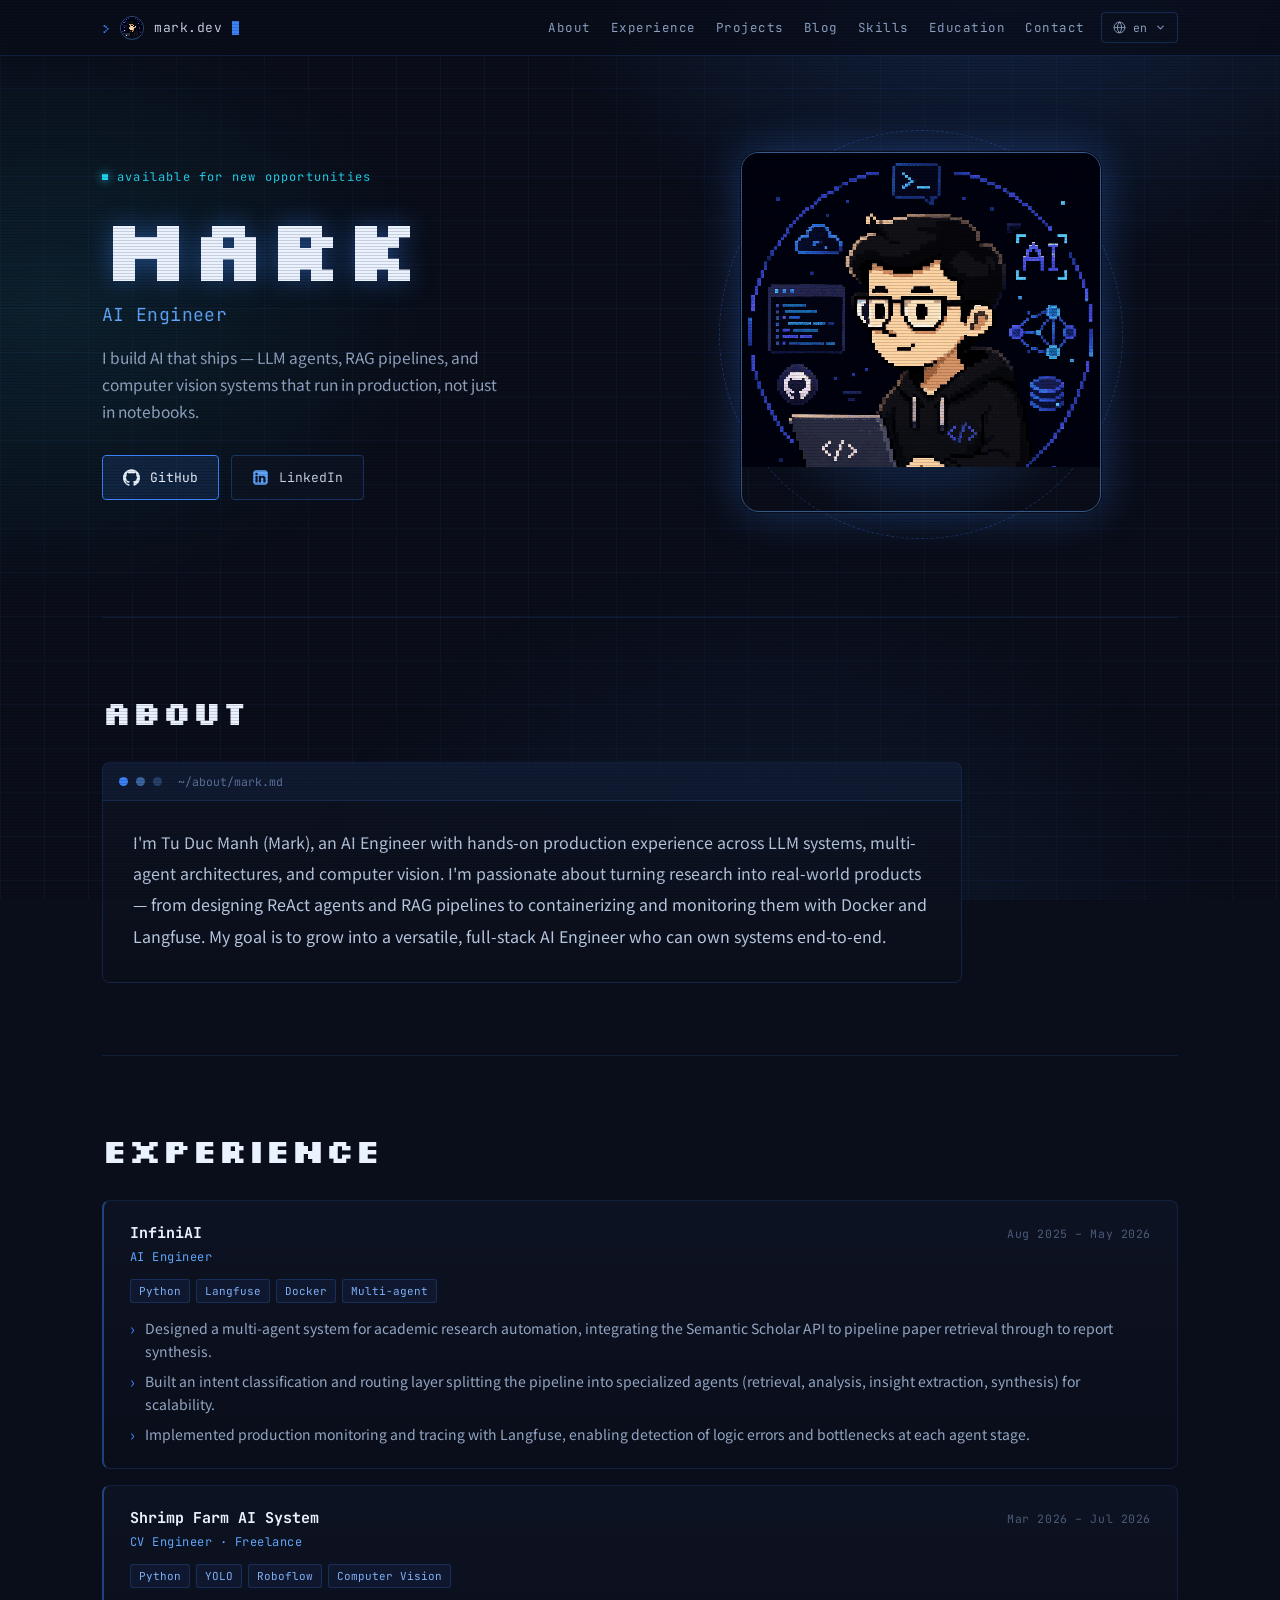
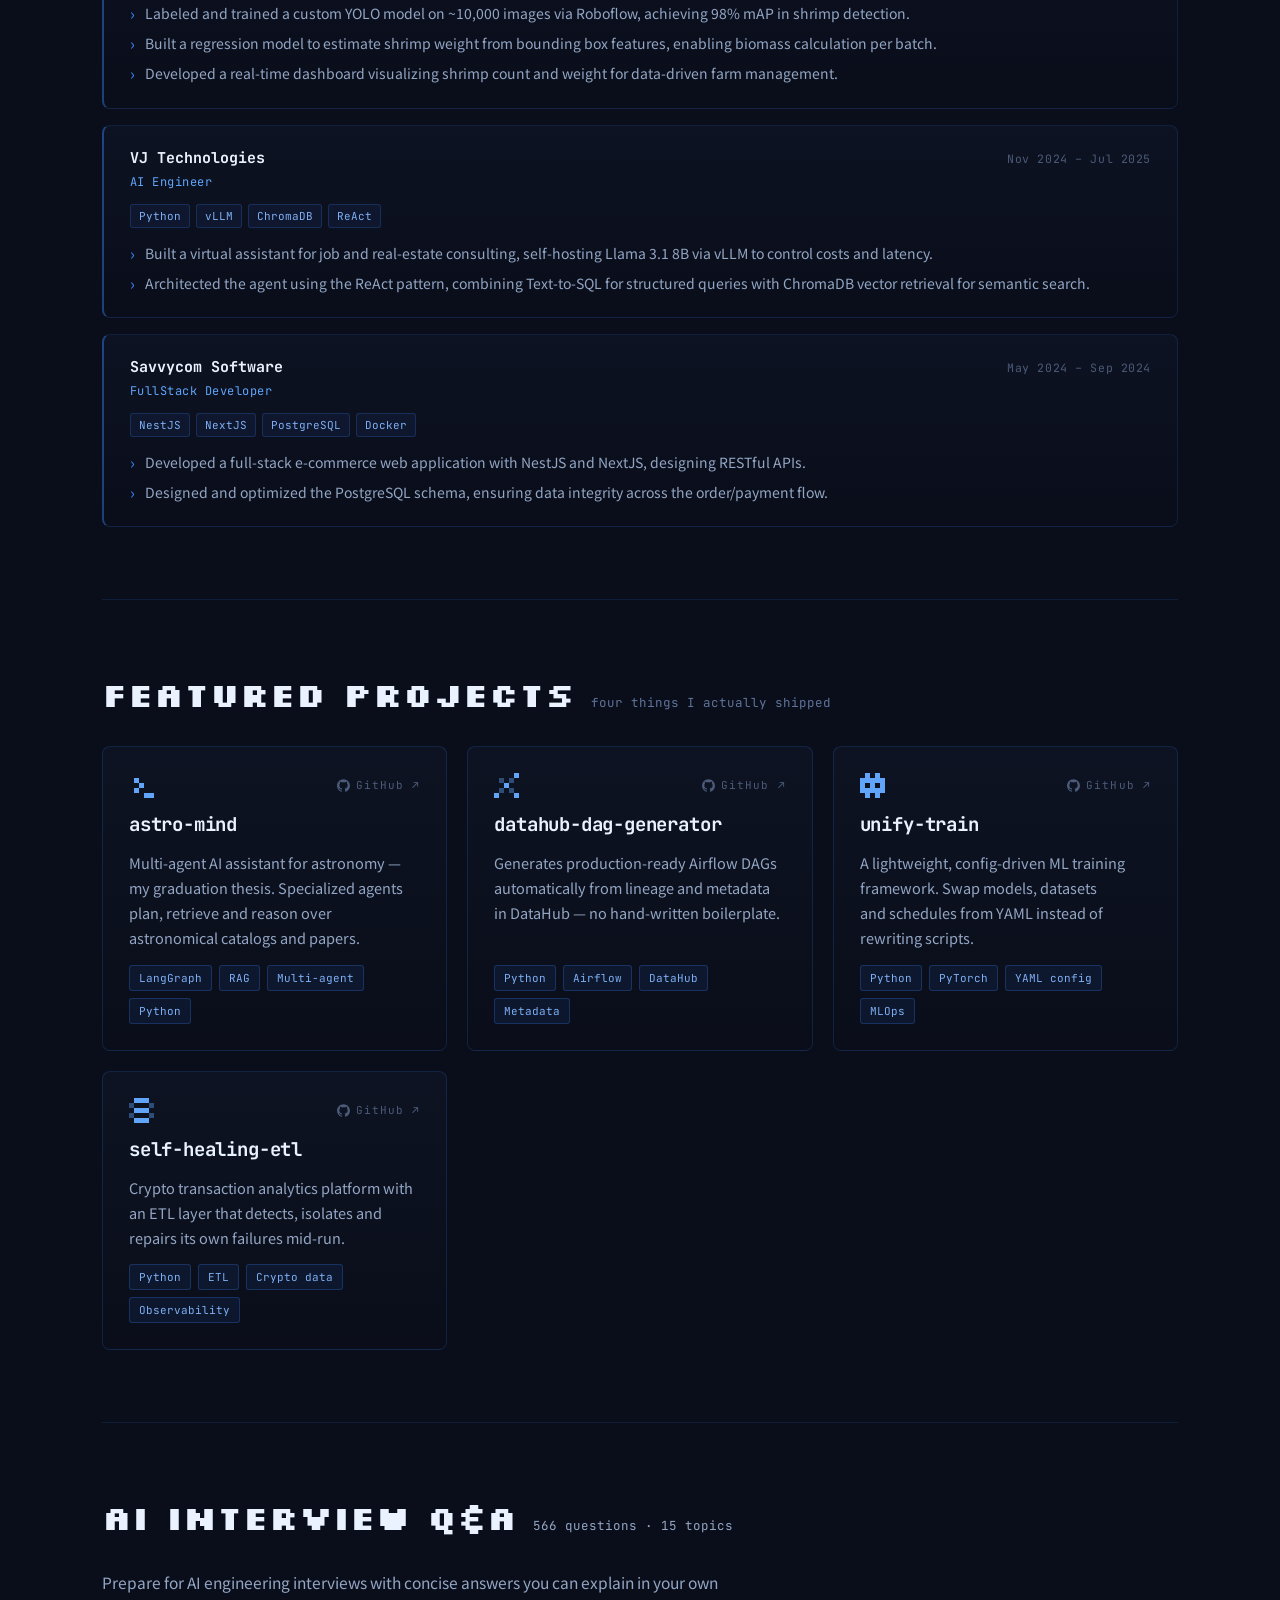
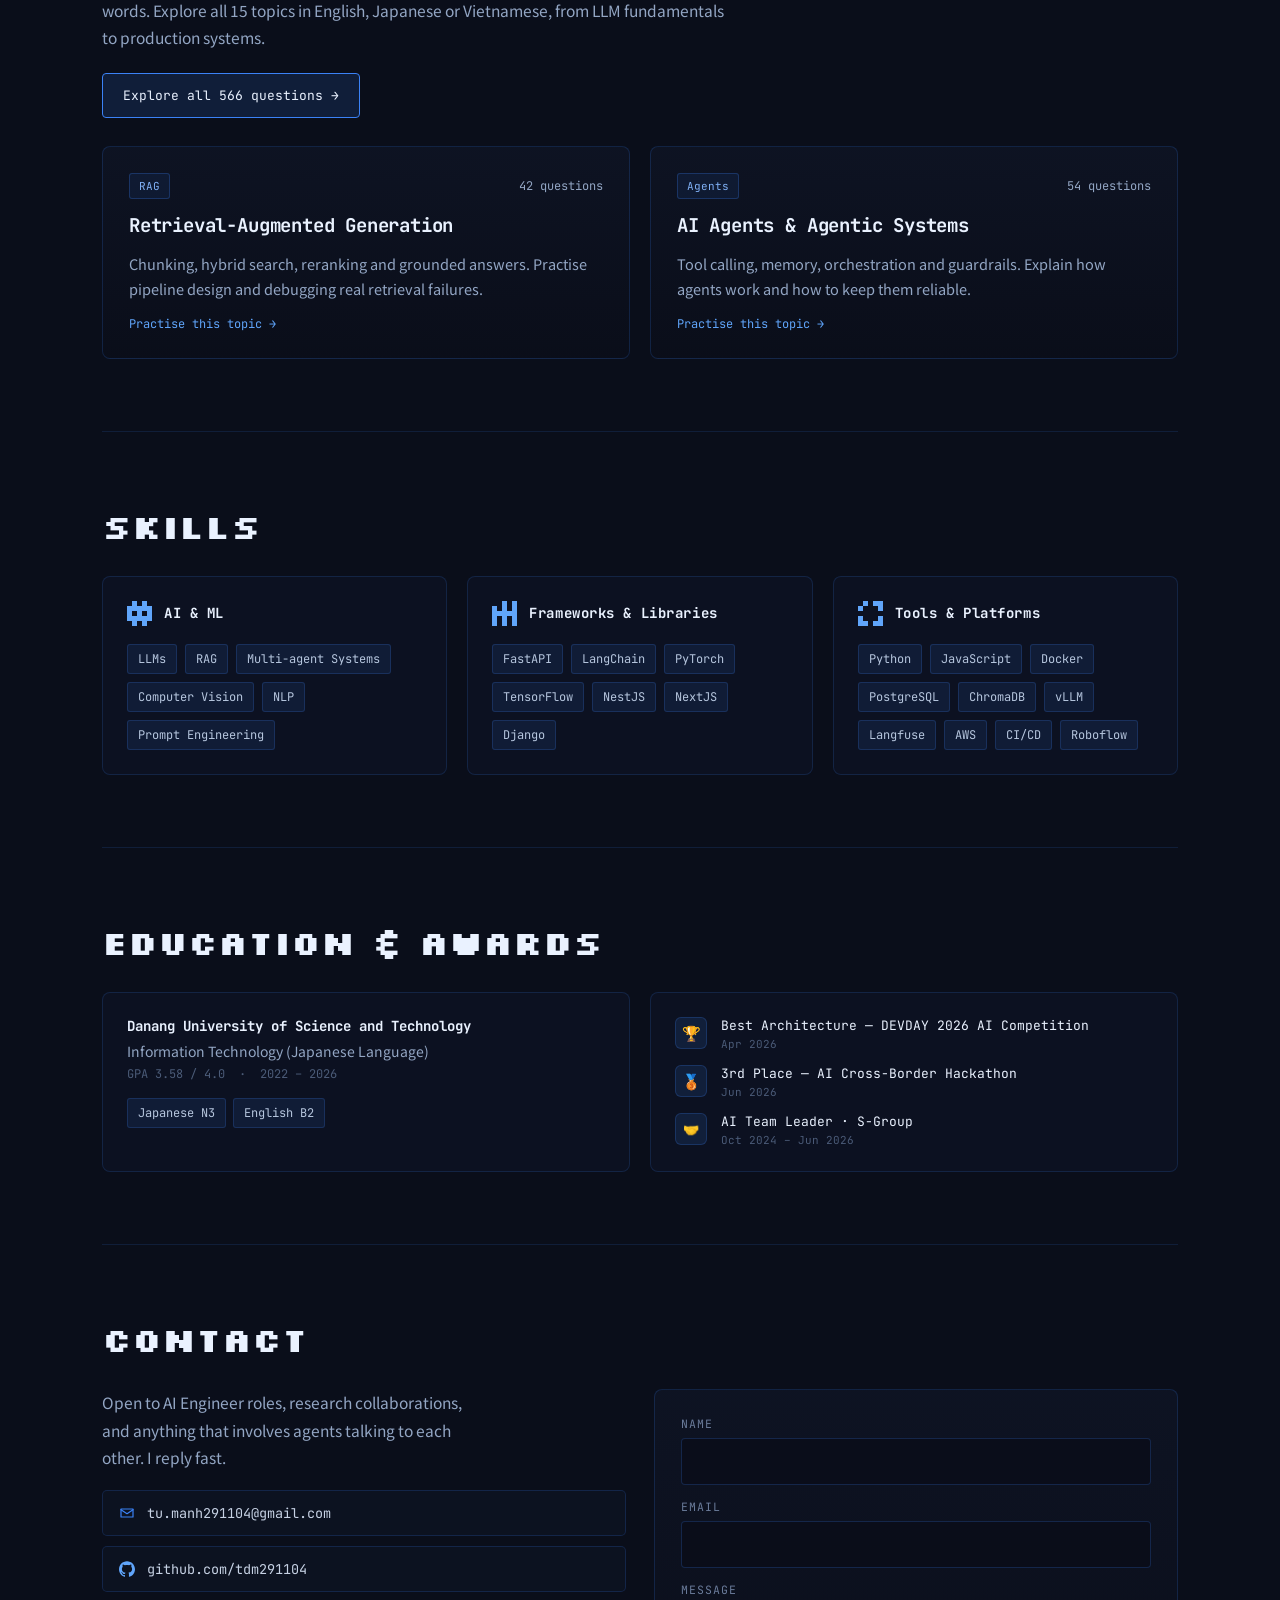
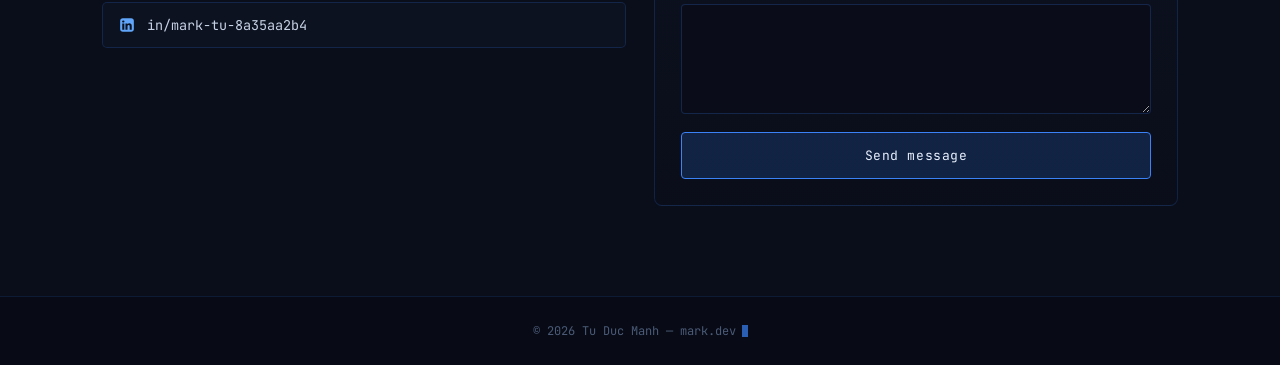
<file: index.html>
<!DOCTYPE html>
<html lang="en">
<head>
  <meta charset="utf-8">
  <meta name="viewport" content="width=device-width, initial-scale=1">
  <title>mark.dev</title>
  <link rel="icon" type="image/svg+xml" href="data:image/svg+xml,<svg xmlns='http://www.w3.org/2000/svg' viewBox='0 0 32 32'><rect width='32' height='32' rx='6' fill='%230a0e1a'/><text x='16' y='22' text-anchor='middle' font-family='monospace' font-size='20' font-weight='bold' fill='%2360a5fa'>M</text></svg>">
  <link rel="preconnect" href="https://fonts.googleapis.com">
  <link rel="preconnect" href="https://fonts.gstatic.com" crossorigin>
  <link href="https://fonts.googleapis.com/css2?family=Silkscreen:wght@400;700&family=JetBrains+Mono:wght@400;500;700&family=Noto+Sans+JP:wght@400;500;700&display=swap" rel="stylesheet">
  <style>
    *, *::before, *::after { box-sizing: border-box; margin: 0; padding: 0; }
    html, body { background: #0a0e1a; }
    html { overflow-x: clip; }
    body { -webkit-font-smoothing: antialiased; color: #c7d2e4; font-family: 'Noto Sans JP', 'Helvetica Neue', Helvetica, sans-serif; overflow-x: hidden; }
    a { color: #60a5fa; text-decoration: none; }
    a:hover { color: #93c5fd; }
    ::selection { background: rgba(59,130,246,.35); color: #eaf2ff; }
    ::placeholder { color: #4b5b78; }

    @keyframes blink  { 0%, 49% { opacity: 1 } 50%, 100% { opacity: 0 } }
    @keyframes floaty { 0%, 100% { transform: translateY(0) } 50% { transform: translateY(-8px) } }
    @keyframes ring   { 0% { transform: rotate(0deg) } 100% { transform: rotate(360deg) } }

    /* Backgrounds */
    .bg-grid {
      position: fixed; inset: 0; pointer-events: none; z-index: 0;
      background-image: linear-gradient(rgba(59,130,246,.055) 1px, transparent 1px),
                        linear-gradient(90deg, rgba(59,130,246,.055) 1px, transparent 1px);
      background-size: 44px 44px;
    }
    .bg-glow {
      position: fixed; inset: 0; pointer-events: none; z-index: 0;
      background: radial-gradient(680px 480px at 78% -6%,  rgba(59,130,246,.20), transparent 70%),
                  radial-gradient(560px 420px at 4%  34%,  rgba(34,211,238,.10), transparent 70%),
                  radial-gradient(700px 600px at 60% 108%, rgba(59,130,246,.10), transparent 70%);
    }
    .bg-scanlines {
      position: fixed; inset: 0; pointer-events: none; z-index: 40; opacity: .5;
      background: repeating-linear-gradient(to bottom, rgba(0,0,0,.30) 0 1px, transparent 1px 3px);
    }

    /* ── Nav ── */
    nav {
      position: sticky; top: 0; z-index: 30;
      backdrop-filter: blur(10px);
      background: rgba(10,14,26,.78);
      border-bottom: 1px solid rgba(59,130,246,.16);
    }
    .nav-inner {
      max-width: 1120px; margin: 0 auto; padding: 12px 22px;
      display: flex; align-items: center; gap: 16px; flex-wrap: nowrap;
    }
    .nav-logo { display: flex; align-items: center; gap: 10px; color: #eaf2ff; flex-shrink: 0; }
    .nav-logo .prompt { font-family: 'Silkscreen', monospace; font-size: 13px; color: #3b82f6; }
    .nav-logo .handle { font-family: 'JetBrains Mono', monospace; font-size: 13px; letter-spacing: .04em; color: #c7d2e4; }
    .nav-avatar { width: 24px; height: 24px; border-radius: 50%; object-fit: cover; border: 1px solid rgba(96,165,250,.45); image-rendering: pixelated; flex-shrink: 0; }
    .nav-cursor { width: 7px; height: 14px; background: #3b82f6; animation: blink 1.1s steps(1) infinite; display: inline-block; }
    .nav-spacer { flex: 1; }
    .nav-links { display: flex; align-items: center; gap: 20px; flex-wrap: nowrap; font-family: 'JetBrains Mono', monospace; font-size: 12.5px; letter-spacing: .04em; }
    .nav-links a { color: #8ea3c4; transition: color .2s; white-space: nowrap; }
    .nav-links a:hover { color: #60a5fa; }
    .nav-links a.active { color: #60a5fa; }

    /* Hamburger */
    .hamburger {
      display: none; flex-direction: column; justify-content: center; gap: 5px;
      cursor: pointer; background: none;
      border: 1px solid rgba(59,130,246,.28); border-radius: 4px;
      padding: 8px 9px; flex-shrink: 0;
      transition: border-color .2s;
    }
    .hamburger:hover { border-color: rgba(59,130,246,.55); }
    .hamburger span { display: block; width: 18px; height: 1.5px; background: #8ea3c4; transition: transform .22s ease, opacity .22s ease; }
    .hamburger.open span:nth-child(1) { transform: translateY(6.5px) rotate(45deg); }
    .hamburger.open span:nth-child(2) { opacity: 0; }
    .hamburger.open span:nth-child(3) { transform: translateY(-6.5px) rotate(-45deg); }

    /* Lang switcher */
    .lang-switcher { position: relative; flex-shrink: 0; }
    .lang-trigger {
      display: flex; align-items: center; gap: 7px;
      border: 1px solid rgba(59,130,246,.28); border-radius: 4px;
      padding: 7px 11px; cursor: pointer;
      background: transparent; color: #8ea3c4;
      font-family: 'JetBrains Mono', monospace; font-size: 11.5px; letter-spacing: .06em;
      transition: border-color .2s, color .2s; white-space: nowrap;
    }
    .lang-trigger:hover { border-color: rgba(59,130,246,.55); color: #eaf2ff; }
    .lang-trigger > svg:last-child { transition: transform .2s; }
    .lang-switcher.open .lang-trigger { border-color: #3b82f6; color: #eaf2ff; }
    .lang-switcher.open .lang-trigger > svg:last-child { transform: rotate(180deg); }
    .lang-dropdown {
      position: absolute; top: calc(100% + 6px); right: 0;
      width: 100%;
      border: 1px solid rgba(59,130,246,.28); border-radius: 4px;
      background: rgba(10,14,26,.96); backdrop-filter: blur(12px);
      overflow: hidden;
      opacity: 0; transform: translateY(-6px); pointer-events: none;
      transition: opacity .18s ease, transform .18s ease;
      z-index: 50;
    }
    .lang-switcher.open .lang-dropdown { opacity: 1; transform: translateY(0); pointer-events: auto; }
    .lang-opt {
      display: flex; align-items: center; gap: 7px;
      padding: 7px 11px; cursor: pointer;
      font-family: 'JetBrains Mono', monospace; font-size: 11.5px; letter-spacing: .06em;
      color: #7f93b4; transition: background .15s, color .15s;
    }
    .lang-opt:hover { background: rgba(59,130,246,.12); color: #eaf2ff; }
    .lang-opt.active { color: #eaf2ff; }
    .lang-opt .dot { width: 5px; height: 5px; border-radius: 50%; background: transparent; flex-shrink: 0; transition: background .15s; }
    .lang-opt.active .dot { background: #3b82f6; box-shadow: 0 0 6px #3b82f6; }

    /* Mobile nav */
    @media (max-width: 1050px) {
      .nav-links {
        display: none;
        position: absolute; top: 100%; left: 0; right: 0;
        flex-direction: column; gap: 0; align-items: stretch;
        background: rgba(8,11,20,.97); backdrop-filter: blur(12px);
        border-bottom: 1px solid rgba(59,130,246,.18);
        padding: 6px 0; z-index: 29;
      }
      .nav-links.open { display: flex; }
      .nav-links a { padding: 13px 22px; font-size: 14px; border-bottom: 1px solid rgba(59,130,246,.07); }
      .hamburger { display: flex; }
    }

    /* Main */
    main { position: relative; z-index: 1; max-width: 1120px; margin: 0 auto; padding: 0 22px 90px; }

    /* Scroll offset for sticky nav */
    .section { scroll-margin-top: 72px; }

    /* Hero */
    .hero { display: grid; grid-template-columns: repeat(auto-fit, minmax(300px, 1fr)); gap: 46px; align-items: center; padding: clamp(48px,8vw,96px) 0 clamp(56px,8vw,100px); }
    .status-badge { display: flex; align-items: center; gap: 9px; font-family: 'JetBrains Mono', monospace; font-size: 12px; color: #22d3ee; letter-spacing: .10em; margin-bottom: 20px; }
    .status-dot { width: 6px; height: 6px; background: #22d3ee; box-shadow: 0 0 10px #22d3ee; flex-shrink: 0; }
    h1.name { font-family: 'Silkscreen', monospace; font-weight: 700; font-size: clamp(46px,11vw,88px); line-height: .96; margin-bottom: 14px; color: #eaf2ff; text-shadow: 0 0 26px rgba(59,130,246,.45); }
    .role { font-family: 'JetBrains Mono', monospace; font-size: clamp(14px,2.1vw,18px); color: #60a5fa; margin-bottom: 18px; letter-spacing: .02em; }
    .tagline { max-width: 46ch; font-size: 15.5px; line-height: 1.75; color: #93a6c4; margin-bottom: 30px; text-wrap: pretty; }
    .hero-btns { display: flex; flex-wrap: wrap; gap: 12px; }

    .cta-primary {
      display: inline-flex; align-items: center; gap: 10px;
      padding: 13px 20px; border: 1px solid #3b82f6;
      background: rgba(59,130,246,.14); color: #eaf2ff;
      font-family: 'JetBrains Mono', monospace; font-size: 13px; border-radius: 4px;
      transition: box-shadow .25s, transform .25s, background .25s;
    }
    .cta-primary:hover { box-shadow: 0 0 24px rgba(59,130,246,.5); background: rgba(59,130,246,.26); transform: translateY(-2px); color: #eaf2ff; }
    .cta-secondary {
      display: inline-flex; align-items: center; gap: 10px;
      padding: 13px 20px; border: 1px solid rgba(59,130,246,.3);
      background: rgba(14,20,36,.7); color: #c7d2e4;
      font-family: 'JetBrains Mono', monospace; font-size: 13px; border-radius: 4px;
      transition: box-shadow .25s, transform .25s, border-color .25s;
    }
    .cta-secondary:hover { box-shadow: 0 0 20px rgba(59,130,246,.32); border-color: #3b82f6; transform: translateY(-2px); color: #c7d2e4; }

    /* Avatar */
    .avatar-wrap { display: flex; justify-content: center; }
    .avatar-float { position: relative; width: min(360px,82vw); aspect-ratio: 1; animation: floaty 7s ease-in-out infinite; }
    .avatar-ring  { position: absolute; inset: -22px; border: 1px dashed rgba(59,130,246,.30); border-radius: 50%; animation: ring 46s linear infinite; }
    .avatar-glow  { position: absolute; inset: -6px; border-radius: 22px; background: radial-gradient(circle at 50% 50%, rgba(59,130,246,.55), rgba(59,130,246,0) 72%); filter: blur(14px); }
    .avatar-img   { position: relative; width: 100%; height: 100%; object-fit: cover; border-radius: 18px; border: 1px solid rgba(96,165,250,.5); image-rendering: pixelated; box-shadow: 0 0 0 1px rgba(10,14,26,.9), 0 0 44px rgba(59,130,246,.35); }

    /* Sections */
    .section { padding: clamp(40px,6vw,72px) 0; border-top: 1px solid rgba(59,130,246,.14); }
    .section h2 { font-family: 'Silkscreen', monospace; font-size: clamp(24px,4vw,34px); color: #eaf2ff; margin-bottom: 28px; }

    /* About */
    .terminal-card { border: 1px solid rgba(59,130,246,.18); border-radius: 8px; background: linear-gradient(180deg, rgba(14,20,36,.86), rgba(10,14,26,.86)); overflow: hidden; max-width: 860px; }
    .terminal-bar  { display: flex; align-items: center; gap: 8px; padding: 11px 16px; border-bottom: 1px solid rgba(59,130,246,.16); background: rgba(59,130,246,.07); }
    .terminal-dot  { width: 9px; height: 9px; border-radius: 50%; }
    .terminal-dot-1 { background: #3b82f6; }
    .terminal-dot-2 { background: rgba(96,165,250,.55); }
    .terminal-dot-3 { background: rgba(96,165,250,.28); }
    .terminal-path { margin-left: 8px; font-family: 'JetBrains Mono', monospace; font-size: 11.5px; color: #5f739a; }
    .terminal-body { margin: 0; padding: 26px clamp(18px,3vw,30px) 30px; font-size: 16px; line-height: 1.95; color: #b6c6de; text-wrap: pretty; }

    /* Experience */
    .exp-list { display: flex; flex-direction: column; gap: 16px; }
    .exp-card {
      padding: 22px 26px; border: 1px solid rgba(59,130,246,.16); border-radius: 8px;
      background: linear-gradient(180deg, rgba(14,20,36,.88), rgba(10,14,26,.88));
      border-left: 2px solid rgba(59,130,246,.45);
      transition: border-left-color .25s, box-shadow .25s;
    }
    .exp-card:hover { border-left-color: #3b82f6; box-shadow: 0 0 28px rgba(59,130,246,.12); }
    .exp-header  { display: flex; flex-wrap: wrap; align-items: baseline; justify-content: space-between; gap: 10px; margin-bottom: 6px; }
    .exp-company { font-family: 'JetBrains Mono', monospace; font-weight: 700; font-size: 15px; color: #eaf2ff; }
    .exp-period  { font-family: 'JetBrains Mono', monospace; font-size: 11.5px; color: #4b5b78; letter-spacing: .05em; }
    .exp-role    { font-family: 'JetBrains Mono', monospace; font-size: 12px; color: #60a5fa; letter-spacing: .04em; margin-bottom: 14px; }
    .exp-tags    { display: flex; flex-wrap: wrap; gap: 6px; margin-bottom: 14px; }
    .exp-tag     { font-family: 'JetBrains Mono', monospace; font-size: 11px; padding: 4px 8px; border: 1px solid rgba(59,130,246,.22); border-radius: 3px; color: #7fb0f5; background: rgba(59,130,246,.07); }
    .exp-bullets { display: flex; flex-direction: column; gap: 7px; list-style: none; }
    .exp-bullets li { display: flex; gap: 10px; font-size: 14px; line-height: 1.65; color: #93a6c4; }
    .exp-bullets li::before { content: '›'; color: #3b82f6; font-size: 16px; flex-shrink: 0; line-height: 1.4; }

    /* Projects */
    .projects-header { display: flex; flex-wrap: wrap; align-items: baseline; gap: 16px; margin-bottom: 30px; }
    .projects-header h2 { margin-bottom: 0; }
    .projects-note { font-family: 'JetBrains Mono', monospace; font-size: 12.5px; color: #5f739a; }
    .projects-grid { display: grid; grid-template-columns: repeat(auto-fit, minmax(290px, 1fr)); gap: 20px; }
    .project-card {
      display: flex; flex-direction: column; gap: 14px;
      padding: 26px; border: 1px solid rgba(59,130,246,.18); border-radius: 8px;
      background: linear-gradient(180deg, rgba(14,20,36,.9), rgba(10,14,26,.9));
      color: #c7d2e4; transition: transform .28s, box-shadow .28s, border-color .28s;
    }
    .project-card:hover { transform: translateY(-5px); border-color: rgba(96,165,250,.65); box-shadow: 0 14px 40px rgba(3,7,18,.7), 0 0 26px rgba(59,130,246,.28); color: #c7d2e4; }
    .project-card-header { display: flex; align-items: center; justify-content: space-between; gap: 12px; }
    .project-gh-link { display: inline-flex; align-items: center; gap: 6px; font-family: 'JetBrains Mono', monospace; font-size: 11px; color: #4b5b78; letter-spacing: .1em; }
    .project-card h3 { font-family: 'JetBrains Mono', monospace; font-weight: 700; font-size: 19px; color: #eaf2ff; letter-spacing: -.01em; }
    .project-desc { font-size: 14.5px; line-height: 1.72; color: #93a6c4; flex: 1; text-wrap: pretty; }
    .tags { display: flex; flex-wrap: wrap; gap: 7px; }
    .tag { font-family: 'JetBrains Mono', monospace; font-size: 11px; padding: 5px 9px; border: 1px solid rgba(59,130,246,.26); border-radius: 3px; color: #7fb0f5; background: rgba(59,130,246,.08); }

    /* Pixel-art icon */
    .pico { position: relative; width: 25px; height: 25px; display: inline-block; flex-shrink: 0; }
    .pico span { position: absolute; width: 5px; height: 5px; }

    /* Interview question bank preview */
    .blog-note { color: #93a6c4; }
    .blog-intro { max-width: 70ch; margin-bottom: 22px; }
    .blog-entry { margin-bottom: 28px; }
    .blog-count { font-family: 'JetBrains Mono', monospace; font-size: 12px; color: #93a6c4; }
    .blog-topic-link { font-family: 'JetBrains Mono', monospace; font-size: 12px; color: #60a5fa; }
    #blog a:focus-visible { outline: 2px solid #93c5fd; outline-offset: 5px; }

    /* Skills */
    .skills-grid { display: grid; grid-template-columns: repeat(auto-fit, minmax(270px, 1fr)); gap: 20px; }
    .skill-card { padding: 24px; border: 1px solid rgba(59,130,246,.16); border-radius: 8px; background: rgba(14,20,36,.72); }
    .skill-card-header { display: flex; align-items: center; gap: 12px; margin-bottom: 18px; }
    .skill-card h3 { font-family: 'JetBrains Mono', monospace; font-size: 14px; color: #eaf2ff; letter-spacing: .04em; }
    .skill-tags { display: flex; flex-wrap: wrap; gap: 8px; }
    .skill-tag { font-family: 'JetBrains Mono', monospace; font-size: 12px; padding: 6px 10px; border-radius: 3px; color: #b6c6de; background: rgba(59,130,246,.10); border: 1px solid rgba(59,130,246,.20); }

    /* Education & Awards */
    .edu-grid { display: grid; grid-template-columns: repeat(auto-fit, minmax(280px, 1fr)); gap: 20px; }
    .edu-card { padding: 24px; border: 1px solid rgba(59,130,246,.16); border-radius: 8px; background: rgba(14,20,36,.72); }
    .edu-school { font-family: 'JetBrains Mono', monospace; font-weight: 700; font-size: 14px; color: #eaf2ff; margin-bottom: 6px; }
    .edu-degree { font-size: 14px; color: #93a6c4; margin-bottom: 5px; }
    .edu-meta   { font-family: 'JetBrains Mono', monospace; font-size: 12px; color: #4b5b78; }
    .edu-lang-tags { margin-top: 16px; display: flex; flex-wrap: wrap; gap: 7px; }
    .award-list { display: flex; flex-direction: column; gap: 14px; }
    .award-item { display: flex; gap: 14px; align-items: flex-start; }
    .award-icon { width: 32px; height: 32px; border-radius: 6px; background: rgba(59,130,246,.12); border: 1px solid rgba(59,130,246,.22); display: flex; align-items: center; justify-content: center; flex-shrink: 0; font-size: 15px; }
    .award-name { font-family: 'JetBrains Mono', monospace; font-size: 13px; color: #eaf2ff; margin-bottom: 3px; }
    .award-date { font-family: 'JetBrains Mono', monospace; font-size: 11px; color: #4b5b78; }

    /* Contact */
    .contact-grid { display: grid; grid-template-columns: repeat(auto-fit, minmax(300px, 1fr)); gap: 28px; align-items: start; }
    .contact-info  { display: flex; flex-direction: column; gap: 18px; }
    .contact-note  { max-width: 42ch; font-size: 15.5px; line-height: 1.8; color: #93a6c4; text-wrap: pretty; }
    .contact-links { display: flex; flex-direction: column; gap: 10px; font-family: 'JetBrains Mono', monospace; font-size: 13.5px; }
    .contact-link {
      display: flex; gap: 12px; align-items: center;
      padding: 13px 16px; border: 1px solid rgba(59,130,246,.18); border-radius: 5px;
      background: rgba(14,20,36,.7); color: #c7d2e4;
      transition: border-color .25s, box-shadow .25s, color .25s;
    }
    .contact-link:hover { border-color: #60a5fa; box-shadow: 0 0 18px rgba(59,130,246,.28); color: #eaf2ff; }
    .contact-link svg { flex-shrink: 0; }
    .contact-form {
      display: flex; flex-direction: column; gap: 14px;
      padding: 26px; border: 1px solid rgba(59,130,246,.18); border-radius: 8px;
      background: linear-gradient(180deg, rgba(14,20,36,.9), rgba(10,14,26,.9));
    }
    .form-label { display: flex; flex-direction: column; gap: 7px; font-family: 'JetBrains Mono', monospace; font-size: 11.5px; color: #6b7c9b; letter-spacing: .08em; }
    .form-input {
      font-family: 'Noto Sans JP', sans-serif; font-size: 14.5px;
      padding: 12px 14px; border-radius: 4px;
      border: 1px solid rgba(59,130,246,.22); background: rgba(10,14,26,.9);
      color: #eaf2ff; outline: none;
      transition: border-color .2s, box-shadow .2s;
    }
    .form-input:focus { border-color: #60a5fa; box-shadow: 0 0 0 3px rgba(59,130,246,.16); }
    .form-textarea { resize: vertical; }
    .submit-btn {
      margin-top: 4px; cursor: pointer;
      padding: 14px 18px; border-radius: 4px;
      border: 1px solid #3b82f6; background: rgba(59,130,246,.18);
      color: #eaf2ff; font-family: 'JetBrains Mono', monospace; font-size: 13px; letter-spacing: .04em;
      transition: box-shadow .25s, background .25s;
    }
    .submit-btn:hover { background: rgba(59,130,246,.32); box-shadow: 0 0 24px rgba(59,130,246,.45); }
    .form-sent { font-family: 'JetBrains Mono', monospace; font-size: 12.5px; color: #22d3ee; display: none; }
    .form-sent.visible { display: block; }
    .form-error { font-family: 'JetBrains Mono', monospace; font-size: 11.5px; color: rgba(239,68,68,.8); display: none; margin-top: -6px; }
    .form-error.visible { display: block; }

    /* Footer */
    footer { position: relative; z-index: 1; border-top: 1px solid rgba(59,130,246,.14); background: rgba(8,11,20,.7); }
    .footer-inner {
      max-width: 1120px; margin: 0 auto; padding: 26px 22px;
      display: flex; justify-content: center; align-items: center;
      font-family: 'JetBrains Mono', monospace; font-size: 12px; color: #4b5b78;
    }
    .footer-cursor { width: 6px; height: 12px; background: rgba(59,130,246,.7); animation: blink 1.2s steps(1) infinite; display: inline-block; vertical-align: middle; margin-left: 6px; }

    /* Reveal */
    [data-reveal] { transition: opacity .75s ease, transform .75s cubic-bezier(.2,.7,.3,1); }
    [data-reveal].hidden { opacity: 0; transform: translateY(22px); }

    @media (prefers-reduced-motion: reduce) {
      [data-reveal] { transition: none; }
      .avatar-float, .avatar-ring, .nav-cursor, .footer-cursor { animation: none; }
    }
  </style>
</head>
<body>
  <div class="bg-grid"></div>
  <div class="bg-glow"></div>
  <div class="bg-scanlines"></div>

  <nav>
    <div class="nav-inner">
      <a href="#top" class="nav-logo">
        <span class="prompt">&gt;</span>
        <img src="assets/avatar_pixel.png" alt="" class="nav-avatar" aria-hidden="true">
        <span class="handle">mark.dev</span>
        <span class="nav-cursor"></span>
      </a>
      <div class="nav-spacer"></div>
      <div class="nav-links" id="nav-links">
        <a href="#about"      data-t="navAbout"></a>
        <a href="#experience" data-t="navExp"></a>
        <a href="#projects"   data-t="navProjects"></a>
        <a href="#blog" data-t="navBlog"></a>
        <a href="#skills"     data-t="navSkills"></a>
        <a href="#education"  data-t="navEdu"></a>
        <a href="#contact"    data-t="navContact"></a>
      </div>
      <button type="button" class="hamburger" id="hamburger" aria-label="Menu" aria-expanded="false">
        <span></span><span></span><span></span>
      </button>
      <div class="lang-switcher" id="lang-switcher">
        <button type="button" class="lang-trigger" id="lang-trigger" aria-haspopup="listbox" aria-expanded="false">
          <svg viewBox="0 0 24 24" width="13" height="13" fill="none" stroke="currentColor" stroke-width="1.8" stroke-linecap="round" stroke-linejoin="round" aria-hidden="true"><circle cx="12" cy="12" r="10"/><path d="M2 12h20M12 2a15.3 15.3 0 0 1 4 10 15.3 15.3 0 0 1-4 10 15.3 15.3 0 0 1-4-10 15.3 15.3 0 0 1 4-10z"/></svg>
          <span id="lang-label">en</span>
          <svg viewBox="0 0 24 24" width="11" height="11" fill="none" stroke="currentColor" stroke-width="2.2" stroke-linecap="round" stroke-linejoin="round" aria-hidden="true"><path d="M6 9l6 6 6-6"/></svg>
        </button>
        <div class="lang-dropdown" role="listbox">
          <div class="lang-opt active" data-lang="en" role="option"><span class="dot"></span>en</div>
          <div class="lang-opt"        data-lang="vi" role="option"><span class="dot"></span>vi</div>
          <div class="lang-opt"        data-lang="jp" role="option"><span class="dot"></span>jp</div>
        </div>
      </div>
    </div>
  </nav>

  <main id="top">

    <section class="hero" data-reveal>
      <div>
        <div class="status-badge"><span class="status-dot"></span><span data-t="status"></span></div>
        <h1 class="name">Mark</h1>
        <p class="role"    data-t="role"></p>
        <p class="tagline" data-t="tagline"></p>
        <div class="hero-btns">
          <a href="https://github.com/tdm291104" target="_blank" rel="noopener" class="cta-primary">
            <svg viewBox="0 0 24 24" width="17" height="17" aria-hidden="true" style="display:block;fill:currentColor"><path d="M12 .297c-6.63 0-12 5.373-12 12 0 5.303 3.438 9.8 8.205 11.385.6.113.82-.258.82-.577 0-.285-.01-1.04-.015-2.04-3.338.724-4.042-1.61-4.042-1.61C4.422 18.07 3.633 17.7 3.633 17.7c-1.087-.744.084-.729.084-.729 1.205.084 1.838 1.236 1.838 1.236 1.07 1.835 2.809 1.305 3.495.998.108-.776.417-1.305.76-1.605-2.665-.3-5.466-1.332-5.466-5.93 0-1.31.465-2.38 1.235-3.22-.135-.303-.54-1.523.105-3.176 0 0 1.005-.322 3.3 1.23.96-.267 1.98-.399 3-.405 1.02.006 2.04.138 3 .405 2.28-1.552 3.285-1.23 3.285-1.23.645 1.653.24 2.873.12 3.176.765.84 1.23 1.91 1.23 3.22 0 4.61-2.805 5.625-5.475 5.92.42.36.81 1.096.81 2.22 0 1.606-.015 2.896-.015 3.286 0 .315.21.69.825.57C20.565 22.092 24 17.592 24 12.297c0-6.627-5.373-12-12-12"/></svg>
            GitHub
          </a>
          <a href="https://www.linkedin.com/in/mark-tu-8a35aa2b4" target="_blank" rel="noopener" class="cta-secondary">
            <svg viewBox="0 0 1792 1792" width="17" height="17" aria-hidden="true" style="display:block;fill:#60a5fa"><path d="M365 1414h231v-694h-231v694zm246-908q-1-52-36-86t-93-34-94.5 34-36.5 86q0 51 35.5 85.5t92.5 34.5h1q59 0 95-34.5t36-85.5zm585 908h231v-398q0-154-73-233t-193-79q-136 0-209 117h2v-101h-231q3 66 0 694h231v-388q0-38 7-56 15-35 45-59.5t74-24.5q116 0 116 157v371zm468-998v960q0 119-84.5 203.5t-203.5 84.5h-960q-119 0-203.5-84.5t-84.5-203.5v-960q0-119 84.5-203.5t203.5-84.5h960q119 0 203.5 84.5t84.5 203.5z"/></svg>
            LinkedIn
          </a>
        </div>
      </div>
      <div class="avatar-wrap">
        <div class="avatar-float">
          <div class="avatar-ring"></div>
          <div class="avatar-glow"></div>
          <img src="assets/avatar_pixel.png" alt="Mark, pixel art avatar" class="avatar-img">
        </div>
      </div>
    </section>

    <section id="about" class="section" data-reveal>
      <h2 data-t="aboutTitle"></h2>
      <div class="terminal-card">
        <div class="terminal-bar">
          <span class="terminal-dot terminal-dot-1"></span>
          <span class="terminal-dot terminal-dot-2"></span>
          <span class="terminal-dot terminal-dot-3"></span>
          <span class="terminal-path">~/about/mark.md</span>
        </div>
        <p class="terminal-body" data-t="aboutBody"></p>
      </div>
    </section>

    <section id="experience" class="section" data-reveal>
      <h2 data-t="expTitle"></h2>
      <div class="exp-list">

        <div class="exp-card">
          <div class="exp-header">
            <span class="exp-company">InfiniAI</span>
            <span class="exp-period">Aug 2025 – May 2026</span>
          </div>
          <div class="exp-role" data-t="exp1Role"></div>
          <div class="exp-tags">
            <span class="exp-tag">Python</span><span class="exp-tag">Langfuse</span>
            <span class="exp-tag">Docker</span><span class="exp-tag">Multi-agent</span>
          </div>
          <ul class="exp-bullets">
            <li data-t="exp1b1"></li>
            <li data-t="exp1b2"></li>
            <li data-t="exp1b3"></li>
          </ul>
        </div>

        <div class="exp-card">
          <div class="exp-header">
            <span class="exp-company">Shrimp Farm AI System</span>
            <span class="exp-period">Mar 2026 – Jul 2026</span>
          </div>
          <div class="exp-role" data-t="exp2Role"></div>
          <div class="exp-tags">
            <span class="exp-tag">Python</span><span class="exp-tag">YOLO</span>
            <span class="exp-tag">Roboflow</span><span class="exp-tag">Computer Vision</span>
          </div>
          <ul class="exp-bullets">
            <li data-t="exp2b1"></li>
            <li data-t="exp2b2"></li>
            <li data-t="exp2b3"></li>
          </ul>
        </div>

        <div class="exp-card">
          <div class="exp-header">
            <span class="exp-company">VJ Technologies</span>
            <span class="exp-period">Nov 2024 – Jul 2025</span>
          </div>
          <div class="exp-role" data-t="exp3Role"></div>
          <div class="exp-tags">
            <span class="exp-tag">Python</span><span class="exp-tag">vLLM</span>
            <span class="exp-tag">ChromaDB</span><span class="exp-tag">ReAct</span>
          </div>
          <ul class="exp-bullets">
            <li data-t="exp3b1"></li>
            <li data-t="exp3b2"></li>
          </ul>
        </div>

        <div class="exp-card">
          <div class="exp-header">
            <span class="exp-company">Savvycom Software</span>
            <span class="exp-period">May 2024 – Sep 2024</span>
          </div>
          <div class="exp-role" data-t="exp4Role"></div>
          <div class="exp-tags">
            <span class="exp-tag">NestJS</span><span class="exp-tag">NextJS</span>
            <span class="exp-tag">PostgreSQL</span><span class="exp-tag">Docker</span>
          </div>
          <ul class="exp-bullets">
            <li data-t="exp4b1"></li>
            <li data-t="exp4b2"></li>
          </ul>
        </div>

      </div>
    </section>

    <section id="projects" class="section" data-reveal>
      <div class="projects-header">
        <h2 data-t="projectsTitle"></h2>
        <span class="projects-note" data-t="projectsNote"></span>
      </div>
      <div class="projects-grid">

        <a href="https://github.com/tdm291104/astro-mind" target="_blank" rel="noopener" class="project-card">
          <div class="project-card-header">
            <span class="pico"><span id="ico-term"></span></span>
            <span class="project-gh-link">
              <svg viewBox="0 0 24 24" width="13" height="13" aria-hidden="true" style="display:block;fill:currentColor"><path d="M12 .297c-6.63 0-12 5.373-12 12 0 5.303 3.438 9.8 8.205 11.385.6.113.82-.258.82-.577 0-.285-.01-1.04-.015-2.04-3.338.724-4.042-1.61-4.042-1.61C4.422 18.07 3.633 17.7 3.633 17.7c-1.087-.744.084-.729.084-.729 1.205.084 1.838 1.236 1.838 1.236 1.07 1.835 2.809 1.305 3.495.998.108-.776.417-1.305.76-1.605-2.665-.3-5.466-1.332-5.466-5.93 0-1.31.465-2.38 1.235-3.22-.135-.303-.54-1.523.105-3.176 0 0 1.005-.322 3.3 1.23.96-.267 1.98-.399 3-.405 1.02.006 2.04.138 3 .405 2.28-1.552 3.285-1.23 3.285-1.23.645 1.653.24 2.873.12 3.176.765.84 1.23 1.91 1.23 3.22 0 4.61-2.805 5.625-5.475 5.92.42.36.81 1.096.81 2.22 0 1.606-.015 2.896-.015 3.286 0 .315.21.69.825.57C20.565 22.092 24 17.592 24 12.297c0-6.627-5.373-12-12-12"/></svg>
              GitHub ↗
            </span>
          </div>
          <h3>astro-mind</h3>
          <p class="project-desc" data-t="p1"></p>
          <div class="tags">
            <span class="tag">LangGraph</span><span class="tag">RAG</span>
            <span class="tag">Multi-agent</span><span class="tag">Python</span>
          </div>
        </a>

        <a href="https://github.com/tdm291104/datahub-dag-generator" target="_blank" rel="noopener" class="project-card">
          <div class="project-card-header">
            <span class="pico"><span id="ico-net"></span></span>
            <span class="project-gh-link">
              <svg viewBox="0 0 24 24" width="13" height="13" aria-hidden="true" style="display:block;fill:currentColor"><path d="M12 .297c-6.63 0-12 5.373-12 12 0 5.303 3.438 9.8 8.205 11.385.6.113.82-.258.82-.577 0-.285-.01-1.04-.015-2.04-3.338.724-4.042-1.61-4.042-1.61C4.422 18.07 3.633 17.7 3.633 17.7c-1.087-.744.084-.729.084-.729 1.205.084 1.838 1.236 1.838 1.236 1.07 1.835 2.809 1.305 3.495.998.108-.776.417-1.305.76-1.605-2.665-.3-5.466-1.332-5.466-5.93 0-1.31.465-2.38 1.235-3.22-.135-.303-.54-1.523.105-3.176 0 0 1.005-.322 3.3 1.23.96-.267 1.98-.399 3-.405 1.02.006 2.04.138 3 .405 2.28-1.552 3.285-1.23 3.285-1.23.645 1.653.24 2.873.12 3.176.765.84 1.23 1.91 1.23 3.22 0 4.61-2.805 5.625-5.475 5.92.42.36.81 1.096.81 2.22 0 1.606-.015 2.896-.015 3.286 0 .315.21.69.825.57C20.565 22.092 24 17.592 24 12.297c0-6.627-5.373-12-12-12"/></svg>
              GitHub ↗
            </span>
          </div>
          <h3>datahub-dag-generator</h3>
          <p class="project-desc" data-t="p2"></p>
          <div class="tags">
            <span class="tag">Python</span><span class="tag">Airflow</span>
            <span class="tag">DataHub</span><span class="tag">Metadata</span>
          </div>
        </a>

        <a href="https://github.com/tdm291104/unify-train" target="_blank" rel="noopener" class="project-card">
          <div class="project-card-header">
            <span class="pico"><span id="ico-chip"></span></span>
            <span class="project-gh-link">
              <svg viewBox="0 0 24 24" width="13" height="13" aria-hidden="true" style="display:block;fill:currentColor"><path d="M12 .297c-6.63 0-12 5.373-12 12 0 5.303 3.438 9.8 8.205 11.385.6.113.82-.258.82-.577 0-.285-.01-1.04-.015-2.04-3.338.724-4.042-1.61-4.042-1.61C4.422 18.07 3.633 17.7 3.633 17.7c-1.087-.744.084-.729.084-.729 1.205.084 1.838 1.236 1.838 1.236 1.07 1.835 2.809 1.305 3.495.998.108-.776.417-1.305.76-1.605-2.665-.3-5.466-1.332-5.466-5.93 0-1.31.465-2.38 1.235-3.22-.135-.303-.54-1.523.105-3.176 0 0 1.005-.322 3.3 1.23.96-.267 1.98-.399 3-.405 1.02.006 2.04.138 3 .405 2.28-1.552 3.285-1.23 3.285-1.23.645 1.653.24 2.873.12 3.176.765.84 1.23 1.91 1.23 3.22 0 4.61-2.805 5.625-5.475 5.92.42.36.81 1.096.81 2.22 0 1.606-.015 2.896-.015 3.286 0 .315.21.69.825.57C20.565 22.092 24 17.592 24 12.297c0-6.627-5.373-12-12-12"/></svg>
              GitHub ↗
            </span>
          </div>
          <h3>unify-train</h3>
          <p class="project-desc" data-t="p3"></p>
          <div class="tags">
            <span class="tag">Python</span><span class="tag">PyTorch</span>
            <span class="tag">YAML config</span><span class="tag">MLOps</span>
          </div>
        </a>

        <a href="https://github.com/tdm291104/self-healing-etl" target="_blank" rel="noopener" class="project-card">
          <div class="project-card-header">
            <span class="pico"><span id="ico-db"></span></span>
            <span class="project-gh-link">
              <svg viewBox="0 0 24 24" width="13" height="13" aria-hidden="true" style="display:block;fill:currentColor"><path d="M12 .297c-6.63 0-12 5.373-12 12 0 5.303 3.438 9.8 8.205 11.385.6.113.82-.258.82-.577 0-.285-.01-1.04-.015-2.04-3.338.724-4.042-1.61-4.042-1.61C4.422 18.07 3.633 17.7 3.633 17.7c-1.087-.744.084-.729.084-.729 1.205.084 1.838 1.236 1.838 1.236 1.07 1.835 2.809 1.305 3.495.998.108-.776.417-1.305.76-1.605-2.665-.3-5.466-1.332-5.466-5.93 0-1.31.465-2.38 1.235-3.22-.135-.303-.54-1.523.105-3.176 0 0 1.005-.322 3.3 1.23.96-.267 1.98-.399 3-.405 1.02.006 2.04.138 3 .405 2.28-1.552 3.285-1.23 3.285-1.23.645 1.653.24 2.873.12 3.176.765.84 1.23 1.91 1.23 3.22 0 4.61-2.805 5.625-5.475 5.92.42.36.81 1.096.81 2.22 0 1.606-.015 2.896-.015 3.286 0 .315.21.69.825.57C20.565 22.092 24 17.592 24 12.297c0-6.627-5.373-12-12-12"/></svg>
              GitHub ↗
            </span>
          </div>
          <h3>self-healing-etl</h3>
          <p class="project-desc" data-t="p4"></p>
          <div class="tags">
            <span class="tag">Python</span><span class="tag">ETL</span>
            <span class="tag">Crypto data</span><span class="tag">Observability</span>
          </div>
        </a>

      </div>
    </section>

    <section id="blog" class="section" aria-labelledby="blog-title" data-reveal>
      <div class="projects-header"><h2 id="blog-title" data-t="blogTitle"></h2><span class="projects-note blog-note" data-t="blogNote"></span></div>
      <p class="tagline blog-intro" data-t="blogIntro"></p>
      <a class="cta-primary blog-entry" href="blog/index.html" data-blog-link="" data-t="blogAll"></a>
      <div class="projects-grid">
        <a class="project-card" href="blog/index.html#retrieval-augmented-generation-rag" data-blog-link="#retrieval-augmented-generation-rag">
          <div class="project-card-header"><span class="tag">RAG</span><span class="blog-count" data-t="blogRagCount"></span></div>
          <h3 data-t="blogRag"></h3><p class="project-desc" data-t="blogRagDesc"></p><span class="blog-topic-link" data-t="blogPractice"></span>
        </a>
        <a class="project-card" href="blog/index.html#ai-agents-and-agentic-systems" data-blog-link="#ai-agents-and-agentic-systems">
          <div class="project-card-header"><span class="tag">Agents</span><span class="blog-count" data-t="blogAgentsCount"></span></div>
          <h3 data-t="blogAgents"></h3><p class="project-desc" data-t="blogAgentsDesc"></p><span class="blog-topic-link" data-t="blogPractice"></span>
        </a>
      </div>
    </section>

    <section id="skills" class="section" data-reveal>
      <h2 data-t="skillsTitle"></h2>
      <div class="skills-grid">

        <div class="skill-card">
          <div class="skill-card-header">
            <span class="pico"><span id="ico-chip2"></span></span>
            <h3 data-t="sk1"></h3>
          </div>
          <div class="skill-tags">
            <span class="skill-tag">LLMs</span>
            <span class="skill-tag">RAG</span>
            <span class="skill-tag">Multi-agent Systems</span>
            <span class="skill-tag">Computer Vision</span>
            <span class="skill-tag">NLP</span>
            <span class="skill-tag">Prompt Engineering</span>
          </div>
        </div>

        <div class="skill-card">
          <div class="skill-card-header">
            <span class="pico"><span id="ico-pipe"></span></span>
            <h3 data-t="sk2"></h3>
          </div>
          <div class="skill-tags">
            <span class="skill-tag">FastAPI</span>
            <span class="skill-tag">LangChain</span>
            <span class="skill-tag">PyTorch</span>
            <span class="skill-tag">TensorFlow</span>
            <span class="skill-tag">NestJS</span>
            <span class="skill-tag">NextJS</span>
            <span class="skill-tag">Django</span>
          </div>
        </div>

        <div class="skill-card">
          <div class="skill-card-header">
            <span class="pico"><span id="ico-brk"></span></span>
            <h3 data-t="sk3"></h3>
          </div>
          <div class="skill-tags">
            <span class="skill-tag">Python</span>
            <span class="skill-tag">JavaScript</span>
            <span class="skill-tag">Docker</span>
            <span class="skill-tag">PostgreSQL</span>
            <span class="skill-tag">ChromaDB</span>
            <span class="skill-tag">vLLM</span>
            <span class="skill-tag">Langfuse</span>
            <span class="skill-tag">AWS</span>
            <span class="skill-tag">CI/CD</span>
            <span class="skill-tag">Roboflow</span>
          </div>
        </div>

      </div>
    </section>

    <section id="education" class="section" data-reveal>
      <h2 data-t="eduTitle"></h2>
      <div class="edu-grid">

        <div class="edu-card">
          <div class="edu-school">Danang University of Science and Technology</div>
          <div class="edu-degree" data-t="eduDegree"></div>
          <div class="edu-meta">GPA 3.58 / 4.0 &nbsp;·&nbsp; 2022 – 2026</div>
          <div class="edu-lang-tags">
            <span class="skill-tag">Japanese N3</span>
            <span class="skill-tag">English B2</span>
          </div>
        </div>

        <div class="edu-card">
          <div class="award-list">
            <div class="award-item">
              <div class="award-icon">🏆</div>
              <div>
                <div class="award-name" data-t="award1"></div>
                <div class="award-date">Apr 2026</div>
              </div>
            </div>
            <div class="award-item">
              <div class="award-icon">🥉</div>
              <div>
                <div class="award-name" data-t="award2"></div>
                <div class="award-date">Jun 2026</div>
              </div>
            </div>
            <div class="award-item">
              <div class="award-icon" style="font-size:13px">🤝</div>
              <div>
                <div class="award-name" data-t="activity1"></div>
                <div class="award-date">Oct 2024 – Jun 2026</div>
              </div>
            </div>
          </div>
        </div>

      </div>
    </section>

    <section id="contact" class="section" style="padding-bottom:0" data-reveal>
      <h2 data-t="contactTitle"></h2>
      <div class="contact-grid">
        <div class="contact-info">
          <p class="contact-note" data-t="contactNote"></p>
          <div class="contact-links">
            <a href="mailto:tu.manh291104@gmail.com" class="contact-link">
              <svg viewBox="0 0 24 24" width="16" height="16" aria-hidden="true" style="fill:none;stroke:#3b82f6;stroke-width:1.8;stroke-linecap:round;stroke-linejoin:round"><path d="M3 6h18v12H3z"/><path d="M3 7l9 6 9-6"/></svg>
              tu.manh291104@gmail.com
            </a>
            <a href="https://github.com/tdm291104" target="_blank" rel="noopener" class="contact-link">
              <svg viewBox="0 0 24 24" width="16" height="16" aria-hidden="true" style="display:block;fill:#60a5fa"><path d="M12 .297c-6.63 0-12 5.373-12 12 0 5.303 3.438 9.8 8.205 11.385.6.113.82-.258.82-.577 0-.285-.01-1.04-.015-2.04-3.338.724-4.042-1.61-4.042-1.61C4.422 18.07 3.633 17.7 3.633 17.7c-1.087-.744.084-.729.084-.729 1.205.084 1.838 1.236 1.838 1.236 1.07 1.835 2.809 1.305 3.495.998.108-.776.417-1.305.76-1.605-2.665-.3-5.466-1.332-5.466-5.93 0-1.31.465-2.38 1.235-3.22-.135-.303-.54-1.523.105-3.176 0 0 1.005-.322 3.3 1.23.96-.267 1.98-.399 3-.405 1.02.006 2.04.138 3 .405 2.28-1.552 3.285-1.23 3.285-1.23.645 1.653.24 2.873.12 3.176.765.84 1.23 1.91 1.23 3.22 0 4.61-2.805 5.625-5.475 5.92.42.36.81 1.096.81 2.22 0 1.606-.015 2.896-.015 3.286 0 .315.21.69.825.57C20.565 22.092 24 17.592 24 12.297c0-6.627-5.373-12-12-12"/></svg>
              github.com/tdm291104
            </a>
            <a href="https://www.linkedin.com/in/mark-tu-8a35aa2b4" target="_blank" rel="noopener" class="contact-link">
              <svg viewBox="0 0 1792 1792" width="16" height="16" aria-hidden="true" style="display:block;fill:#60a5fa"><path d="M365 1414h231v-694h-231v694zm246-908q-1-52-36-86t-93-34-94.5 34-36.5 86q0 51 35.5 85.5t92.5 34.5h1q59 0 95-34.5t36-85.5zm585 908h231v-398q0-154-73-233t-193-79q-136 0-209 117h2v-101h-231q3 66 0 694h231v-388q0-38 7-56 15-35 45-59.5t74-24.5q116 0 116 157v371zm468-998v960q0 119-84.5 203.5t-203.5 84.5h-960q-119 0-203.5-84.5t-84.5-203.5v-960q0-119 84.5-203.5t203.5-84.5h960q119 0 203.5 84.5t84.5 203.5z"/></svg>
              in/mark-tu-8a35aa2b4
            </a>
          </div>
        </div>
        <form class="contact-form" id="contact-form" novalidate>
          <label class="form-label">
            <span data-t="fName"></span>
            <input type="text" name="name" class="form-input">
          </label>
          <label class="form-label">
            <span data-t="fEmail"></span>
            <input type="email" name="email" class="form-input">
          </label>
          <label class="form-label">
            <span data-t="fMsg"></span>
            <textarea name="message" rows="4" class="form-input form-textarea"></textarea>
          </label>
          <div class="form-error" id="form-error" data-t="fError"></div>
          <button type="submit" class="submit-btn" data-t="fSend"></button>
          <div class="form-sent" id="form-sent" data-t="fSent"></div>
        </form>
      </div>
    </section>

  </main>

  <footer>
    <div class="footer-inner">
      <span>© 2026 Tu Duc Manh &mdash; mark.dev<span class="footer-cursor"></span></span>
    </div>
  </footer>

  <script>
    // ── Pixel art icons ──
    const bmps = {
      term: ['#....', '.#...', '..#..', '.#...', '...##'],
      net:  ['#...#', '.+.+.', '..#..', '.+.+.', '#...#'],
      db:   ['.###.', '+...+', '.###.', '+...+', '.###.'],
      chip: ['.#.#.', '#####', '#.#.#', '#####', '.#.#.'],
      pipe: ['#.#.#', '#.#.#', '#####', '#.#.#', '#.#.#'],
      brk:  ['##.##', '#...#', '.....', '#...#', '##.##'],
    };
    function px(name, s, c1, c2) {
      const rows = bmps[name] || [], out = [];
      rows.forEach((row, y) => row.split('').forEach((ch, x) => {
        if (ch === '.') return;
        out.push(x*s+'px '+y*s+'px 0 0 '+(ch==='#'?c1:c2));
      }));
      return out.join(', ');
    }
    const C1 = '#60a5fa', C2 = 'rgba(96,165,250,.4)';
    document.getElementById('ico-term').style.boxShadow  = px('term', 5, C1, C2);
    document.getElementById('ico-net').style.boxShadow   = px('net',  5, C1, C2);
    document.getElementById('ico-chip').style.boxShadow  = px('chip', 5, C1, C2);
    document.getElementById('ico-chip2').style.boxShadow = px('chip', 5, C1, C2);
    document.getElementById('ico-db').style.boxShadow    = px('db',   5, C1, C2);
    document.getElementById('ico-pipe').style.boxShadow  = px('pipe', 5, C1, C2);
    document.getElementById('ico-brk').style.boxShadow   = px('brk',  5, C1, C2);

    // ── Translations ──
    const T = {
      en: {
        navBlog:"Blog",
        blogTitle:"AI Interview Q&A",
        blogNote:"566 questions · 15 topics",
        blogIntro:"Prepare for AI engineering interviews with concise answers you can explain in your own words. Explore all 15 topics in English, Japanese or Vietnamese, from LLM fundamentals to production systems.",
        blogRag:"Retrieval-Augmented Generation",
        blogRagDesc:"Chunking, hybrid search, reranking and grounded answers. Practise pipeline design and debugging real retrieval failures.",
        blogRagCount:"42 questions",
        blogAgents:"AI Agents & Agentic Systems",
        blogAgentsDesc:"Tool calling, memory, orchestration and guardrails. Explain how agents work and how to keep them reliable.",
        blogAgentsCount:"54 questions",
        blogPractice:"Practise this topic →",
        blogAll:"Explore all 566 questions →",
        navAbout:'About', navExp:'Experience', navProjects:'Projects', navSkills:'Skills', navContact:'Contact', navEdu:'Education',
        status: 'available for new opportunities',
        role: 'AI Engineer',
        tagline: 'I build AI that ships — LLM agents, RAG pipelines, and computer vision systems that run in production, not just in notebooks.',
        aboutTitle: 'About',
        aboutBody: "I'm Tu Duc Manh (Mark), an AI Engineer with hands-on production experience across LLM systems, multi-agent architectures, and computer vision. I'm passionate about turning research into real-world products — from designing ReAct agents and RAG pipelines to containerizing and monitoring them with Docker and Langfuse. My goal is to grow into a versatile, full-stack AI Engineer who can own systems end-to-end.",
        expTitle: 'Experience',
        exp1Role: 'AI Engineer',
        exp1b1: 'Designed a multi-agent system for academic research automation, integrating the Semantic Scholar API to pipeline paper retrieval through to report synthesis.',
        exp1b2: 'Built an intent classification and routing layer splitting the pipeline into specialized agents (retrieval, analysis, insight extraction, synthesis) for scalability.',
        exp1b3: 'Implemented production monitoring and tracing with Langfuse, enabling detection of logic errors and bottlenecks at each agent stage.',
        exp2Role: 'CV Engineer · Freelance',
        exp2b1: 'Labeled and trained a custom YOLO model on ~10,000 images via Roboflow, achieving 98% mAP in shrimp detection.',
        exp2b2: 'Built a regression model to estimate shrimp weight from bounding box features, enabling biomass calculation per batch.',
        exp2b3: 'Developed a real-time dashboard visualizing shrimp count and weight for data-driven farm management.',
        exp3Role: 'AI Engineer',
        exp3b1: 'Built a virtual assistant for job and real-estate consulting, self-hosting Llama 3.1 8B via vLLM to control costs and latency.',
        exp3b2: 'Architected the agent using the ReAct pattern, combining Text-to-SQL for structured queries with ChromaDB vector retrieval for semantic search.',
        exp4Role: 'FullStack Developer',
        exp4b1: 'Developed a full-stack e-commerce web application with NestJS and NextJS, designing RESTful APIs.',
        exp4b2: 'Designed and optimized the PostgreSQL schema, ensuring data integrity across the order/payment flow.',
        projectsTitle:'Featured Projects', projectsNote:'four things I actually shipped',
        p1:'Multi-agent AI assistant for astronomy — my graduation thesis. Specialized agents plan, retrieve and reason over astronomical catalogs and papers.',
        p2:'Generates production-ready Airflow DAGs automatically from lineage and metadata in DataHub — no hand-written boilerplate.',
        p3:'A lightweight, config-driven ML training framework. Swap models, datasets and schedules from YAML instead of rewriting scripts.',
        p4:'Crypto transaction analytics platform with an ETL layer that detects, isolates and repairs its own failures mid-run.',
        skillsTitle:'Skills', sk1:'AI & ML', sk2:'Frameworks & Libraries', sk3:'Tools & Platforms',
        eduTitle:'Education & Awards', eduDegree:'Information Technology (Japanese Language)',
        award1:'Best Architecture — DEVDAY 2026 AI Competition',
        award2:'3rd Place — AI Cross-Border Hackathon',
        activity1:'AI Team Leader · S-Group',
        contactTitle:'Contact',
        contactNote:'Open to AI Engineer roles, research collaborations, and anything that involves agents talking to each other. I reply fast.',
        fName:'NAME', fEmail:'EMAIL', fMsg:'MESSAGE', fSend:'Send message',
        fSent:"Message sent — I'll get back to you soon.",
        fError:'Please fill in all fields.',
      },
      vi: {
        navBlog:"Blog",
        blogTitle:"Hỏi đáp phỏng vấn AI",
        blogNote:"566 câu hỏi · 15 chủ đề",
        blogIntro:"Ôn phỏng vấn AI Engineer với đáp án ngắn, tập trung vào bản chất để bạn tự giải thích được. Học đủ 15 chủ đề bằng tiếng Việt, tiếng Anh hoặc tiếng Nhật, từ nền tảng LLM đến hệ thống production.",
        blogRag:"Retrieval-Augmented Generation",
        blogRagDesc:"Chunking, hybrid search, reranking và câu trả lời có căn cứ. Luyện thiết kế pipeline và phân tích lỗi truy hồi thực tế.",
        blogRagCount:"42 câu hỏi",
        blogAgents:"AI Agents & hệ thống Agentic",
        blogAgentsDesc:"Tool calling, bộ nhớ, điều phối và guardrail. Hiểu cách agent hoạt động và giữ hệ thống đáng tin cậy.",
        blogAgentsCount:"54 câu hỏi",
        blogPractice:"Luyện chủ đề này →",
        blogAll:"Khám phá toàn bộ 566 câu hỏi →",
        navAbout:'Giới thiệu', navExp:'Kinh nghiệm', navProjects:'Dự án', navSkills:'Kỹ năng', navContact:'Liên hệ', navEdu:'Học vấn',
        status: 'đang mở cơ hội mới',
        role: 'AI Engineer',
        tagline: 'Mình xây AI thật sự chạy được — LLM agent, RAG pipeline, và computer vision triển khai thẳng vào production.',
        aboutTitle: 'Giới thiệu',
        aboutBody: 'Mình là Từ Đức Mạnh (Mark), AI Engineer với kinh nghiệm thực tế trong các hệ thống LLM, kiến trúc multi-agent và computer vision. Mình thích biến nghiên cứu thành sản phẩm thật — từ thiết kế ReAct agent và RAG pipeline đến containerize và monitor chúng bằng Docker và Langfuse. Mục tiêu của mình là trở thành AI Engineer toàn diện, có thể sở hữu hệ thống từ đầu đến cuối.',
        expTitle: 'Kinh nghiệm',
        exp1Role: 'AI Engineer',
        exp1b1: 'Thiết kế hệ thống multi-agent tự động hóa nghiên cứu học thuật, tích hợp Semantic Scholar API để pipeline từ thu thập bài báo đến tổng hợp báo cáo.',
        exp1b2: 'Xây dựng tầng phân loại intent và định tuyến, chia pipeline thành các agent chuyên biệt (retrieval, analysis, insight extraction, synthesis) để dễ mở rộng.',
        exp1b3: 'Triển khai monitoring và tracing với Langfuse, cho phép phát hiện lỗi logic và bottleneck tại từng giai đoạn của agent.',
        exp2Role: 'CV Engineer · Freelance',
        exp2b1: 'Gán nhãn và huấn luyện mô hình YOLO tùy chỉnh trên ~10.000 ảnh qua Roboflow, đạt 98% mAP trong phát hiện tôm.',
        exp2b2: 'Xây dựng mô hình hồi quy ước tính trọng lượng tôm từ đặc trưng bounding box, tính khối lượng sinh học mỗi mẻ.',
        exp2b3: 'Phát triển dashboard real-time trực quan hóa số lượng và trọng lượng tôm để quản lý trang trại dựa trên dữ liệu.',
        exp3Role: 'AI Engineer',
        exp3b1: 'Xây dựng trợ lý ảo tư vấn việc làm và bất động sản, tự host Llama 3.1 8B bằng vLLM để kiểm soát chi phí và độ trễ.',
        exp3b2: 'Thiết kế kiến trúc agent theo ReAct pattern, kết hợp Text-to-SQL cho truy vấn cấu trúc với ChromaDB vector retrieval cho tìm kiếm ngữ nghĩa.',
        exp4Role: 'FullStack Developer',
        exp4b1: 'Phát triển ứng dụng web e-commerce full-stack với NestJS và NextJS, thiết kế RESTful API.',
        exp4b2: 'Thiết kế và tối ưu schema PostgreSQL, đảm bảo tính toàn vẹn dữ liệu xuyên suốt luồng đặt hàng/thanh toán.',
        projectsTitle:'Dự án tiêu biểu', projectsNote:'bốn thứ đã thật sự chạy',
        p1:'Trợ lý AI multi-agent cho thiên văn học — đồ án tốt nghiệp. Các agent chuyên biệt lập kế hoạch, truy hồi và suy luận trên catalog cùng bài báo thiên văn.',
        p2:'Tự động sinh Airflow DAG sẵn sàng production từ lineage và metadata trong DataHub — không cần viết boilerplate bằng tay.',
        p3:'Framework huấn luyện ML nhẹ, điều khiển hoàn toàn bằng config. Đổi model, dataset và scheduler qua YAML thay vì sửa lại script.',
        p4:'Nền tảng phân tích giao dịch crypto với tầng ETL tự phát hiện, cô lập và tự phục hồi lỗi ngay trong lúc chạy.',
        skillsTitle:'Kỹ năng', sk1:'AI & ML', sk2:'Frameworks & Thư viện', sk3:'Công cụ & Nền tảng',
        eduTitle:'Học vấn & Giải thưởng', eduDegree:'Công nghệ thông tin (Tiếng Nhật)',
        award1:'Kiến trúc xuất sắc — DEVDAY 2026 AI Competition',
        award2:'Giải 3 — AI Cross-Border Hackathon',
        activity1:'Trưởng nhóm AI · S-Group',
        contactTitle:'Liên hệ',
        contactNote:'Mình đang mở cho các vị trí AI Engineer, hợp tác nghiên cứu, và mọi thứ liên quan đến việc các agent nói chuyện với nhau. Mình trả lời nhanh.',
        fName:'TÊN', fEmail:'EMAIL', fMsg:'NỘI DUNG', fSend:'Gửi tin nhắn',
        fSent:'Đã nhận tin nhắn — mình sẽ phản hồi sớm.',
        fError:'Vui lòng điền đầy đủ thông tin.',
      },
      jp: {
        navBlog:"ブログ",
        blogTitle:"AI面接Q&A",
        blogNote:"566問 · 15分野",
        blogIntro:"要点を絞った回答で、AIエンジニア面接に備えましょう。LLMの基礎から本番システムまで全15分野を日本語・英語・ベトナム語で学び、自分の言葉で説明する練習ができます。",
        blogRag:"検索拡張生成（RAG）",
        blogRagDesc:"チャンク分割、ハイブリッド検索、リランキング、根拠に基づく回答。パイプライン設計と検索の不具合への対処を学びます。",
        blogRagCount:"42問",
        blogAgents:"AIエージェントとそのシステム",
        blogAgentsDesc:"ツール呼び出し、メモリ、オーケストレーション、ガードレール。エージェントの仕組みと信頼性を高める方法を学びます。",
        blogAgentsCount:"54問",
        blogPractice:"この分野を練習する →",
        blogAll:"全566問を見る →",
        navAbout:'概要', navExp:'経歴', navProjects:'プロジェクト', navSkills:'スキル', navContact:'連絡', navEdu:'学歴',
        status: '新しい機会を探しています',
        role: 'AI エンジニア',
        tagline: '実際に動く AI を作っています — LLM エージェント、RAG パイプライン、本番稼働するコンピュータビジョン。',
        aboutTitle: '概要',
        aboutBody: 'Tu Duc Manh（Mark）と申します。LLM システム、マルチエージェント構成、コンピュータビジョンの本番開発経験を持つ AI エンジニアです。研究を実際のプロダクトに転換することに情熱を持ち、ReAct エージェントや RAG パイプラインの設計から、Docker・Langfuse を用いたコンテナ化・監視まで一貫して担当します。エンドツーエンドでシステムを所有できる、フルスタック AI エンジニアを目指しています。',
        expTitle: '経歴',
        exp1Role: 'AI エンジニア',
        exp1b1: '学術研究の自動化に向けたマルチエージェントシステムを設計。Semantic Scholar API を統合し、論文収集からレポート合成までのパイプラインを構築。',
        exp1b2: 'インテント分類とルーティング層を構築し、パイプラインを専門エージェント（retrieval・analysis・insight extraction・synthesis）に分割してスケーラビリティを確保。',
        exp1b3: 'Langfuse で本番監視とトレーシングを実装し、各エージェントのロジックエラーとボトルネックを検出可能に。',
        exp2Role: 'CV エンジニア · フリーランス',
        exp2b1: 'Roboflow で約 10,000 枚の画像にアノテーション付与・YOLO モデルをカスタム学習し、エビ検出 mAP 98% を達成。',
        exp2b2: 'バウンディングボックスの特徴量からエビの重量を推定する回帰モデルを構築し、バッチごとの生体重量計算を実現。',
        exp2b3: 'エビの数量と重量をリアルタイム可視化するダッシュボードを開発し、データドリブンな養殖管理を支援。',
        exp3Role: 'AI エンジニア',
        exp3b1: '求人・不動産コンサルティング向けのバーチャルアシスタントを構築。vLLM で Llama 3.1 8B を自己ホストしコストとレイテンシを制御。',
        exp3b2: 'ReAct パターンでエージェントを設計し、構造化クエリには Text-to-SQL、セマンティック検索には ChromaDB ベクトル検索を組み合わせ。',
        exp4Role: 'フルスタック開発者',
        exp4b1: 'NestJS と NextJS でフルスタック EC アプリを開発し、RESTful API を設計。',
        exp4b2: 'PostgreSQL スキーマを設計・最適化し、注文/決済フロー全体のデータ整合性を担保。',
        projectsTitle:'主なプロジェクト', projectsNote:'実際に動かした 4 つ',
        p1:'天文学向けマルチエージェント AI アシスタント（卒業研究）。専門エージェントが計画・検索・推論を分担し、天文カタログや論文を扱います。',
        p2:'DataHub のリネージとメタデータから本番運用可能な Airflow DAG を自動生成。定型コードを手で書く必要はありません。',
        p3:'設定駆動の軽量 ML 学習フレームワーク。YAML でモデル・データセット・スケジューラを差し替えられます。',
        p4:'暗号資産トランザクション分析プラットフォーム。ETL 層が実行中の障害を検知・隔離し自動復旧します。',
        skillsTitle:'スキル', sk1:'AI & ML', sk2:'フレームワーク', sk3:'ツール & プラットフォーム',
        eduTitle:'学歴・受賞', eduDegree:'情報技術学科（日本語コース）',
        award1:'ベストアーキテクチャ賞 — DEVDAY 2026',
        award2:'3位 — AI Cross-Border ハッカソン',
        activity1:'AI チームリーダー · S-Group',
        contactTitle:'連絡',
        contactNote:'AI エンジニア職、研究協力、エージェント同士が対話するような取り組みを歓迎します。返信は早めです。',
        fName:'お名前', fEmail:'メール', fMsg:'メッセージ', fSend:'送信する',
        fSent:'メッセージを受け付けました。近日中に返信します。',
        fError:'すべての項目を入力してください。',
      }
    };

    let currentLang = 'en';

    function setLang(lang) {
      if (!T[lang]) return;
      currentLang = lang;
      document.documentElement.lang = lang === 'jp' ? 'ja' : lang;
      const t = T[lang];
      document.querySelectorAll('[data-t]').forEach(el => {
        const key = el.getAttribute('data-t');
        if (key in t) el.textContent = t[key];
      });
      const blogPage = 'blog/' + ({ en: 'en.html', vi: 'index.html', jp: 'ja.html' })[lang];
      document.querySelectorAll('#blog [data-blog-link]').forEach(link => {
        link.href = blogPage + link.dataset.blogLink;
      });
      updateDropdownUI(lang);
      try { localStorage.setItem('mark.portfolio.lang', lang); } catch (e) {}
    }

    // ── Lang switcher ──
    const labels = { en: 'en', vi: 'vi', jp: 'jp' };
    const langSwitcher = document.getElementById('lang-switcher');
    const langTrigger  = document.getElementById('lang-trigger');
    const langLabel    = document.getElementById('lang-label');

    function updateDropdownUI(lang) {
      langLabel.textContent = labels[lang] || 'en';
      document.querySelectorAll('.lang-opt').forEach(opt =>
        opt.classList.toggle('active', opt.getAttribute('data-lang') === lang));
    }
    langTrigger.addEventListener('click', e => {
      e.stopPropagation();
      const open = langSwitcher.classList.toggle('open');
      langTrigger.setAttribute('aria-expanded', open);
    });
    document.querySelectorAll('.lang-opt').forEach(opt => {
      opt.addEventListener('click', () => {
        setLang(opt.getAttribute('data-lang'));
        langSwitcher.classList.remove('open');
        langTrigger.setAttribute('aria-expanded', 'false');
      });
    });

    // ── Hamburger menu ──
    const hamburger = document.getElementById('hamburger');
    const navLinks  = document.getElementById('nav-links');

    hamburger.addEventListener('click', e => {
      e.stopPropagation();
      const open = hamburger.classList.toggle('open');
      navLinks.classList.toggle('open', open);
      hamburger.setAttribute('aria-expanded', open);
    });
    navLinks.querySelectorAll('a').forEach(link => {
      link.addEventListener('click', () => {
        hamburger.classList.remove('open');
        navLinks.classList.remove('open');
        hamburger.setAttribute('aria-expanded', 'false');
      });
    });

    // Close both dropdowns on outside click
    document.addEventListener('click', () => {
      langSwitcher.classList.remove('open');
      langTrigger.setAttribute('aria-expanded', 'false');
      hamburger.classList.remove('open');
      navLinks.classList.remove('open');
      hamburger.setAttribute('aria-expanded', 'false');
    });

    // ── Scroll spy ──
    const spySections = Array.from(document.querySelectorAll('main section[id]'));
    const spyLinks    = Array.from(document.querySelectorAll('.nav-links a[href^="#"]'));

    function updateActiveNav() {
      let current = '';
      spySections.forEach(sec => {
        if (sec.getBoundingClientRect().top <= 80) current = sec.id;
      });
      spyLinks.forEach(link =>
        link.classList.toggle('active', link.getAttribute('href') === '#' + current));
    }
    window.addEventListener('scroll', updateActiveNav, { passive: true });
    updateActiveNav();

    // ── Init lang ──
    let initLang = 'en';
    try { const s = localStorage.getItem('mark.portfolio.lang'); if (s && T[s]) initLang = s; } catch (e) {}
    setLang(initLang);

    // ── Contact form with validation ──
    const form      = document.getElementById('contact-form');
    const formSent  = document.getElementById('form-sent');
    const formError = document.getElementById('form-error');

    form.querySelectorAll('.form-input').forEach(input => {
      input.addEventListener('input', () => {
        input.style.borderColor = '';
        input.style.boxShadow   = '';
        formError.classList.remove('visible');
      });
    });

    form.addEventListener('submit', function(e) {
      e.preventDefault();
      const inputs  = Array.from(this.querySelectorAll('.form-input'));
      const invalid = inputs.filter(i => !i.value.trim());
      if (invalid.length) {
        invalid.forEach(i => {
          i.style.borderColor = 'rgba(239,68,68,.6)';
          i.style.boxShadow   = '0 0 0 3px rgba(239,68,68,.12)';
        });
        formError.classList.add('visible');
        return;
      }
      formSent.classList.add('visible');
      formError.classList.remove('visible');
      this.reset();
      inputs.forEach(i => { i.style.borderColor = ''; i.style.boxShadow = ''; });
    });

    // ── Scroll reveal ──
    const revealEls = Array.from(document.querySelectorAll('[data-reveal]'));
    const revealed  = new WeakSet();
    function show(el) {
      if (revealed.has(el)) return;
      revealed.add(el); el.classList.remove('hidden');
      if (io) io.unobserve(el);
    }
    let io;
    if (typeof IntersectionObserver !== 'undefined') {
      io = new IntersectionObserver(entries => {
        entries.forEach(en => { if (en.isIntersecting) show(en.target); });
      }, { rootMargin: '0px 0px -6% 0px', threshold: 0.04 });
      revealEls.forEach(el => {
        if (el.getBoundingClientRect().top < window.innerHeight * 0.94) { show(el); return; }
        el.classList.add('hidden'); io.observe(el);
      });
    } else { revealEls.forEach(show); }
    window.addEventListener('scroll', () => {
      revealEls.forEach(el => {
        if (!revealed.has(el) && el.getBoundingClientRect().top < window.innerHeight * 0.94) show(el);
      });
    }, { passive: true });
    setTimeout(() => revealEls.forEach(show), 6000);
  </script>
</body>
</html>
</file>
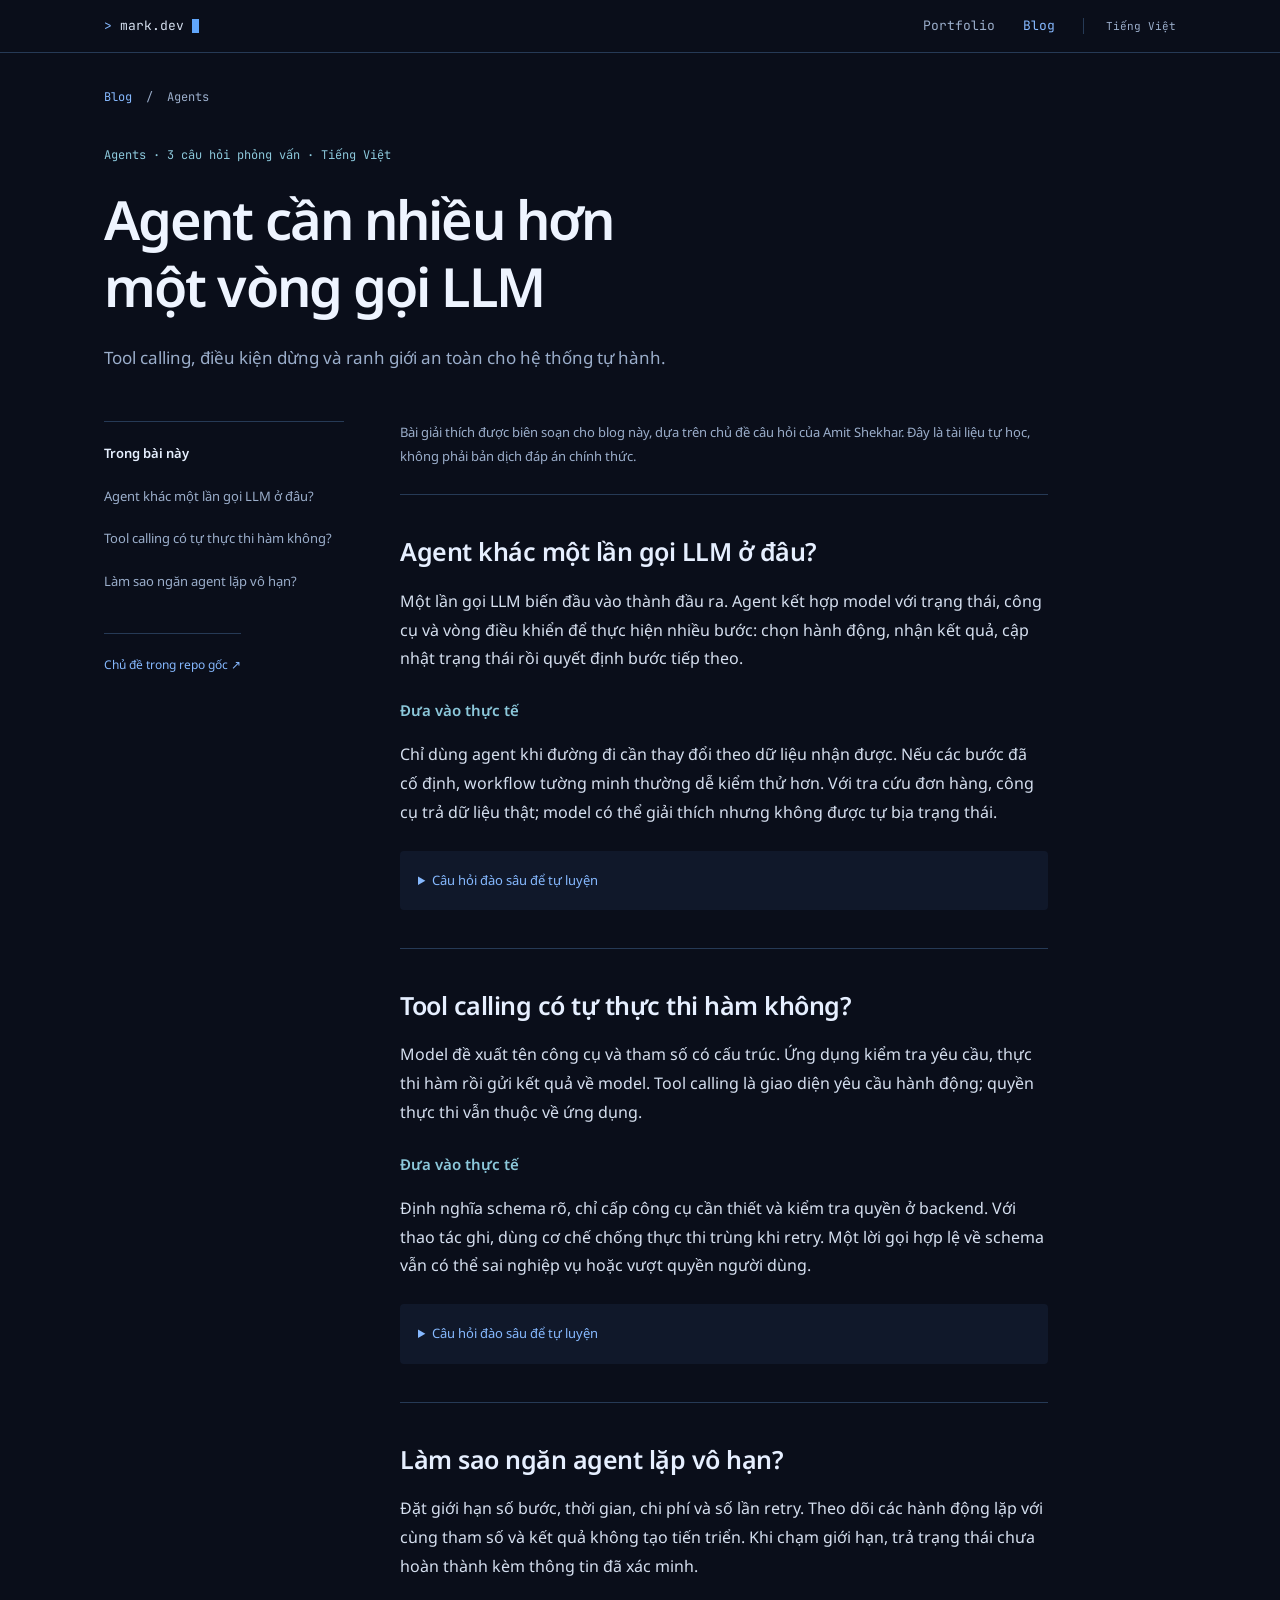
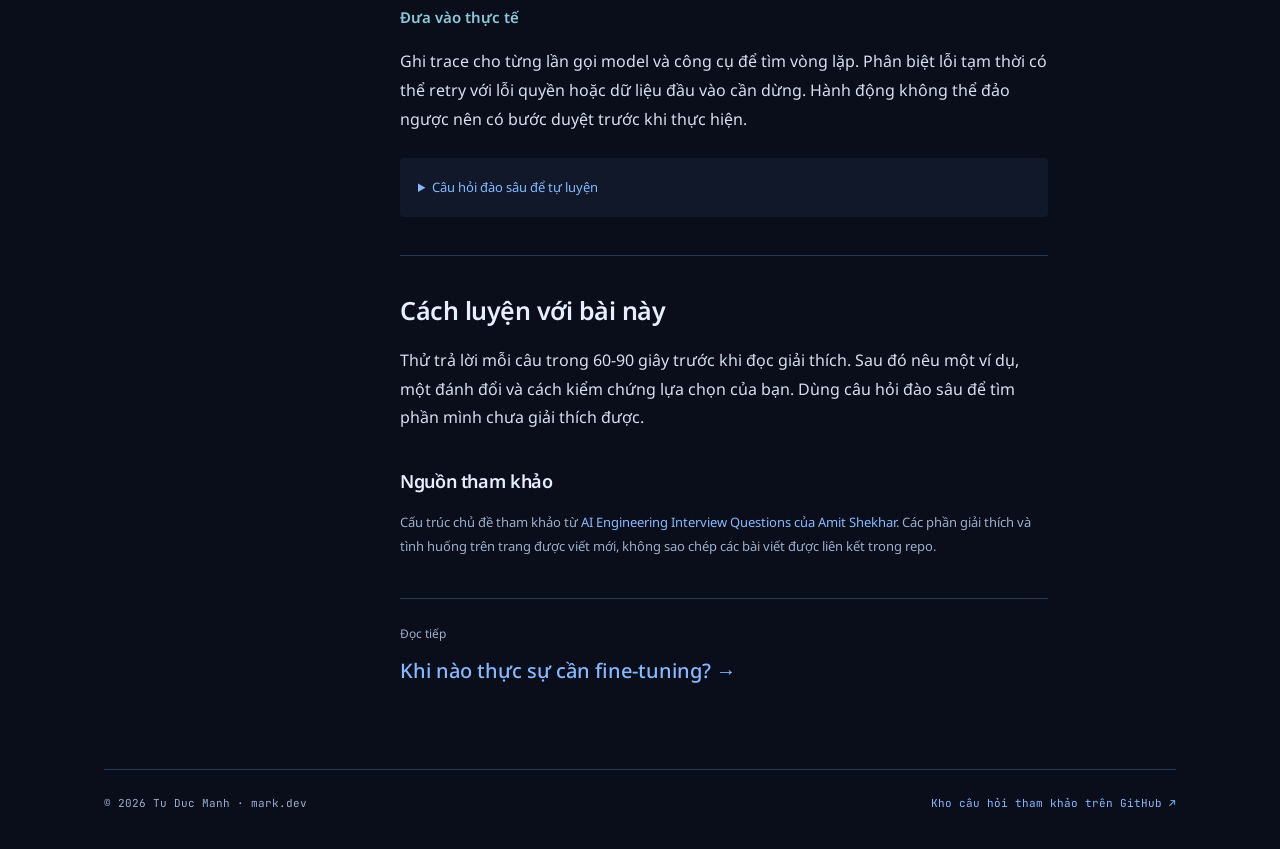
<file: blog/ai-agents.html>
<!DOCTYPE html>
<html lang="vi">
<head><meta charset="utf-8"><meta name="viewport" content="width=device-width, initial-scale=1">
<title>Agent cần nhiều hơn một vòng gọi LLM | mark.dev</title><meta name="description" content="Tool calling, điều kiện dừng và ranh giới an toàn cho hệ thống tự hành.">
<meta name="theme-color" content="#0a0e1a"><link rel="icon" href="data:image/svg+xml,%3Csvg xmlns='http://www.w3.org/2000/svg' viewBox='0 0 32 32'%3E%3Crect width='32' height='32' rx='6' fill='%230a0e1a'/%3E%3Ctext x='7' y='24' fill='%2360a5fa' font-family='monospace' font-size='24'%3EM%3C/text%3E%3C/svg%3E">
<link rel="preconnect" href="https://fonts.googleapis.com"><link rel="preconnect" href="https://fonts.gstatic.com" crossorigin>
<link href="https://fonts.googleapis.com/css2?family=Silkscreen:wght@400;700&family=JetBrains+Mono:wght@400;500;700&family=Noto+Sans:wght@400;500;600;700&display=swap" rel="stylesheet"><link rel="stylesheet" href="blog.css">
</head>
<body>
<a class="skip-link" href="#main">Đến nội dung chính</a>
<header>
<nav aria-label="Điều hướng chính"><a class="brand" href="../index.html"><span aria-hidden="true">&gt;</span> mark.dev<span class="cursor" aria-hidden="true"></span></a>
<div class="nav-links"><a href="../index.html">Portfolio</a><a href="index.html" aria-current="page">Blog</a><span class="language">Tiếng Việt</span>
</div>
</nav>
</header>
<main id="main">
<div class="breadcrumb"><a href="index.html">Blog</a><span aria-hidden="true">/</span><span>Agents</span>
</div>
<div class="article-heading">
<div class="article-meta">Agents · 3 câu hỏi phỏng vấn · Tiếng Việt
</div>
<h1>Agent cần nhiều hơn một vòng gọi LLM
</h1>
<p class="intro">Tool calling, điều kiện dừng và ranh giới an toàn cho hệ thống tự hành.
</p>
</div>
<div class="reading-layout">
<aside class="toc" aria-label="Mục lục">
<p>Trong bài này
</p>
<ol>
<li><a href="#question-1">Agent khác một lần gọi LLM ở đâu?</a>
</li>
<li><a href="#question-2">Tool calling có tự thực thi hàm không?</a>
</li>
<li><a href="#question-3">Làm sao ngăn agent lặp vô hạn?</a>
</li>
</ol><a class="source-link" href="https://github.com/amitshekhariitbhu/ai-engineering-interview-questions#ai-agents-and-agentic-systems">Chủ đề trong repo gốc ↗</a>
</aside>
<article class="prose">
<p class="editor-note">Bài giải thích được biên soạn cho blog này, dựa trên chủ đề câu hỏi của Amit Shekhar. Đây là tài liệu tự học, không phải bản dịch đáp án chính thức.
</p>
<section class="answer" id="question-1">
<h2>Agent khác một lần gọi LLM ở đâu?
</h2>
<p>Một lần gọi LLM biến đầu vào thành đầu ra. Agent kết hợp model với trạng thái, công cụ và vòng điều khiển để thực hiện nhiều bước: chọn hành động, nhận kết quả, cập nhật trạng thái rồi quyết định bước tiếp theo.
</p>
<h3>Đưa vào thực tế
</h3>
<p>Chỉ dùng agent khi đường đi cần thay đổi theo dữ liệu nhận được. Nếu các bước đã cố định, workflow tường minh thường dễ kiểm thử hơn. Với tra cứu đơn hàng, công cụ trả dữ liệu thật; model có thể giải thích nhưng không được tự bịa trạng thái.
</p>
<details>
<summary>Câu hỏi đào sâu để tự luyện
</summary>
<p>Khi nào bạn chọn workflow cố định thay cho agent?
</p>
</details>
</section>
<section class="answer" id="question-2">
<h2>Tool calling có tự thực thi hàm không?
</h2>
<p>Model đề xuất tên công cụ và tham số có cấu trúc. Ứng dụng kiểm tra yêu cầu, thực thi hàm rồi gửi kết quả về model. Tool calling là giao diện yêu cầu hành động; quyền thực thi vẫn thuộc về ứng dụng.
</p>
<h3>Đưa vào thực tế
</h3>
<p>Định nghĩa schema rõ, chỉ cấp công cụ cần thiết và kiểm tra quyền ở backend. Với thao tác ghi, dùng cơ chế chống thực thi trùng khi retry. Một lời gọi hợp lệ về schema vẫn có thể sai nghiệp vụ hoặc vượt quyền người dùng.
</p>
<details>
<summary>Câu hỏi đào sâu để tự luyện
</summary>
<p>Nếu mạng lỗi sau khi thanh toán thành công, retry có thể thu tiền hai lần không?
</p>
</details>
</section>
<section class="answer" id="question-3">
<h2>Làm sao ngăn agent lặp vô hạn?
</h2>
<p>Đặt giới hạn số bước, thời gian, chi phí và số lần retry. Theo dõi các hành động lặp với cùng tham số và kết quả không tạo tiến triển. Khi chạm giới hạn, trả trạng thái chưa hoàn thành kèm thông tin đã xác minh.
</p>
<h3>Đưa vào thực tế
</h3>
<p>Ghi trace cho từng lần gọi model và công cụ để tìm vòng lặp. Phân biệt lỗi tạm thời có thể retry với lỗi quyền hoặc dữ liệu đầu vào cần dừng. Hành động không thể đảo ngược nên có bước duyệt trước khi thực hiện.
</p>
<details>
<summary>Câu hỏi đào sâu để tự luyện
</summary>
<p>Nếu agent đổi câu chữ nhưng cứ gọi cùng một công cụ, bạn phát hiện ra sao?
</p>
</details>
</section>
<section class="takeaway">
<h2>Cách luyện với bài này
</h2>
<p>Thử trả lời mỗi câu trong 60-90 giây trước khi đọc giải thích. Sau đó nêu một ví dụ, một đánh đổi và cách kiểm chứng lựa chọn của bạn. Dùng câu hỏi đào sâu để tìm phần mình chưa giải thích được.
</p>
</section>
<div class="article-source">
<h2>Nguồn tham khảo
</h2>
<p>Cấu trúc chủ đề tham khảo từ <a href="https://github.com/amitshekhariitbhu/ai-engineering-interview-questions">AI Engineering Interview Questions của Amit Shekhar</a>. Các phần giải thích và tình huống trên trang được viết mới, không sao chép các bài viết được liên kết trong repo.
</p>
</div><a class="next-post" href="fine-tuning.html"><span>Đọc tiếp</span><strong>Khi nào thực sự cần fine-tuning? →</strong></a>
</article>
</div>
</main>
<footer><span>© 2026 Tu Duc Manh · mark.dev</span><a href="https://github.com/amitshekhariitbhu/ai-engineering-interview-questions">Kho câu hỏi tham khảo trên GitHub ↗</a>
</footer>
</body></html>
</file>
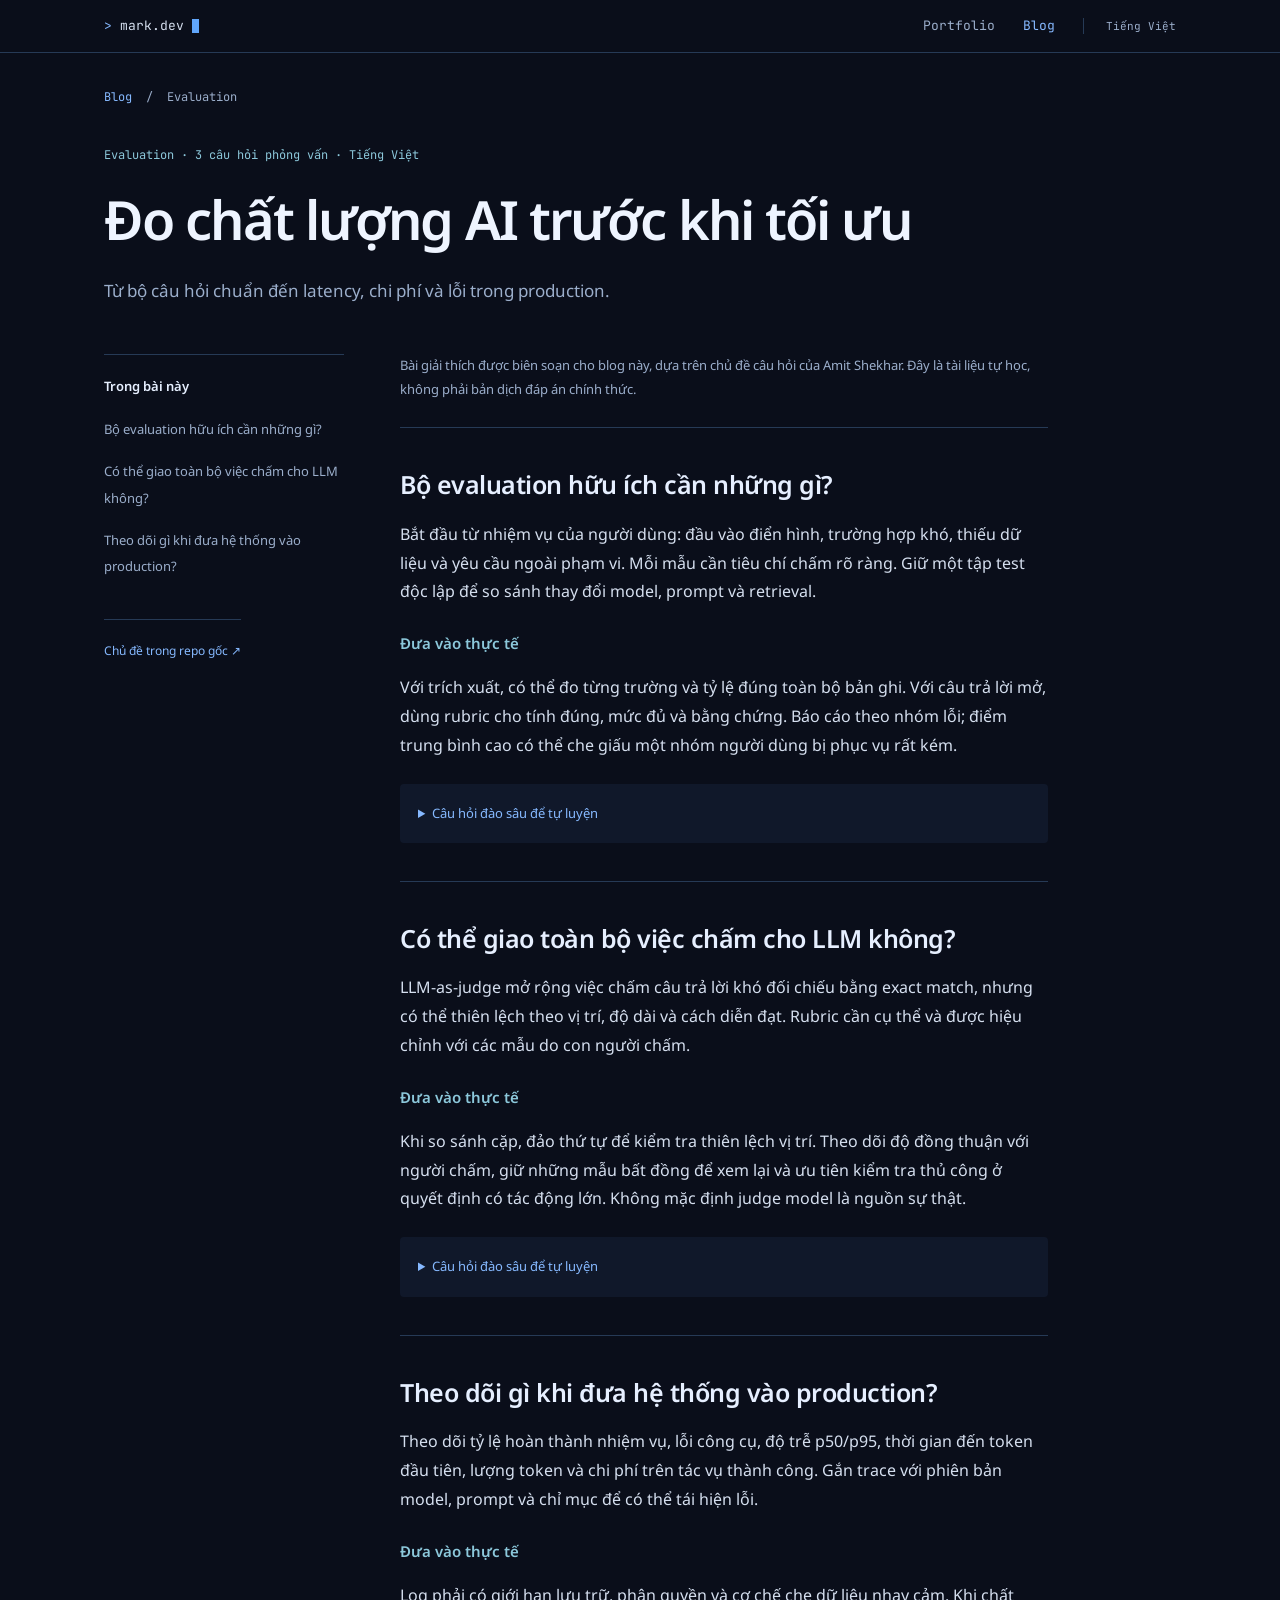
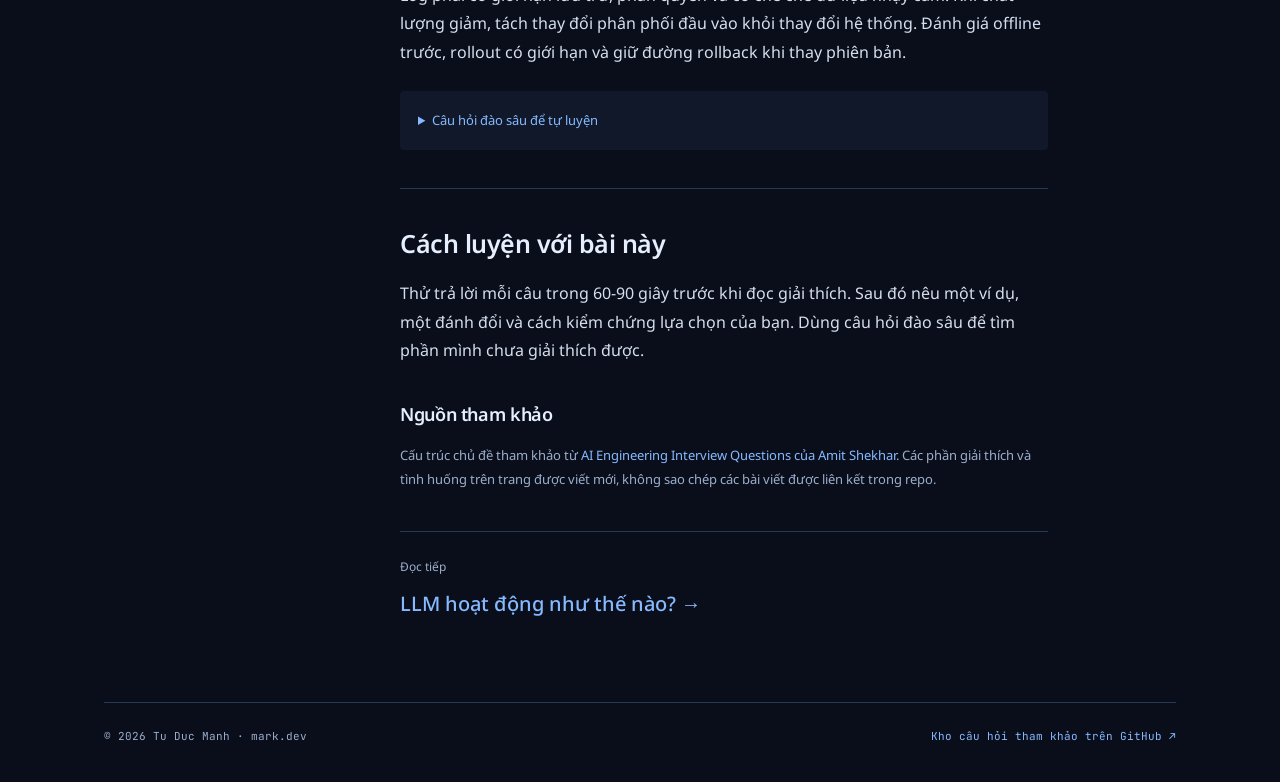
<file: blog/evaluation-production.html>
<!DOCTYPE html>
<html lang="vi">
<head><meta charset="utf-8"><meta name="viewport" content="width=device-width, initial-scale=1">
<title>Đo chất lượng AI trước khi tối ưu | mark.dev</title><meta name="description" content="Từ bộ câu hỏi chuẩn đến latency, chi phí và lỗi trong production.">
<meta name="theme-color" content="#0a0e1a"><link rel="icon" href="data:image/svg+xml,%3Csvg xmlns='http://www.w3.org/2000/svg' viewBox='0 0 32 32'%3E%3Crect width='32' height='32' rx='6' fill='%230a0e1a'/%3E%3Ctext x='7' y='24' fill='%2360a5fa' font-family='monospace' font-size='24'%3EM%3C/text%3E%3C/svg%3E">
<link rel="preconnect" href="https://fonts.googleapis.com"><link rel="preconnect" href="https://fonts.gstatic.com" crossorigin>
<link href="https://fonts.googleapis.com/css2?family=Silkscreen:wght@400;700&family=JetBrains+Mono:wght@400;500;700&family=Noto+Sans:wght@400;500;600;700&display=swap" rel="stylesheet"><link rel="stylesheet" href="blog.css">
</head>
<body>
<a class="skip-link" href="#main">Đến nội dung chính</a>
<header>
<nav aria-label="Điều hướng chính"><a class="brand" href="../index.html"><span aria-hidden="true">&gt;</span> mark.dev<span class="cursor" aria-hidden="true"></span></a>
<div class="nav-links"><a href="../index.html">Portfolio</a><a href="index.html" aria-current="page">Blog</a><span class="language">Tiếng Việt</span>
</div>
</nav>
</header>
<main id="main">
<div class="breadcrumb"><a href="index.html">Blog</a><span aria-hidden="true">/</span><span>Evaluation</span>
</div>
<div class="article-heading">
<div class="article-meta">Evaluation · 3 câu hỏi phỏng vấn · Tiếng Việt
</div>
<h1>Đo chất lượng AI trước khi tối ưu
</h1>
<p class="intro">Từ bộ câu hỏi chuẩn đến latency, chi phí và lỗi trong production.
</p>
</div>
<div class="reading-layout">
<aside class="toc" aria-label="Mục lục">
<p>Trong bài này
</p>
<ol>
<li><a href="#question-1">Bộ evaluation hữu ích cần những gì?</a>
</li>
<li><a href="#question-2">Có thể giao toàn bộ việc chấm cho LLM không?</a>
</li>
<li><a href="#question-3">Theo dõi gì khi đưa hệ thống vào production?</a>
</li>
</ol><a class="source-link" href="https://github.com/amitshekhariitbhu/ai-engineering-interview-questions#evaluation-and-testing">Chủ đề trong repo gốc ↗</a>
</aside>
<article class="prose">
<p class="editor-note">Bài giải thích được biên soạn cho blog này, dựa trên chủ đề câu hỏi của Amit Shekhar. Đây là tài liệu tự học, không phải bản dịch đáp án chính thức.
</p>
<section class="answer" id="question-1">
<h2>Bộ evaluation hữu ích cần những gì?
</h2>
<p>Bắt đầu từ nhiệm vụ của người dùng: đầu vào điển hình, trường hợp khó, thiếu dữ liệu và yêu cầu ngoài phạm vi. Mỗi mẫu cần tiêu chí chấm rõ ràng. Giữ một tập test độc lập để so sánh thay đổi model, prompt và retrieval.
</p>
<h3>Đưa vào thực tế
</h3>
<p>Với trích xuất, có thể đo từng trường và tỷ lệ đúng toàn bộ bản ghi. Với câu trả lời mở, dùng rubric cho tính đúng, mức đủ và bằng chứng. Báo cáo theo nhóm lỗi; điểm trung bình cao có thể che giấu một nhóm người dùng bị phục vụ rất kém.
</p>
<details>
<summary>Câu hỏi đào sâu để tự luyện
</summary>
<p>Một model tăng điểm trung bình nhưng sai nhiều hơn ở câu hỏi quan trọng có nên phát hành?
</p>
</details>
</section>
<section class="answer" id="question-2">
<h2>Có thể giao toàn bộ việc chấm cho LLM không?
</h2>
<p>LLM-as-judge mở rộng việc chấm câu trả lời khó đối chiếu bằng exact match, nhưng có thể thiên lệch theo vị trí, độ dài và cách diễn đạt. Rubric cần cụ thể và được hiệu chỉnh với các mẫu do con người chấm.
</p>
<h3>Đưa vào thực tế
</h3>
<p>Khi so sánh cặp, đảo thứ tự để kiểm tra thiên lệch vị trí. Theo dõi độ đồng thuận với người chấm, giữ những mẫu bất đồng để xem lại và ưu tiên kiểm tra thủ công ở quyết định có tác động lớn. Không mặc định judge model là nguồn sự thật.
</p>
<details>
<summary>Câu hỏi đào sâu để tự luyện
</summary>
<p>Bạn biết judge đang thích câu dài hơn thay vì câu đúng hơn bằng cách nào?
</p>
</details>
</section>
<section class="answer" id="question-3">
<h2>Theo dõi gì khi đưa hệ thống vào production?
</h2>
<p>Theo dõi tỷ lệ hoàn thành nhiệm vụ, lỗi công cụ, độ trễ p50/p95, thời gian đến token đầu tiên, lượng token và chi phí trên tác vụ thành công. Gắn trace với phiên bản model, prompt và chỉ mục để có thể tái hiện lỗi.
</p>
<h3>Đưa vào thực tế
</h3>
<p>Log phải có giới hạn lưu trữ, phân quyền và cơ chế che dữ liệu nhạy cảm. Khi chất lượng giảm, tách thay đổi phân phối đầu vào khỏi thay đổi hệ thống. Đánh giá offline trước, rollout có giới hạn và giữ đường rollback khi thay phiên bản.
</p>
<details>
<summary>Câu hỏi đào sâu để tự luyện
</summary>
<p>Nếu tổng chi phí giảm nhưng số tác vụ thất bại tăng, bạn sẽ dùng chỉ số nào để quyết định?
</p>
</details>
</section>
<section class="takeaway">
<h2>Cách luyện với bài này
</h2>
<p>Thử trả lời mỗi câu trong 60-90 giây trước khi đọc giải thích. Sau đó nêu một ví dụ, một đánh đổi và cách kiểm chứng lựa chọn của bạn. Dùng câu hỏi đào sâu để tìm phần mình chưa giải thích được.
</p>
</section>
<div class="article-source">
<h2>Nguồn tham khảo
</h2>
<p>Cấu trúc chủ đề tham khảo từ <a href="https://github.com/amitshekhariitbhu/ai-engineering-interview-questions">AI Engineering Interview Questions của Amit Shekhar</a>. Các phần giải thích và tình huống trên trang được viết mới, không sao chép các bài viết được liên kết trong repo.
</p>
</div><a class="next-post" href="llm-fundamentals.html"><span>Đọc tiếp</span><strong>LLM hoạt động như thế nào? →</strong></a>
</article>
</div>
</main>
<footer><span>© 2026 Tu Duc Manh · mark.dev</span><a href="https://github.com/amitshekhariitbhu/ai-engineering-interview-questions">Kho câu hỏi tham khảo trên GitHub ↗</a>
</footer>
</body></html>
</file>
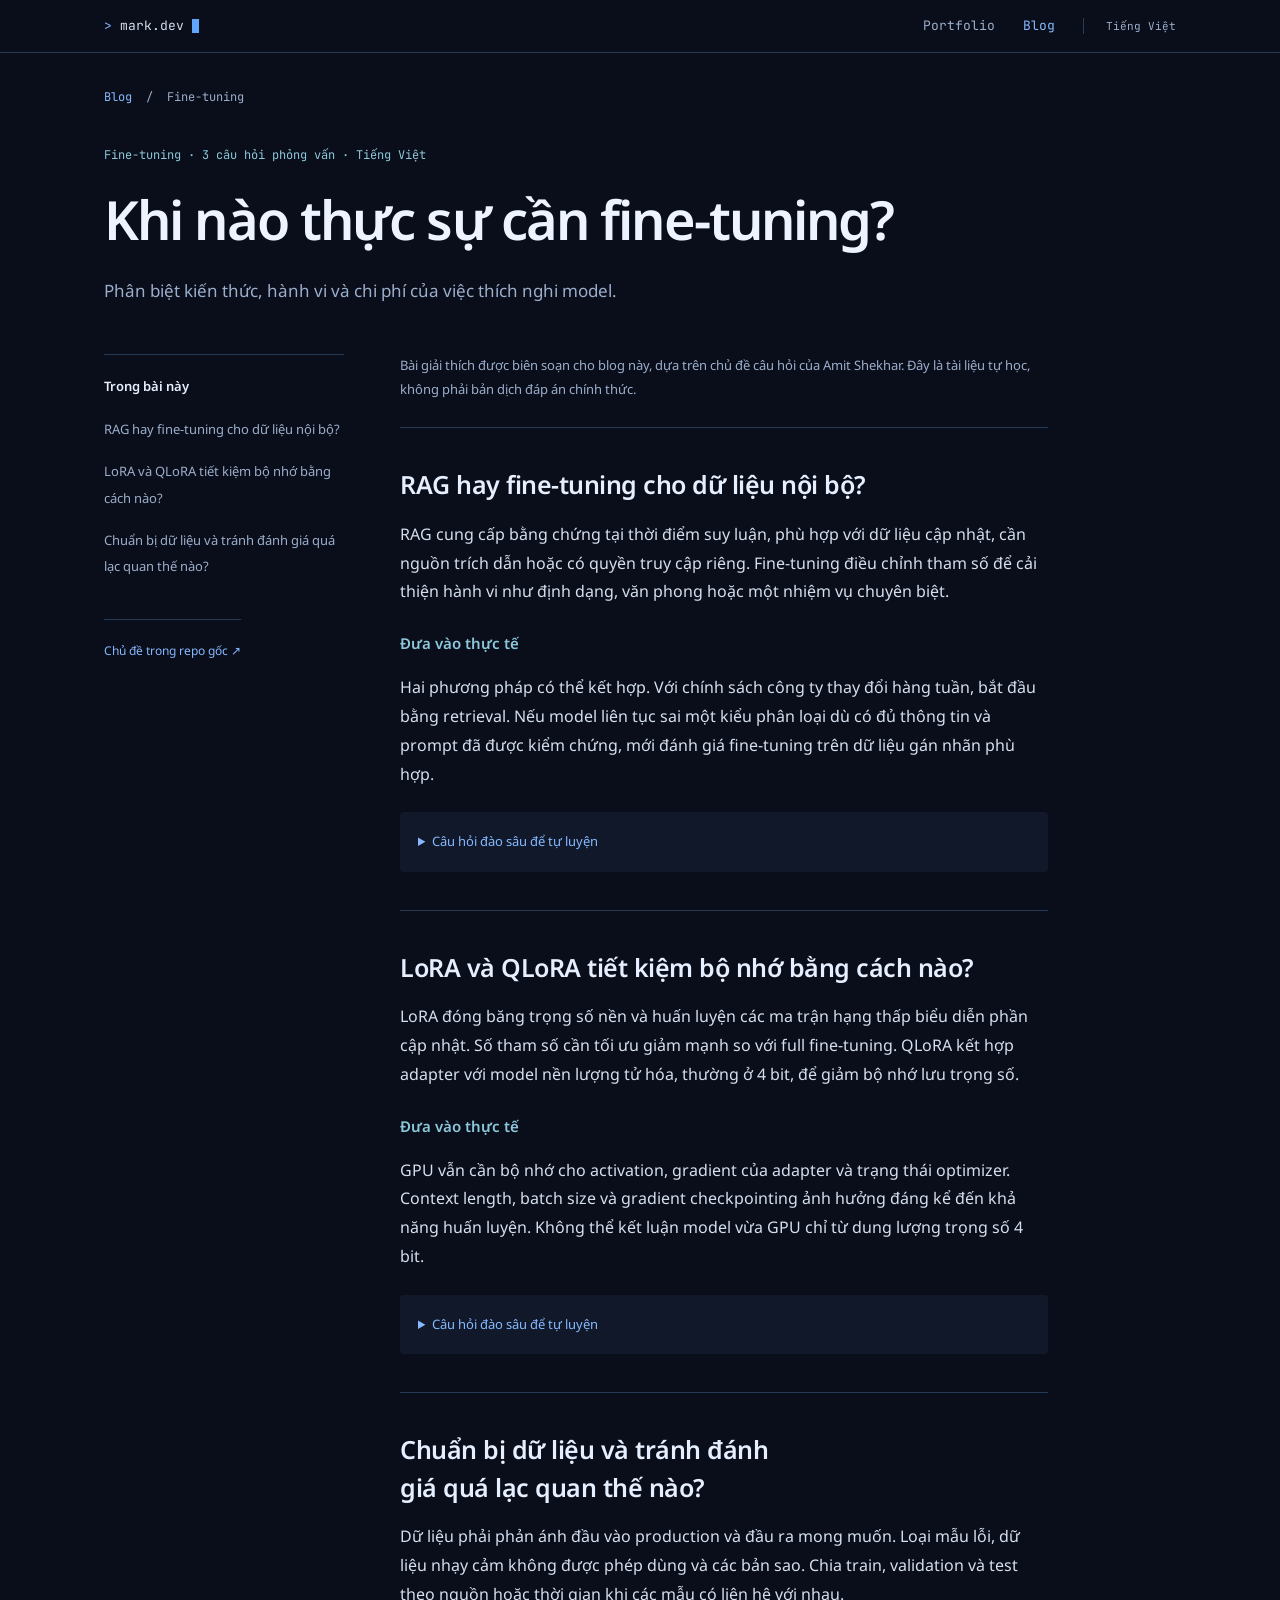
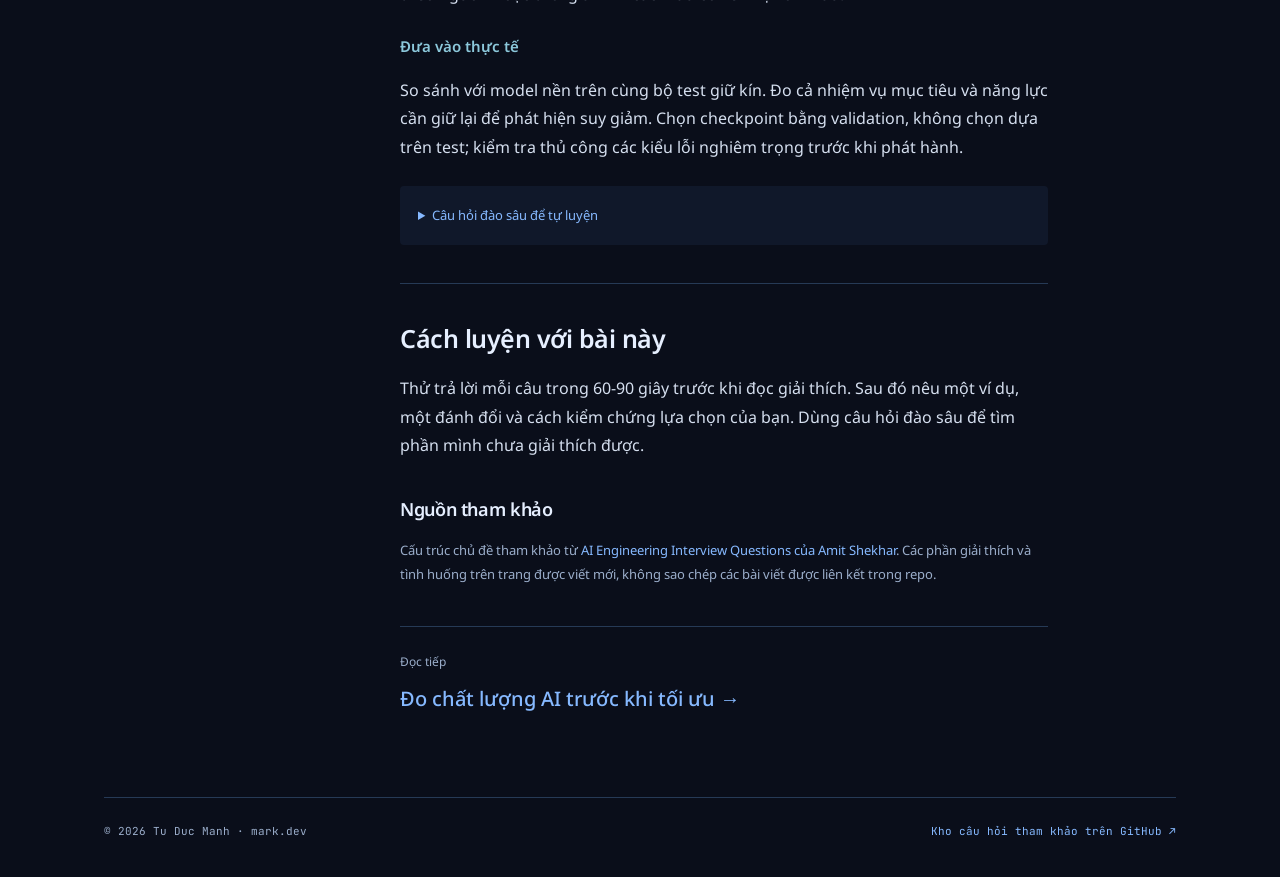
<file: blog/fine-tuning.html>
<!DOCTYPE html>
<html lang="vi">
<head><meta charset="utf-8"><meta name="viewport" content="width=device-width, initial-scale=1">
<title>Khi nào thực sự cần fine-tuning? | mark.dev</title><meta name="description" content="Phân biệt kiến thức, hành vi và chi phí của việc thích nghi model.">
<meta name="theme-color" content="#0a0e1a"><link rel="icon" href="data:image/svg+xml,%3Csvg xmlns='http://www.w3.org/2000/svg' viewBox='0 0 32 32'%3E%3Crect width='32' height='32' rx='6' fill='%230a0e1a'/%3E%3Ctext x='7' y='24' fill='%2360a5fa' font-family='monospace' font-size='24'%3EM%3C/text%3E%3C/svg%3E">
<link rel="preconnect" href="https://fonts.googleapis.com"><link rel="preconnect" href="https://fonts.gstatic.com" crossorigin>
<link href="https://fonts.googleapis.com/css2?family=Silkscreen:wght@400;700&family=JetBrains+Mono:wght@400;500;700&family=Noto+Sans:wght@400;500;600;700&display=swap" rel="stylesheet"><link rel="stylesheet" href="blog.css">
</head>
<body>
<a class="skip-link" href="#main">Đến nội dung chính</a>
<header>
<nav aria-label="Điều hướng chính"><a class="brand" href="../index.html"><span aria-hidden="true">&gt;</span> mark.dev<span class="cursor" aria-hidden="true"></span></a>
<div class="nav-links"><a href="../index.html">Portfolio</a><a href="index.html" aria-current="page">Blog</a><span class="language">Tiếng Việt</span>
</div>
</nav>
</header>
<main id="main">
<div class="breadcrumb"><a href="index.html">Blog</a><span aria-hidden="true">/</span><span>Fine-tuning</span>
</div>
<div class="article-heading">
<div class="article-meta">Fine-tuning · 3 câu hỏi phỏng vấn · Tiếng Việt
</div>
<h1>Khi nào thực sự cần fine-tuning?
</h1>
<p class="intro">Phân biệt kiến thức, hành vi và chi phí của việc thích nghi model.
</p>
</div>
<div class="reading-layout">
<aside class="toc" aria-label="Mục lục">
<p>Trong bài này
</p>
<ol>
<li><a href="#question-1">RAG hay fine-tuning cho dữ liệu nội bộ?</a>
</li>
<li><a href="#question-2">LoRA và QLoRA tiết kiệm bộ nhớ bằng cách nào?</a>
</li>
<li><a href="#question-3">Chuẩn bị dữ liệu và tránh đánh giá quá lạc quan thế nào?</a>
</li>
</ol><a class="source-link" href="https://github.com/amitshekhariitbhu/ai-engineering-interview-questions#fine-tuning-and-model-adaptation">Chủ đề trong repo gốc ↗</a>
</aside>
<article class="prose">
<p class="editor-note">Bài giải thích được biên soạn cho blog này, dựa trên chủ đề câu hỏi của Amit Shekhar. Đây là tài liệu tự học, không phải bản dịch đáp án chính thức.
</p>
<section class="answer" id="question-1">
<h2>RAG hay fine-tuning cho dữ liệu nội bộ?
</h2>
<p>RAG cung cấp bằng chứng tại thời điểm suy luận, phù hợp với dữ liệu cập nhật, cần nguồn trích dẫn hoặc có quyền truy cập riêng. Fine-tuning điều chỉnh tham số để cải thiện hành vi như định dạng, văn phong hoặc một nhiệm vụ chuyên biệt.
</p>
<h3>Đưa vào thực tế
</h3>
<p>Hai phương pháp có thể kết hợp. Với chính sách công ty thay đổi hàng tuần, bắt đầu bằng retrieval. Nếu model liên tục sai một kiểu phân loại dù có đủ thông tin và prompt đã được kiểm chứng, mới đánh giá fine-tuning trên dữ liệu gán nhãn phù hợp.
</p>
<details>
<summary>Câu hỏi đào sâu để tự luyện
</summary>
<p>Vì sao fine-tuning không thay thế được cơ chế phân quyền tài liệu?
</p>
</details>
</section>
<section class="answer" id="question-2">
<h2>LoRA và QLoRA tiết kiệm bộ nhớ bằng cách nào?
</h2>
<p>LoRA đóng băng trọng số nền và huấn luyện các ma trận hạng thấp biểu diễn phần cập nhật. Số tham số cần tối ưu giảm mạnh so với full fine-tuning. QLoRA kết hợp adapter với model nền lượng tử hóa, thường ở 4 bit, để giảm bộ nhớ lưu trọng số.
</p>
<h3>Đưa vào thực tế
</h3>
<p>GPU vẫn cần bộ nhớ cho activation, gradient của adapter và trạng thái optimizer. Context length, batch size và gradient checkpointing ảnh hưởng đáng kể đến khả năng huấn luyện. Không thể kết luận model vừa GPU chỉ từ dung lượng trọng số 4 bit.
</p>
<details>
<summary>Câu hỏi đào sâu để tự luyện
</summary>
<p>Tại sao model load vừa VRAM nhưng vẫn hết bộ nhớ khi bắt đầu training?
</p>
</details>
</section>
<section class="answer" id="question-3">
<h2>Chuẩn bị dữ liệu và tránh đánh giá quá lạc quan thế nào?
</h2>
<p>Dữ liệu phải phản ánh đầu vào production và đầu ra mong muốn. Loại mẫu lỗi, dữ liệu nhạy cảm không được phép dùng và các bản sao. Chia train, validation và test theo nguồn hoặc thời gian khi các mẫu có liên hệ với nhau.
</p>
<h3>Đưa vào thực tế
</h3>
<p>So sánh với model nền trên cùng bộ test giữ kín. Đo cả nhiệm vụ mục tiêu và năng lực cần giữ lại để phát hiện suy giảm. Chọn checkpoint bằng validation, không chọn dựa trên test; kiểm tra thủ công các kiểu lỗi nghiêm trọng trước khi phát hành.
</p>
<details>
<summary>Câu hỏi đào sâu để tự luyện
</summary>
<p>Nếu hai biến thể của cùng một câu hỏi nằm ở train và test, kết quả bị lệch thế nào?
</p>
</details>
</section>
<section class="takeaway">
<h2>Cách luyện với bài này
</h2>
<p>Thử trả lời mỗi câu trong 60-90 giây trước khi đọc giải thích. Sau đó nêu một ví dụ, một đánh đổi và cách kiểm chứng lựa chọn của bạn. Dùng câu hỏi đào sâu để tìm phần mình chưa giải thích được.
</p>
</section>
<div class="article-source">
<h2>Nguồn tham khảo
</h2>
<p>Cấu trúc chủ đề tham khảo từ <a href="https://github.com/amitshekhariitbhu/ai-engineering-interview-questions">AI Engineering Interview Questions của Amit Shekhar</a>. Các phần giải thích và tình huống trên trang được viết mới, không sao chép các bài viết được liên kết trong repo.
</p>
</div><a class="next-post" href="evaluation-production.html"><span>Đọc tiếp</span><strong>Đo chất lượng AI trước khi tối ưu →</strong></a>
</article>
</div>
</main>
<footer><span>© 2026 Tu Duc Manh · mark.dev</span><a href="https://github.com/amitshekhariitbhu/ai-engineering-interview-questions">Kho câu hỏi tham khảo trên GitHub ↗</a>
</footer>
</body></html>
</file>
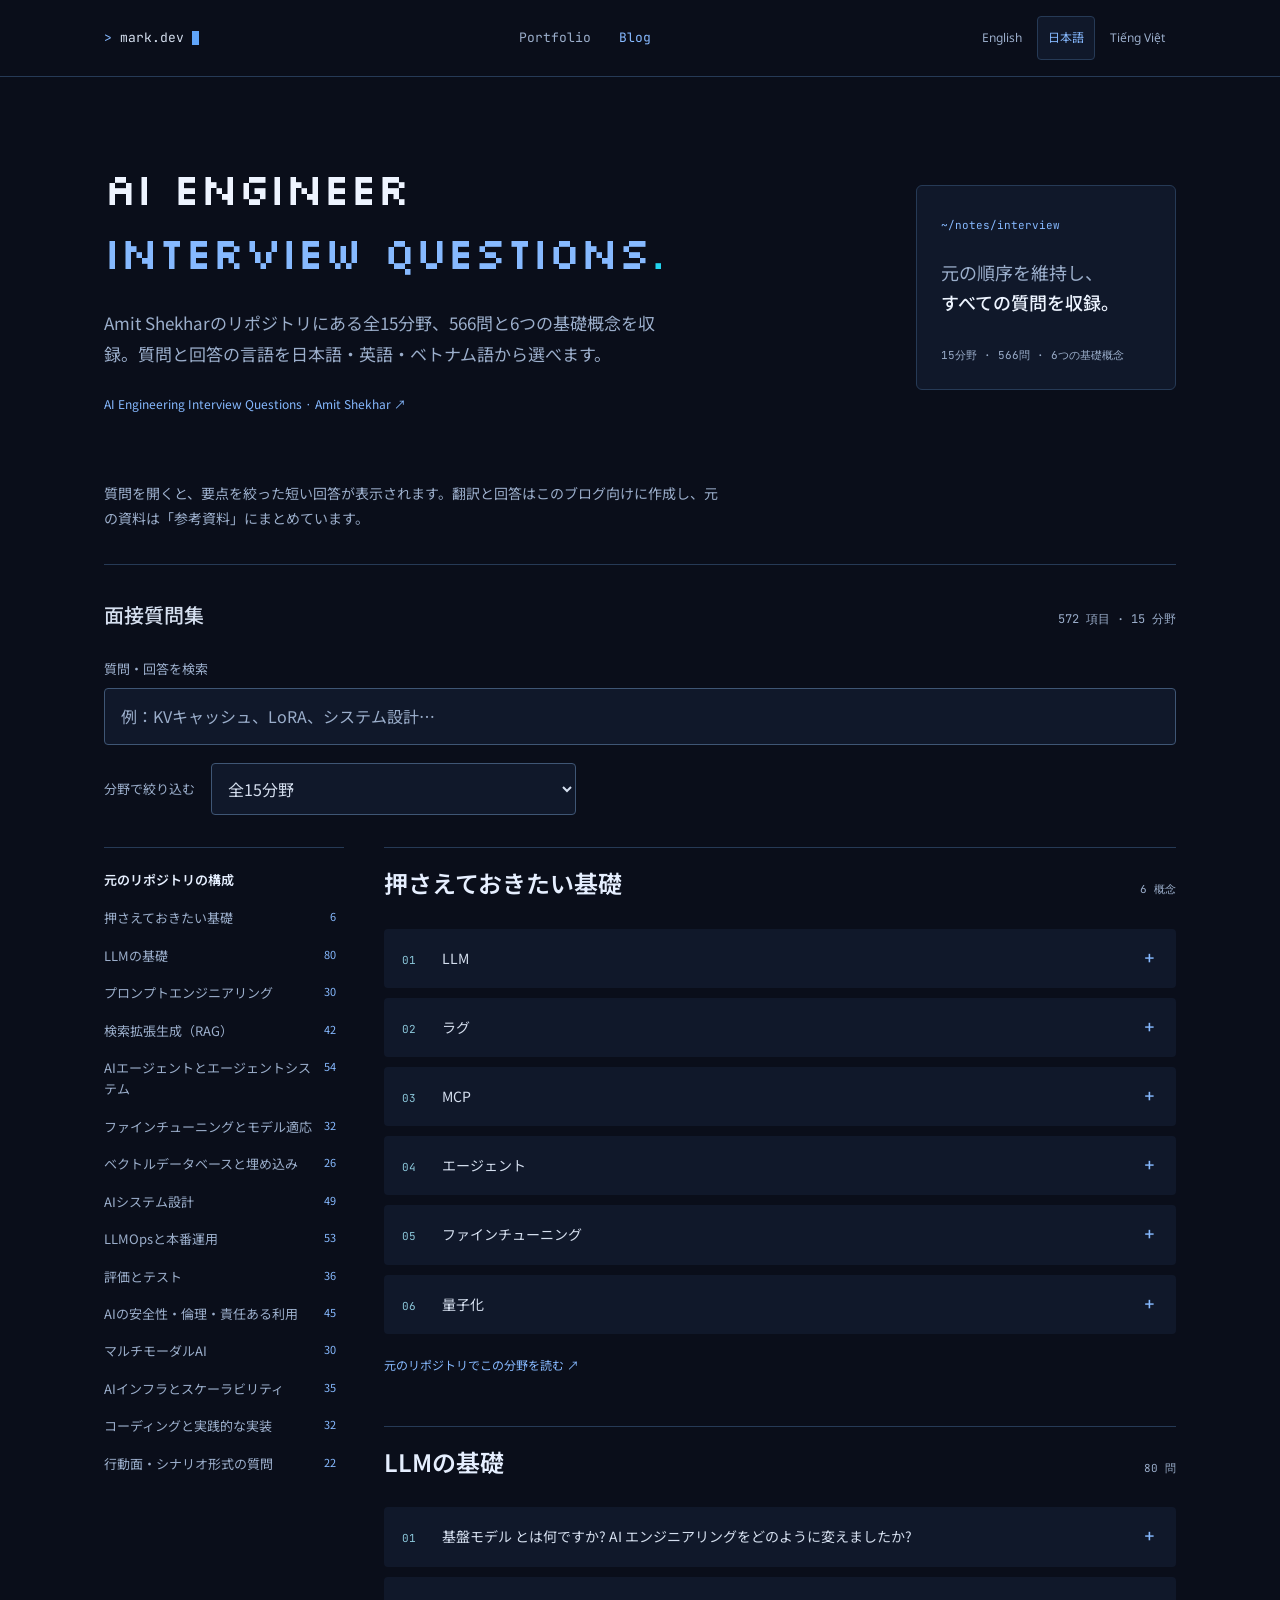
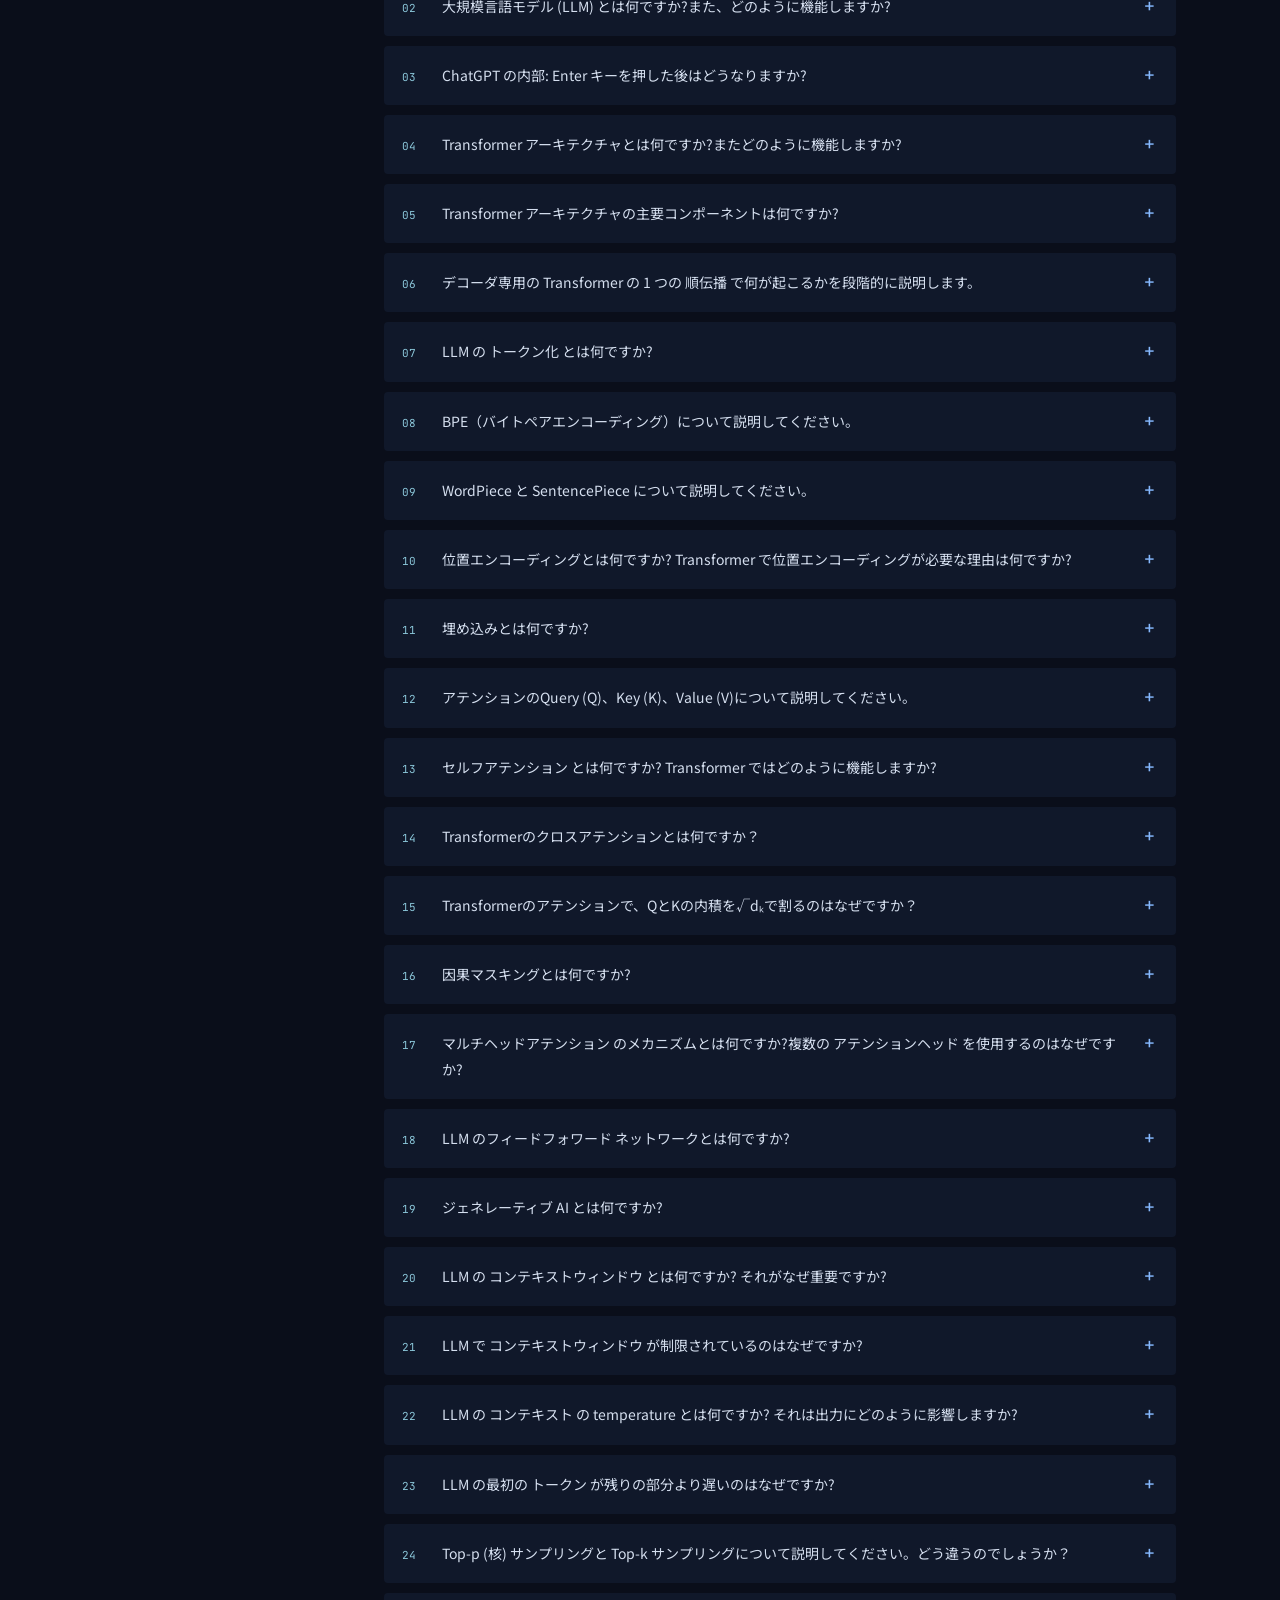
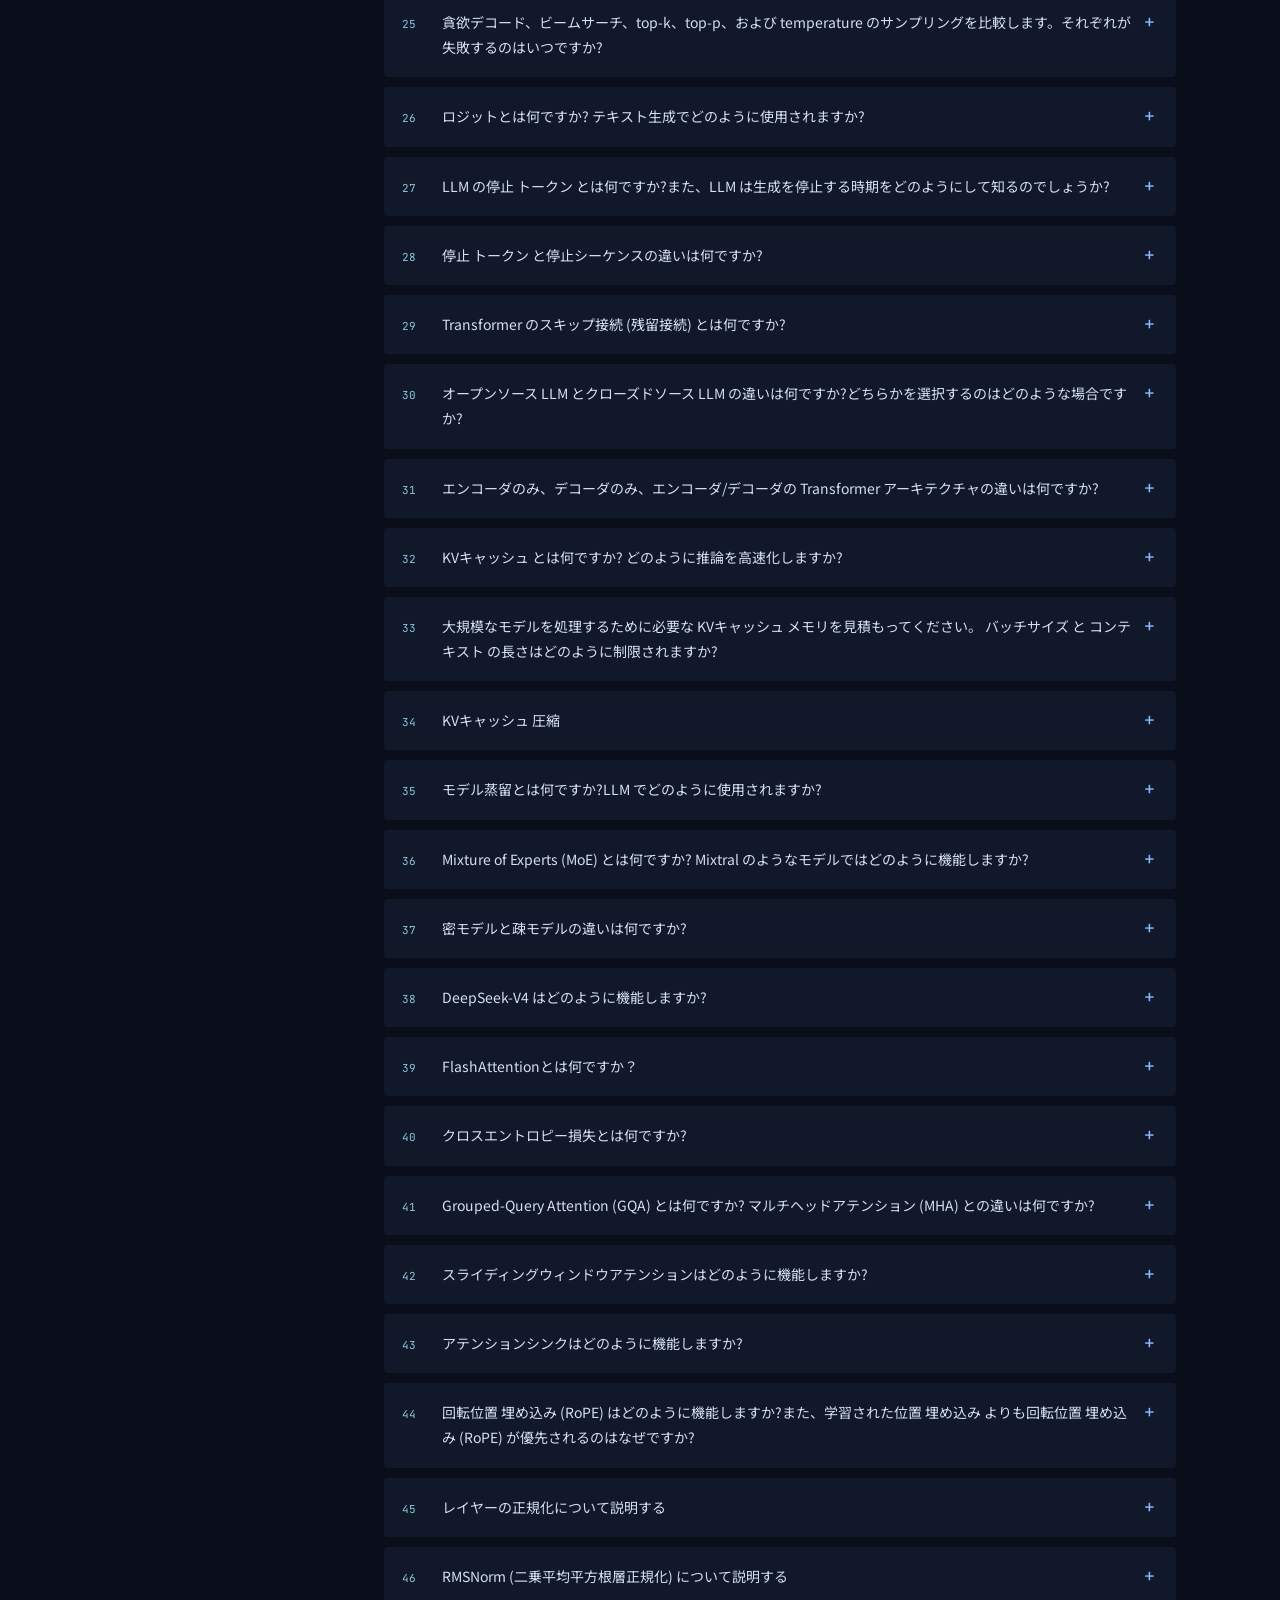
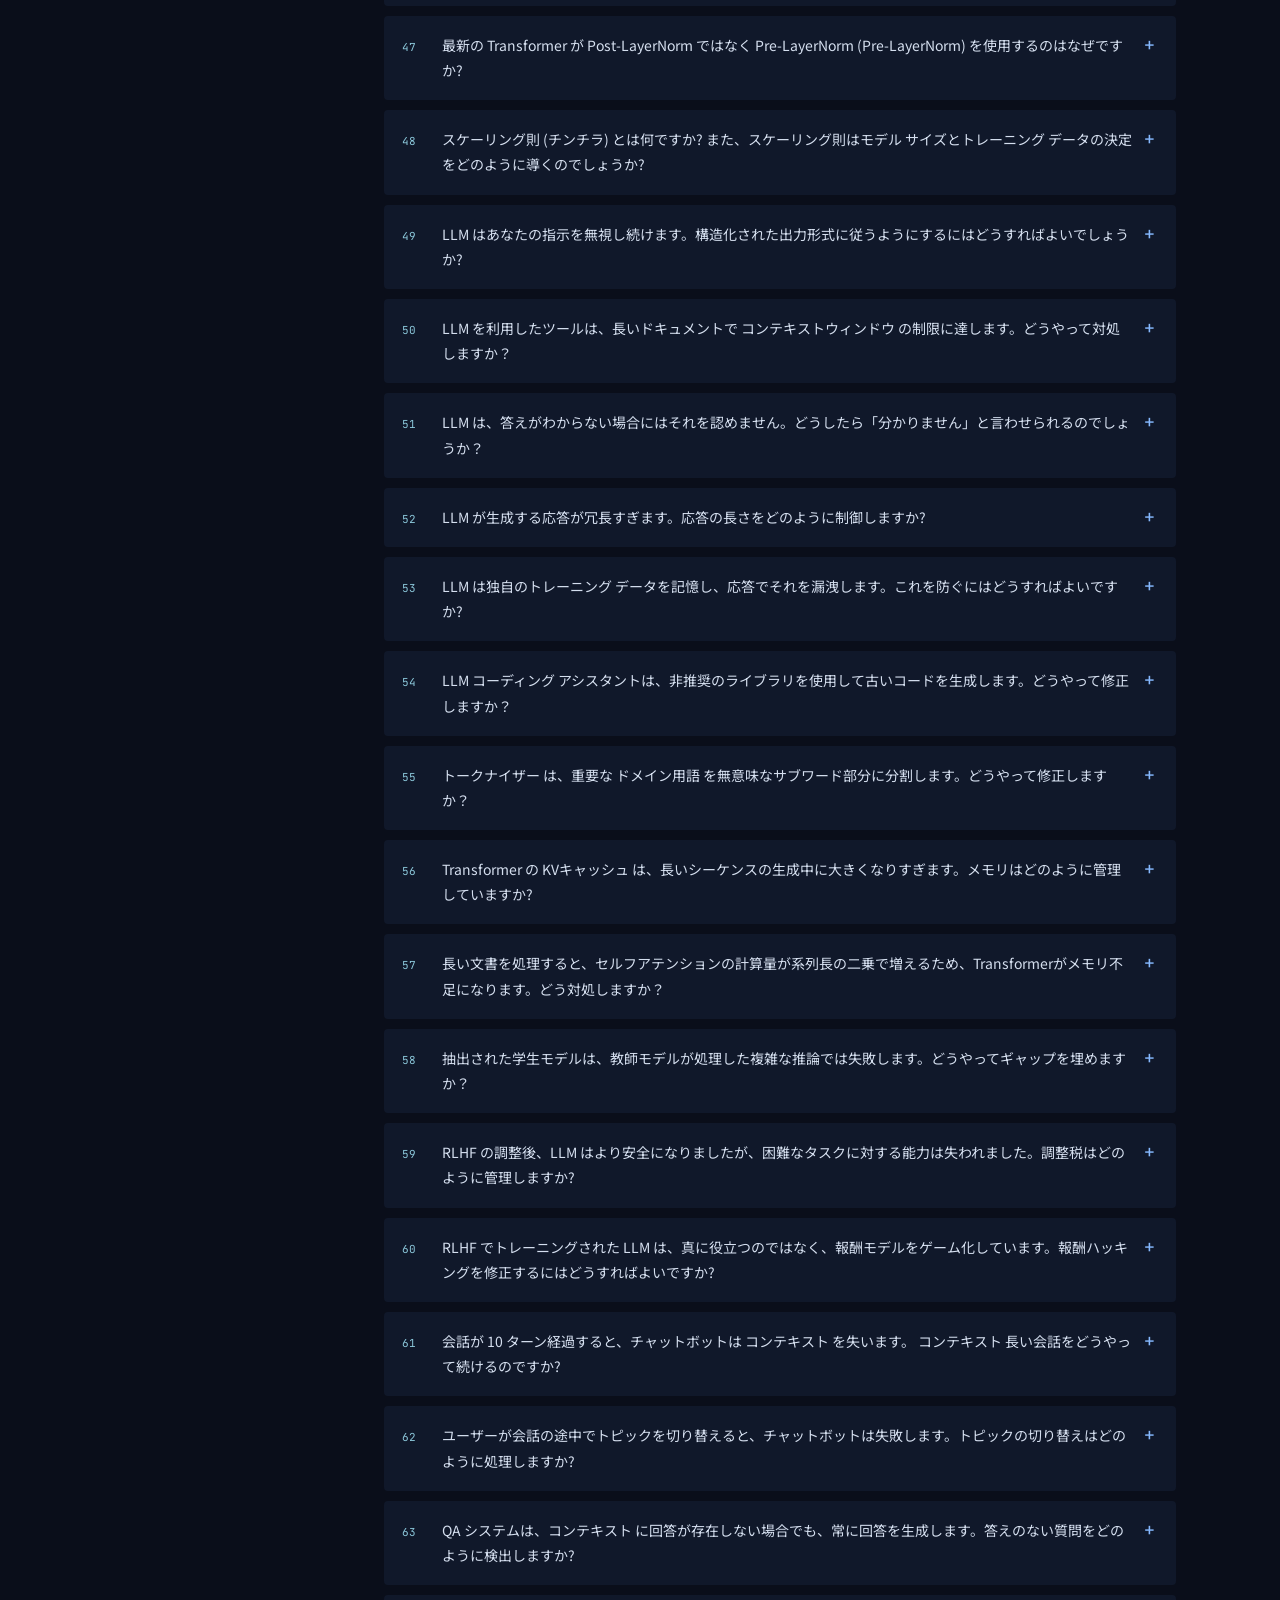
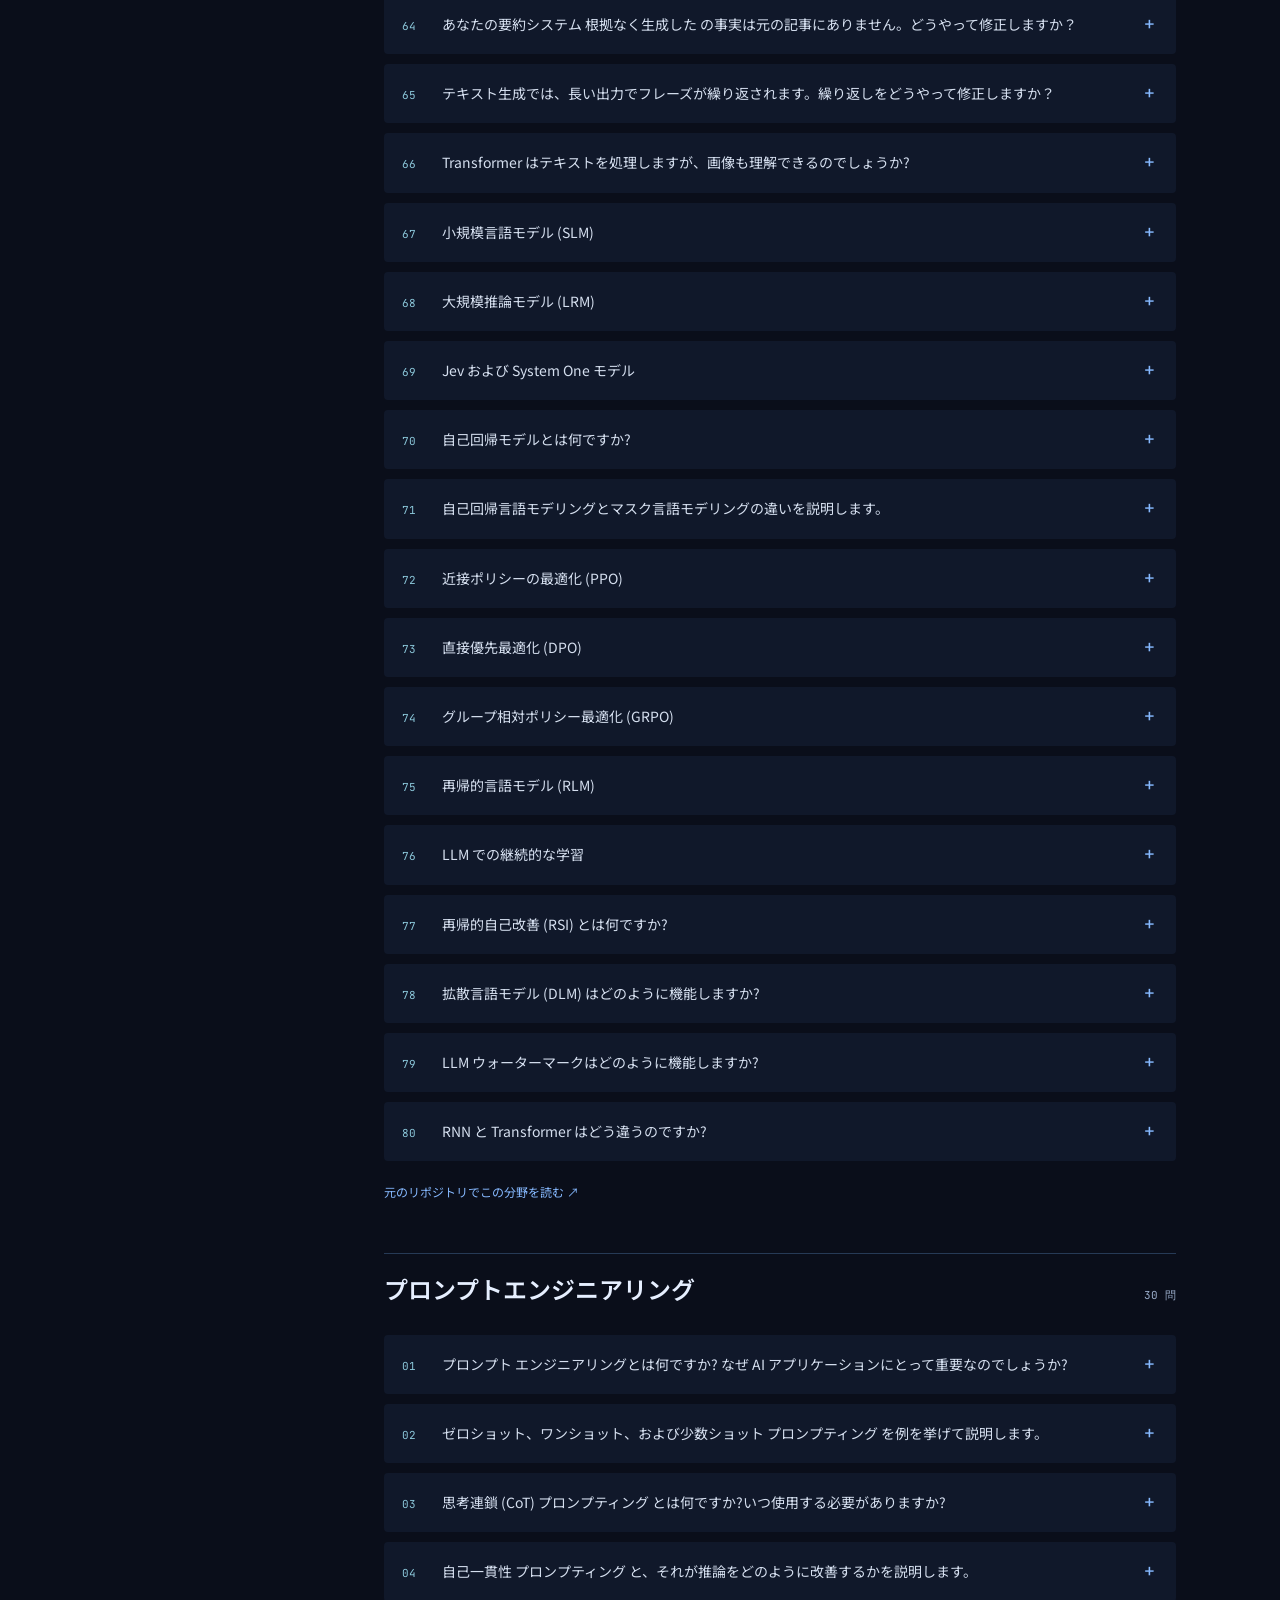
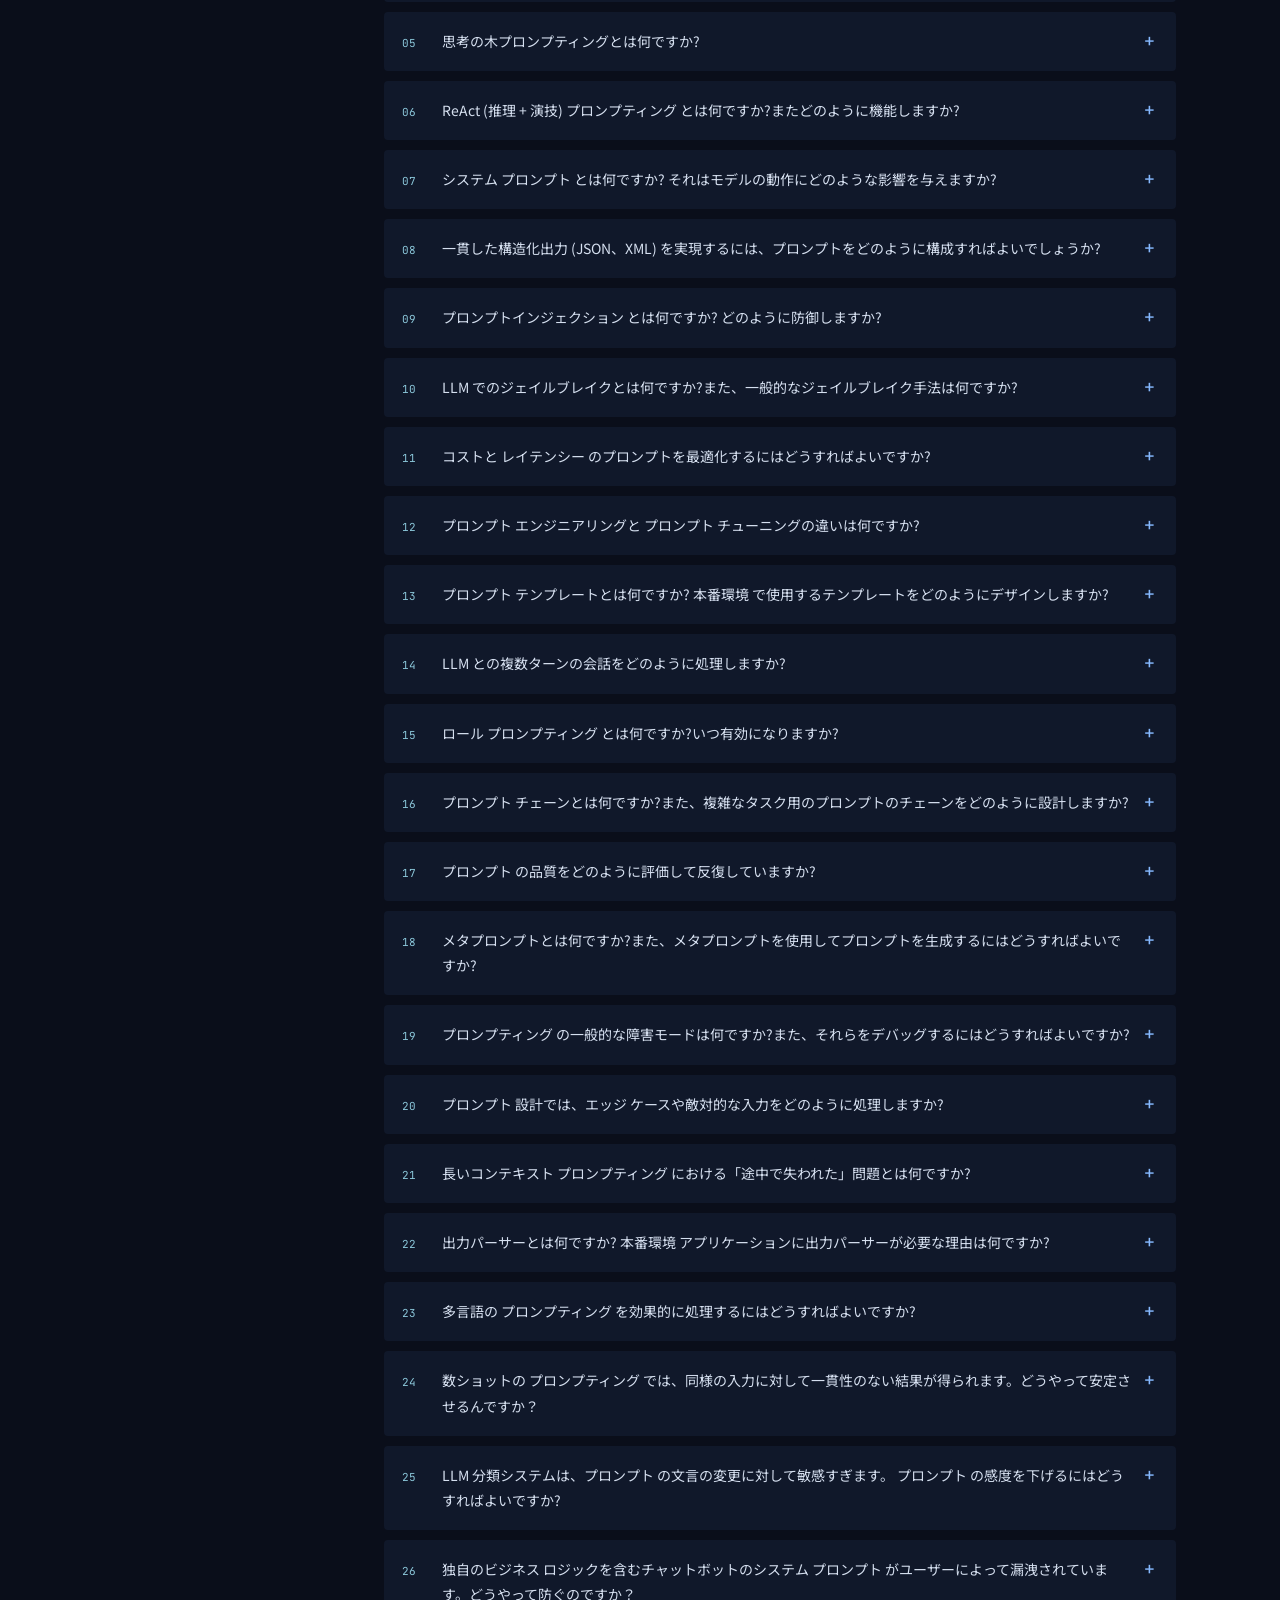
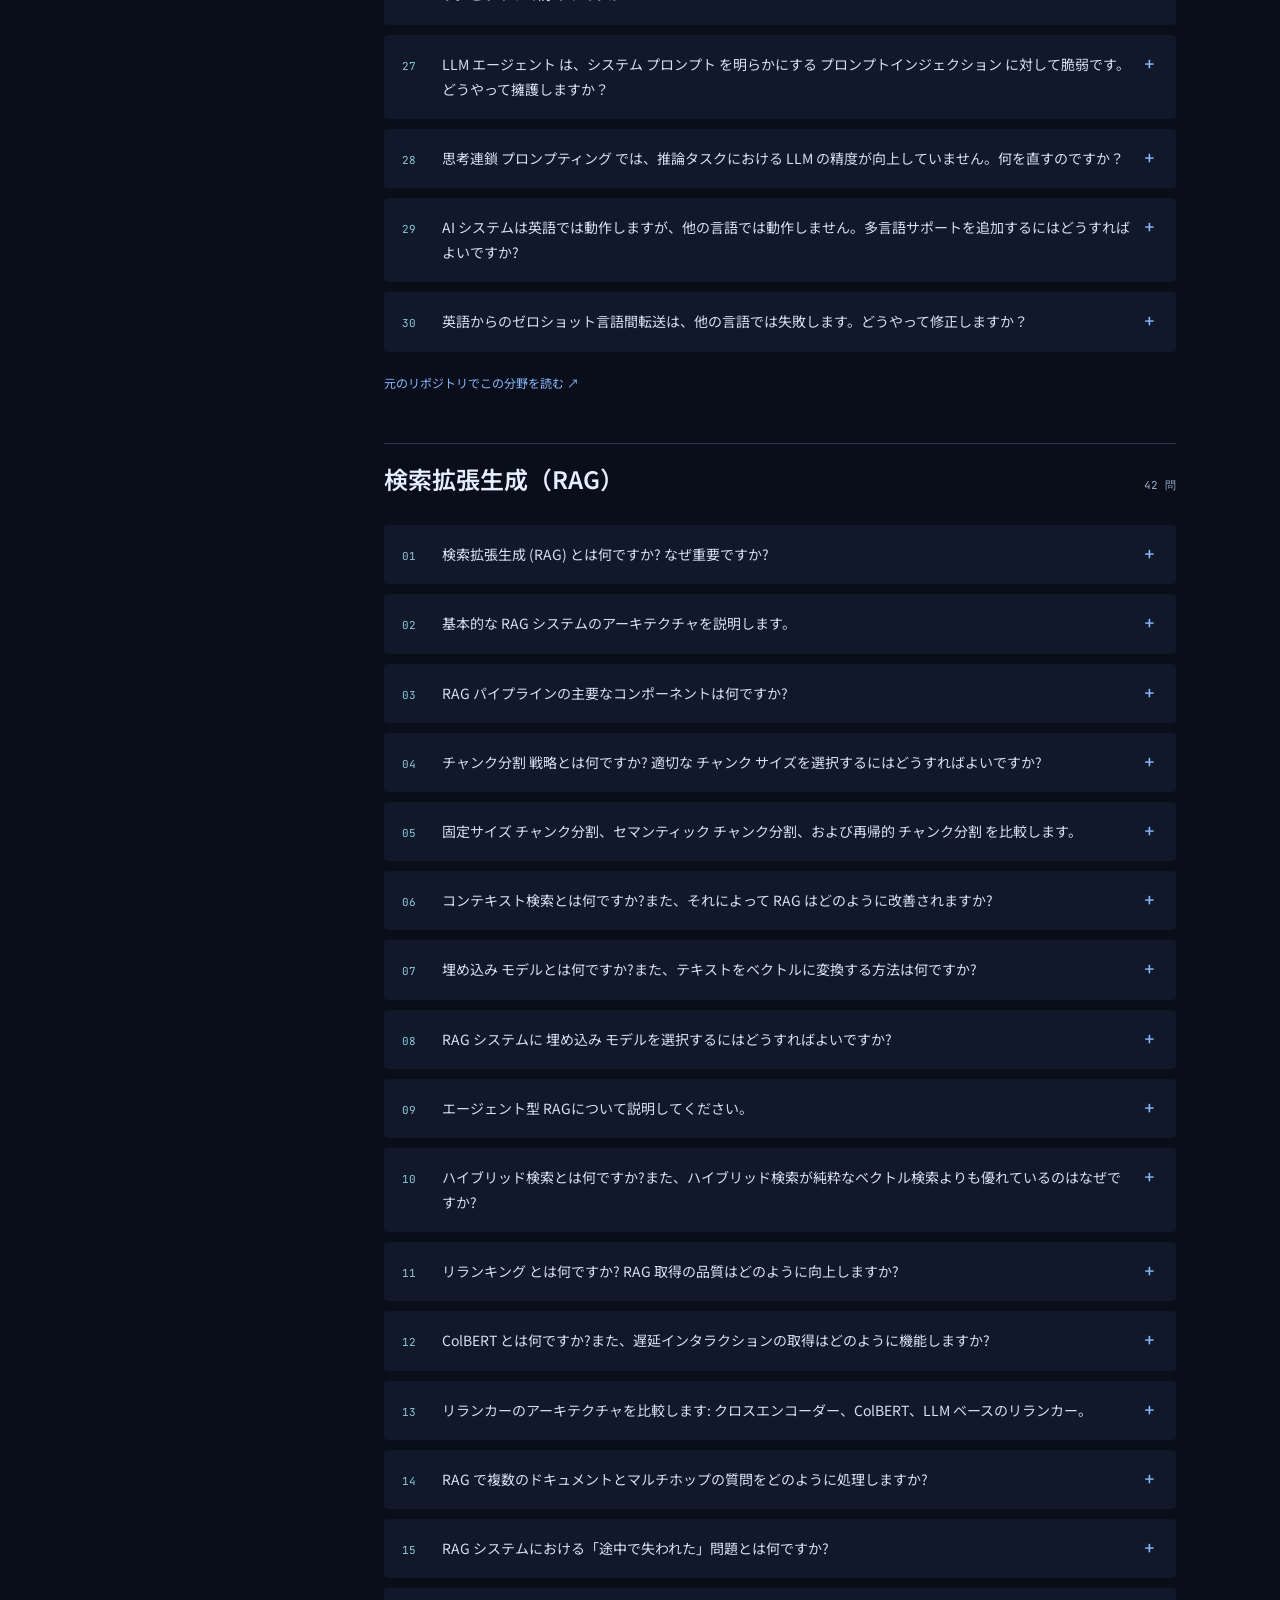
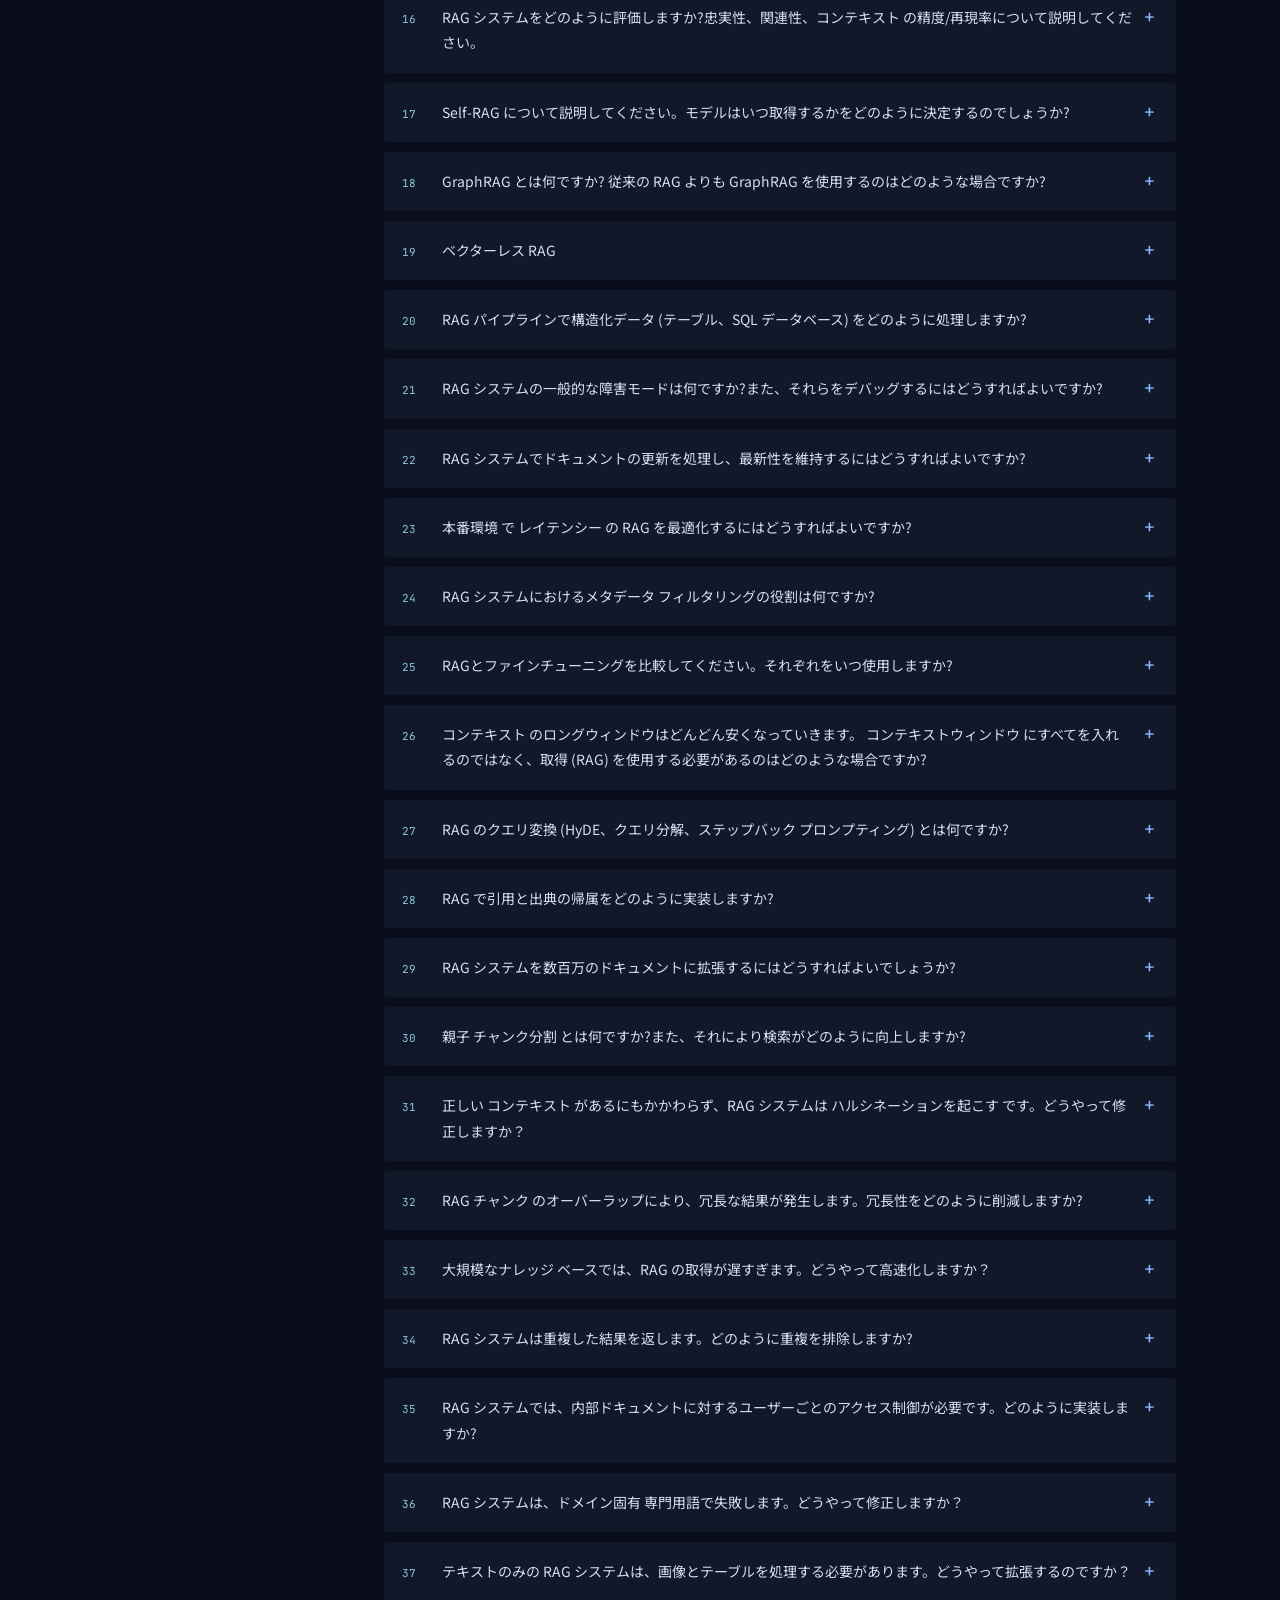
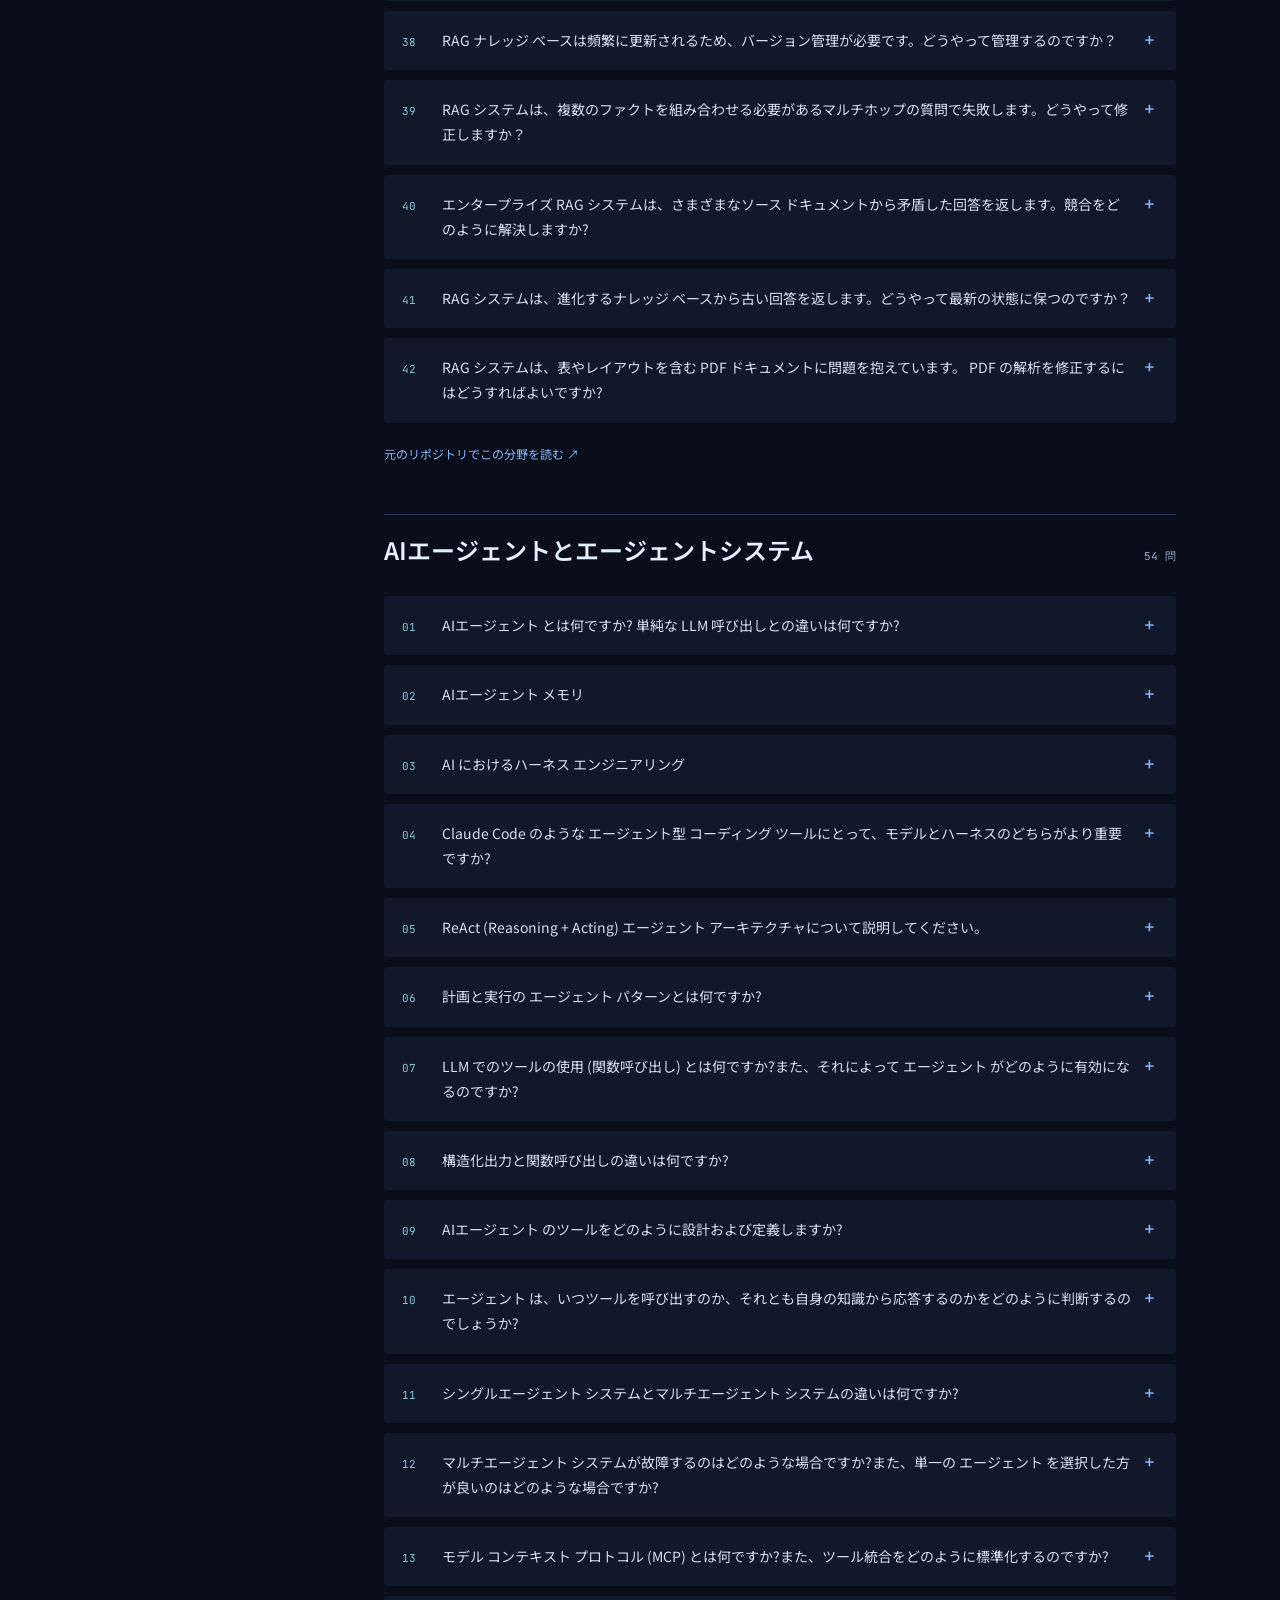
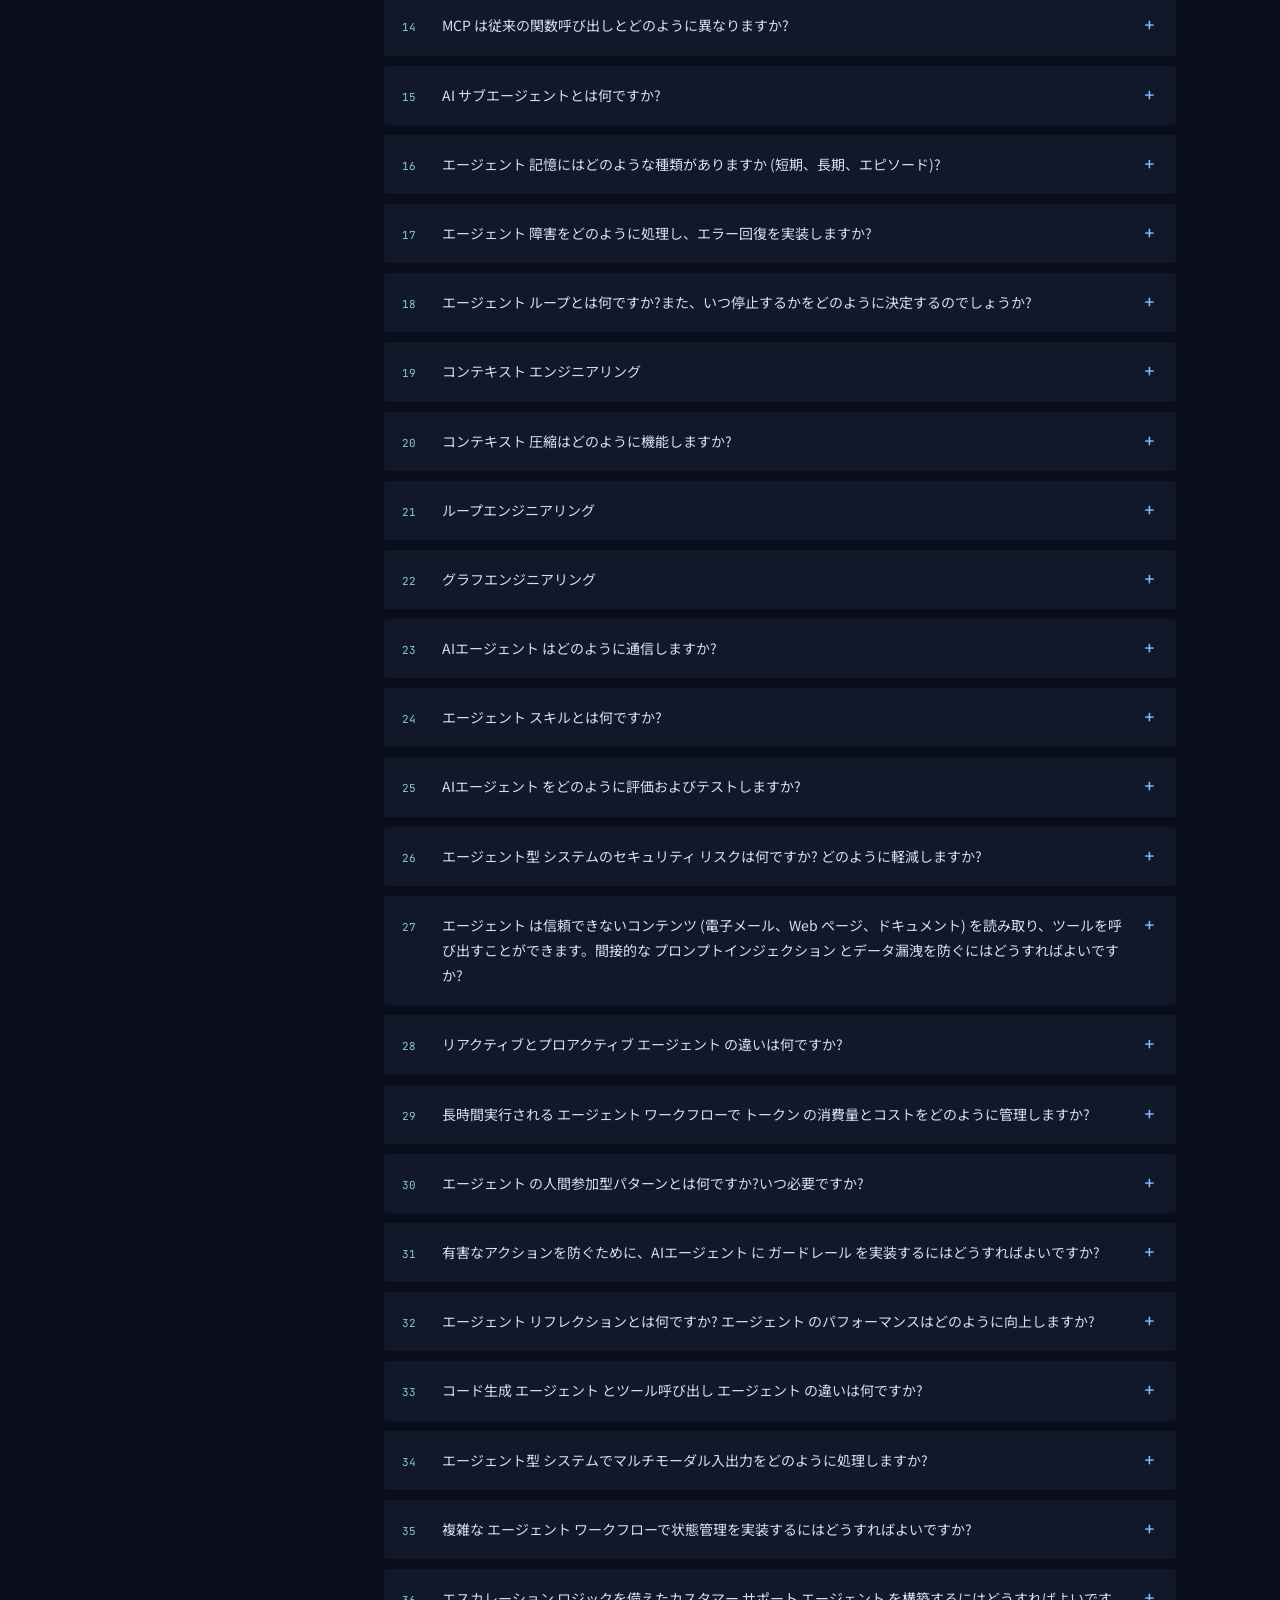
<file: blog/ja.html>
<!DOCTYPE html>
<!-- Generated by scripts/build-question-bank.py. Edit answers.json, locales.json or the generator. -->
<html lang="ja">
<head><meta charset="utf-8"><meta name="viewport" content="width=device-width, initial-scale=1">
<title>AIエンジニア面接対策 | mark.dev</title><meta name="description" content="AIエンジニア面接の566問と6つの基礎概念を収録。質問と簡潔な回答を日本語・英語・ベトナム語で読めます。">
<meta name="theme-color" content="#0a0e1a"><link rel="icon" href="data:image/svg+xml,%3Csvg xmlns='http://www.w3.org/2000/svg' viewBox='0 0 32 32'%3E%3Crect width='32' height='32' rx='6' fill='%230a0e1a'/%3E%3Ctext x='7' y='24' fill='%2360a5fa' font-family='monospace' font-size='24'%3EM%3C/text%3E%3C/svg%3E">
<link rel="preconnect" href="https://fonts.googleapis.com"><link rel="preconnect" href="https://fonts.gstatic.com" crossorigin>
<link href="https://fonts.googleapis.com/css2?family=Silkscreen:wght@400;700&family=JetBrains+Mono:wght@400;500;700&family=Noto+Sans:wght@400;500;600;700&family=Noto+Sans+JP:wght@400;500;600;700&display=swap" rel="stylesheet"><link rel="stylesheet" href="blog.css">
<link rel="alternate" hreflang="vi" href="index.html"><link rel="alternate" hreflang="en" href="en.html"><link rel="alternate" hreflang="ja" href="ja.html"></head>
<body><a class="skip-link" href="#main">本文へスキップ</a>
<header><nav aria-label="メインナビゲーション"><a class="brand" href="../index.html"><span aria-hidden="true">&gt;</span> mark.dev<span class="cursor" aria-hidden="true"></span></a><div class="nav-links"><a href="../index.html">Portfolio</a><a href="ja.html" aria-current="page">Blog</a></div><div class="language-switcher" role="group" aria-label="質問と回答の言語"><a href="en.html" data-language-link hreflang="en" lang="en">English</a><a href="ja.html" data-language-link hreflang="ja" lang="ja" aria-current="page">日本語</a><a href="index.html" data-language-link hreflang="vi" lang="vi">Tiếng Việt</a></div></nav></header>
<!-- BEGIN GENERATED QUESTION BANK: run python3 scripts/build-question-bank.py -->
<main id="main" data-entry-unit="項目" data-section-unit="分野" data-entry-singular="項目" data-section-singular="分野">
<div class="blog-heading"><div><h1>AI Engineer<br><span>Interview Questions<span class="heading-dot">.</span></span></h1>
<p class="intro">Amit Shekharのリポジトリにある全15分野、566問と6つの基礎概念を収録。質問と回答の言語を日本語・英語・ベトナム語から選べます。</p>
<a class="source-link" href="https://github.com/amitshekhariitbhu/ai-engineering-interview-questions">AI Engineering Interview Questions · Amit Shekhar ↗</a></div>
<div class="study-note"><span class="terminal-label">~/notes/interview</span><p>元の順序を維持し、<br><strong>すべての質問を収録。</strong></p><span class="note-caption">15分野 · 566問 · 6つの基礎概念</span></div></div>
<p class="bank-context">質問を開くと、要点を絞った短い回答が表示されます。翻訳と回答はこのブログ向けに作成し、元の資料は「参考資料」にまとめています。</p>
<section class="library" aria-labelledby="library-title"><div class="library-heading"><h2 id="library-title">面接質問集</h2><span id="result-count" role="status" aria-live="polite">572 項目 · 15 分野</span></div>
<form class="search-form" role="search"><label for="search">質問・回答を検索</label><input id="search" type="search" placeholder="例：KVキャッシュ、LoRA、システム設計…" autocomplete="off"></form>
<div class="topic-picker"><label for="topic-filter">分野で絞り込む</label><select id="topic-filter"><option value="all">全15分野</option><option value="must-know">押さえておきたい基礎 (6)</option><option value="llm-fundamentals">LLMの基礎 (80)</option><option value="prompt-engineering">プロンプトエンジニアリング (30)</option><option value="retrieval-augmented-generation-rag">検索拡張生成（RAG） (42)</option><option value="ai-agents-and-agentic-systems">AIエージェントとエージェントシステム (54)</option><option value="fine-tuning-and-model-adaptation">ファインチューニングとモデル適応 (32)</option><option value="vector-databases-and-embeddings">ベクトルデータベースと埋め込み (26)</option><option value="ai-system-design">AIシステム設計 (49)</option><option value="llmops-and-production-ai">LLMOpsと本番運用 (53)</option><option value="evaluation-and-testing">評価とテスト (36)</option><option value="ai-safety-ethics-and-responsible-ai">AIの安全性・倫理・責任ある利用 (45)</option><option value="multimodal-ai">マルチモーダルAI (30)</option><option value="ai-infrastructure-and-scalability">AIインフラとスケーラビリティ (35)</option><option value="coding-and-practical-implementation">コーディングと実践的な実装 (32)</option><option value="behavioral-and-scenario-based-questions">行動面・シナリオ形式の質問 (22)</option></select></div>
<div class="bank-layout"><aside class="toc bank-toc" aria-label="元のリポジトリの構成"><p>元のリポジトリの構成</p><ol><li><a href="#must-know">押さえておきたい基礎 <span>6</span></a></li>
<li><a href="#llm-fundamentals">LLMの基礎 <span>80</span></a></li>
<li><a href="#prompt-engineering">プロンプトエンジニアリング <span>30</span></a></li>
<li><a href="#retrieval-augmented-generation-rag">検索拡張生成（RAG） <span>42</span></a></li>
<li><a href="#ai-agents-and-agentic-systems">AIエージェントとエージェントシステム <span>54</span></a></li>
<li><a href="#fine-tuning-and-model-adaptation">ファインチューニングとモデル適応 <span>32</span></a></li>
<li><a href="#vector-databases-and-embeddings">ベクトルデータベースと埋め込み <span>26</span></a></li>
<li><a href="#ai-system-design">AIシステム設計 <span>49</span></a></li>
<li><a href="#llmops-and-production-ai">LLMOpsと本番運用 <span>53</span></a></li>
<li><a href="#evaluation-and-testing">評価とテスト <span>36</span></a></li>
<li><a href="#ai-safety-ethics-and-responsible-ai">AIの安全性・倫理・責任ある利用 <span>45</span></a></li>
<li><a href="#multimodal-ai">マルチモーダルAI <span>30</span></a></li>
<li><a href="#ai-infrastructure-and-scalability">AIインフラとスケーラビリティ <span>35</span></a></li>
<li><a href="#coding-and-practical-implementation">コーディングと実践的な実装 <span>32</span></a></li>
<li><a href="#behavioral-and-scenario-based-questions">行動面・シナリオ形式の質問 <span>22</span></a></li></ol></aside><div class="question-bank"><section class="question-section" id="must-know" aria-labelledby="heading-must-know">
<div class="question-section-heading"><h2 id="heading-must-know" lang="ja">押さえておきたい基礎</h2><span class="section-count">6 概念</span></div>
<details class="question-item" id="must-know-1" data-topic="must-know">
<summary><span class="question-number">01</span><span lang="ja">LLM</span></summary>
<div class="question-resources"><p class="quick-answer" lang="ja">LLM は、大量のテキストから学習して次のトークンを予測するモデルです。コンテンツを生成、分類、要約できますが、情報が常に正しいことは保証されません。</p><div class="answer-reading"><h3>参考資料</h3><p lang="en">Learn about the LLM, RAG, MCP, Agent, Fine-tuning &amp; Quantization: <a href="https://www.youtube.com/watch?v=lnfWvX66FUk">AI Engineering Explained: LLM, RAG, MCP, Agent, Fine-Tuning, Quantization</a></p></div><a class="question-permalink" href="#must-know-1">この質問へのリンク</a></div>
</details>
<details class="question-item" id="must-know-2" data-topic="must-know">
<summary><span class="question-number">02</span><span lang="ja">ラグ</span></summary>
<div class="question-resources"><p class="quick-answer" lang="ja">RAG は関連するドキュメントを取得し、LLM が応答できるようにそれらのドキュメントをコンテキストに組み込みます。適切に更新されたデータ、出典を引用する必要があります。品質は取得と生成の両方に依存します。</p><div class="answer-reading"><h3>参考資料</h3><p lang="en">Learn about the LLM, RAG, MCP, Agent, Fine-tuning &amp; Quantization: <a href="https://www.youtube.com/watch?v=lnfWvX66FUk">AI Engineering Explained: LLM, RAG, MCP, Agent, Fine-Tuning, Quantization</a></p></div><a class="question-permalink" href="#must-know-2">この質問へのリンク</a></div>
</details>
<details class="question-item" id="must-know-3" data-topic="must-know">
<summary><span class="question-number">03</span><span lang="ja">MCP</span></summary>
<div class="question-resources"><p class="quick-answer" lang="ja">MCP は、AI アプリケーションがホスト、クライアント、サーバー アーキテクチャを通じてツール、リソース、プロンプトに接続する方法を標準化します。認証、認可、およびアクションの承認は、引き続きアプリケーションによって制御されます。</p><div class="answer-reading"><h3>参考資料</h3><p lang="en">Learn about the LLM, RAG, MCP, Agent, Fine-tuning &amp; Quantization: <a href="https://www.youtube.com/watch?v=lnfWvX66FUk">AI Engineering Explained: LLM, RAG, MCP, Agent, Fine-Tuning, Quantization</a></p></div><a class="question-permalink" href="#must-know-3">この質問へのリンク</a></div>
</details>
<details class="question-item" id="must-know-4" data-topic="must-know">
<summary><span class="question-number">04</span><span lang="ja">エージェント</span></summary>
<div class="question-resources"><p class="quick-answer" lang="ja">エージェントは、モデル、ツール、状態、制御ループを組み合わせて、複数のステップを実行します。明確な目標、ステップ/コスト制限、停止条件が必要です。</p><div class="answer-reading"><h3>参考資料</h3><p lang="en">Learn about the LLM, RAG, MCP, Agent, Fine-tuning &amp; Quantization: <a href="https://www.youtube.com/watch?v=lnfWvX66FUk">AI Engineering Explained: LLM, RAG, MCP, Agent, Fine-Tuning, Quantization</a></p></div><a class="question-permalink" href="#must-know-4">この質問へのリンク</a></div>
</details>
<details class="question-item" id="must-know-5" data-topic="must-know">
<summary><span class="question-number">05</span><span lang="ja">ファインチューニング</span></summary>
<div class="question-resources"><p class="quick-answer" lang="ja">微調整では、タスク データを使用して重みを更新し、特定の行動や能力を向上させます。プロンプトだけでは不十分な場合に使用します。常に変化する知識を検索に置き換えないでください。</p><div class="answer-reading"><h3>参考資料</h3><p lang="en">Learn about the LLM, RAG, MCP, Agent, Fine-tuning &amp; Quantization: <a href="https://www.youtube.com/watch?v=lnfWvX66FUk">AI Engineering Explained: LLM, RAG, MCP, Agent, Fine-Tuning, Quantization</a></p></div><a class="question-permalink" href="#must-know-5">この質問へのリンク</a></div>
</details>
<details class="question-item" id="must-know-6" data-topic="must-know">
<summary><span class="question-number">06</span><span lang="ja">量子化</span></summary>
<div class="question-resources"><p class="quick-answer" lang="ja">量子化により、重みまたはアクティベーションを表す精度が低下します (たとえば、BF16 から INT8/INT4)。メモリを節約し、ハードウェアがサポートしている場合は速度を上げることができます。品質劣化評価が必要です。</p><div class="answer-reading"><h3>参考資料</h3><p lang="en">Learn about the LLM, RAG, MCP, Agent, Fine-tuning &amp; Quantization: <a href="https://www.youtube.com/watch?v=lnfWvX66FUk">AI Engineering Explained: LLM, RAG, MCP, Agent, Fine-Tuning, Quantization</a></p></div><a class="question-permalink" href="#must-know-6">この質問へのリンク</a></div>
</details>
<a class="section-source" href="https://github.com/amitshekhariitbhu/ai-engineering-interview-questions/blob/72c6a77b55646065c31b47b42f733233d1c33f35/README.md#must-know">元のリポジトリでこの分野を読む ↗</a>
</section>
<section class="question-section" id="llm-fundamentals" aria-labelledby="heading-llm-fundamentals">
<div class="question-section-heading"><h2 id="heading-llm-fundamentals" lang="ja">LLMの基礎</h2><span class="section-count">80 問</span></div>
<details class="question-item" id="llm-fundamentals-1" data-topic="llm-fundamentals">
<summary><span class="question-number">01</span><span lang="ja">基盤モデル とは何ですか? AI エンジニアリングをどのように変えましたか?</span></summary>
<div class="question-resources"><p class="quick-answer" lang="ja">Foundation モデルは広範なデータで事前トレーニングされており、多くのタスクに再利用されます。 AI エンジニアリングは、各モデルをゼロからトレーニングするのではなく、適応、統合、評価、運用に焦点を移します。</p><div class="answer-reading"><h3>参考資料</h3><p lang="en">Explained in this video: <a href="https://www.youtube.com/watch?v=lnfWvX66FUk">AI Engineering Explained: LLM, RAG, MCP, Agent, Fine-Tuning, Quantization</a></p></div><a class="question-permalink" href="#llm-fundamentals-1">この質問へのリンク</a></div>
</details>
<details class="question-item" id="llm-fundamentals-2" data-topic="llm-fundamentals">
<summary><span class="question-number">02</span><span lang="ja">大規模言語モデル (LLM) とは何ですか?また、どのように機能しますか?</span></summary>
<div class="question-resources"><p class="quick-answer" lang="ja">LLM は、トークンを埋め込みにマッピングし、複数のネットワーク層を使用して処理し、次のトークンの配布を予測します。トークンを繰り返しサンプリングしてコンテキストに追加することにより、テキストを生成します。</p><div class="answer-reading"><h3>参考資料</h3><p lang="en">Explained in this video: <a href="https://www.youtube.com/watch?v=lnfWvX66FUk">AI Engineering Explained: LLM, RAG, MCP, Agent, Fine-Tuning, Quantization</a></p></div><a class="question-permalink" href="#llm-fundamentals-2">この質問へのリンク</a></div>
</details>
<details class="question-item" id="llm-fundamentals-3" data-topic="llm-fundamentals">
<summary><span class="question-number">03</span><span lang="ja">ChatGPT の内部: Enter キーを押した後はどうなりますか?</span></summary>
<div class="question-resources"><p class="quick-answer" lang="ja">基本的なフロー: ダイアログと指示をカプセル化し、トークン化し、事前入力し、各トークンをデコードして、結果をストリーミングします。製品では、検索、ツール、フィルターを追加できます。 ChatGPT の内部詳細は完全には公開されていません。</p><div class="answer-reading"><h3>参考資料</h3><p lang="en"><a href="https://outcomeschool.substack.com/p/inside-chatgpt-what-happens-after">Inside ChatGPT: What Happens After You Hit Enter</a></p></div><a class="question-permalink" href="#llm-fundamentals-3">この質問へのリンク</a></div>
</details>
<details class="question-item" id="llm-fundamentals-4" data-topic="llm-fundamentals">
<summary><span class="question-number">04</span><span lang="ja">Transformer アーキテクチャとは何ですか?またどのように機能しますか?</span></summary>
<div class="question-resources"><p class="quick-answer" lang="ja">トランスフォーマーは、アテンションを使用して位置間の情報を結合し、フィードフォワード ネットワークを使用して表現を変換します。残差、正規化、および位置情報は、詳細なトレーニング、順序と距離の関係の処理に役立ちます。</p><div class="answer-reading"><h3>参考資料</h3><p lang="en"><a href="https://outcomeschool.com/blog/decoding-transformer-architecture">Decoding Transformer Architecture</a></p></div><a class="question-permalink" href="#llm-fundamentals-4">この質問へのリンク</a></div>
</details>
<details class="question-item" id="llm-fundamentals-5" data-topic="llm-fundamentals">
<summary><span class="question-number">05</span><span lang="ja">Transformer アーキテクチャの主要コンポーネントは何ですか?</span></summary>
<div class="question-resources"><p class="quick-answer" lang="ja">主なコンポーネント: 埋め込み、位置表現、注意、フィードフォワード、残差接続、正規化、語彙出力。テキストを生成するデコーダーも因果マスクを使用します。</p><div class="answer-reading"><h3>参考資料</h3><p lang="en"><a href="https://outcomeschool.com/blog/decoding-transformer-architecture">Decoding Transformer Architecture</a></p></div><a class="question-permalink" href="#llm-fundamentals-5">この質問へのリンク</a></div>
</details>
<details class="question-item" id="llm-fundamentals-6" data-topic="llm-fundamentals">
<summary><span class="question-number">06</span><span lang="ja">デコーダ専用の Transformer の 1 つの 順伝播 で何が起こるかを段階的に説明します。</span></summary>
<div class="question-resources"><p class="quick-answer" lang="ja">トークンの埋め込みは、正規化、Q/K/V の作成、因果マスクによる注意、残差の追加、フィードフォワード、そして残差の追加という各ブロックを通過します。正規化を終了し、LM ヘッドがロジットを生成します。正確なレイアウトはアーキテクチャによって異なります。</p><div class="answer-reading"><h3>参考資料</h3><p lang="en"><a href="https://outcomeschool.com/blog/decoding-transformer-architecture">Decoding Transformer Architecture</a></p></div><a class="question-permalink" href="#llm-fundamentals-6">この質問へのリンク</a></div>
</details>
<details class="question-item" id="llm-fundamentals-7" data-topic="llm-fundamentals">
<summary><span class="question-number">07</span><span lang="ja">LLM の トークン化 とは何ですか?</span></summary>
<div class="question-resources"><p class="quick-answer" lang="ja">トークン化では、テキストがトークンに分割され、ID にマップされます。トークンは、文字、バイト、または単語の断片にすることができます。トークンの数は、コスト、コンテキスト、および各言語を処理する能力に影響します。</p><div class="answer-reading"><h3>参考資料</h3><p lang="en"><a href="https://outcomeschool.com/blog/tokenization-in-llms">Tokenization in LLMs</a> and <a href="https://www.youtube.com/watch?v=sK2s9I84EVI">Tokenization in Large Language Models (LLMs)</a></p></div><a class="question-permalink" href="#llm-fundamentals-7">この質問へのリンク</a></div>
</details>
<details class="question-item" id="llm-fundamentals-8" data-topic="llm-fundamentals">
<summary><span class="question-number">08</span><span lang="ja">BPE（バイトペアエンコーディング）について説明してください。</span></summary>
<div class="question-resources"><p class="quick-answer" lang="ja">BPE は小さな記号から始まり、一般的なペアを繰り返して語彙を作成します。エンコード時に、学習した集計操作を適用します。珍しい単語を小さな部分を使用して処理します。</p><div class="answer-reading"><h3>参考資料</h3><p lang="en"><a href="https://outcomeschool.com/blog/bpe-in-llms">Byte Pair Encoding</a></p></div><a class="question-permalink" href="#llm-fundamentals-8">この質問へのリンク</a></div>
</details>
<details class="question-item" id="llm-fundamentals-9" data-topic="llm-fundamentals">
<summary><span class="question-number">09</span><span lang="ja">WordPiece と SentencePiece について説明してください。</span></summary>
<div class="question-resources"><p class="quick-answer" lang="ja">WordPiece は、統計的/尤度基準に従って単語の断片を選択し、多くの場合、連続する断片を区別します。 SentencePiece は、BPE または Unigram をサポートする生テキストのトークン化ツールキットです。単一のアルゴリズムではありません。</p><a class="question-permalink" href="#llm-fundamentals-9">この質問へのリンク</a></div>
</details>
<details class="question-item" id="llm-fundamentals-10" data-topic="llm-fundamentals">
<summary><span class="question-number">10</span><span lang="ja">位置エンコーディングとは何ですか? Transformer で位置エンコーディングが必要な理由は何ですか?</span></summary>
<div class="question-resources"><p class="quick-answer" lang="ja">注意自体はトークンの順序を知りません。位置エンコーディング/埋め込みまたは RoPE は、位置情報をモデルに注入して、同じトークンを持つが順序が異なる文字列を区別します。</p><div class="answer-reading"><h3>参考資料</h3><p lang="en"><a href="https://outcomeschool.substack.com/p/positional-embeddings-in-llms">Positional Embeddings in LLMs</a></p></div><a class="question-permalink" href="#llm-fundamentals-10">この質問へのリンク</a></div>
</details>
<details class="question-item" id="llm-fundamentals-11" data-topic="llm-fundamentals">
<summary><span class="question-number">11</span><span lang="ja">埋め込みとは何ですか?</span></summary>
<div class="question-resources"><p class="quick-answer" lang="ja">埋め込みは、トークン、文、またはオブジェクトを表す算術ベクトルです。有用な関係は、対象を絞ったトレーニングを通じて学習されます。ベクトル距離は、特定のモデルとタスクに応じてのみ意味を持ちます。</p><div class="answer-reading"><h3>参考資料</h3><p lang="en"><a href="https://www.youtube.com/watch?v=LedXW6xl21s">Embeddings in Machine Learning</a></p></div><a class="question-permalink" href="#llm-fundamentals-11">この質問へのリンク</a></div>
</details>
<details class="question-item" id="llm-fundamentals-12" data-topic="llm-fundamentals">
<summary><span class="question-number">12</span><span lang="ja">アテンションのQuery (Q)、Key (K)、Value (V)について説明してください。</span></summary>
<div class="question-resources"><p class="quick-answer" lang="ja">Queryは現在のトークンが求める情報を表し、Keyとの類似度から関連度を計算します。Valueは集約する情報です。アテンションは softmax(QKᵀ/√dₖ)V で求めます。</p><div class="answer-reading"><h3>参考資料</h3><p lang="en"><a href="https://outcomeschool.com/blog/math-behind-attention-qkv">Math behind Attention - Q, K, and V</a></p></div><a class="question-permalink" href="#llm-fundamentals-12">この質問へのリンク</a></div>
</details>
<details class="question-item" id="llm-fundamentals-13" data-topic="llm-fundamentals">
<summary><span class="question-number">13</span><span lang="ja">セルフアテンション とは何ですか? Transformer ではどのように機能しますか?</span></summary>
<div class="question-resources"><p class="quick-answer" lang="ja">Self-attention は同じ文字列から Q、K、V を取得します。各トークンは、許容されるマスク範囲内で、類似性の重みに従って位置の値を集計します。</p><div class="answer-reading"><h3>参考資料</h3><p lang="en"><a href="https://outcomeschool.com/blog/self-attention-in-transformers">Self Attention in Transformers</a></p></div><a class="question-permalink" href="#llm-fundamentals-13">この質問へのリンク</a></div>
</details>
<details class="question-item" id="llm-fundamentals-14" data-topic="llm-fundamentals">
<summary><span class="question-number">14</span><span lang="ja">Transformerのクロスアテンションとは何ですか？</span></summary>
<div class="question-resources"><p class="quick-answer" lang="ja">クロスアテンションは、ある文字列からクエリを取得し、別の文字列からキー/値を取得します。たとえば、デコーダがエンコーダの表現にアクセスしたり、言語モデルが画像から情報を取得したりします。</p><div class="answer-reading"><h3>参考資料</h3><p lang="en"><a href="https://outcomeschool.com/blog/cross-attention-in-transformers">Cross Attention in Transformers</a></p></div><a class="question-permalink" href="#llm-fundamentals-14">この質問へのリンク</a></div>
</details>
<details class="question-item" id="llm-fundamentals-15" data-topic="llm-fundamentals">
<summary><span class="question-number">15</span><span lang="ja">Transformerのアテンションで、QとKの内積を√dₖで割るのはなぜですか？</span></summary>
<div class="question-resources"><p class="quick-answer" lang="ja">通常、dₖ が増加すると内積分散が増加し、ソフトマックスが飽和して勾配が小さくなります。コンポーネントに適切な分散があるという仮定の下、√dₖ で除算すると、ロジット スケールがより安定します。</p><div class="answer-reading"><h3>参考資料</h3><p lang="en"><a href="https://outcomeschool.com/blog/scaling-dot-product-attention">Math behind √dₖ Scaling Factor in Attention</a></p></div><a class="question-permalink" href="#llm-fundamentals-15">この質問へのリンク</a></div>
</details>
<details class="question-item" id="llm-fundamentals-16" data-topic="llm-fundamentals">
<summary><span class="question-number">16</span><span lang="ja">因果マスキングとは何ですか?</span></summary>
<div class="question-resources"><p class="quick-answer" lang="ja">因果マスクは、ソフトマックスの前に負の無限大を持つ将来の位置をカバーします。そのおかげで、現在のトークンはプレフィックスのみに依存し、推論時に自己回帰生成に一致します。</p><div class="answer-reading"><h3>参考資料</h3><p lang="en"><a href="https://outcomeschool.com/blog/causal-masking-in-attention">Causal Masking in Attention</a></p></div><a class="question-permalink" href="#llm-fundamentals-16">この質問へのリンク</a></div>
</details>
<details class="question-item" id="llm-fundamentals-17" data-topic="llm-fundamentals">
<summary><span class="question-number">17</span><span lang="ja">マルチヘッドアテンション のメカニズムとは何ですか?複数の アテンションヘッド を使用するのはなぜですか?</span></summary>
<div class="question-resources"><p class="quick-answer" lang="ja">マルチヘッド アテンションは、複数の Q/K/V 投影を学習し、アテンションを並行して計算し、結果を組み合わせます。ヘッドは、1 回の注意操作ですべての情報を強制するのではなく、さまざまな関係を捉えることができます。</p><div class="answer-reading"><h3>参考資料</h3><p lang="en"><a href="https://outcomeschool.com/blog/multi-head-attention-in-transformers">Multi-Head Attention in Transformers</a></p></div><a class="question-permalink" href="#llm-fundamentals-17">この質問へのリンク</a></div>
</details>
<details class="question-item" id="llm-fundamentals-18" data-topic="llm-fundamentals">
<summary><span class="question-number">18</span><span lang="ja">LLM のフィードフォワード ネットワークとは何ですか?</span></summary>
<div class="question-resources"><p class="quick-answer" lang="ja">FFN は、投影と非線形性によって各位置の表現を独立して変換し、多くの場合次元的に拡大したり縮小したりします。それは、注目の情報交換ステップの後に特徴的な変換能力を追加します。</p><div class="answer-reading"><h3>参考資料</h3><p lang="en"><a href="https://outcomeschool.com/blog/feed-forward-networks-in-llms">Feed-Forward Networks in LLMs</a></p></div><a class="question-permalink" href="#llm-fundamentals-18">この質問へのリンク</a></div>
</details>
<details class="question-item" id="llm-fundamentals-19" data-topic="llm-fundamentals">
<summary><span class="question-number">19</span><span lang="ja">ジェネレーティブ AI とは何ですか?</span></summary>
<div class="question-resources"><p class="quick-answer" lang="ja">生成 AI は、データを配布してテキスト、写真、オーディオ、コードなどの新しいコンテンツを作成する方法を学習します。モデルに適した出力は、必ずしもそれが正しいこと、または使用する権利があることを意味するわけではありません。</p><div class="answer-reading"><h3>参考資料</h3><p lang="en"><a href="https://outcomeschool.com/blog/what-is-generative-ai">What is Generative AI?</a></p></div><a class="question-permalink" href="#llm-fundamentals-19">この質問へのリンク</a></div>
</details>
<details class="question-item" id="llm-fundamentals-20" data-topic="llm-fundamentals">
<summary><span class="question-number">20</span><span lang="ja">LLM の コンテキストウィンドウ とは何ですか? それがなぜ重要ですか?</span></summary>
<div class="question-resources"><p class="quick-answer" lang="ja">コンテキスト ウィンドウは、モデルが 1 つのリクエスト (通常は入力と生成を含む) で処理できるトークンの制限です。使用できる履歴/ドキュメントの量が決まり、メモリと遅延に影響します。</p><div class="answer-reading"><h3>参考資料</h3><p lang="en"><a href="https://www.linkedin.com/posts/amit-shekhar-iitbhu_the-context-window-is-the-llms-working-memory-activity-7437754426175672320-MH9c">Context Window in LLMs</a></p></div><a class="question-permalink" href="#llm-fundamentals-20">この質問へのリンク</a></div>
</details>
<details class="question-item" id="llm-fundamentals-21" data-topic="llm-fundamentals">
<summary><span class="question-number">21</span><span lang="ja">LLM で コンテキストウィンドウ が制限されているのはなぜですか?</span></summary>
<div class="question-resources"><p class="quick-answer" lang="ja">制限は、KV キャッシュ、注意コスト、位置表現、およびトレーニングされた長さによって決まります。技術的な制限を拡張しても、それだけではモデルがコンテキスト全体を効果的に使用できるようにはなりません。</p><div class="answer-reading"><h3>参考資料</h3><p lang="en"><a href="https://www.youtube.com/watch?v=CGIhxIaOg3M&amp;lc">Why is the context window limited in LLMs?</a></p></div><a class="question-permalink" href="#llm-fundamentals-21">この質問へのリンク</a></div>
</details>
<details class="question-item" id="llm-fundamentals-22" data-topic="llm-fundamentals">
<summary><span class="question-number">22</span><span lang="ja">LLM の コンテキスト の temperature とは何ですか? それは出力にどのように影響しますか?</span></summary>
<div class="question-resources"><p class="quick-answer" lang="ja">温度はソフトマックスの前にロジットを分割します。低いと分布が集中し、高いと分布がより多様になります。正確なレベルではなく、ランダム性を制御します。低温でも幻覚が見えることがあります。</p><div class="answer-reading"><h3>参考資料</h3><p lang="en"><a href="https://outcomeschool.com/blog/how-does-temperature-control-llm-output">How does Temperature control LLM output?</a></p></div><a class="question-permalink" href="#llm-fundamentals-22">この質問へのリンク</a></div>
</details>
<details class="question-item" id="llm-fundamentals-23" data-topic="llm-fundamentals">
<summary><span class="question-number">23</span><span lang="ja">LLM の最初の トークン が残りの部分より遅いのはなぜですか?</span></summary>
<div class="question-resources"><p class="quick-answer" lang="ja">最初のトークンの前に、モデルは事前入力ステップですべてのプロンプトを処理し、キューとネットワーク時間を追加する必要があります。次のトークンは KV キャッシュを再利用し、新しい世代のみを処理します。</p><div class="answer-reading"><h3>参考資料</h3><p lang="en"><a href="https://www.youtube.com/watch?v=XD8DD4cEHu0">The First-Token Latency Problem in LLMs</a></p></div><a class="question-permalink" href="#llm-fundamentals-23">この質問へのリンク</a></div>
</details>
<details class="question-item" id="llm-fundamentals-24" data-topic="llm-fundamentals">
<summary><span class="question-number">24</span><span lang="ja">Top-p (核) サンプリングと Top-k サンプリングについて説明してください。どう違うのでしょうか？</span></summary>
<div class="question-resources"><p class="quick-answer" lang="ja">Top-k は、最も確率の高い k 個のトークンを保持します。 top-p は、p に到達する合計確率を持つ最小のセットを保持します。 Top-p は分布に適応します。どちらもサンプリング前に尾部を取り除きます。</p><div class="answer-reading"><h3>参考資料</h3><p lang="en"><a href="https://outcomeschool.com/blog/how-do-top-k-and-top-p-sampling-work">How do Top-k and Top-p Sampling work?</a> </p></div><a class="question-permalink" href="#llm-fundamentals-24">この質問へのリンク</a></div>
</details>
<details class="question-item" id="llm-fundamentals-25" data-topic="llm-fundamentals">
<summary><span class="question-number">25</span><span lang="ja">貪欲デコード、ビームサーチ、top-k、top-p、および temperature のサンプリングを比較します。それぞれが失敗するのはいつですか?</span></summary>
<div class="question-resources"><p class="quick-answer" lang="ja">貪欲は局所的な選択と反復の影響を受けやすいです。ビーム検索では、一般的な文や短い文を優先できます。 Top-k/top-p と温度は大幅に上昇しますが、トークンのマッチングが低下する可能性があります。タスクに応じた評価で選ぶ。</p><div class="answer-reading"><h3>参考資料</h3><p lang="en"><a href="https://outcomeschool.com/blog/how-do-top-k-and-top-p-sampling-work">How do Top-k and Top-p Sampling work?</a> </p></div><a class="question-permalink" href="#llm-fundamentals-25">この質問へのリンク</a></div>
</details>
<details class="question-item" id="llm-fundamentals-26" data-topic="llm-fundamentals">
<summary><span class="question-number">26</span><span lang="ja">ロジットとは何ですか? テキスト生成でどのように使用されますか?</span></summary>
<div class="question-resources"><p class="quick-answer" lang="ja">ロジットは語彙に関する標準化されていないスコアです。温度、マスク、サンプリングフィルターを調整した後、ソフトマックスはそれらを確率に変換して次のトークンを選択します。</p><div class="answer-reading"><h3>参考資料</h3><p lang="en"><a href="https://x.com/amitiitbhu/status/1927927814923207146">Understanding Logits in Machine Learning</a></p></div><a class="question-permalink" href="#llm-fundamentals-26">この質問へのリンク</a></div>
</details>
<details class="question-item" id="llm-fundamentals-27" data-topic="llm-fundamentals">
<summary><span class="question-number">27</span><span lang="ja">LLM の停止 トークン とは何ですか?また、LLM は生成を停止する時期をどのようにして知るのでしょうか?</span></summary>
<div class="question-resources"><p class="quick-answer" lang="ja">ストップ トークンは、ターンまたはシーケンスの終了を示すためにモデルが生成できる特別な ID です。また、トークン制限に達した場合、停止シーケンスが発生した場合、またはリクエストがキャンセルされた場合にも、システムは停止します。</p><div class="answer-reading"><h3>参考資料</h3><p lang="en"><a href="https://outcomeschool.com/blog/stop-tokens-in-llms">Stop Tokens in LLMs</a></p></div><a class="question-permalink" href="#llm-fundamentals-27">この質問へのリンク</a></div>
</details>
<details class="question-item" id="llm-fundamentals-28" data-topic="llm-fundamentals">
<summary><span class="question-number">28</span><span lang="ja">停止 トークン と停止シーケンスの違いは何ですか?</span></summary>
<div class="question-resources"><p class="quick-answer" lang="ja">ストップトークンは語彙における特別なトークンです。停止シーケンスは、複数のトークンで構成されるアプリケーション指定のシーケンスです。バックエンドは一致するシーケンスを検出して生成を停止します。</p><div class="answer-reading"><h3>参考資料</h3><p lang="en"><a href="https://outcomeschool.com/blog/stop-tokens-in-llms">Stop Tokens in LLMs</a></p></div><a class="question-permalink" href="#llm-fundamentals-28">この質問へのリンク</a></div>
</details>
<details class="question-item" id="llm-fundamentals-29" data-topic="llm-fundamentals">
<summary><span class="question-number">29</span><span lang="ja">Transformer のスキップ接続 (残留接続) とは何ですか?</span></summary>
<div class="question-resources"><p class="quick-answer" lang="ja">残りの接続は入力 x を出力 F(x) に追加します: y = x + F(x)。勾配パスを作成して情報を保持し、多層ネットワークをより安定してトレーニングするのに役立ちます。</p><div class="answer-reading"><h3>参考資料</h3><p lang="en"><a href="https://www.linkedin.com/posts/amit-shekhar-iitbhu_machinelearning-llm-deeplearning-share-7414239846707392512-pQdQ">Skip connections (residual connections) in Transformers</a></p></div><a class="question-permalink" href="#llm-fundamentals-29">この質問へのリンク</a></div>
</details>
<details class="question-item" id="llm-fundamentals-30" data-topic="llm-fundamentals">
<summary><span class="question-number">30</span><span lang="ja">オープンソース LLM とクローズドソース LLM の違いは何ですか?どちらかを選択するのはどのような場合ですか?</span></summary>
<div class="question-resources"><p class="quick-answer" lang="ja">加重オープン モデルにより、セルフホスティングとカスタマイズが可能になります。オープンウェイトは必ずしもオープンソースであるとは限らないため、ライセンスを確認する必要があります。クローズド API は一般に操作が簡単です。品質、データ権利、遅延、総コストに基づいて選択してください。</p><a class="question-permalink" href="#llm-fundamentals-30">この質問へのリンク</a></div>
</details>
<details class="question-item" id="llm-fundamentals-31" data-topic="llm-fundamentals">
<summary><span class="question-number">31</span><span lang="ja">エンコーダのみ、デコーダのみ、エンコーダ/デコーダの Transformer アーキテクチャの違いは何ですか?</span></summary>
<div class="question-resources"><p class="quick-answer" lang="ja">エンコーダのみは、表現/分類に適した 2 次元コンテキストを使用します。 decoder-only は、因果的注意を使用して生成します。エンコーダー/デコーダーは入力をエンコードし、文字列変換タスクに適したクロスアテンション経由で入力を生成します。</p><div class="answer-reading"><h3>参考資料</h3><p lang="en"><a href="https://outcomeschool.com/blog/encoder-vs-decoder-in-transformers">Encoder vs Decoder in Transformers</a></p></div><a class="question-permalink" href="#llm-fundamentals-31">この質問へのリンク</a></div>
</details>
<details class="question-item" id="llm-fundamentals-32" data-topic="llm-fundamentals">
<summary><span class="question-number">32</span><span lang="ja">KVキャッシュ とは何ですか? どのように推論を高速化しますか?</span></summary>
<div class="question-resources"><p class="quick-answer" lang="ja">KV キャッシュは、各レイヤーで処理されたトークンのキー/値を保存します。新しいトークンを生成するときは、プレフィックス全体を再計算するのではなく、キャッシュを再利用します。速度と引き換えにメモリが長くなり、長さが増すにつれて増加します。</p><div class="answer-reading"><h3>参考資料</h3><p lang="en"><a href="https://outcomeschool.com/blog/kv-cache-in-llms">What is KV Cache in LLMs?</a></p></div><a class="question-permalink" href="#llm-fundamentals-32">この質問へのリンク</a></div>
</details>
<details class="question-item" id="llm-fundamentals-33" data-topic="llm-fundamentals">
<summary><span class="question-number">33</span><span lang="ja">大規模なモデルを処理するために必要な KVキャッシュ メモリを見積もってください。 バッチサイズ と コンテキスト の長さはどのように制限されますか?</span></summary>
<div class="question-resources"><p class="quick-answer" lang="ja">KVメモリは約 2 × layers × batch × tokens × KV_heads × head_dim × bytes_per_value です。バッチサイズとコンテキスト長に比例して増えるため、重み・アクティベーション・ワークスペース・メモリ管理用の余裕を別途確保します。</p><div class="answer-reading"><h3>参考資料</h3><p lang="en"><a href="https://outcomeschool.com/blog/kv-cache-compression">KV Cache Compression</a></p></div><a class="question-permalink" href="#llm-fundamentals-33">この質問へのリンク</a></div>
</details>
<details class="question-item" id="llm-fundamentals-34" data-topic="llm-fundamentals">
<summary><span class="question-number">34</span><span lang="ja">KVキャッシュ 圧縮</span></summary>
<div class="question-resources"><p class="quick-answer" lang="ja">KV 圧縮では、量子化、ヘッド共有、選択的トークン保持、またはキャッシュ圧縮アーキテクチャを使用できます。トレードオフは、精度、長いリコール、および解凍コストです。実際の長いタスクで測定する必要があります。</p><div class="answer-reading"><h3>参考資料</h3><p lang="en"><a href="https://outcomeschool.com/blog/kv-cache-compression">KV Cache Compression</a></p></div><a class="question-permalink" href="#llm-fundamentals-34">この質問へのリンク</a></div>
</details>
<details class="question-item" id="llm-fundamentals-35" data-topic="llm-fundamentals">
<summary><span class="question-number">35</span><span lang="ja">モデル蒸留とは何ですか?LLM でどのように使用されますか?</span></summary>
<div class="question-resources"><p class="quick-answer" lang="ja">蒸留は、教師の出力、配布、または処理のトレースを学習するように生徒を訓練します。推論コストを削減します。アーキテクチャやデータが十分に表現されていない場合、学生は能力を失う可能性があります。</p><div class="answer-reading"><h3>参考資料</h3><p lang="en"><a href="https://outcomeschool.com/blog/how-does-knowledge-distillation-work">How does Knowledge Distillation work?</a></p></div><a class="question-permalink" href="#llm-fundamentals-35">この質問へのリンク</a></div>
</details>
<details class="question-item" id="llm-fundamentals-36" data-topic="llm-fundamentals">
<summary><span class="question-number">36</span><span lang="ja">Mixture of Experts (MoE) とは何ですか? Mixtral のようなモデルではどのように機能しますか?</span></summary>
<div class="question-resources"><p class="quick-answer" lang="ja">MoE には多くの専門家がおり、ルーターはトークンごとに複数の専門家を選択します。パラメータの合計は大きいですが、部分的にのみ有効になります。専門的なメモリと負荷分散/通信処理が依然として必要です。</p><div class="answer-reading"><h3>参考資料</h3><p lang="en"><a href="https://outcomeschool.com/blog/mixture-of-experts">Mixture of Experts Explained</a></p></div><a class="question-permalink" href="#llm-fundamentals-36">この質問へのリンク</a></div>
</details>
<details class="question-item" id="llm-fundamentals-37" data-topic="llm-fundamentals">
<summary><span class="question-number">37</span><span lang="ja">密モデルと疎モデルの違いは何ですか?</span></summary>
<div class="question-resources"><p class="quick-answer" lang="ja">Dense は、各トークンのパラメータの大部分をアクティブにします。 MoE と同様に、sparse はサブセットのみをアクティブにします。 Sparse はトークンごとのコンピューティングを節約しますが、ルーティング、メモリ、負荷分散のコストが追加されます。</p><div class="answer-reading"><h3>参考資料</h3><p lang="en"><a href="https://outcomeschool.com/blog/mixture-of-experts">Mixture of Experts Explained</a></p></div><a class="question-permalink" href="#llm-fundamentals-37">この質問へのリンク</a></div>
</details>
<details class="question-item" id="llm-fundamentals-38" data-topic="llm-fundamentals">
<summary><span class="question-number">38</span><span lang="ja">DeepSeek-V4 はどのように機能しますか?</span></summary>
<div class="question-resources"><p class="quick-answer" lang="ja">DeepSeek-V4はMoEとCSA/HCAのハイブリッドアテンションを組み合わせ、長いKV履歴の圧縮・参照を効率化します。局所的なスライディングウィンドウも併用し、mHCで残差接続を変更することで、能力を保ちながら長いコンテキストのコストを抑えます。</p><div class="answer-reading"><h3>参考資料</h3><p lang="en"><a href="https://outcomeschool.com/blog/decoding-deepseek-v4">DeepSeek-V4 Architecture Explained</a></p><p><a href="https://github.com/huggingface/transformers/blob/main/docs/source/en/model_doc/deepseek_v4.md">Transformers: DeepSeek-V4</a></p></div><a class="question-permalink" href="#llm-fundamentals-38">この質問へのリンク</a></div>
</details>
<details class="question-item" id="llm-fundamentals-39" data-topic="llm-fundamentals">
<summary><span class="question-number">39</span><span lang="ja">FlashAttentionとは何ですか？</span></summary>
<div class="question-resources"><p class="quick-answer" lang="ja">FlashAttentionはアテンションをタイル単位で正確に計算し、SRAMとHBM間のデータ転送を最適化します。アテンション行列全体を保存しないため、中間メモリとIOを削減できます。ただし、密なアテンションの演算量は依然として系列長の二乗に比例します。</p><div class="answer-reading"><h3>参考資料</h3><p lang="en"><a href="https://outcomeschool.com/blog/decoding-flash-attention">Decoding Flash Attention in LLMs</a></p></div><a class="question-permalink" href="#llm-fundamentals-39">この質問へのリンク</a></div>
</details>
<details class="question-item" id="llm-fundamentals-40" data-topic="llm-fundamentals">
<summary><span class="question-number">40</span><span lang="ja">クロスエントロピー損失とは何ですか?</span></summary>
<div class="question-resources"><p class="quick-answer" lang="ja">クロスエントロピーは、モデルが正しいラベル/トークンに確率を割り当てるレベルを測定します。ラベルの場合は -log p(正しいトークン) です。次のトークンのトレーニングでは、損失加重ポジション全体でこの損失が平均化されます。</p><div class="answer-reading"><h3>参考資料</h3><p lang="en"><a href="https://outcomeschool.com/blog/math-behind-cross-entropy-loss">Math Behind Cross-Entropy Loss</a></p></div><a class="question-permalink" href="#llm-fundamentals-40">この質問へのリンク</a></div>
</details>
<details class="question-item" id="llm-fundamentals-41" data-topic="llm-fundamentals">
<summary><span class="question-number">41</span><span lang="ja">Grouped-Query Attention (GQA) とは何ですか? マルチヘッドアテンション (MHA) との違いは何ですか?</span></summary>
<div class="question-resources"><p class="quick-answer" lang="ja">GQA は、クエリ ヘッドをキー/値ヘッドを共有するグループに分割します。 MHA と比較して KV キャッシュ サイズが削減されます。 MQA では、各クエリ ヘッドに対して KV ヘッドが 1 つだけ存在します。</p><div class="answer-reading"><h3>参考資料</h3><p lang="en"><a href="https://outcomeschool.com/blog/grouped-query-attention">Grouped Query Attention</a></p></div><a class="question-permalink" href="#llm-fundamentals-41">この質問へのリンク</a></div>
</details>
<details class="question-item" id="llm-fundamentals-42" data-topic="llm-fundamentals">
<summary><span class="question-number">42</span><span lang="ja">スライディングウィンドウアテンションはどのように機能しますか?</span></summary>
<div class="question-resources"><p class="quick-answer" lang="ja">スライディング ウィンドウの注意は、現在位置の近くのトークン エリアのみに注目します。ウィンドウごとにコンピューティング/キャッシュを削減しますが、長距離関係が失われる可能性があります。複数のレイヤーまたはグローバル ブランチは、情報をより広範囲に拡散するのに役立ちます。</p><div class="answer-reading"><h3>参考資料</h3><p lang="en"><a href="https://outcomeschool.com/blog/how-does-sliding-window-attention-work">How does Sliding Window Attention work?</a></p></div><a class="question-permalink" href="#llm-fundamentals-42">この質問へのリンク</a></div>
</details>
<details class="question-item" id="llm-fundamentals-43" data-topic="llm-fundamentals">
<summary><span class="question-number">43</span><span lang="ja">アテンションシンクはどのように機能しますか?</span></summary>
<div class="question-resources"><p class="quick-answer" lang="ja">アテンションシンクは、コンテンツが重要ではないにもかかわらず、多くの注目を集めるポジションであり、通常はチェーンの先頭にあります。いくつかのシンク トークンをウィンドウの近くに置くと、ストリーミングの安定性を維持するのに役立ちます。シンクは意味論的な証拠とみなされるべきではありません。</p><div class="answer-reading"><h3>参考資料</h3><p lang="en"><a href="https://outcomeschool.com/blog/how-do-attention-sinks-work">How do Attention Sinks work?</a></p></div><a class="question-permalink" href="#llm-fundamentals-43">この質問へのリンク</a></div>
</details>
<details class="question-item" id="llm-fundamentals-44" data-topic="llm-fundamentals">
<summary><span class="question-number">44</span><span lang="ja">回転位置 埋め込み (RoPE) はどのように機能しますか?また、学習された位置 埋め込み よりも回転位置 埋め込み (RoPE) が優先されるのはなぜですか?</span></summary>
<div class="question-resources"><p class="quick-answer" lang="ja">RoPE は、位置に応じて Q/K コンポーネントのペアを回転させ、内積を相対位置に依存させます。別個の研究位置埋め込みテーブルは必要ありません。長いコンテキストを推定するには、依然として適切な技術と検証が必要です。</p><div class="answer-reading"><h3>参考資料</h3><p lang="en"><a href="https://outcomeschool.com/blog/math-behind-rope-rotary-position-embedding">Math Behind RoPE (Rotary Position Embedding)</a></p></div><a class="question-permalink" href="#llm-fundamentals-44">この質問へのリンク</a></div>
</details>
<details class="question-item" id="llm-fundamentals-45" data-topic="llm-fundamentals">
<summary><span class="question-number">45</span><span lang="ja">レイヤーの正規化について説明する</span></summary>
<div class="question-resources"><p class="quick-answer" lang="ja">LayerNorm は、各トークンの特徴的な次元を平均と分散によって正規化し、学習したスケール/バイアスを適用します。バッチサイズに関係なく、活性化の大きさを安定させます。</p><div class="answer-reading"><h3>参考資料</h3><p lang="en"><a href="https://outcomeschool.com/blog/batch-normalization-vs-layer-normalization">Batch Normalization vs Layer Normalization</a></p></div><a class="question-permalink" href="#llm-fundamentals-45">この質問へのリンク</a></div>
</details>
<details class="question-item" id="llm-fundamentals-46" data-topic="llm-fundamentals">
<summary><span class="question-number">46</span><span lang="ja">RMSNorm (二乗平均平方根層正規化) について説明する</span></summary>
<div class="question-resources"><p class="quick-answer" lang="ja">RMSNorm はベクトルを二乗平均平方根で除算し、学習したスケールを乗算します。 LayerNorm のように平均を減算しないので、より単純で、多くの場合、計算コストが削減されます。</p><div class="answer-reading"><h3>参考資料</h3><p lang="en"><a href="https://outcomeschool.com/blog/rmsnorm-root-mean-square-layer-normalization">RMSNorm (Root Mean Square Layer Normalization)</a></p></div><a class="question-permalink" href="#llm-fundamentals-46">この質問へのリンク</a></div>
</details>
<details class="question-item" id="llm-fundamentals-47" data-topic="llm-fundamentals">
<summary><span class="question-number">47</span><span lang="ja">最新の Transformer が Post-LayerNorm ではなく Pre-LayerNorm (Pre-LayerNorm) を使用するのはなぜですか?</span></summary>
<div class="question-resources"><p class="quick-answer" lang="ja">Pre-Norm は、attention/FFN の前に正規化して、深いネットワークの勾配に適した残差曲線を維持します。追加後のポストノルム正規化。安定性は初期化、オプティマイザ、アーキテクチャにも依存します。</p><div class="answer-reading"><h3>参考資料</h3><p lang="en"><a href="https://outcomeschool.com/blog/rmsnorm-root-mean-square-layer-normalization">RMSNorm (Root Mean Square Layer Normalization)</a></p></div><a class="question-permalink" href="#llm-fundamentals-47">この質問へのリンク</a></div>
</details>
<details class="question-item" id="llm-fundamentals-48" data-topic="llm-fundamentals">
<summary><span class="question-number">48</span><span lang="ja">スケーリング則 (チンチラ) とは何ですか? また、スケーリング則はモデル サイズとトレーニング データの決定をどのように導くのでしょうか?</span></summary>
<div class="question-resources"><p class="quick-answer" lang="ja">スケーリングの法則は、損失をパラメータ、データ、および計算に関連付けます。 Chinchilla は、固定トレーニング予算の下ではモデルとトークンの量のバランスを取る必要があることを示しています。長期的なサービスコストを考慮すると、最適な比率も変わります。</p><a class="question-permalink" href="#llm-fundamentals-48">この質問へのリンク</a></div>
</details>
<details class="question-item" id="llm-fundamentals-49" data-topic="llm-fundamentals">
<summary><span class="question-number">49</span><span lang="ja">LLM はあなたの指示を無視し続けます。構造化された出力形式に従うようにするにはどうすればよいでしょうか?</span></summary>
<div class="question-resources"><p class="quick-answer" lang="ja">バックエンドがサポートし、例が有効で、命令が競合しない場合は、制約付きスキーマを使用します。アプリケーション内の構文と操作を検証します。再試行は制限されており、応答しない場合はエラーが返されます。</p><a class="question-permalink" href="#llm-fundamentals-49">この質問へのリンク</a></div>
</details>
<details class="question-item" id="llm-fundamentals-50" data-topic="llm-fundamentals">
<summary><span class="question-number">50</span><span lang="ja">LLM を利用したツールは、長いドキュメントで コンテキストウィンドウ の制限に達します。どうやって対処しますか？</span></summary>
<div class="question-resources"><p class="quick-answer" lang="ja">ドキュメントを分割し、関連する部分を取得したり、階層的に処理して合成します。出力バジェットを残し、ステップ全体でソース/ID を保持します。品質上の利点がコストに見合った場合にのみ、長いコンテキストに切り替えてください。</p><a class="question-permalink" href="#llm-fundamentals-50">この質問へのリンク</a></div>
</details>
<details class="question-item" id="llm-fundamentals-51" data-topic="llm-fundamentals">
<summary><span class="question-number">51</span><span lang="ja">LLM は、答えがわからない場合にはそれを認めません。どうしたら「分かりません」と言わせられるのでしょうか？</span></summary>
<div class="question-resources"><p class="quick-answer" lang="ja">証拠が不足している状況について訓練/例を示し、検索ルールと拒否ルールを追加します。 eval を使用してしきい値を調整すると、答えのない疑問が生じます。自己宣言したモデルの信頼性に依存しないでください。</p><a class="question-permalink" href="#llm-fundamentals-51">この質問へのリンク</a></div>
</details>
<details class="question-item" id="llm-fundamentals-52" data-topic="llm-fundamentals">
<summary><span class="question-number">52</span><span lang="ja">LLM が生成する応答が冗長すぎます。応答の長さをどのように制御しますか?</span></summary>
<div class="question-resources"><p class="quick-answer" lang="ja">アイデアの数、長さ、および希望する出力例の制限を述べます。トークン制限は文を半分にカットする可能性があるため、最後の障壁にすぎません。十分な情報を保持しながら、要件が満たされる割合を測定します。</p><a class="question-permalink" href="#llm-fundamentals-52">この質問へのリンク</a></div>
</details>
<details class="question-item" id="llm-fundamentals-53" data-topic="llm-fundamentals">
<summary><span class="question-number">53</span><span lang="ja">LLM は独自のトレーニング データを記憶し、応答でそれを漏洩します。これを防ぐにはどうすればよいですか?</span></summary>
<div class="question-resources"><p class="quick-answer" lang="ja">トレーニング前に機密データを削除または匿名化して、アクセスを制限し、データ抽出をテストします。漏洩したモデルでは、分離/ロールバックしてから再トレーニングまたは学習解除が検証されています。出力フィルターは十分に安全ではありません。</p><a class="question-permalink" href="#llm-fundamentals-53">この質問へのリンク</a></div>
</details>
<details class="question-item" id="llm-fundamentals-54" data-topic="llm-fundamentals">
<summary><span class="question-number">54</span><span lang="ja">LLM コーディング アシスタントは、非推奨のライブラリを使用して古いコードを生成します。どうやって修正しますか？</span></summary>
<div class="question-resources"><p class="quick-answer" lang="ja">ライブラリのバージョンを固定し、現在のドキュメント/API をコンテキストに取り込み、ライブ環境でテスト/lint を実行します。ツールを使用して関数名を確認します。モデルに新しいバージョンを覚えてもらうだけではありません。</p><a class="question-permalink" href="#llm-fundamentals-54">この質問へのリンク</a></div>
</details>
<details class="question-item" id="llm-fundamentals-55" data-topic="llm-fundamentals">
<summary><span class="question-number">55</span><span lang="ja">トークナイザー は、重要な ドメイン用語 を無意味なサブワード部分に分割します。どうやって修正しますか？</span></summary>
<div class="question-resources"><p class="quick-answer" lang="ja">まず、トークンの予算と品質に対する実際の影響を測定します。特殊なデータを使用し、トークナイザー/モデルを変更できます。新しいトークンを追加するには、語彙リストを編集するだけでなく、関連する埋め込みトレーニングが必要です。</p><a class="question-permalink" href="#llm-fundamentals-55">この質問へのリンク</a></div>
</details>
<details class="question-item" id="llm-fundamentals-56" data-topic="llm-fundamentals">
<summary><span class="question-number">56</span><span lang="ja">Transformer の KVキャッシュ は、長いシーケンスの生成中に大きくなりすぎます。メモリはどのように管理していますか?</span></summary>
<div class="question-resources"><p class="quick-answer" lang="ja">コンテキストとバッチを制限し、サポートされている場合は GQA/MQA または量子化された KV を使用します。スライディング ウィンドウ/エビクションでは、情報損失を評価する必要があります。 PagedAttendance は割り当ての断片化を減らしますが、それ自体は有効な KV バイト数を減らしません。</p><div class="answer-reading"><h3>参考資料</h3><p lang="en"><a href="https://outcomeschool.com/blog/paged-attention-in-llms">Paged Attention in LLMs</a></p></div><a class="question-permalink" href="#llm-fundamentals-56">この質問へのリンク</a></div>
</details>
<details class="question-item" id="llm-fundamentals-57" data-topic="llm-fundamentals">
<summary><span class="question-number">57</span><span lang="ja">長い文書を処理すると、セルフアテンションの計算量が系列長の二乗で増えるため、Transformerがメモリ不足になります。どう対処しますか？</span></summary>
<div class="question-resources"><p class="quick-answer" lang="ja">FlashAttention を使用して、非常に長い文字列の中間メモリ、チャンキング/取得、またはスパース/スライディング ウィンドウ アーキテクチャを削減します。バッチを削減し、トレーニング時にチェックポイントを使用します。アクティベーション メモリと KV キャッシュを区別します。</p><div class="answer-reading"><h3>参考資料</h3><p lang="en"><a href="https://outcomeschool.com/blog/how-does-sliding-window-attention-work">How does Sliding Window Attention work?</a> and <a href="https://outcomeschool.com/blog/decoding-flash-attention">Decoding Flash Attention in LLMs</a></p></div><a class="question-permalink" href="#llm-fundamentals-57">この質問へのリンク</a></div>
</details>
<details class="question-item" id="llm-fundamentals-58" data-topic="llm-fundamentals">
<summary><span class="question-number">58</span><span lang="ja">抽出された学生モデルは、教師モデルが処理した複雑な推論では失敗します。どうやってギャップを埋めますか？</span></summary>
<div class="question-resources"><p class="quick-answer" lang="ja">難しいタスクのデータ、検証済みの解決手順、簡単から難しいカリキュラムを追加しました。必要に応じて生徒の定員を増やします。教師と生徒の間違いを比較し、教師が間違って回答した質問を抽出することを避けます。</p><a class="question-permalink" href="#llm-fundamentals-58">この質問へのリンク</a></div>
</details>
<details class="question-item" id="llm-fundamentals-59" data-topic="llm-fundamentals">
<summary><span class="question-number">59</span><span lang="ja">RLHF の調整後、LLM はより安全になりましたが、困難なタスクに対する能力は失われました。調整税はどのように管理しますか?</span></summary>
<div class="question-resources"><p class="quick-answer" lang="ja">各タスクグループの安全性と能力を測定し、好みのデータと正則化/KL強度を調整します。合計の安全性スコアを最適化するのではなく、容量データを混合し、両方の基準でチェックポイントを選択します。</p><a class="question-permalink" href="#llm-fundamentals-59">この質問へのリンク</a></div>
</details>
<details class="question-item" id="llm-fundamentals-60" data-topic="llm-fundamentals">
<summary><span class="question-number">60</span><span lang="ja">RLHF でトレーニングされた LLM は、真に役立つのではなく、報酬モデルをゲーム化しています。報酬ハッキングを修正するにはどうすればよいですか?</span></summary>
<div class="question-resources"><p class="quick-answer" lang="ja">報酬は高いが質の低い例を見つけ、ルーブリック/データを編集し、独立した審査員または人間にチェックしてもらいます。最適な報酬レベルを制限し、正則化を追加して、eval を報酬モデルから除外します。</p><div class="answer-reading"><h3>参考資料</h3><p lang="en"><a href="https://outcomeschool.com/blog/reinforcement-learning-from-human-feedback-rlhf">Reinforcement Learning from Human Feedback (RLHF)</a></p></div><a class="question-permalink" href="#llm-fundamentals-60">この質問へのリンク</a></div>
</details>
<details class="question-item" id="llm-fundamentals-61" data-topic="llm-fundamentals">
<summary><span class="question-number">61</span><span lang="ja">会話が 10 ターン経過すると、チャットボットは コンテキスト を失います。 コンテキスト 長い会話をどうやって続けるのですか?</span></summary>
<div class="question-resources"><p class="quick-answer" lang="ja">ターンを近くに保ち、ステータスを要約し、関連する記憶を取り戻します。重要なイベントをソースとプライバシーとともに保存します。コンテキストが無駄になり、ノイズが増加するため、毎回無限に接続しないでください。</p><div class="answer-reading"><h3>参考資料</h3><p lang="en"><a href="https://outcomeschool.com/blog/ai-agent-memory">AI Agent Memory</a></p></div><a class="question-permalink" href="#llm-fundamentals-61">この質問へのリンク</a></div>
</details>
<details class="question-item" id="llm-fundamentals-62" data-topic="llm-fundamentals">
<summary><span class="question-number">62</span><span lang="ja">ユーザーが会話の途中でトピックを切り替えると、チャットボットは失敗します。トピックの切り替えはどのように処理しますか?</span></summary>
<div class="question-resources"><p class="quick-answer" lang="ja">トピック/意図を追跡し、タスクごとにステータスを分離します。関連する履歴のみを取得します。不明瞭なトピックを変更するときは、前のタスクの前提をすべて引きずるのではなく、説明を求めます。</p><a class="question-permalink" href="#llm-fundamentals-62">この質問へのリンク</a></div>
</details>
<details class="question-item" id="llm-fundamentals-63" data-topic="llm-fundamentals">
<summary><span class="question-number">63</span><span lang="ja">QA システムは、コンテキスト に回答が存在しない場合でも、常に回答を生成します。答えのない質問をどのように検出しますか?</span></summary>
<div class="question-resources"><p class="quick-answer" lang="ja">証拠から答弁可能性を評価し、棄権を許可します。質問範囲を確認し、それぞれの結論を引用し、文脈内で回答のない評価用の文セットを使用します。</p><a class="question-permalink" href="#llm-fundamentals-63">この質問へのリンク</a></div>
</details>
<details class="question-item" id="llm-fundamentals-64" data-topic="llm-fundamentals">
<summary><span class="question-number">64</span><span lang="ja">あなたの要約システム 根拠なく生成した の事実は元の記事にありません。どうやって修正しますか？</span></summary>
<div class="question-resources"><p class="quick-answer" lang="ja">証拠に従って要約し、ソースの段落に添付された個別の図/名前を保持し、重要な記述をそれぞれチェックします。詳細タイプがソースでサポートされていません。曖昧な情報を含み、オリジナルの不確実性のレベルを維持します。</p><a class="question-permalink" href="#llm-fundamentals-64">この質問へのリンク</a></div>
</details>
<details class="question-item" id="llm-fundamentals-65" data-topic="llm-fundamentals">
<summary><span class="question-number">65</span><span lang="ja">テキスト生成では、長い出力でフレーズが繰り返されます。繰り返しをどうやって修正しますか？</span></summary>
<div class="question-resources"><p class="quick-answer" lang="ja">繰り返し、停止条件、サンプリングのプロンプト/履歴を確認します。繰り返しペナルティやループ検出を調整できます。コードまたはデータ内での繰り返しを強制する用語にペナルティを与えないように評価されます。</p><a class="question-permalink" href="#llm-fundamentals-65">この質問へのリンク</a></div>
</details>
<details class="question-item" id="llm-fundamentals-66" data-topic="llm-fundamentals">
<summary><span class="question-number">66</span><span lang="ja">Transformer はテキストを処理しますが、画像も理解できるのでしょうか?</span></summary>
<div class="question-resources"><p class="quick-answer" lang="ja">はい。 Vision Transformer は画像をパッチに分割し、Transformer で処理します。 VLM は、プロジェクターまたはクロスアテンションを介してビジョン エンコーダーを言語モデルに接続します。画像と言語を関連付けるためのトレーニング データが必要です。</p><div class="answer-reading"><h3>参考資料</h3><p lang="en"><a href="https://outcomeschool.com/blog/decoding-vision-transformer-vit">Decoding Vision Transformer (ViT)</a></p></div><a class="question-permalink" href="#llm-fundamentals-66">この質問へのリンク</a></div>
</details>
<details class="question-item" id="llm-fundamentals-67" data-topic="llm-fundamentals">
<summary><span class="question-number">67</span><span lang="ja">小規模言語モデル (SLM)</span></summary>
<div class="question-resources"><p class="quick-answer" lang="ja">SLM は比較的小規模な言語モデルであり、低遅延、制限されたデバイス、または狭いタスクに適しています。どのような場合でも、パラメーターが少ないからといって、それ自体で品質とコストが向上することは保証されないため、eval を選択してください。</p><div class="answer-reading"><h3>参考資料</h3><p lang="en"><a href="https://outcomeschool.com/blog/small-language-models-slms">Small Language Models (SLMs)</a></p></div><a class="question-permalink" href="#llm-fundamentals-67">この質問へのリンク</a></div>
</details>
<details class="question-item" id="llm-fundamentals-68" data-topic="llm-fundamentals">
<summary><span class="question-number">68</span><span lang="ja">大規模推論モデル (LRM)</span></summary>
<div class="question-resources"><p class="quick-answer" lang="ja">LRM はマルチステップ推論用に最適化されており、推論中に追加のコンピューティングを使用することがよくあります。難しいタスクをより適切に解決できますが、時間がかかり、より多くのトークンを消費します。予算を制限し、結果を検証する必要がある。</p><div class="answer-reading"><h3>参考資料</h3><p lang="en"><a href="https://outcomeschool.com/blog/large-reasoning-models">Large Reasoning Models (LRMs)</a></p></div><a class="question-permalink" href="#llm-fundamentals-68">この質問へのリンク</a></div>
</details>
<details class="question-item" id="llm-fundamentals-69" data-topic="llm-fundamentals">
<summary><span class="question-number">69</span><span lang="ja">Jev および System One モデル</span></summary>
<div class="question-resources"><p class="quick-answer" lang="ja">Jev は、自由テキストを生成する代わりに、回答の選択、ルーブリックのスコアリング、確率の推定などの意思決定を行うための System One モデルです。ルーティング/高速チェックに適しています。実際のデータに従ってしきい値を調整する必要があります。</p><div class="answer-reading"><h3>参考資料</h3><p lang="en"><a href="https://outcomeschool.com/blog/jev-and-system-one-models-explained">Jev and System One Models Explained</a></p><p><a href="https://typesafe.ai/blog/introducing-system-one-models-and-jev">TypeSafe: Jev và System One</a></p><p><a href="https://arxiv.org/abs/2609.37647">Nghiên cứu đánh giá Jev</a></p></div><a class="question-permalink" href="#llm-fundamentals-69">この質問へのリンク</a></div>
</details>
<details class="question-item" id="llm-fundamentals-70" data-topic="llm-fundamentals">
<summary><span class="question-number">70</span><span lang="ja">自己回帰モデルとは何ですか?</span></summary>
<div class="question-resources"><p class="quick-answer" lang="ja">自己回帰モデルは、シーケンスの確率をプレフィックスを条件とした各要素の確率に分解します。次の要素を予測して履歴に追加することによる逐次生成。</p><div class="answer-reading"><h3>参考資料</h3><p lang="en"><a href="https://outcomeschool.com/blog/autoregressive-models">Autoregressive Models</a></p></div><a class="question-permalink" href="#llm-fundamentals-70">この質問へのリンク</a></div>
</details>
<details class="question-item" id="llm-fundamentals-71" data-topic="llm-fundamentals">
<summary><span class="question-number">71</span><span lang="ja">自己回帰言語モデリングとマスク言語モデリングの違いを説明します。</span></summary>
<div class="question-resources"><p class="quick-answer" lang="ja">自己回帰学習は、因果関係のあるコンテキストを使用して次のトークンを予測し、テキストを便利に生成します。マスクされた言語モデリングは、多くの場合 BERT などの表現学習を使用して、2 次元コンテキストからマスクされたトークンを回復します。</p><a class="question-permalink" href="#llm-fundamentals-71">この質問へのリンク</a></div>
</details>
<details class="question-item" id="llm-fundamentals-72" data-topic="llm-fundamentals">
<summary><span class="question-number">72</span><span lang="ja">近接ポリシーの最適化 (PPO)</span></summary>
<div class="question-resources"><p class="quick-answer" lang="ja">PPO は、クリップされたサロゲート ターゲットによってポリシー変更のレベルを制限するポリシー勾配アルゴリズムです。 RLHF では、報酬を最適化し、過度の逸脱を避けるために参照ポリシーを使用して KL を追加することがよくあります。</p><div class="answer-reading"><h3>参考資料</h3><p lang="en"><a href="https://outcomeschool.com/blog/proximal-policy-optimization-ppo">Proximal Policy Optimization (PPO)</a></p></div><a class="question-permalink" href="#llm-fundamentals-72">この質問へのリンク</a></div>
</details>
<details class="question-item" id="llm-fundamentals-73" data-topic="llm-fundamentals">
<summary><span class="question-number">73</span><span lang="ja">直接優先最適化 (DPO)</span></summary>
<div class="question-resources"><p class="quick-answer" lang="ja">DPO は、参照されたポリシーを持つ目標を使用して、好き/嫌いな応答のペアから直接学習します。標準の DPO 式における PPO のように、別個の報酬モデルや RL ロールアウト ラウンドをトレーニングする必要はありません。</p><div class="answer-reading"><h3>参考資料</h3><p lang="en"><a href="https://outcomeschool.com/blog/direct-preference-optimization-dpo">Direct Preference Optimization (DPO)</a></p></div><a class="question-permalink" href="#llm-fundamentals-73">この質問へのリンク</a></div>
</details>
<details class="question-item" id="llm-fundamentals-74" data-topic="llm-fundamentals">
<summary><span class="question-number">74</span><span lang="ja">グループ相対ポリシー最適化 (GRPO)</span></summary>
<div class="question-resources"><p class="quick-answer" lang="ja">GRPO は、同じプロンプトに対して複数の応答を取得し、グループ内の相対的な優位性を計算して、ポリシーを更新します。個別の批判/価値モデルを回避します。品質は報酬とサンプルグループの多様性によって決まります。</p><div class="answer-reading"><h3>参考資料</h3><p lang="en"><a href="https://outcomeschool.com/blog/group-relative-policy-optimization-grpo">Group Relative Policy Optimization (GRPO)</a></p></div><a class="question-permalink" href="#llm-fundamentals-74">この質問へのリンク</a></div>
</details>
<details class="question-item" id="llm-fundamentals-75" data-topic="llm-fundamentals">
<summary><span class="question-number">75</span><span lang="ja">再帰的言語モデル (RLM)</span></summary>
<div class="question-resources"><p class="quick-answer" lang="ja">RLM は長いプロンプトを外部環境内のデータと見なし、部分に対して読み取り/分割し、再帰的に呼び出す操作を記述するようにモデルに指示します。これは推論戦略であり、単にコンテキスト ウィンドウを増やすだけではありません。</p><div class="answer-reading"><h3>参考資料</h3><p lang="en"><a href="https://outcomeschool.com/blog/recursive-language-models">Recursive Language Models (RLMs)</a></p><p><a href="https://arxiv.org/abs/2512.24601">Recursive Language Models</a></p></div><a class="question-permalink" href="#llm-fundamentals-75">この質問へのリンク</a></div>
</details>
<details class="question-item" id="llm-fundamentals-76" data-topic="llm-fundamentals">
<summary><span class="question-number">76</span><span lang="ja">LLM での継続的な学習</span></summary>
<div class="question-resources"><p class="quick-answer" lang="ja">継続的な学習では、古い機能を維持しながら、データ/タスクの新しいバッチを通じてモデルを更新します。リプレイ、正則化、またはアダプターを使用します。新しいデータと以前のパフォーマンス テスト セットの両方を評価します。</p><div class="answer-reading"><h3>参考資料</h3><p lang="en"><a href="https://outcomeschool.com/blog/continual-learning-in-llms">Continual Learning in LLMs</a></p></div><a class="question-permalink" href="#llm-fundamentals-76">この質問へのリンク</a></div>
</details>
<details class="question-item" id="llm-fundamentals-77" data-topic="llm-fundamentals">
<summary><span class="question-number">77</span><span lang="ja">再帰的自己改善 (RSI) とは何ですか?</span></summary>
<div class="question-resources"><p class="quick-answer" lang="ja">RSI は、システムがプロセス/モデル自体を改善し、さらなる改善の可能性を生み出すという考えです。独立したメリット、リソースの制限、変更管理を測定する必要がある。このプロセスは、自動的に無期限に加速することはできません。</p><div class="answer-reading"><h3>参考資料</h3><p lang="en"><a href="https://outcomeschool.com/blog/what-is-recursive-self-improvement-rsi">What is Recursive Self-Improvement (RSI)?</a></p></div><a class="question-permalink" href="#llm-fundamentals-77">この質問へのリンク</a></div>
</details>
<details class="question-item" id="llm-fundamentals-78" data-topic="llm-fundamentals">
<summary><span class="question-number">78</span><span lang="ja">拡散言語モデル (DLM) はどのように機能しますか?</span></summary>
<div class="question-resources"><p class="quick-answer" lang="ja">拡散言語モデルは、複数のステップを通じてノイズの多い状態またはマスクされたトークンから文字列を回復する方法を学習します。複数の場所を同時に更新できます。速度/品質はノイズ除去のスケジュールとアーキテクチャに依存し、自動的に自己回帰より速くなることはありません。</p><div class="answer-reading"><h3>参考資料</h3><p lang="en"><a href="https://outcomeschool.com/blog/how-do-diffusion-language-models-dlms-work">How do Diffusion Language Models (DLMs) work?</a></p></div><a class="question-permalink" href="#llm-fundamentals-78">この質問へのリンク</a></div>
</details>
<details class="question-item" id="llm-fundamentals-79" data-topic="llm-fundamentals">
<summary><span class="question-number">79</span><span lang="ja">LLM ウォーターマークはどのように機能しますか?</span></summary>
<div class="question-resources"><p class="quick-answer" lang="ja">検出器による後の検査のために、トークン選択にキー付きの統計的偏りを作成する透かしテキスト。言い換えや短い文章は信頼性を低下させます。偽陽性を測定する必要があるため、結果を絶対的な証拠として考慮しないでください。</p><div class="answer-reading"><h3>参考資料</h3><p lang="en"><a href="https://outcomeschool.com/blog/how-does-llm-watermarking-work">How Does LLM Watermarking Work?</a></p></div><a class="question-permalink" href="#llm-fundamentals-79">この質問へのリンク</a></div>
</details>
<details class="question-item" id="llm-fundamentals-80" data-topic="llm-fundamentals">
<summary><span class="question-number">80</span><span lang="ja">RNN と Transformer はどう違うのですか?</span></summary>
<div class="question-resources"><p class="quick-answer" lang="ja">RNN は状態を順番に処理するため、時間の経過とともに並列化することが難しく、長距離関係が簡単に失われます。 Transformer はアテンションを使用して位置を直接リンクし、トレーニングをより適切に並列化しますが、アテンション/キャッシュがメモリを消費する可能性があります。</p><div class="answer-reading"><h3>参考資料</h3><p lang="en"><a href="https://outcomeschool.com/blog/how-do-rnns-and-transformers-differ">How do RNNs and Transformers differ?</a></p></div><a class="question-permalink" href="#llm-fundamentals-80">この質問へのリンク</a></div>
</details>
<a class="section-source" href="https://github.com/amitshekhariitbhu/ai-engineering-interview-questions/blob/72c6a77b55646065c31b47b42f733233d1c33f35/README.md#llm-fundamentals">元のリポジトリでこの分野を読む ↗</a>
</section>
<section class="question-section" id="prompt-engineering" aria-labelledby="heading-prompt-engineering">
<div class="question-section-heading"><h2 id="heading-prompt-engineering" lang="ja">プロンプトエンジニアリング</h2><span class="section-count">30 問</span></div>
<details class="question-item" id="prompt-engineering-1" data-topic="prompt-engineering">
<summary><span class="question-number">01</span><span lang="ja">プロンプト エンジニアリングとは何ですか? なぜ AI アプリケーションにとって重要なのでしょうか?</span></summary>
<div class="question-resources"><p class="quick-answer" lang="ja">プロンプトエンジニアリングでは、モデルがタスクを正しく実行できるように、指示、コンテキスト、例、出力形式を設計します。これは品質、コスト、テスト容易性に直接影響しますが、バックエンド制御に代わるものではありません。</p><a class="question-permalink" href="#prompt-engineering-1">この質問へのリンク</a></div>
</details>
<details class="question-item" id="prompt-engineering-2" data-topic="prompt-engineering">
<summary><span class="question-number">02</span><span lang="ja">ゼロショット、ワンショット、および少数ショット プロンプティング を例を挙げて説明します。</span></summary>
<div class="question-resources"><p class="quick-answer" lang="ja">ゼロショット: 例を示さずに分類要件を記載します。ワンショット: サンプルを追加します。少数ショット: いくつかの代表的なサンプルを追加します。類似したサンプルだけでなく、ラベル境界とハードケースのあるサンプルを選択してください。</p><div class="answer-reading"><h3>参考資料</h3><p lang="en"><a href="https://www.linkedin.com/posts/pallavi-shekhar_llm-prompting-ai-activity-7441801012472078336-JsHr">Explain zero-shot, one-shot, and few-shot prompting with examples</a></p></div><a class="question-permalink" href="#prompt-engineering-2">この質問へのリンク</a></div>
</details>
<details class="question-item" id="prompt-engineering-3" data-topic="prompt-engineering">
<summary><span class="question-number">03</span><span lang="ja">思考連鎖 (CoT) プロンプティング とは何ですか?いつ使用する必要がありますか?</span></summary>
<div class="question-resources"><p class="quick-answer" lang="ja">CoT は複数ステップの解決を奨励し、数学や構造化された推論に役立ちます。正確であることは保証されていません。推論モデルでは、目標に優先順位を付けて答えを検証する必要があり、デフォルトで内部の考えをすべて公開する必要はありません。</p><div class="answer-reading"><h3>参考資料</h3><p lang="en"><a href="https://outcomeschool.com/blog/how-does-chain-of-thought-prompting-work">How does Chain-of-Thought (CoT) Prompting work?</a></p></div><a class="question-permalink" href="#prompt-engineering-3">この質問へのリンク</a></div>
</details>
<details class="question-item" id="prompt-engineering-4" data-topic="prompt-engineering">
<summary><span class="question-number">04</span><span lang="ja">自己一貫性 プロンプティング と、それが推論をどのように改善するかを説明します。</span></summary>
<div class="question-resources"><p class="quick-answer" lang="ja">複数の独立した解決策を生成し、多くの場合投票によって回答を合成して、推論の誤りを減らします。コストが増加し、モデルに同じ系統誤差がある場合はあまり役に立ちません。</p><a class="question-permalink" href="#prompt-engineering-4">この質問へのリンク</a></div>
</details>
<details class="question-item" id="prompt-engineering-5" data-topic="prompt-engineering">
<summary><span class="question-number">05</span><span lang="ja">思考の木プロンプティングとは何ですか?</span></summary>
<div class="question-resources"><p class="quick-answer" lang="ja">思考の木は複数のソリューションを拡張し、中間状態を評価し、どの分岐から続行/後戻りするかを選択します。構造化された検索が必要な場合に役立ちます。予算と信頼できるステータス基準が必要です。</p><div class="answer-reading"><h3>参考資料</h3><p lang="en"><a href="https://outcomeschool.com/blog/how-does-tree-of-thoughts-work">How does Tree of Thoughts work?</a></p></div><a class="question-permalink" href="#prompt-engineering-5">この質問へのリンク</a></div>
</details>
<details class="question-item" id="prompt-engineering-6" data-topic="prompt-engineering">
<summary><span class="question-number">06</span><span lang="ja">ReAct (推理 + 演技) プロンプティング とは何ですか?またどのように機能しますか?</span></summary>
<div class="question-resources"><p class="quick-answer" lang="ja">ReAct は、アクションの選択とツールの実行および監視の受信をインターリーブします。アプリケーションはループを制御し、ツール呼び出しと停止条件を検証します。ソリューションは実際のツールの結果に基づいている必要があります。</p><div class="answer-reading"><h3>参考資料</h3><p lang="en"><a href="https://outcomeschool.com/blog/react-agent">ReAct Agent</a></p></div><a class="question-permalink" href="#prompt-engineering-6">この質問へのリンク</a></div>
</details>
<details class="question-item" id="prompt-engineering-7" data-topic="prompt-engineering">
<summary><span class="question-number">07</span><span lang="ja">システム プロンプト とは何ですか? それはモデルの動作にどのような影響を与えますか?</span></summary>
<div class="question-resources"><p class="quick-answer" lang="ja">システム プロンプトは、会話内でロール、ルール、および制約を高い優先度として設定します。これは動作に影響しますが、すべてのプロンプト インジェクションに対する秘密の場所やセキュリティ境界ではありません。</p><a class="question-permalink" href="#prompt-engineering-7">この質問へのリンク</a></div>
</details>
<details class="question-item" id="prompt-engineering-8" data-topic="prompt-engineering">
<summary><span class="question-number">08</span><span lang="ja">一貫した構造化出力 (JSON、XML) を実現するには、プロンプトをどのように構成すればよいでしょうか?</span></summary>
<div class="question-resources"><p class="quick-answer" lang="ja">スキーマ、データ型、必須フィールド、欠落データの表現方法を指定します。サポートされている場合は、制約された出力を使用します。使用前にスキーマを解析、検証し、ビジネスをチェックします。編集/再試行の回数を制限します。</p><a class="question-permalink" href="#prompt-engineering-8">この質問へのリンク</a></div>
</details>
<details class="question-item" id="prompt-engineering-9" data-topic="prompt-engineering">
<summary><span class="question-number">09</span><span lang="ja">プロンプトインジェクション とは何ですか? どのように防御しますか?</span></summary>
<div class="question-resources"><p class="quick-answer" lang="ja">プロンプト インジェクションは、システムのターゲットをオーバーライドしようとする信頼できない命令です。データを命令から分離し、権限/ツールを制限し、パラメーターを検証し、モデル外のアクションを制御します。</p><div class="answer-reading"><h3>参考資料</h3><p lang="en"><a href="https://outcomeschool.com/blog/prompt-injection-in-llms">Prompt Injection in LLMs</a></p><p><a href="https://genai.owasp.org/llmrisk/llm01-prompt-injection/">OWASP: Prompt Injection</a></p></div><a class="question-permalink" href="#prompt-engineering-9">この質問へのリンク</a></div>
</details>
<details class="question-item" id="prompt-engineering-10" data-topic="prompt-engineering">
<summary><span class="question-number">10</span><span lang="ja">LLM でのジェイルブレイクとは何ですか?また、一般的なジェイルブレイク手法は何ですか?</span></summary>
<div class="question-resources"><p class="quick-answer" lang="ja">ジェイルブレイクは、ロールスイッチ、コンテキスト偽装、暗号化、または複数のエクスプロイトによってポリシーを回避しようとします。キーワードのブラックリストだけでなく、対抗テスト、ポリシーの適用、影響の制限によって防御します。</p><div class="answer-reading"><h3>参考資料</h3><p lang="en"><a href="https://outcomeschool.com/blog/prompt-injection-in-llms">Prompt Injection in LLMs</a></p></div><a class="question-permalink" href="#prompt-engineering-10">この質問へのリンク</a></div>
</details>
<details class="question-item" id="prompt-engineering-11" data-topic="prompt-engineering">
<summary><span class="question-number">11</span><span lang="ja">コストと レイテンシー のプロンプトを最適化するにはどうすればよいですか?</span></summary>
<div class="question-resources"><p class="quick-answer" lang="ja">冗長なコンテキストを削除し、有効な例を選択し、出力を制限し、必要に応じてキャッシュ プレフィックスを使用します。モデルを短縮または変更する前に、成功したタスクの品質、TTFT、コストを測定します。</p><a class="question-permalink" href="#prompt-engineering-11">この質問へのリンク</a></div>
</details>
<details class="question-item" id="prompt-engineering-12" data-topic="prompt-engineering">
<summary><span class="question-number">12</span><span lang="ja">プロンプト エンジニアリングと プロンプト チューニングの違いは何ですか?</span></summary>
<div class="question-resources"><p class="quick-answer" lang="ja">プロンプトエンジニアリングにより、重みを更新せずに入力テキストが変更されます。プロンプト チューニングでは、勾配を使用してプロンプト ベクトルを継続的に学習し、多くの場合、背景モデルをフリーズします。データとトレーニングが必要です。</p><a class="question-permalink" href="#prompt-engineering-12">この質問へのリンク</a></div>
</details>
<details class="question-item" id="prompt-engineering-13" data-topic="prompt-engineering">
<summary><span class="question-number">13</span><span lang="ja">プロンプト テンプレートとは何ですか? 本番環境 で使用するテンプレートをどのようにデザインしますか?</span></summary>
<div class="question-resources"><p class="quick-answer" lang="ja">プロンプト テンプレートは、入力変数と固定出力形式を備えたテンプレートです。バージョン管理、変数の検証、信頼できないデータからの命令の区別、展開前の代表的な例によるテスト。</p><a class="question-permalink" href="#prompt-engineering-13">この質問へのリンク</a></div>
</details>
<details class="question-item" id="prompt-engineering-14" data-topic="prompt-engineering">
<summary><span class="question-number">14</span><span lang="ja">LLM との複数ターンの会話をどのように処理しますか?</span></summary>
<div class="question-resources"><p class="quick-answer" lang="ja">メッセージの役割とタスクのステータスを保持します。長い履歴の場合は、ウィンドウを閉じ、概要と取得を使用します。重要な決定、アクセス、トークンの予算を維持します。</p><a class="question-permalink" href="#prompt-engineering-14">この質問へのリンク</a></div>
</details>
<details class="question-item" id="prompt-engineering-15" data-topic="prompt-engineering">
<summary><span class="question-number">15</span><span lang="ja">ロール プロンプティング とは何ですか?いつ有効になりますか?</span></summary>
<div class="question-resources"><p class="quick-answer" lang="ja">ロール プロンプトでは、コード レビュー担当者などの観点やスタイルを割り当てます。基準を明確にすることは有益です。自称専門家は、より多くの知識や精度を持ってモデルを作成しません。</p><a class="question-permalink" href="#prompt-engineering-15">この質問へのリンク</a></div>
</details>
<details class="question-item" id="prompt-engineering-16" data-topic="prompt-engineering">
<summary><span class="question-number">16</span><span lang="ja">プロンプト チェーンとは何ですか?また、複雑なタスク用のプロンプトのチェーンをどのように設計しますか?</span></summary>
<div class="question-resources"><p class="quick-answer" lang="ja">タスクを、抽出、テスト、合成という明確な入力/出力を持つステップに分割します。各ステップを検証し、構造化データを渡し、エラーが蓄積する可能性があるため、不必要に長い文字列を避けます。</p><div class="answer-reading"><h3>参考資料</h3><p lang="en"><a href="https://outcomeschool.com/blog/how-does-prompt-chaining-work">How does Prompt Chaining work?</a></p></div><a class="question-permalink" href="#prompt-engineering-16">この質問へのリンク</a></div>
</details>
<details class="question-item" id="prompt-engineering-17" data-topic="prompt-engineering">
<summary><span class="question-number">17</span><span lang="ja">プロンプト の品質をどのように評価して反復していますか?</span></summary>
<div class="question-resources"><p class="quick-answer" lang="ja">ベースラインを作成し、評価セットをプライベートに保ち、各要素を置き換えて、ルーブリックに従って比較します。プロンプト/モデルのバージョンをピン留めし、各エラー グループを分析して、コスト、レイテンシ、品質を確認します。</p><a class="question-permalink" href="#prompt-engineering-17">この質問へのリンク</a></div>
</details>
<details class="question-item" id="prompt-engineering-18" data-topic="prompt-engineering">
<summary><span class="question-number">18</span><span lang="ja">メタプロンプトとは何ですか?また、メタプロンプトを使用してプロンプトを生成するにはどうすればよいですか?</span></summary>
<div class="question-resources"><p class="quick-answer" lang="ja">メタプロンプトは、モデルに別のプロンプトを作成または改善するように指示するプロンプトです。結果は候補としてのみ表示されます。一部の例の過剰な最適化を避けるために、独立したデータに基づいて評価されます。</p><a class="question-permalink" href="#prompt-engineering-18">この質問へのリンク</a></div>
</details>
<details class="question-item" id="prompt-engineering-19" data-topic="prompt-engineering">
<summary><span class="question-number">19</span><span lang="ja">プロンプティング の一般的な障害モードは何ですか?また、それらをデバッグするにはどうすればよいですか?</span></summary>
<div class="question-resources"><p class="quick-answer" lang="ja">よくあるエラー: 命令の矛盾、誤解を招く例、コンテキストの欠落、間違ったフォーマットとインジェクション。実際の入力を再作成し、最後のプロンプトを確認し、各セクションをズームアウトして原因を見つけます。</p><a class="question-permalink" href="#prompt-engineering-19">この質問へのリンク</a></div>
</details>
<details class="question-item" id="prompt-engineering-20" data-topic="prompt-engineering">
<summary><span class="question-number">20</span><span lang="ja">プロンプト 設計では、エッジ ケースや敵対的な入力をどのように処理しますか?</span></summary>
<div class="question-resources"><p class="quick-answer" lang="ja">データの欠落、奇妙な文字、長すぎる入力、矛盾する命令の例を準備します。拒否/釈明の動作を設定します。アプリケーションで検証し、別のテスト セットでハードル レートを測定します。</p><a class="question-permalink" href="#prompt-engineering-20">この質問へのリンク</a></div>
</details>
<details class="question-item" id="prompt-engineering-21" data-topic="prompt-engineering">
<summary><span class="question-number">21</span><span lang="ja">長いコンテキスト プロンプティング における「途中で失われた」問題とは何ですか?</span></summary>
<div class="question-resources"><p class="quick-answer" lang="ja">モデルは、長いコンテキストの先頭/末尾の情報よりも少ない情報を、長いコンテキストの途中で使用できます。ノイズリダクション、重要な証拠の検索/再ランキング、および処分。効果を測定するために位置を交換してテストします。</p><div class="answer-reading"><h3>参考資料</h3><p lang="en"><a href="https://outcomeschool.com/blog/lost-in-the-middle-problem-in-llms">The Lost in the Middle Problem in LLMs</a></p></div><a class="question-permalink" href="#prompt-engineering-21">この質問へのリンク</a></div>
</details>
<details class="question-item" id="prompt-engineering-22" data-topic="prompt-engineering">
<summary><span class="question-number">22</span><span lang="ja">出力パーサーとは何ですか? 本番環境 アプリケーションに出力パーサーが必要な理由は何ですか?</span></summary>
<div class="question-resources"><p class="quick-answer" lang="ja">出力パーサーは、モデル テキストをアプリケーション データ型に変換し、構造エラーを検出します。パーサーはエラーを明確に報告し、スキーマを検証する必要があります。間違ったビジネス データを黙って推測したり受け入れたりしないでください。</p><a class="question-permalink" href="#prompt-engineering-22">この質問へのリンク</a></div>
</details>
<details class="question-item" id="prompt-engineering-23" data-topic="prompt-engineering">
<summary><span class="question-number">23</span><span lang="ja">多言語の プロンプティング を効果的に処理するにはどうすればよいですか?</span></summary>
<div class="question-resources"><p class="quick-answer" lang="ja">出力言語を指定し、ローカルの例を使用し、多言語トークナイザー/取得をテストします。適切な名前、単位、および必要な用語を維持します。各言語を個別に評価します。</p><a class="question-permalink" href="#prompt-engineering-23">この質問へのリンク</a></div>
</details>
<details class="question-item" id="prompt-engineering-24" data-topic="prompt-engineering">
<summary><span class="question-number">24</span><span lang="ja">数ショットの プロンプティング では、同様の入力に対して一貫性のない結果が得られます。どうやって安定させるんですか？</span></summary>
<div class="question-resources"><p class="quick-answer" lang="ja">ラベルの定義を修正し、代表的な例を選択し、順序/形式に一貫性を持たせます。必要に応じてランダム性を減らし、例によって感度をテストし、ラベル境界に近いケースを追加します。</p><a class="question-permalink" href="#prompt-engineering-24">この質問へのリンク</a></div>
</details>
<details class="question-item" id="prompt-engineering-25" data-topic="prompt-engineering">
<summary><span class="question-number">25</span><span lang="ja">LLM 分類システムは、プロンプト の文言の変更に対して敏感すぎます。 プロンプト の感度を下げるにはどうすればよいですか?</span></summary>
<div class="question-resources"><p class="quick-answer" lang="ja">安定した測定のために、明確なルーブリック、固定されたラベル スキーマ、言い換えセットを使用します。それでもエラーが重大な場合は、テキストのパッチを継続する代わりに、適切なデータを使用した分類/微調整モデルを検討してください。</p><a class="question-permalink" href="#prompt-engineering-25">この質問へのリンク</a></div>
</details>
<details class="question-item" id="prompt-engineering-26" data-topic="prompt-engineering">
<summary><span class="question-number">26</span><span lang="ja">独自のビジネス ロジックを含むチャットボットのシステム プロンプト がユーザーによって漏洩されています。どうやって防ぐのですか？</span></summary>
<div class="question-resources"><p class="quick-answer" lang="ja">保護する必要がある秘密とロジックを分散型バックエンドに置きます。システム プロンプトが公開される可能性があることを考慮してください。機密データへのアクセスをブロックし、抽出をテストします。プロンプトで機密保持を求めるだけでは十分ではありません。</p><a class="question-permalink" href="#prompt-engineering-26">この質問へのリンク</a></div>
</details>
<details class="question-item" id="prompt-engineering-27" data-topic="prompt-engineering">
<summary><span class="question-number">27</span><span lang="ja">LLM エージェント は、システム プロンプト を明らかにする プロンプトインジェクション に対して脆弱です。どうやって擁護しますか？</span></summary>
<div class="question-resources"><p class="quick-answer" lang="ja">プロンプトにキーや秘密データを入力しないでください。ツールを制限し、出力と出力を制御し、サーバー権限を認証します。インジェクションを直接テストするか、エージェントが読み取るドキュメント内でテストします。</p><div class="answer-reading"><h3>参考資料</h3><p lang="en"><a href="https://outcomeschool.com/blog/prompt-injection-in-llms">Prompt Injection in LLMs</a></p></div><a class="question-permalink" href="#prompt-engineering-27">この質問へのリンク</a></div>
</details>
<details class="question-item" id="prompt-engineering-28" data-topic="prompt-engineering">
<summary><span class="question-number">28</span><span lang="ja">思考連鎖 プロンプティング では、推論タスクにおける LLM の精度が向上していません。何を直すのですか？</span></summary>
<div class="question-resources"><p class="quick-answer" lang="ja">エラーが知識不足、計算不足、または問題によるものなのかを分析します。証拠/計算機を提供し、タスクを適切に分割し、実際の回答を採点します。前提条件または中間結果が false の場合、推論ステップを追加しても役に立ちません。</p><a class="question-permalink" href="#prompt-engineering-28">この質問へのリンク</a></div>
</details>
<details class="question-item" id="prompt-engineering-29" data-topic="prompt-engineering">
<summary><span class="question-number">29</span><span lang="ja">AI システムは英語では動作しますが、他の言語では動作しません。多言語サポートを追加するにはどうすればよいですか?</span></summary>
<div class="question-resources"><p class="quick-answer" lang="ja">ターゲット言語をサポートするモデルを選択し、ローカルの例と適切な取得/埋め込みを追加します。コードスイッチングと文化の違いの両方を含むローカルユーザーデータを評価します。テストをただ英語に翻訳するだけではありません。</p><a class="question-permalink" href="#prompt-engineering-29">この質問へのリンク</a></div>
</details>
<details class="question-item" id="prompt-engineering-30" data-topic="prompt-engineering">
<summary><span class="question-number">30</span><span lang="ja">英語からのゼロショット言語間転送は、他の言語では失敗します。どうやって修正しますか？</span></summary>
<div class="question-resources"><p class="quick-answer" lang="ja">翻訳エラー、トークナイザー、ローカル知識、埋め込みを特定します。数ショットのネイティブ データまたは微調整された品質データを追加します。翻訳パイプラインを同じ評価セット上の多言語モデルと比較します。</p><a class="question-permalink" href="#prompt-engineering-30">この質問へのリンク</a></div>
</details>
<a class="section-source" href="https://github.com/amitshekhariitbhu/ai-engineering-interview-questions/blob/72c6a77b55646065c31b47b42f733233d1c33f35/README.md#prompt-engineering">元のリポジトリでこの分野を読む ↗</a>
</section>
<section class="question-section" id="retrieval-augmented-generation-rag" aria-labelledby="heading-retrieval-augmented-generation-rag">
<div class="question-section-heading"><h2 id="heading-retrieval-augmented-generation-rag" lang="ja">検索拡張生成（RAG）</h2><span class="section-count">42 問</span></div>
<details class="question-item" id="retrieval-augmented-generation-rag-1" data-topic="retrieval-augmented-generation-rag">
<summary><span class="question-number">01</span><span lang="ja">検索拡張生成 (RAG) とは何ですか? なぜ重要ですか?</span></summary>
<div class="question-resources"><p class="quick-answer" lang="ja">RAG は関連するドキュメントを見つけて、モデルが回答できるように証拠をコンテキストに組み込みます。再トレーニングせずに知識を更新し、ソースを抽出するのに役立ちます。幻覚をそれだけで解消できるわけではありません。</p><div class="answer-reading"><h3>参考資料</h3><p lang="en">Explained in this video: <a href="https://www.youtube.com/watch?v=lnfWvX66FUk">AI Engineering Explained: LLM, RAG, MCP, Agent, Fine-Tuning, Quantization</a></p></div><a class="question-permalink" href="#retrieval-augmented-generation-rag-1">この質問へのリンク</a></div>
</details>
<details class="question-item" id="retrieval-augmented-generation-rag-2" data-topic="retrieval-augmented-generation-rag">
<summary><span class="question-number">02</span><span lang="ja">基本的な RAG システムのアーキテクチャを説明します。</span></summary>
<div class="question-resources"><p class="quick-answer" lang="ja">オフライン: ドキュメントを解析し、チャンクを分割し、埋め込みを作成し、メタデータを使用してインデックスを作成します。オンライン: クエリを処理し、取得し、再ランク付けし、コンテキストを結合して、引用符付きの回答を生成します。</p><div class="answer-reading"><h3>参考資料</h3><p lang="en">Explained in this video: <a href="https://www.youtube.com/watch?v=lnfWvX66FUk">AI Engineering Explained: LLM, RAG, MCP, Agent, Fine-Tuning, Quantization</a></p></div><a class="question-permalink" href="#retrieval-augmented-generation-rag-2">この質問へのリンク</a></div>
</details>
<details class="question-item" id="retrieval-augmented-generation-rag-3" data-topic="retrieval-augmented-generation-rag">
<summary><span class="question-number">03</span><span lang="ja">RAG パイプラインの主要なコンポーネントは何ですか?</span></summary>
<div class="question-resources"><p class="quick-answer" lang="ja">コンポーネント: インジェスト/パーサー、チャンカー、埋め込みモデル、検索インデックス、取得者、リランカー オプション、プロンプト/LLM および評価。バージョン管理、ACL、ロギング、データ更新/削除メカニズムを追加する必要があります。</p><div class="answer-reading"><h3>参考資料</h3><p lang="en">Explained in this video: <a href="https://www.youtube.com/watch?v=lnfWvX66FUk">AI Engineering Explained: LLM, RAG, MCP, Agent, Fine-Tuning, Quantization</a></p></div><a class="question-permalink" href="#retrieval-augmented-generation-rag-3">この質問へのリンク</a></div>
</details>
<details class="question-item" id="retrieval-augmented-generation-rag-4" data-topic="retrieval-augmented-generation-rag">
<summary><span class="question-number">04</span><span lang="ja">チャンク分割 戦略とは何ですか? 適切な チャンク サイズを選択するにはどうすればよいですか?</span></summary>
<div class="question-resources"><p class="quick-answer" lang="ja">サイズ、構造、または意味によって分割されます。コンテキストの保存とノイズ低減のバランスをとります。固定数ではなく、実際の質問の再現率と回答の質に基づいてチャンク サイズ/重複を選択します。</p><div class="answer-reading"><h3>参考資料</h3><p lang="en"><a href="https://outcomeschool.com/blog/chunking-strategies-for-rag">Chunking Strategies for RAG</a></p></div><a class="question-permalink" href="#retrieval-augmented-generation-rag-4">この質問へのリンク</a></div>
</details>
<details class="question-item" id="retrieval-augmented-generation-rag-5" data-topic="retrieval-augmented-generation-rag">
<summary><span class="question-number">05</span><span lang="ja">固定サイズ チャンク分割、セマンティック チャンク分割、および再帰的 チャンク分割 を比較します。</span></summary>
<div class="question-resources"><p class="quick-answer" lang="ja">固定サイズはシンプルですがカットが簡単です。 recursive は、分割する前に段落/文などの境界を優先します。セマンティック チャンクは意味を収集し、より多くの処理を必要とし、ベースラインよりも優れた検証を必要とします。</p><div class="answer-reading"><h3>参考資料</h3><p lang="en"><a href="https://outcomeschool.com/blog/chunking-strategies-for-rag">Chunking Strategies for RAG</a></p></div><a class="question-permalink" href="#retrieval-augmented-generation-rag-5">この質問へのリンク</a></div>
</details>
<details class="question-item" id="retrieval-augmented-generation-rag-6" data-topic="retrieval-augmented-generation-rag">
<summary><span class="question-number">06</span><span lang="ja">コンテキスト検索とは何ですか?また、それによって RAG はどのように改善されますか?</span></summary>
<div class="question-resources"><p class="quick-answer" lang="ja">コンテキスト検索では、インデックスを作成する前に、ドキュメントのコンテキストによる説明を各チャンクに追加します。これにより、段落を区切ることが埋め​​込み/キーワード検索に十分な意味を持たせることができますが、その代わりに取り込みとトークンのコストが増加します。</p><div class="answer-reading"><h3>参考資料</h3><p lang="en"><a href="https://outcomeschool.com/blog/how-does-contextual-retrieval-work">How does Contextual Retrieval work?</a></p></div><a class="question-permalink" href="#retrieval-augmented-generation-rag-6">この質問へのリンク</a></div>
</details>
<details class="question-item" id="retrieval-augmented-generation-rag-7" data-topic="retrieval-augmented-generation-rag">
<summary><span class="question-number">07</span><span lang="ja">埋め込み モデルとは何ですか?また、テキストをベクトルに変換する方法は何ですか?</span></summary>
<div class="question-resources"><p class="quick-answer" lang="ja">埋め込みモデルは、適切なエンコーダーとプーリング/プロジェクターを介してテキストをベクトルにエンコードします。関連するクエリとドキュメントのペアを近づけるためのトレーニング。モデルの正しいクエリ/ドキュメント形式を使用する必要があります。</p><div class="answer-reading"><h3>参考資料</h3><p lang="en"><a href="https://outcomeschool.com/blog/what-are-embeddings">What are Embeddings?</a></p></div><a class="question-permalink" href="#retrieval-augmented-generation-rag-7">この質問へのリンク</a></div>
</details>
<details class="question-item" id="retrieval-augmented-generation-rag-8" data-topic="retrieval-augmented-generation-rag">
<summary><span class="question-number">08</span><span lang="ja">RAG システムに 埋め込み モデルを選択するにはどうすればよいですか?</span></summary>
<div class="question-resources"><p class="quick-answer" lang="ja">言語、データドメイン、長さ、リコール/ランキング、レイテンシ、ベクトルストレージコストを評価します。システムのクエリドキュメントセットを選択します。一般的なベンチマーク スコアは、ドメイン固有のパフォーマンスを保証するには十分ではありません。</p><a class="question-permalink" href="#retrieval-augmented-generation-rag-8">この質問へのリンク</a></div>
</details>
<details class="question-item" id="retrieval-augmented-generation-rag-9" data-topic="retrieval-augmented-generation-rag">
<summary><span class="question-number">09</span><span lang="ja">エージェント型 RAGについて説明してください。</span></summary>
<div class="question-resources"><p class="quick-answer" lang="ja">Agentic RAG は、制御ループを使用して、ソースの選択、クエリの変換、または結果に応じた複数のパスの取得を行います。複雑な質問に役立ちます。無限探索を避けるには停止条件とバジェットが必要です。</p><div class="answer-reading"><h3>参考資料</h3><p lang="en"><a href="https://outcomeschool.com/blog/agentic-rag">Agentic RAG</a></p></div><a class="question-permalink" href="#retrieval-augmented-generation-rag-9">この質問へのリンク</a></div>
</details>
<details class="question-item" id="retrieval-augmented-generation-rag-10" data-topic="retrieval-augmented-generation-rag">
<summary><span class="question-number">10</span><span lang="ja">ハイブリッド検索とは何ですか?また、ハイブリッド検索が純粋なベクトル検索よりも優れているのはなぜですか?</span></summary>
<div class="question-resources"><p class="quick-answer" lang="ja">ハイブリッド検索は、BM25 のような語彙検索と高密度検索を組み合わせたものです。多くの場合、これにより、適切な名前/コードの精度と意味上の関係が向上します。 RRF またはウェイトと混合して再度測定する場合は、デフォルトにしない方が常に良いです。</p><div class="answer-reading"><h3>参考資料</h3><p lang="en"><a href="https://outcomeschool.com/blog/how-does-hybrid-search-work">How does Hybrid Search work?</a></p></div><a class="question-permalink" href="#retrieval-augmented-generation-rag-10">この質問へのリンク</a></div>
</details>
<details class="question-item" id="retrieval-augmented-generation-rag-11" data-topic="retrieval-augmented-generation-rag">
<summary><span class="question-number">11</span><span lang="ja">リランキング とは何ですか? RAG 取得の品質はどのように向上しますか?</span></summary>
<div class="question-resources"><p class="quick-answer" lang="ja">再ランキングでは、クエリ ドキュメントをより深く理解するモデルを使用して一連の候補を再スコアリングし、上位の結果を選択します。コンテキストの精度は向上しますが、待ち時間が増加します。初期リコールはまだ十分に優れている必要があります。</p><div class="answer-reading"><h3>参考資料</h3><p lang="en"><a href="https://outcomeschool.com/blog/how-does-a-reranker-work">How does a Reranker work?</a></p></div><a class="question-permalink" href="#retrieval-augmented-generation-rag-11">この質問へのリンク</a></div>
</details>
<details class="question-item" id="retrieval-augmented-generation-rag-12" data-topic="retrieval-augmented-generation-rag">
<summary><span class="question-number">12</span><span lang="ja">ColBERT とは何ですか?また、遅延インタラクションの取得はどのように機能しますか?</span></summary>
<div class="question-resources"><p class="quick-answer" lang="ja">ColBERT は、フルセグメント ベクトルの代わりに各トークンを埋め込み続けます。後期インタラクションは、MaxSim を使用してトークン クエリとトークン ドキュメントを照合し、集計して、事前インデックス作成機能と品質のバランスをとります。</p><div class="answer-reading"><h3>参考資料</h3><p lang="en"><a href="https://outcomeschool.com/blog/decoding-colbert">ColBERT - Late Interaction Retrieval Explained</a></p></div><a class="question-permalink" href="#retrieval-augmented-generation-rag-12">この質問へのリンク</a></div>
</details>
<details class="question-item" id="retrieval-augmented-generation-rag-13" data-topic="retrieval-augmented-generation-rag">
<summary><span class="question-number">13</span><span lang="ja">リランカーのアーキテクチャを比較します: クロスエンコーダー、ColBERT、LLM ベースのリランカー。</span></summary>
<div class="question-resources"><p class="quick-answer" lang="ja">クロスエンコーダーはクエリドキュメントを一緒に正確に読み取りますが、ペアで実行する必要があります。 ColBERT は埋め込みトークンを再利用してコストを削減します。 LLM リランカーは柔軟性がありますが、速度が遅く、トークンのコストが高く、バイアスや順序の制御が必要です。</p><div class="answer-reading"><h3>参考資料</h3><p lang="en"><a href="https://outcomeschool.com/blog/how-does-a-reranker-work">How does a Reranker work?</a> and <a href="https://outcomeschool.com/blog/decoding-colbert">ColBERT - Late Interaction Retrieval Explained</a></p></div><a class="question-permalink" href="#retrieval-augmented-generation-rag-13">この質問へのリンク</a></div>
</details>
<details class="question-item" id="retrieval-augmented-generation-rag-14" data-topic="retrieval-augmented-generation-rag">
<summary><span class="question-number">14</span><span lang="ja">RAG で複数のドキュメントとマルチホップの質問をどのように処理しますか?</span></summary>
<div class="question-resources"><p class="quick-answer" lang="ja">質問をサブクエリに分解し、各ステップの証拠を取得してから、ID/エンティティを介してイベントを接続します。すべてのリンクとソースを確認してください。重要なステップに証拠がない場合は合成しないでください。</p><div class="answer-reading"><h3>参考資料</h3><p lang="en"><a href="https://outcomeschool.com/blog/agentic-rag">Agentic RAG</a> and <a href="https://outcomeschool.com/blog/graphrag">GraphRAG</a></p></div><a class="question-permalink" href="#retrieval-augmented-generation-rag-14">この質問へのリンク</a></div>
</details>
<details class="question-item" id="retrieval-augmented-generation-rag-15" data-topic="retrieval-augmented-generation-rag">
<summary><span class="question-number">15</span><span lang="ja">RAG システムにおける「途中で失われた」問題とは何ですか?</span></summary>
<div class="question-resources"><p class="quick-answer" lang="ja">長いコンテキストの途中にある証拠は、モデルによって無視される可能性があります。再ランク付けし、ノイズの塊を減らし、重要なソースを適切に配置します。場所の変更をテストして、このエラーと取得の欠落を区別してください。</p><div class="answer-reading"><h3>参考資料</h3><p lang="en"><a href="https://outcomeschool.com/blog/lost-in-the-middle-problem-in-llms">The Lost in the Middle Problem in LLMs</a></p></div><a class="question-permalink" href="#retrieval-augmented-generation-rag-15">この質問へのリンク</a></div>
</details>
<details class="question-item" id="retrieval-augmented-generation-rag-16" data-topic="retrieval-augmented-generation-rag">
<summary><span class="question-number">16</span><span lang="ja">RAG システムをどのように評価しますか?忠実性、関連性、コンテキスト の精度/再現率について説明してください。</span></summary>
<div class="question-resources"><p class="quick-answer" lang="ja">忠実さ: 文脈によって裏付けられた結論。関連性: 質問に正しく答えます。コンテキストの精度は、結果内の有用なセグメントの割合/品質を測定します。リコールは、評価セットの定義に従って十分な必要な証拠を見つけるレベルを測定します。</p><div class="answer-reading"><h3>参考資料</h3><p lang="en"><a href="https://outcomeschool.com/blog/llm-evaluation">LLM Evaluation</a></p></div><a class="question-permalink" href="#retrieval-augmented-generation-rag-16">この質問へのリンク</a></div>
</details>
<details class="question-item" id="retrieval-augmented-generation-rag-17" data-topic="retrieval-augmented-generation-rag">
<summary><span class="question-number">17</span><span lang="ja">Self-RAG について説明してください。モデルはいつ取得するかをどのように決定するのでしょうか?</span></summary>
<div class="question-resources"><p class="quick-answer" lang="ja">Self-RAG は、リフレクション トークンを使用して検索を決定し、段落/回答の関連性/サポートを自己評価するようにモデルをトレーニングします。これは特定の学習メカニズムであり、取得を呼び出すすべてのエージェントが Self-RAG であることを意味するわけではありません。</p><div class="answer-reading"><h3>参考資料</h3><p lang="en"><a href="https://outcomeschool.com/blog/agentic-rag">Agentic RAG</a></p></div><a class="question-permalink" href="#retrieval-augmented-generation-rag-17">この質問へのリンク</a></div>
</details>
<details class="question-item" id="retrieval-augmented-generation-rag-18" data-topic="retrieval-augmented-generation-rag">
<summary><span class="question-number">18</span><span lang="ja">GraphRAG とは何ですか? 従来の RAG よりも GraphRAG を使用するのはどのような場合ですか?</span></summary>
<div class="question-resources"><p class="quick-answer" lang="ja">GraphRAG は、検索と集計のためにグラフ上のエンティティ/関係またはコミュニティの概要を利用します。複数のエンティティ/データセット全体をリンクする質問に適しています。グラフの構築と維持にはコストがかかります。</p><div class="answer-reading"><h3>参考資料</h3><p lang="en"><a href="https://outcomeschool.com/blog/graphrag">GraphRAG</a></p></div><a class="question-permalink" href="#retrieval-augmented-generation-rag-18">この質問へのリンク</a></div>
</details>
<details class="question-item" id="retrieval-augmented-generation-rag-19" data-topic="retrieval-augmented-generation-rag">
<summary><span class="question-number">19</span><span lang="ja">ベクターレス RAG</span></summary>
<div class="question-resources"><p class="quick-answer" lang="ja">ベクターレス RAG は、ベクター インデックスの代わりに、キーワード、ツリー構造、メタデータ、グラフ、またはドキュメント ナビゲーションによって検索します。構造化されたドキュメントで役立ちます。取得の必要性を排除することなく、再現率と遅延を引き続き測定する必要があります。</p><div class="answer-reading"><h3>参考資料</h3><p lang="en"><a href="https://outcomeschool.com/blog/vectorless-rag">Vectorless RAG</a></p></div><a class="question-permalink" href="#retrieval-augmented-generation-rag-19">この質問へのリンク</a></div>
</details>
<details class="question-item" id="retrieval-augmented-generation-rag-20" data-topic="retrieval-augmented-generation-rag">
<summary><span class="question-number">20</span><span lang="ja">RAG パイプラインで構造化データ (テーブル、SQL データベース) をどのように処理しますか?</span></summary>
<div class="question-resources"><p class="quick-answer" lang="ja">スキーマ、列ヘッダー、ユニット、テーブルのリンクを取り込み状態に保ちます。構造化データにはSQL/ツールを使用します。すべてのセルをテキストとして埋め込むだけでなく、クエリを検証し、権限を割り当て、ソース/バージョンを含めます。</p><a class="question-permalink" href="#retrieval-augmented-generation-rag-20">この質問へのリンク</a></div>
</details>
<details class="question-item" id="retrieval-augmented-generation-rag-21" data-topic="retrieval-augmented-generation-rag">
<summary><span class="question-number">21</span><span lang="ja">RAG システムの一般的な障害モードは何ですか?また、それらをデバッグするにはどうすればよいですか?</span></summary>
<div class="question-resources"><p class="quick-answer" lang="ja">エラーは、解析、チャンク、埋め込み、取得、再ランク付け、または生成で発生する可能性があります。パイプライン全体をトレースし、正しいソースのリコールを測定してから、最終的なコンテキストを確認します。プロンプトを変更するだけでなく、エラーの原因となっているフロアを修正します。</p><a class="question-permalink" href="#retrieval-augmented-generation-rag-21">この質問へのリンク</a></div>
</details>
<details class="question-item" id="retrieval-augmented-generation-rag-22" data-topic="retrieval-augmented-generation-rag">
<summary><span class="question-number">22</span><span lang="ja">RAG システムでドキュメントの更新を処理し、最新性を維持するにはどうすればよいですか?</span></summary>
<div class="question-resources"><p class="quick-answer" lang="ja">CDC/Webhook または定期的なクロールを使用して変更を追跡します。 ID によって更新/挿入し、古いチャンクを削除します。ドキュメント/インデックスをバージョン化し、廃棄を処理し、一貫した更新後にのみバージョンを切り替えます。</p><a class="question-permalink" href="#retrieval-augmented-generation-rag-22">この質問へのリンク</a></div>
</details>
<details class="question-item" id="retrieval-augmented-generation-rag-23" data-topic="retrieval-augmented-generation-rag">
<summary><span class="question-number">23</span><span lang="ja">本番環境 で レイテンシー の RAG を最適化するにはどうすればよいですか?</span></summary>
<div class="question-resources"><p class="quick-answer" lang="ja">レイテンシーを段階的に測定し、権限/バージョンごとに安全なキャッシュを確保し、並列検索と合理的な再ランク付け候補の削減を行います。コンテキスト/出力を制限します。時間を短縮するためだけにリコールを犠牲にしたり、ACL を無視したりしないでください。</p><a class="question-permalink" href="#retrieval-augmented-generation-rag-23">この質問へのリンク</a></div>
</details>
<details class="question-item" id="retrieval-augmented-generation-rag-24" data-topic="retrieval-augmented-generation-rag">
<summary><span class="question-number">24</span><span lang="ja">RAG システムにおけるメタデータ フィルタリングの役割は何ですか?</span></summary>
<div class="question-resources"><p class="quick-answer" lang="ja">メタデータは、データをコンテキストに組み込む前に、テナント、権限、時間、ドキュメント タイプ、またはバージョンによってフィルタリングされます。効率を高めるためにインデックス/フィルターを設計します。 Top-k ポストフィルタリングが狭すぎると、リコールが失われる可能性があります。</p><div class="answer-reading"><h3>参考資料</h3><p lang="en"><a href="https://outcomeschool.com/blog/how-does-a-vector-database-work">How does a Vector Database work?</a></p></div><a class="question-permalink" href="#retrieval-augmented-generation-rag-24">この質問へのリンク</a></div>
</details>
<details class="question-item" id="retrieval-augmented-generation-rag-25" data-topic="retrieval-augmented-generation-rag">
<summary><span class="question-number">25</span><span lang="ja">RAGとファインチューニングを比較してください。それぞれをいつ使用しますか?</span></summary>
<div class="question-resources"><p class="quick-answer" lang="ja">RAG は、推論時に外部知識を追加し、変更されたデータとソースのニーズを照合します。微調整により、行動やタスクの習慣が変わります。 2 つの方法は組み合わせることができますが、相互に完全に置き換えられるわけではありません。</p><div class="answer-reading"><h3>参考資料</h3><p lang="en">Explained in this video: <a href="https://www.youtube.com/watch?v=lnfWvX66FUk">AI Engineering Explained: LLM, RAG, MCP, Agent, Fine-Tuning, Quantization</a></p></div><a class="question-permalink" href="#retrieval-augmented-generation-rag-25">この質問へのリンク</a></div>
</details>
<details class="question-item" id="retrieval-augmented-generation-rag-26" data-topic="retrieval-augmented-generation-rag">
<summary><span class="question-number">26</span><span lang="ja">コンテキスト のロングウィンドウはどんどん安くなっていきます。 コンテキストウィンドウ にすべてを入れるのではなく、取得 (RAG) を使用する必要があるのはどのような場合ですか?</span></summary>
<div class="question-resources"><p class="quick-answer" lang="ja">全体的な文脈は少量に適しており、同時に読む必要があり、予算内にあります。 RAG は大規模なウェアハウスを統合しており、更新/ACL は複雑またはノイズが多いです。実際のワークロードでの品質と総コストを比較します。</p><div class="answer-reading"><h3>参考資料</h3><p lang="en"><a href="https://outcomeschool.com/blog/lost-in-the-middle-problem-in-llms">The Lost in the Middle Problem in LLMs</a></p></div><a class="question-permalink" href="#retrieval-augmented-generation-rag-26">この質問へのリンク</a></div>
</details>
<details class="question-item" id="retrieval-augmented-generation-rag-27" data-topic="retrieval-augmented-generation-rag">
<summary><span class="question-number">27</span><span lang="ja">RAG のクエリ変換 (HyDE、クエリ分解、ステップバック プロンプティング) とは何ですか?</span></summary>
<div class="question-resources"><p class="quick-answer" lang="ja">HyDE は取得用のモック ドキュメントを作成します。分解は質問を部分に分割します。ステップバックすると一般的な質問が作成されます。出生セクションを使用して実際の情報源を見つけてください。架空の文書を証拠として考慮しないでください。</p><div class="answer-reading"><h3>参考資料</h3><p lang="en"><a href="https://outcomeschool.com/blog/how-does-hyde-work">How does HyDE work in RAG?</a> and <a href="https://outcomeschool.com/blog/how-do-query-rewriting-and-multi-query-retrieval-work">How do Query Rewriting and Multi-Query Retrieval work?</a></p></div><a class="question-permalink" href="#retrieval-augmented-generation-rag-27">この質問へのリンク</a></div>
</details>
<details class="question-item" id="retrieval-augmented-generation-rag-28" data-topic="retrieval-augmented-generation-rag">
<summary><span class="question-number">28</span><span lang="ja">RAG で引用と出典の帰属をどのように実装しますか?</span></summary>
<div class="question-resources"><p class="quick-answer" lang="ja">永続 ID をチャンクとページ/フラグメントのメタデータに割り当て、提供された ID を抽出するようにモデルに要求します。情報源が存在し、各結論を実際に裏付けていることを確認してから、場所固有のリンクを表示します。</p><a class="question-permalink" href="#retrieval-augmented-generation-rag-28">この質問へのリンク</a></div>
</details>
<details class="question-item" id="retrieval-augmented-generation-rag-29" data-topic="retrieval-augmented-generation-rag">
<summary><span class="question-number">29</span><span lang="ja">RAG システムを数百万のドキュメントに拡張するにはどうすればよいでしょうか?</span></summary>
<div class="question-resources"><p class="quick-answer" lang="ja">増分取り込み、ANN インデックス、テナント/ドメインによるシャーディング、およびバージョン管理されたキャッシュを使用します。同時リコール、ACL フィルター、および p95 レイテンシーのベンチマーク。 LLM でインベントリ全体をスキャンする代わりに、小さなファイルを再ランク付けします。</p><div class="answer-reading"><h3>参考資料</h3><p lang="en"><a href="https://outcomeschool.com/blog/how-does-approximate-nearest-neighbor-ann-search-work">How does Approximate Nearest Neighbor (ANN) search work?</a></p></div><a class="question-permalink" href="#retrieval-augmented-generation-rag-29">この質問へのリンク</a></div>
</details>
<details class="question-item" id="retrieval-augmented-generation-rag-30" data-topic="retrieval-augmented-generation-rag">
<summary><span class="question-number">30</span><span lang="ja">親子 チャンク分割 とは何ですか?また、それにより検索がどのように向上しますか?</span></summary>
<div class="question-resources"><p class="quick-answer" lang="ja">小さい子チャンクにインデックスを付けて正確な子チャンクを見つけてから、コンテキストを保持するために大きい親チャンクを取得します。親子関係を保存し、重複する親を削除し、返されるコンテキストの量を制限します。</p><div class="answer-reading"><h3>参考資料</h3><p lang="en"><a href="https://outcomeschool.com/blog/chunking-strategies-for-rag">Chunking Strategies for RAG</a></p></div><a class="question-permalink" href="#retrieval-augmented-generation-rag-30">この質問へのリンク</a></div>
</details>
<details class="question-item" id="retrieval-augmented-generation-rag-31" data-topic="retrieval-augmented-generation-rag">
<summary><span class="question-number">31</span><span lang="ja">正しい コンテキスト があるにもかかわらず、RAG システムは ハルシネーションを起こす です。どうやって修正しますか？</span></summary>
<div class="question-resources"><p class="quick-answer" lang="ja">正しい段落が本当に最終的な文脈に入っているかどうか、質問に答えるのに十分であるかどうかを確認してください。ノイズを軽減し、ソースをリクエストし、欠落している場合は拒否し、各クレームを確認します。取得を追加してもモデルの誤解は修正されません。</p><a class="question-permalink" href="#retrieval-augmented-generation-rag-31">この質問へのリンク</a></div>
</details>
<details class="question-item" id="retrieval-augmented-generation-rag-32" data-topic="retrieval-augmented-generation-rag">
<summary><span class="question-number">32</span><span lang="ja">RAG チャンク のオーバーラップにより、冗長な結果が発生します。冗長性をどのように削減しますか?</span></summary>
<div class="question-resources"><p class="quick-answer" lang="ja">十分に安全な場合は重複を減らし、隣接する領域を結合し、ドキュメント/スパンに従って重複を削除します。 MMR のような多様性選択を使用して、コンテキストが多数のほぼ同一の文章で埋め尽くされるのを避けます。</p><a class="question-permalink" href="#retrieval-augmented-generation-rag-32">この質問へのリンク</a></div>
</details>
<details class="question-item" id="retrieval-augmented-generation-rag-33" data-topic="retrieval-augmented-generation-rag">
<summary><span class="question-number">33</span><span lang="ja">大規模なナレッジ ベースでは、RAG の取得が遅すぎます。どうやって高速化しますか？</span></summary>
<div class="question-resources"><p class="quick-answer" lang="ja">最初にプロファイル フィルター/インデックス/ネットワーク。適切な ANN、パーティション、インデックスのメタデータを使用します。ターゲットの想起に応じて検索パラメータを調整し、候補の再ランキングを減らし、人気のあるクエリを適切な権限/バージョンにキャッシュします。</p><div class="answer-reading"><h3>参考資料</h3><p lang="en"><a href="https://outcomeschool.com/blog/how-does-approximate-nearest-neighbor-ann-search-work">How does Approximate Nearest Neighbor (ANN) search work?</a></p></div><a class="question-permalink" href="#retrieval-augmented-generation-rag-33">この質問へのリンク</a></div>
</details>
<details class="question-item" id="retrieval-augmented-generation-rag-34" data-topic="retrieval-augmented-generation-rag">
<summary><span class="question-number">34</span><span lang="ja">RAG システムは重複した結果を返します。どのように重複を排除しますか?</span></summary>
<div class="question-resources"><p class="quick-answer" lang="ja">コンテンツ ハッシュによる取り込み時およびドキュメント ID/領域による取得時に重複を排除します。厳密に一致する場合は、類似性または MMR を使用します。意味の異なるバージョンやソースを誤って削除しないように、来歴を保持してください。</p><a class="question-permalink" href="#retrieval-augmented-generation-rag-34">この質問へのリンク</a></div>
</details>
<details class="question-item" id="retrieval-augmented-generation-rag-35" data-topic="retrieval-augmented-generation-rag">
<summary><span class="question-number">35</span><span lang="ja">RAG システムでは、内部ドキュメントに対するユーザーごとのアクセス制御が必要です。どのように実装しますか?</span></summary>
<div class="question-resources"><p class="quick-answer" lang="ja">ユーザーを認証し、取得時にコンテキストの前に ACL/テナント フィルターを適用します。キャッシュには権限とバージョンが添付されている必要があります。ドキュメントを開くときに権限を確認し、テナント間のアクセスをテストします。</p><a class="question-permalink" href="#retrieval-augmented-generation-rag-35">この質問へのリンク</a></div>
</details>
<details class="question-item" id="retrieval-augmented-generation-rag-36" data-topic="retrieval-augmented-generation-rag">
<summary><span class="question-number">36</span><span lang="ja">RAG システムは、ドメイン固有 専門用語で失敗します。どうやって修正しますか？</span></summary>
<div class="question-resources"><p class="quick-answer" lang="ja">特定の用語/コードに用語集、クエリ拡張、およびハイブリッド キーワード + 密を追加します。特殊なペアを使用して埋め込みを微調整する必要がある場合。プロンプトに説明を追加するだけでなく、前後の再現率を測定します。</p><div class="answer-reading"><h3>参考資料</h3><p lang="en"><a href="https://outcomeschool.com/blog/how-does-hybrid-search-work">How does Hybrid Search work?</a></p></div><a class="question-permalink" href="#retrieval-augmented-generation-rag-36">この質問へのリンク</a></div>
</details>
<details class="question-item" id="retrieval-augmented-generation-rag-37" data-topic="retrieval-augmented-generation-rag">
<summary><span class="question-number">37</span><span lang="ja">テキストのみの RAG システムは、画像とテーブルを処理する必要があります。どうやって拡張するのですか？</span></summary>
<div class="question-resources"><p class="quick-answer" lang="ja">解析テーブルは構造を維持します。画像、キャプション/OCR、ページの場所を保存します。適切な埋め込み/クロスモーダル検索を使用して、画像/テーブルを読み取ることができるモデルに正しいモダリティ証拠を渡します。</p><a class="question-permalink" href="#retrieval-augmented-generation-rag-37">この質問へのリンク</a></div>
</details>
<details class="question-item" id="retrieval-augmented-generation-rag-38" data-topic="retrieval-augmented-generation-rag">
<summary><span class="question-number">38</span><span lang="ja">RAG ナレッジ ベースは頻繁に更新されるため、バージョン管理が必要です。どうやって管理するのですか？</span></summary>
<div class="question-resources"><p class="quick-answer" lang="ja">document_version、chunk_id、index_version を保存します。新しいバージョンを作成して検証し、アトミックにエイリアスを付けます。ロールバックをサポートし、期限切れのバージョンを削除し、バージョンごとのキャッシュを無効にします。</p><a class="question-permalink" href="#retrieval-augmented-generation-rag-38">この質問へのリンク</a></div>
</details>
<details class="question-item" id="retrieval-augmented-generation-rag-39" data-topic="retrieval-augmented-generation-rag">
<summary><span class="question-number">39</span><span lang="ja">RAG システムは、複数のファクトを組み合わせる必要があるマルチホップの質問で失敗します。どうやって修正しますか？</span></summary>
<div class="question-resources"><p class="quick-answer" lang="ja">クエリ分解またはグラフ トラバーサルを使用して、各リンクを収集します。中間証拠を記録し、エンティティのリンクを確認し、事実が不十分な場合は停止/明確化します。</p><div class="answer-reading"><h3>参考資料</h3><p lang="en"><a href="https://outcomeschool.com/blog/agentic-rag">Agentic RAG</a> and <a href="https://outcomeschool.com/blog/graphrag">GraphRAG</a></p></div><a class="question-permalink" href="#retrieval-augmented-generation-rag-39">この質問へのリンク</a></div>
</details>
<details class="question-item" id="retrieval-augmented-generation-rag-40" data-topic="retrieval-augmented-generation-rag">
<summary><span class="question-number">40</span><span lang="ja">エンタープライズ RAG システムは、さまざまなソース ドキュメントから矛盾した回答を返します。競合をどのように解決しますか?</span></summary>
<div class="question-resources"><p class="quick-answer" lang="ja">信頼できるソース、日付の有効性、およびバージョンに優先順位を付けます。すべての文章の出所を記録してください。明確な解決ルールがない場合は、自分で答えを選ぶのではなく、意見の相違と出典を提示してください。</p><a class="question-permalink" href="#retrieval-augmented-generation-rag-40">この質問へのリンク</a></div>
</details>
<details class="question-item" id="retrieval-augmented-generation-rag-41" data-topic="retrieval-augmented-generation-rag">
<summary><span class="question-number">41</span><span lang="ja">RAG システムは、進化するナレッジ ベースから古い回答を返します。どうやって最新の状態に保つのですか？</span></summary>
<div class="question-resources"><p class="quick-answer" lang="ja">まずインデックスの取り込み/更新を修正し、時間有効性フィルターを適用して、ソースが変更されたときにキャッシュを無効にします。日付/バージョンを表示し、削除または置換されたドキュメントから孤立したチャンクを検出します。</p><a class="question-permalink" href="#retrieval-augmented-generation-rag-41">この質問へのリンク</a></div>
</details>
<details class="question-item" id="retrieval-augmented-generation-rag-42" data-topic="retrieval-augmented-generation-rag">
<summary><span class="question-number">42</span><span lang="ja">RAG システムは、表やレイアウトを含む PDF ドキュメントに問題を抱えています。 PDF の解析を修正するにはどうすればよいですか?</span></summary>
<div class="question-resources"><p class="quick-answer" lang="ja">パーサーを使用してレイアウトを理解し、必要に応じて OCR を使用し、行/列、キャプション、ページを保持するためにテーブル抽出機能を使用します。 PDF サンプルを確認するのは困難です。境界ボックスを保存してソースを比較し、コンテキストなしでテーブル間のチャンク化を回避します。</p><a class="question-permalink" href="#retrieval-augmented-generation-rag-42">この質問へのリンク</a></div>
</details>
<a class="section-source" href="https://github.com/amitshekhariitbhu/ai-engineering-interview-questions/blob/72c6a77b55646065c31b47b42f733233d1c33f35/README.md#retrieval-augmented-generation-rag">元のリポジトリでこの分野を読む ↗</a>
</section>
<section class="question-section" id="ai-agents-and-agentic-systems" aria-labelledby="heading-ai-agents-and-agentic-systems">
<div class="question-section-heading"><h2 id="heading-ai-agents-and-agentic-systems" lang="ja">AIエージェントとエージェントシステム</h2><span class="section-count">54 問</span></div>
<details class="question-item" id="ai-agents-and-agentic-systems-1" data-topic="ai-agents-and-agentic-systems">
<summary><span class="question-number">01</span><span lang="ja">AIエージェント とは何ですか? 単純な LLM 呼び出しとの違いは何ですか?</span></summary>
<div class="question-resources"><p class="quick-answer" lang="ja">エージェントには制御ループがあります。つまり、モデルがステップを選択し、アプリケーションがツールを呼び出し、観測値を受け取り、状態を更新します。 1 つの LLM 呼び出しでは出力のみが生成されます。エージェントには停止条件と許可/リソース制限が必要です。</p><div class="answer-reading"><h3>参考資料</h3><p lang="en">Explained in this video: <a href="https://www.youtube.com/watch?v=lnfWvX66FUk">AI Engineering Explained: LLM, RAG, MCP, Agent, Fine-Tuning, Quantization</a> and <a href="https://outcomeschool.com/blog/ai-agent">AI Agent Explained</a></p></div><a class="question-permalink" href="#ai-agents-and-agentic-systems-1">この質問へのリンク</a></div>
</details>
<details class="question-item" id="ai-agents-and-agentic-systems-2" data-topic="ai-agents-and-agentic-systems">
<summary><span class="question-number">02</span><span lang="ja">AIエージェント メモリ</span></summary>
<div class="question-resources"><p class="quick-answer" lang="ja">メモリには、ステップ/セッション間で再利用できる状態または情報が保存されます。短期の歴史、長期の記憶、経験を分離します。関連性、ソース、期限、削除権に従って取得します。</p><div class="answer-reading"><h3>参考資料</h3><p lang="en"><a href="https://outcomeschool.com/blog/ai-agent-memory">AI Agent Memory</a></p></div><a class="question-permalink" href="#ai-agents-and-agentic-systems-2">この質問へのリンク</a></div>
</details>
<details class="question-item" id="ai-agents-and-agentic-systems-3" data-topic="ai-agents-and-agentic-systems">
<summary><span class="question-number">03</span><span lang="ja">AI におけるハーネス エンジニアリング</span></summary>
<div class="question-resources"><p class="quick-answer" lang="ja">ハーネス エンジニアリングでは、ツール、コンテキスト、ループ、テスト、チェックポイント、権限など、モデルを中心とした環境を設計します。優れたハーネスにより、アクションが検証可能になり、失敗が回復可能になります。</p><div class="answer-reading"><h3>参考資料</h3><p lang="en"><a href="https://outcomeschool.com/blog/harness-engineering-in-ai">Harness Engineering in AI</a></p></div><a class="question-permalink" href="#ai-agents-and-agentic-systems-3">この質問へのリンク</a></div>
</details>
<details class="question-item" id="ai-agents-and-agentic-systems-4" data-topic="ai-agents-and-agentic-systems">
<summary><span class="question-number">04</span><span lang="ja">Claude Code のような エージェント型 コーディング ツールにとって、モデルとハーネスのどちらがより重要ですか?</span></summary>
<div class="question-resources"><p class="quick-answer" lang="ja">モデルは推論能力を決定します。ハーネスは、モデルが受け取る情報、ツール、フィードバックを決定します。 2 つの要素は相互作用します。 1 つの要素が常により重要であると主張するのではなく、同じタスクでアブレーションを比較してください。</p><div class="answer-reading"><h3>参考資料</h3><p lang="en"><a href="https://outcomeschool.com/blog/harness-engineering-in-ai">Harness Engineering in AI</a> and <a href="https://outcomeschool.com/blog/how-does-claude-code-work">How does Claude Code work?</a></p></div><a class="question-permalink" href="#ai-agents-and-agentic-systems-4">この質問へのリンク</a></div>
</details>
<details class="question-item" id="ai-agents-and-agentic-systems-5" data-topic="ai-agents-and-agentic-systems">
<summary><span class="question-number">05</span><span lang="ja">ReAct (Reasoning + Acting) エージェント アーキテクチャについて説明してください。</span></summary>
<div class="question-resources"><p class="quick-answer" lang="ja">ReAct は、アクションを繰り返し選択し、ツールを呼び出し、観察結果を読んで次のステップを決定します。アプリケーションによって実行されるループ。ステップを制限し、入力を検証し、実際の結果からのみ合成します。</p><div class="answer-reading"><h3>参考資料</h3><p lang="en"><a href="https://outcomeschool.com/blog/react-agent">ReAct Agent</a></p></div><a class="question-permalink" href="#ai-agents-and-agentic-systems-5">この質問へのリンク</a></div>
</details>
<details class="question-item" id="ai-agents-and-agentic-systems-6" data-topic="ai-agents-and-agentic-systems">
<summary><span class="question-number">06</span><span lang="ja">計画と実行の エージェント パターンとは何ですか?</span></summary>
<div class="question-resources"><p class="quick-answer" lang="ja">プランナーは目標を計画に分割します。実行者は各ステップを実行し、結果を確認し、必要に応じて再計画します。複数ステップのタスクの統合。実際のデータが変更された場合は、厳密な計画は避けてください。</p><div class="answer-reading"><h3>参考資料</h3><p lang="en"><a href="https://outcomeschool.com/blog/plan-and-execute-agent">Plan-and-Execute Agent</a></p></div><a class="question-permalink" href="#ai-agents-and-agentic-systems-6">この質問へのリンク</a></div>
</details>
<details class="question-item" id="ai-agents-and-agentic-systems-7" data-topic="ai-agents-and-agentic-systems">
<summary><span class="question-number">07</span><span lang="ja">LLM でのツールの使用 (関数呼び出し) とは何ですか?また、それによって エージェント がどのように有効になるのですか?</span></summary>
<div class="question-resources"><p class="quick-answer" lang="ja">モデルはツール名とパラメータを提案します。バックエンドは検証、認可、実行して結果を返します。そのおかげで、エージェントはデータを取得したり、外部アクションを実行したりできますが、モデルにはそれを実行する権限がありません。</p><div class="answer-reading"><h3>参考資料</h3><p lang="en">Explained in this video: <a href="https://www.youtube.com/watch?v=lnfWvX66FUk">AI Engineering Explained: LLM, RAG, MCP, Agent, Fine-Tuning, Quantization</a> and <a href="https://outcomeschool.com/blog/how-does-function-calling-work-in-llms">How does Function Calling work in LLMs?</a></p></div><a class="question-permalink" href="#ai-agents-and-agentic-systems-7">この質問へのリンク</a></div>
</details>
<details class="question-item" id="ai-agents-and-agentic-systems-8" data-topic="ai-agents-and-agentic-systems">
<summary><span class="question-number">08</span><span lang="ja">構造化出力と関数呼び出しの違いは何ですか?</span></summary>
<div class="question-resources"><p class="quick-answer" lang="ja">構造化出力は、アプリケーションに返されるコンテンツの構造を制限します。関数呼び出しは、名前/パラメーターを使用してツールを呼び出すリクエストを表します。バックエンドは、実行するかどうかを決定する必要があります。</p><div class="answer-reading"><h3>参考資料</h3><p lang="en"><a href="https://outcomeschool.com/blog/how-does-function-calling-work-in-llms">How does Function Calling work in LLMs?</a></p></div><a class="question-permalink" href="#ai-agents-and-agentic-systems-8">この質問へのリンク</a></div>
</details>
<details class="question-item" id="ai-agents-and-agentic-systems-9" data-topic="ai-agents-and-agentic-systems">
<summary><span class="question-number">09</span><span lang="ja">AIエージェント のツールをどのように設計および定義しますか?</span></summary>
<div class="question-resources"><p class="quick-answer" lang="ja">各ツールには、狭い目的、明確な名前と説明、厳密なスキーマ、および構造化されたエラーが必要です。書き込み操作のアクセス許可、タイムアウト、冪等性の処理を制限します。余分なツールを発行しないでください。</p><div class="answer-reading"><h3>参考資料</h3><p lang="en">Explained in this video: <a href="https://www.youtube.com/watch?v=lnfWvX66FUk">AI Engineering Explained: LLM, RAG, MCP, Agent, Fine-Tuning, Quantization</a></p></div><a class="question-permalink" href="#ai-agents-and-agentic-systems-9">この質問へのリンク</a></div>
</details>
<details class="question-item" id="ai-agents-and-agentic-systems-10" data-topic="ai-agents-and-agentic-systems">
<summary><span class="question-number">10</span><span lang="ja">エージェント は、いつツールを呼び出すのか、それとも自身の知識から応答するのかをどのように判断するのでしょうか?</span></summary>
<div class="question-resources"><p class="quick-answer" lang="ja">現在のデータ、正確な計算、またはステータスの変更が必要な場合は、このツールを呼び出します。十分な情報があり、外部検証が必要ない場合は、直接支払います。ポリシー/ルーターと評価を使用して決定を制御します。</p><a class="question-permalink" href="#ai-agents-and-agentic-systems-10">この質問へのリンク</a></div>
</details>
<details class="question-item" id="ai-agents-and-agentic-systems-11" data-topic="ai-agents-and-agentic-systems">
<summary><span class="question-number">11</span><span lang="ja">シングルエージェント システムとマルチエージェント システムの違いは何ですか?</span></summary>
<div class="question-resources"><p class="quick-answer" lang="ja">単一エージェントが 1 つのループ内で制御を保持します。マルチエージェントは役割/コンテキストを分離し、メッセージまたは状態を介して調整します。マルチエージェントは並列化できますが、トークン、遅延、調整エラーが増加します。</p><div class="answer-reading"><h3>参考資料</h3><p lang="en"><a href="https://outcomeschool.com/blog/multi-agent-systems">Multi-Agent Systems</a></p></div><a class="question-permalink" href="#ai-agents-and-agentic-systems-11">この質問へのリンク</a></div>
</details>
<details class="question-item" id="ai-agents-and-agentic-systems-12" data-topic="ai-agents-and-agentic-systems">
<summary><span class="question-number">12</span><span lang="ja">マルチエージェント システムが故障するのはどのような場合ですか?また、単一の エージェント を選択した方が良いのはどのような場合ですか?</span></summary>
<div class="question-resources"><p class="quick-answer" lang="ja">マルチエージェントは、役割が重複している場合、状態に一貫性がない場合、または結果に対して誰も責任を負わない場合に脆弱になります。問題が十分に小さく、問題を解決しても目に見えるメリットが得られない場合は、単一エージェント/ワークフローを選択します。</p><div class="answer-reading"><h3>参考資料</h3><p lang="en"><a href="https://outcomeschool.com/blog/multi-agent-systems">Multi-Agent Systems</a></p></div><a class="question-permalink" href="#ai-agents-and-agentic-systems-12">この質問へのリンク</a></div>
</details>
<details class="question-item" id="ai-agents-and-agentic-systems-13" data-topic="ai-agents-and-agentic-systems">
<summary><span class="question-number">13</span><span lang="ja">モデル コンテキスト プロトコル (MCP) とは何ですか?また、ツール統合をどのように標準化するのですか?</span></summary>
<div class="question-resources"><p class="quick-answer" lang="ja">MCP は、ホスト/クライアント向けの共通プロトコルを使用して、ツール/リソース/プロンプトなどのサーバー提供の機能を検出して使用します。これは、個々のシステムの統合を削減し、認証および認可メカニズムを置き換えるものではありません。</p><div class="answer-reading"><h3>参考資料</h3><p lang="en">Explained in this video: <a href="https://www.youtube.com/watch?v=lnfWvX66FUk">AI Engineering Explained: LLM, RAG, MCP, Agent, Fine-Tuning, Quantization</a> and <a href="https://outcomeschool.com/blog/what-is-mcp-model-context-protocol">What is MCP (Model Context Protocol)?</a></p><p><a href="https://modelcontextprotocol.io/docs/getting-started/intro">MCP: giới thiệu giao thức</a></p></div><a class="question-permalink" href="#ai-agents-and-agentic-systems-13">この質問へのリンク</a></div>
</details>
<details class="question-item" id="ai-agents-and-agentic-systems-14" data-topic="ai-agents-and-agentic-systems">
<summary><span class="question-number">14</span><span lang="ja">MCP は従来の関数呼び出しとどのように異なりますか?</span></summary>
<div class="question-resources"><p class="quick-answer" lang="ja">関数呼び出しは、モデルが構造化呼び出しを提案する方法です。 MCP は、ツール/リソース サーバーとの接続、検出、交換を標準化します。アプリケーションは、MCP ツールをモデルの関数呼び出しにマッピングできます。</p><div class="answer-reading"><h3>参考資料</h3><p lang="en"><a href="https://outcomeschool.com/blog/what-is-mcp-model-context-protocol">What is MCP (Model Context Protocol)?</a> and <a href="https://outcomeschool.com/blog/how-does-function-calling-work-in-llms">How does Function Calling work in LLMs?</a></p><p><a href="https://modelcontextprotocol.io/docs/getting-started/intro">MCP: giới thiệu giao thức</a></p></div><a class="question-permalink" href="#ai-agents-and-agentic-systems-14">この質問へのリンク</a></div>
</details>
<details class="question-item" id="ai-agents-and-agentic-systems-15" data-topic="ai-agents-and-agentic-systems">
<summary><span class="question-number">15</span><span lang="ja">AI サブエージェントとは何ですか?</span></summary>
<div class="question-resources"><p class="quick-answer" lang="ja">サブエージェントは、通常は独自のコンテキストと権限を持つ子タスクを割り当てられたエージェントです。主役は結果を合成して確認します。分離は、集中化/並列化のメリットが調整のコストを上回る場合にのみ行われます。</p><div class="answer-reading"><h3>参考資料</h3><p lang="en"><a href="https://outcomeschool.com/blog/ai-subagents">AI SubAgents</a></p></div><a class="question-permalink" href="#ai-agents-and-agentic-systems-15">この質問へのリンク</a></div>
</details>
<details class="question-item" id="ai-agents-and-agentic-systems-16" data-topic="ai-agents-and-agentic-systems">
<summary><span class="question-number">16</span><span lang="ja">エージェント 記憶にはどのような種類がありますか (短期、長期、エピソード)?</span></summary>
<div class="question-resources"><p class="quick-answer" lang="ja">短期記憶は現在のタスクのコンテキストを保持します。長期的には、セッション間で再利用できる情報を保持します。エピソード記憶は特定の出来事や経験を保存します。検証された事実とモデルの推測を区別する必要があります。</p><div class="answer-reading"><h3>参考資料</h3><p lang="en"><a href="https://outcomeschool.com/blog/ai-agent-memory">AI Agent Memory</a></p></div><a class="question-permalink" href="#ai-agents-and-agentic-systems-16">この質問へのリンク</a></div>
</details>
<details class="question-item" id="ai-agents-and-agentic-systems-17" data-topic="ai-agents-and-agentic-systems">
<summary><span class="question-number">17</span><span lang="ja">エージェント 障害をどのように処理し、エラー回復を実装しますか?</span></summary>
<div class="question-resources"><p class="quick-answer" lang="ja">再試行できるエラーと停止する必要があるエラーを分類します。バックオフ/ジッターを伴う制限された再試行。状態をチェックポイントし、冪等操作を使用し、容量を超えた場合にハンドラーを切り替えます。サイレントに無限にループしません。</p><a class="question-permalink" href="#ai-agents-and-agentic-systems-17">この質問へのリンク</a></div>
</details>
<details class="question-item" id="ai-agents-and-agentic-systems-18" data-topic="ai-agents-and-agentic-systems">
<summary><span class="question-number">18</span><span lang="ja">エージェント ループとは何ですか?また、いつ停止するかをどのように決定するのでしょうか?</span></summary>
<div class="question-resources"><p class="quick-answer" lang="ja">エージェント ループは状態を受け取り、アクションを選択して実行し、完了基準を満たすまで監視します。予算や時間がなくなった場合、回復不能なエラーが発生した場合、またはユーザーがキャンセルした場合でも停止します。モデルの自己申告をただ信じないでください。</p><div class="answer-reading"><h3>参考資料</h3><p lang="en"><a href="https://outcomeschool.com/blog/ai-agent-loop">AI Agent Loop</a></p></div><a class="question-permalink" href="#ai-agents-and-agentic-systems-18">この質問へのリンク</a></div>
</details>
<details class="question-item" id="ai-agents-and-agentic-systems-19" data-topic="ai-agents-and-agentic-systems">
<summary><span class="question-number">19</span><span lang="ja">コンテキスト エンジニアリング</span></summary>
<div class="question-resources"><p class="quick-answer" lang="ja">コンテキスト エンジニアリングでは、モデルに必要な情報 (命令、状態、例、ツール出力、メモリなど) が選択、編成、更新されます。目標は、最大限のデータを詰め込むことではなく、トークンの予算内に十分な証拠を確保することです。</p><div class="answer-reading"><h3>参考資料</h3><p lang="en"><a href="https://outcomeschool.com/blog/context-engineering">Context Engineering</a></p></div><a class="question-permalink" href="#ai-agents-and-agentic-systems-19">この質問へのリンク</a></div>
</details>
<details class="question-item" id="ai-agents-and-agentic-systems-20" data-topic="ai-agents-and-agentic-systems">
<summary><span class="question-number">20</span><span lang="ja">コンテキスト 圧縮はどのように機能しますか?</span></summary>
<div class="question-resources"><p class="quick-answer" lang="ja">圧縮により履歴が状態/マイルストーンに削減され、ターンが近くに保たれ、元のデータが参照されます。目標、決定、情報源が失われていないことを確認してください。要約も間違っている可能性があります。</p><div class="answer-reading"><h3>参考資料</h3><p lang="en"><a href="https://outcomeschool.com/blog/how-does-context-compaction-work">How does context compaction work?</a></p></div><a class="question-permalink" href="#ai-agents-and-agentic-systems-20">この質問へのリンク</a></div>
</details>
<details class="question-item" id="ai-agents-and-agentic-systems-21" data-topic="ai-agents-and-agentic-systems">
<summary><span class="question-number">21</span><span lang="ja">ループエンジニアリング</span></summary>
<div class="question-resources"><p class="quick-answer" lang="ja">ループ エンジニアリングでは、アクションと応答のサイクル、停止条件、再試行、および予算を設計します。各ステップの後に実際の進行状況を測定して、タスクを解決せずにさらにトークンが生成されるループを防ぎます。</p><div class="answer-reading"><h3>参考資料</h3><p lang="en"><a href="https://outcomeschool.com/blog/what-is-loop-engineering">Loop Engineering</a></p></div><a class="question-permalink" href="#ai-agents-and-agentic-systems-21">この質問へのリンク</a></div>
</details>
<details class="question-item" id="ai-agents-and-agentic-systems-22" data-topic="ai-agents-and-agentic-systems">
<summary><span class="question-number">22</span><span lang="ja">グラフエンジニアリング</span></summary>
<div class="question-resources"><p class="quick-answer" lang="ja">グラフ エンジニアリングは、ノード、エッジ、状態、遷移条件を使用してワークフローをモデル化します。分岐/並列フロー、チェックポイント、リカバリを明確にします。制御構造が本当に必要な場合は、グラフを選択してください。</p><div class="answer-reading"><h3>参考資料</h3><p lang="en"><a href="https://outcomeschool.com/blog/what-is-graph-engineering">Graph Engineering</a></p></div><a class="question-permalink" href="#ai-agents-and-agentic-systems-22">この質問へのリンク</a></div>
</details>
<details class="question-item" id="ai-agents-and-agentic-systems-23" data-topic="ai-agents-and-agentic-systems">
<summary><span class="question-number">23</span><span lang="ja">AIエージェント はどのように通信しますか?</span></summary>
<div class="question-resources"><p class="quick-answer" lang="ja">エージェントは、メッセージ、API、キュー、または共有状態をスキーマと交換します。タスク ID、ソース、バージョン、データ所有権のルールが必要です。フリーテキストを送信するだけではなく、タイムアウトと重複防止を使用してください。</p><div class="answer-reading"><h3>参考資料</h3><p lang="en"><a href="https://outcomeschool.com/blog/how-ai-agents-communicate">How AI Agents Communicate</a></p></div><a class="question-permalink" href="#ai-agents-and-agentic-systems-23">この質問へのリンク</a></div>
</details>
<details class="question-item" id="ai-agents-and-agentic-systems-24" data-topic="ai-agents-and-agentic-systems">
<summary><span class="question-number">24</span><span lang="ja">エージェント スキルとは何ですか?</span></summary>
<div class="question-resources"><p class="quick-answer" lang="ja">エージェント スキルは、場合によってはリソースやスクリプトを使用して、タスクの指示をカプセル化します。一貫した作業のために適切なときにエージェントがロードされます。スキルは追加の権限を自動的に付与しないため、信頼できるソースによって検証される必要があります。</p><div class="answer-reading"><h3>参考資料</h3><p lang="en"><a href="https://outcomeschool.com/blog/what-are-agent-skills">What are Agent Skills?</a></p></div><a class="question-permalink" href="#ai-agents-and-agentic-systems-24">この質問へのリンク</a></div>
</details>
<details class="question-item" id="ai-agents-and-agentic-systems-25" data-topic="ai-agents-and-agentic-systems">
<summary><span class="question-number">25</span><span lang="ja">AIエージェント をどのように評価およびテストしますか?</span></summary>
<div class="question-resources"><p class="quick-answer" lang="ja">タスクの結果、ツール/引数の精度、ステップ数、コスト、権限違反を評価します。検証可能な状態、ツール エラー セット、およびランダム性のための複数の評価を備えたサンドボックス環境を使用します。</p><div class="answer-reading"><h3>参考資料</h3><p lang="en"><a href="https://outcomeschool.com/blog/ai-agent-evaluation">AI Agent Evaluation</a></p></div><a class="question-permalink" href="#ai-agents-and-agentic-systems-25">この質問へのリンク</a></div>
</details>
<details class="question-item" id="ai-agents-and-agentic-systems-26" data-topic="ai-agents-and-agentic-systems">
<summary><span class="question-number">26</span><span lang="ja">エージェント型 システムのセキュリティ リスクは何ですか? どのように軽減しますか?</span></summary>
<div class="question-resources"><p class="quick-answer" lang="ja">リスクには、注入、回避、データ漏洩、悪意のあるコード、および元に戻せないアクションが含まれます。最小限のアクセス許可、サンドボックス、下りポリシー、パラメータの確認、操作の承認の使用は、大きな結果をもたらします。</p><div class="answer-reading"><h3>参考資料</h3><p lang="en"><a href="https://outcomeschool.com/blog/prompt-injection-in-llms">Prompt Injection in LLMs</a></p></div><a class="question-permalink" href="#ai-agents-and-agentic-systems-26">この質問へのリンク</a></div>
</details>
<details class="question-item" id="ai-agents-and-agentic-systems-27" data-topic="ai-agents-and-agentic-systems">
<summary><span class="question-number">27</span><span lang="ja">エージェント は信頼できないコンテンツ (電子メール、Web ページ、ドキュメント) を読み取り、ツールを呼び出すことができます。間接的な プロンプトインジェクション とデータ漏洩を防ぐにはどうすればよいですか?</span></summary>
<div class="question-resources"><p class="quick-answer" lang="ja">電子メール/Web/ドキュメントを信頼できないデータとして扱い、ポリシーを上書きしないでください。バックエンドはツールとデータの送信先を制限し、ACL/PII をチェックし、機密性の高いアクションについては事前の承認を要求します。</p><div class="answer-reading"><h3>参考資料</h3><p lang="en"><a href="https://outcomeschool.com/blog/prompt-injection-in-llms">Prompt Injection in LLMs</a></p></div><a class="question-permalink" href="#ai-agents-and-agentic-systems-27">この質問へのリンク</a></div>
</details>
<details class="question-item" id="ai-agents-and-agentic-systems-28" data-topic="ai-agents-and-agentic-systems">
<summary><span class="question-number">28</span><span lang="ja">リアクティブとプロアクティブ エージェント の違いは何ですか?</span></summary>
<div class="question-resources"><p class="quick-answer" lang="ja">リアクティブエージェントはリクエストまたはイベントに応じて動作します。プロアクティブなエージェントは、目標/スケジュール/シグナルに基づいて主導権を握ります。 Proactive には、明確な承認範囲、頻度制限、およびキャンセル機能が必要です。</p><a class="question-permalink" href="#ai-agents-and-agentic-systems-28">この質問へのリンク</a></div>
</details>
<details class="question-item" id="ai-agents-and-agentic-systems-29" data-topic="ai-agents-and-agentic-systems">
<summary><span class="question-number">29</span><span lang="ja">長時間実行される エージェント ワークフローで トークン の消費量とコストをどのように管理しますか?</span></summary>
<div class="question-resources"><p class="quick-answer" lang="ja">トークン/コストを段階的に追跡し、コンテキストと出力を制限し、ツールの出力と安全なキャッシュを要約します。単純なステップには小さなモデルを使用し、進歩がなければ停止します。予算はモデルの外で実装する必要があります。</p><div class="answer-reading"><h3>参考資料</h3><p lang="en"><a href="https://outcomeschool.com/blog/how-does-context-compaction-work">How does context compaction work?</a> and <a href="https://www.linkedin.com/posts/pallavi-shekhar_ai-aiagents-machinelearning-activity-7439550125015994368-LTmE">How would you reduce the token consumption?</a></p></div><a class="question-permalink" href="#ai-agents-and-agentic-systems-29">この質問へのリンク</a></div>
</details>
<details class="question-item" id="ai-agents-and-agentic-systems-30" data-topic="ai-agents-and-agentic-systems">
<summary><span class="question-number">30</span><span lang="ja">エージェント の人間参加型パターンとは何ですか?いつ必要ですか?</span></summary>
<div class="question-resources"><p class="quick-answer" lang="ja">人間参加型により、ユーザー/専門家がレビュー、修正、または意思決定のステップに参加します。元に戻すのが難しい、信頼性が低い、または影響が大きいアクションに使用されます。閲覧する特定のコンテンツを表示します。</p><a class="question-permalink" href="#ai-agents-and-agentic-systems-30">この質問へのリンク</a></div>
</details>
<details class="question-item" id="ai-agents-and-agentic-systems-31" data-topic="ai-agents-and-agentic-systems">
<summary><span class="question-number">31</span><span lang="ja">有害なアクションを防ぐために、AIエージェント に ガードレール を実装するにはどうすればよいですか?</span></summary>
<div class="question-resources"><p class="quick-answer" lang="ja">アクションを実行する前に、ホワイトリスト、スキーマ検証、ACL、サンドボックス、予算、およびポリシー ゲート ツールを組み合わせます。プロンプト/出力フィルターは追加のレイヤーです。サーバー コントロールの代わりにモデル プロンプトを使用しないでください。</p><div class="answer-reading"><h3>参考資料</h3><p lang="en"><a href="https://outcomeschool.com/blog/how-do-llm-guardrails-work">How do LLM guardrails work?</a></p></div><a class="question-permalink" href="#ai-agents-and-agentic-systems-31">この質問へのリンク</a></div>
</details>
<details class="question-item" id="ai-agents-and-agentic-systems-32" data-topic="ai-agents-and-agentic-systems">
<summary><span class="question-number">32</span><span lang="ja">エージェント リフレクションとは何ですか? エージェント のパフォーマンスはどのように向上しますか?</span></summary>
<div class="question-resources"><p class="quick-answer" lang="ja">リフレクションにより、エージェントは結果を確認し、終了する前に修正を提案できます。独立した基準/テストがある場合に役立ちます。証拠のない自己批判は間違いを繰り返すか強化するだけかもしれません。</p><div class="answer-reading"><h3>参考資料</h3><p lang="en"><a href="https://outcomeschool.com/blog/reflection-agent">Reflection Agent</a></p></div><a class="question-permalink" href="#ai-agents-and-agentic-systems-32">この質問へのリンク</a></div>
</details>
<details class="question-item" id="ai-agents-and-agentic-systems-33" data-topic="ai-agents-and-agentic-systems">
<summary><span class="question-number">33</span><span lang="ja">コード生成 エージェント とツール呼び出し エージェント の違いは何ですか?</span></summary>
<div class="question-resources"><p class="quick-answer" lang="ja">コード生成エージェントは実行用のプログラムを作成し、柔軟性を高めますが、リスク面が増大します。ツール呼び出しエージェントは、事前定義されたインターフェイスを使用します。これは、制限とテストが容易ですが、柔軟性に劣ります。</p><a class="question-permalink" href="#ai-agents-and-agentic-systems-33">この質問へのリンク</a></div>
</details>
<details class="question-item" id="ai-agents-and-agentic-systems-34" data-topic="ai-agents-and-agentic-systems">
<summary><span class="question-number">34</span><span lang="ja">エージェント型 システムでマルチモーダル入出力をどのように処理しますか?</span></summary>
<div class="question-resources"><p class="quick-answer" lang="ja">タイムスタンプ/位置およびソース リンクを維持しながら、各モダリティを適切なエンコーダー/パーサーに渡します。ツール/モデルは正しいデータ型をサポートする必要があります。必要な部分だけを保存・転送し、画像・音声・テキストに権利を適用します。</p><a class="question-permalink" href="#ai-agents-and-agentic-systems-34">この質問へのリンク</a></div>
</details>
<details class="question-item" id="ai-agents-and-agentic-systems-35" data-topic="ai-agents-and-agentic-systems">
<summary><span class="question-number">35</span><span lang="ja">複雑な エージェント ワークフローで状態管理を実装するにはどうすればよいですか?</span></summary>
<div class="question-resources"><p class="quick-answer" lang="ja">明確なスキーマ、タスク/実行 ID、チェックポイント、および遷移を持つ状態を使用します。同時更新、バージョン、冪等性を処理します。検証されたツールの結果をモデルの解釈とは別に保存します。</p><div class="answer-reading"><h3>参考資料</h3><p lang="en"><a href="https://outcomeschool.com/blog/how-does-langgraph-work">How does LangGraph work?</a></p></div><a class="question-permalink" href="#ai-agents-and-agentic-systems-35">この質問へのリンク</a></div>
</details>
<details class="question-item" id="ai-agents-and-agentic-systems-36" data-topic="ai-agents-and-agentic-systems">
<summary><span class="question-number">36</span><span lang="ja">エスカレーション ロジックを備えたカスタマー サポート エージェント を構築するにはどうすればよいですか?</span></summary>
<div class="question-resources"><p class="quick-answer" lang="ja">意図を分類し、ナレッジを取得し、認定されたビジネス ツールを呼び出して、解決できるかどうかを確認します。範囲外、危険、またはループエラーの場合はエスカレーションします。必要なすべての証拠/履歴を従業員に転送します。</p><a class="question-permalink" href="#ai-agents-and-agentic-systems-36">この質問へのリンク</a></div>
</details>
<details class="question-item" id="ai-agents-and-agentic-systems-37" data-topic="ai-agents-and-agentic-systems">
<summary><span class="question-number">37</span><span lang="ja">エージェント オーケストレーションとは何ですか? どのように実装しますか?</span></summary>
<div class="question-resources"><p class="quick-answer" lang="ja">オーケストレーションは、モデル/ツール/エージェント間の順序付け、分岐、並列処理、および通信を調整します。ワークフロー/ステート マシン、キュー、チェックポイントを使用します。必要な場合にのみ動的選択をモデルに割り当てます。</p><div class="answer-reading"><h3>参考資料</h3><p lang="en"><a href="https://outcomeschool.com/blog/ai-orchestration">AI Orchestration</a></p></div><a class="question-permalink" href="#ai-agents-and-agentic-systems-37">この質問へのリンク</a></div>
</details>
<details class="question-item" id="ai-agents-and-agentic-systems-38" data-topic="ai-agents-and-agentic-systems">
<summary><span class="question-number">38</span><span lang="ja">さかなふぐとは何ですか? AI モデルのチームをどのように調整しますか?</span></summary>
<div class="question-resources"><p class="quick-answer" lang="ja">さかなふぐは、タスクのために複数のモデル/ツールを調整するように訓練されたオーケストレーション システムです。すべてに固定モデルを使用するのではなく、ステップを選択して調整し、コスト/遅延の制約内で品質を最適化します。</p><div class="answer-reading"><h3>参考資料</h3><p lang="en"><a href="https://outcomeschool.com/blog/decoding-sakana-fugu">Sakana Fugu - The Technical Report Explained</a></p><p><a href="https://sakana.ai/fugu-beta/">Sakana: Fugu</a></p></div><a class="question-permalink" href="#ai-agents-and-agentic-systems-38">この質問へのリンク</a></div>
</details>
<details class="question-item" id="ai-agents-and-agentic-systems-39" data-topic="ai-agents-and-agentic-systems">
<summary><span class="question-number">39</span><span lang="ja">サンドボックス環境を使用してコード実行 エージェント を安全に構築するにはどうすればよいですか?</span></summary>
<div class="question-resources"><p class="quick-answer" lang="ja">CPU/RAM/時間、ファイルシステム、ネットワークに制限がある隔離された環境でコードを実行します。シークレットや本番認証情報をマウントしないでください。影響をサンドボックスから押し出す前に、結果をスキャン/チェックし、承認をリクエストします。</p><a class="question-permalink" href="#ai-agents-and-agentic-systems-39">この質問へのリンク</a></div>
</details>
<details class="question-item" id="ai-agents-and-agentic-systems-40" data-topic="ai-agents-and-agentic-systems">
<summary><span class="question-number">40</span><span lang="ja">AIエージェント は無限ループにはまってしまいます。どうすればそのサイクルを発見し、断ち切ることができるでしょうか?</span></summary>
<div class="question-resources"><p class="quick-answer" lang="ja">有用な状態を変更しない重複したツール/引数チェーンとステップを追跡します。ステップ/時間/コストの制限を適用し、再試行を制限し、停止時に理由を付けて不完全な結果を返します。</p><div class="answer-reading"><h3>参考資料</h3><p lang="en"><a href="https://www.linkedin.com/posts/pallavi-shekhar_ai-aiagents-machinelearning-share-7440257380707364864-5Ycc">Fix an infinite loop in an AI agent</a></p></div><a class="question-permalink" href="#ai-agents-and-agentic-systems-40">この質問へのリンク</a></div>
</details>
<details class="question-item" id="ai-agents-and-agentic-systems-41" data-topic="ai-agents-and-agentic-systems">
<summary><span class="question-number">41</span><span lang="ja">AIエージェント は、さまざまなツールから矛盾する答えを受け取ります。どのようにしてそれらを調和させるのでしょうか？</span></summary>
<div class="question-resources"><p class="quick-answer" lang="ja">各情報源の権威、時期、信頼性、条件を比較してください。検証のために標準ソースを呼び出すことができます。解決できない場合は、紛争またはエスカレーションについて述べ、盲目的に投票しないでください。</p><a class="question-permalink" href="#ai-agents-and-agentic-systems-41">この質問へのリンク</a></div>
</details>
<details class="question-item" id="ai-agents-and-agentic-systems-42" data-topic="ai-agents-and-agentic-systems">
<summary><span class="question-number">42</span><span lang="ja">AIエージェント はタスクごとに大量の トークン を書き込みます。 トークン の消費量を減らすにはどうすればよいですか?</span></summary>
<div class="question-resources"><p class="quick-answer" lang="ja">冗長な履歴とツール出力を排除し、ファンアウトとキャッシュを制限し、サブタスクに別個のコンテキストを使用します。トークンを段階的に測定して、最も高価なスペースを最適化します。ツールを再度呼び出さないようにするために必要な情報を保管してください。</p><div class="answer-reading"><h3>参考資料</h3><p lang="en"><a href="https://www.linkedin.com/posts/pallavi-shekhar_ai-aiagents-machinelearning-activity-7439550125015994368-LTmE">How would you reduce the token consumption?</a></p></div><a class="question-permalink" href="#ai-agents-and-agentic-systems-42">この質問へのリンク</a></div>
</details>
<details class="question-item" id="ai-agents-and-agentic-systems-43" data-topic="ai-agents-and-agentic-systems">
<summary><span class="question-number">43</span><span lang="ja">AIエージェント はタスクあたりの予算を超え続けています。予算制限をどのように適用しますか?</span></summary>
<div class="question-resources"><p class="quick-answer" lang="ja">バックエンドは実際の予算を追跡し、各ステップの前にコストを見積もり、十分でない場合は拒否します。ステップ数、時間、出力量を適用します。ステータスを保存して、追加の予算が付与されたときに続行します。</p><div class="answer-reading"><h3>参考資料</h3><p lang="en"><a href="https://outcomeschool.com/blog/ai-agent-loop">AI Agent Loop</a></p></div><a class="question-permalink" href="#ai-agents-and-agentic-systems-43">この質問へのリンク</a></div>
</details>
<details class="question-item" id="ai-agents-and-agentic-systems-44" data-topic="ai-agents-and-agentic-systems">
<summary><span class="question-number">44</span><span lang="ja">AIエージェント 根拠なく生成する ツールの機能が間違った入力を渡します。どうやって修正しますか？</span></summary>
<div class="question-resources"><p class="quick-answer" lang="ja">登録されたツールのみを提供し、説明/スキーマを明確にし、スタイルと操作の両方を検証します。間違っている場合は、修正指示とともに構造化エラーを返します。ツール/作成モデルの関数名を自分で実行しないでください。</p><a class="question-permalink" href="#ai-agents-and-agentic-systems-44">この質問へのリンク</a></div>
</details>
<details class="question-item" id="ai-agents-and-agentic-systems-45" data-topic="ai-agents-and-agentic-systems">
<summary><span class="question-number">45</span><span lang="ja">AIエージェント は 本番環境 データベースを削除しました。取り返しのつかない行為をどうやって防ぐのか？</span></summary>
<div class="question-resources"><p class="quick-answer" lang="ja">通常のエージェントには破壊的な権限を与えず、環境を分離し、不可逆な操作には人による事前確認を必須にします。バックアップと復旧手段、ポリシーゲート、監査ログも用意します。dry-runだけで本番の権限確認を代替してはいけません。</p><a class="question-permalink" href="#ai-agents-and-agentic-systems-45">この質問へのリンク</a></div>
</details>
<details class="question-item" id="ai-agents-and-agentic-systems-46" data-topic="ai-agents-and-agentic-systems">
<summary><span class="question-number">46</span><span lang="ja">AIエージェント には多くのツールがありますが、間違ったツールを選択し続けています。ツールの選択を改善するにはどうすればよいですか?</span></summary>
<div class="question-resources"><p class="quick-answer" lang="ja">意図に応じてツールの数を減らし、区別しやすいように名前/説明を変更し、選択境界の近くに例を追加します。測定混同行列ツールの選択;競合する命令を多数追加するのではなく、ツールを広く分離しすぎます。</p><a class="question-permalink" href="#ai-agents-and-agentic-systems-46">この質問へのリンク</a></div>
</details>
<details class="question-item" id="ai-agents-and-agentic-systems-47" data-topic="ai-agents-and-agentic-systems">
<summary><span class="question-number">47</span><span lang="ja">AIエージェント はタスクを完了するのに時間がかかりすぎます。どうやって高速化しますか？</span></summary>
<div class="question-resources"><p class="quick-answer" lang="ja">ステップ数、レイテンシーツール/モデル、待ち時間をプロファイルします。独立したステップを並列化し、キャッシュし、必要に応じて軽量モデルを使用します。依存するアクションを並行して実行したり、重複した効果を引き起こしたりしないでください。</p><a class="question-permalink" href="#ai-agents-and-agentic-systems-47">この質問へのリンク</a></div>
</details>
<details class="question-item" id="ai-agents-and-agentic-systems-48" data-topic="ai-agents-and-agentic-systems">
<summary><span class="question-number">48</span><span lang="ja">長時間稼働している エージェント は数時間後にドリフトし、自信を持って間違った作業に取り組んでいます。どのように診断して修正しますか?</span></summary>
<div class="question-resources"><p class="quick-answer" lang="ja">トレースを元の目標/完了基準と比較し、圧縮によって歪んだり失われたコンテキスト ポイントを見つけます。タスクの状態をモデルの外に保持し、定期的にターゲットにチェックポイントを付け、証拠を使用してリダイレクトします。</p><a class="question-permalink" href="#ai-agents-and-agentic-systems-48">この質問へのリンク</a></div>
</details>
<details class="question-item" id="ai-agents-and-agentic-systems-49" data-topic="ai-agents-and-agentic-systems">
<summary><span class="question-number">49</span><span lang="ja">LLM は正しいツールを選択しますが、間違ったパラメータを抽出します。パラメータ抽出をどのように修正しますか?</span></summary>
<div class="question-resources"><p class="quick-answer" lang="ja">ユニット/形式をスキーム化し、実際のソースから ID を取得し、存在/権限を確認します。パラメータを区別する例を使用すると、混乱が生じやすくなります。情報が不足している場合は、値を推測するのではなく説明を求めます。</p><a class="question-permalink" href="#ai-agents-and-agentic-systems-49">この質問へのリンク</a></div>
</details>
<details class="question-item" id="ai-agents-and-agentic-systems-50" data-topic="ai-agents-and-agentic-systems">
<summary><span class="question-number">50</span><span lang="ja">コンピュータ用 エージェント はどのように機能しますか?</span></summary>
<div class="question-resources"><p class="quick-answer" lang="ja">コンピュータ使用エージェントは、画面または UI ツリーを観察し、クリック/タイプ/スクロールを選択し、新しい状態を受け取ります。各アクションの後にチェックし、特に機密性の高い操作に合わせてレイアウトとゲートの変更を調整する必要があります。</p><div class="answer-reading"><h3>参考資料</h3><p lang="en"><a href="https://outcomeschool.com/blog/how-do-computer-use-agents-work">How do Computer-Use Agents work?</a></p></div><a class="question-permalink" href="#ai-agents-and-agentic-systems-50">この質問へのリンク</a></div>
</details>
<details class="question-item" id="ai-agents-and-agentic-systems-51" data-topic="ai-agents-and-agentic-systems">
<summary><span class="question-number">51</span><span lang="ja">ブラウザ エージェント はどのように動作しますか?</span></summary>
<div class="question-resources"><p class="quick-answer" lang="ja">ブラウザー エージェントは、DOM/アクセシビリティ ツリーまたはページ イメージを観察し、ナビゲートし、データを入力し、結果を確認します。ページの読み込み、古い要素、信頼性の低い Web コンテンツを処理する必要があります。タスクが適切な場合は API に優先順位を付けます。</p><div class="answer-reading"><h3>参考資料</h3><p lang="en"><a href="https://outcomeschool.com/blog/how-do-browser-agents-work">How do Browser Agents work?</a></p></div><a class="question-permalink" href="#ai-agents-and-agentic-systems-51">この質問へのリンク</a></div>
</details>
<details class="question-item" id="ai-agents-and-agentic-systems-52" data-topic="ai-agents-and-agentic-systems">
<summary><span class="question-number">52</span><span lang="ja">LangChainはどのように機能しますか?</span></summary>
<div class="question-resources"><p class="quick-answer" lang="ja">LangChain は、モデル、プロンプト、ツール、検索、エージェントの抽象化/統合を提供します。コンポーネントを接続するのに役立ちます。品質と信頼性には依然としてアプリケーションのワークフロー、検証、評価が必要です。</p><div class="answer-reading"><h3>参考資料</h3><p lang="en"><a href="https://outcomeschool.com/blog/how-does-langchain-work">How does LangChain work?</a></p></div><a class="question-permalink" href="#ai-agents-and-agentic-systems-52">この質問へのリンク</a></div>
</details>
<details class="question-item" id="ai-agents-and-agentic-systems-53" data-topic="ai-agents-and-agentic-systems">
<summary><span class="question-number">53</span><span lang="ja">LangGraph はどのように機能しますか?</span></summary>
<div class="question-resources"><p class="quick-answer" lang="ja">LangGraph は、グラフを使用してステートフル ワークフローを表し、ループ、チェックポイント、および人間参加型をサポートします。ノードが状態を更新し、エッジが次のステップを決定します。適切なオーケストレーションには制御と回復が必要です。</p><div class="answer-reading"><h3>参考資料</h3><p lang="en"><a href="https://outcomeschool.com/blog/how-does-langgraph-work">How does LangGraph work?</a></p></div><a class="question-permalink" href="#ai-agents-and-agentic-systems-53">この質問へのリンク</a></div>
</details>
<details class="question-item" id="ai-agents-and-agentic-systems-54" data-topic="ai-agents-and-agentic-systems">
<summary><span class="question-number">54</span><span lang="ja">OKF（オープンナレッジフォーマット）とは何ですか?</span></summary>
<div class="question-resources"><p class="quick-answer" lang="ja">OKF は、YAML フロントマターとバンドル内のリンクを含む Markdown ファイルを使用してナレッジを表します。目標は、モデルやフレームワークに依存せず、人間とエージェントの両方にとって読みやすい知識を交換することです。消費者の仕様バージョンに準拠する必要があります。</p><div class="answer-reading"><h3>参考資料</h3><p lang="en"><a href="https://outcomeschool.com/blog/what-is-okf-open-knowledge-format">What is OKF (Open Knowledge Format)?</a></p><p><a href="https://github.com/GoogleCloudPlatform/open-knowledge-format">Google Cloud: Open Knowledge Format</a></p></div><a class="question-permalink" href="#ai-agents-and-agentic-systems-54">この質問へのリンク</a></div>
</details>
<a class="section-source" href="https://github.com/amitshekhariitbhu/ai-engineering-interview-questions/blob/72c6a77b55646065c31b47b42f733233d1c33f35/README.md#ai-agents-and-agentic-systems">元のリポジトリでこの分野を読む ↗</a>
</section>
<section class="question-section" id="fine-tuning-and-model-adaptation" aria-labelledby="heading-fine-tuning-and-model-adaptation">
<div class="question-section-heading"><h2 id="heading-fine-tuning-and-model-adaptation" lang="ja">ファインチューニングとモデル適応</h2><span class="section-count">32 問</span></div>
<details class="question-item" id="fine-tuning-and-model-adaptation-1" data-topic="fine-tuning-and-model-adaptation">
<summary><span class="question-number">01</span><span lang="ja">ファインチューニング とは何ですか?いつ LLM を微調整する必要がありますか?</span></summary>
<div class="question-resources"><p class="quick-answer" lang="ja">微調整では、ターゲット データの重みをトレーニングし続けます。プロンプトと取得が十分ではなく、信頼できるデータと評価が必要な場合に、動作/形式/タスクの安定性を向上させるために使用されます。</p><div class="answer-reading"><h3>参考資料</h3><p lang="en">Explained in this video: <a href="https://www.youtube.com/watch?v=lnfWvX66FUk">AI Engineering Explained: LLM, RAG, MCP, Agent, Fine-Tuning, Quantization</a></p></div><a class="question-permalink" href="#fine-tuning-and-model-adaptation-1">この質問へのリンク</a></div>
</details>
<details class="question-item" id="fine-tuning-and-model-adaptation-2" data-topic="fine-tuning-and-model-adaptation">
<summary><span class="question-number">02</span><span lang="ja">完全な ファインチューニング とパラメータ効率の高い ファインチューニング (PEFT) の違いを説明します。</span></summary>
<div class="question-resources"><p class="quick-answer" lang="ja">完全な微調整ではすべてのパラメーターが更新され、柔軟性はありますが、メモリ/コンピューティングを消費します。 PEFT はアダプター/LoRA が行うことの一部のみを学習し、安価で管理が容易ですが、適応が制限される可能性があります。</p><div class="answer-reading"><h3>参考資料</h3><p lang="en">Explained in this video: <a href="https://www.youtube.com/watch?v=lnfWvX66FUk">AI Engineering Explained: LLM, RAG, MCP, Agent, Fine-Tuning, Quantization</a></p></div><a class="question-permalink" href="#fine-tuning-and-model-adaptation-2">この質問へのリンク</a></div>
</details>
<details class="question-item" id="fine-tuning-and-model-adaptation-3" data-topic="fine-tuning-and-model-adaptation">
<summary><span class="question-number">03</span><span lang="ja">LoRA (低ランク適応) とは何ですか?またどのように機能しますか?</span></summary>
<div class="question-resources"><p class="quick-answer" lang="ja">LoRA は W をフリーズし、低ランクの更新 ΔW = BA を学習します。ランクが小さい場合、パラメータの数は減少します。アダプターは、アーキテクチャ/数値モデルが許可する場合、個別に提供することも、重み付けに含めることもできます。</p><div class="answer-reading"><h3>参考資料</h3><p lang="en">Explained in this video: <a href="https://www.youtube.com/watch?v=lnfWvX66FUk">AI Engineering Explained: LLM, RAG, MCP, Agent, Fine-Tuning, Quantization</a></p></div><a class="question-permalink" href="#fine-tuning-and-model-adaptation-3">この質問へのリンク</a></div>
</details>
<details class="question-item" id="fine-tuning-and-model-adaptation-4" data-topic="fine-tuning-and-model-adaptation">
<summary><span class="question-number">04</span><span lang="ja">QLoRA とは何ですか?また、民生用ハードウェアで ファインチューニング を有効にする方法は何ですか?</span></summary>
<div class="question-resources"><p class="quick-answer" lang="ja">QLoRA は、量子化された基本モデル (通常は 4 ビット) を保持し、適切な精度で計算を行って LoRA アダプターを学習します。体重の記憶を減らします。アクティベーション、グラディエント、オプティマイザーは依然として大量の VRAM を消費します。</p><div class="answer-reading"><h3>参考資料</h3><p lang="en">Explained in this video: <a href="https://www.youtube.com/watch?v=lnfWvX66FUk">AI Engineering Explained: LLM, RAG, MCP, Agent, Fine-Tuning, Quantization</a></p></div><a class="question-permalink" href="#fine-tuning-and-model-adaptation-4">この質問へのリンク</a></div>
</details>
<details class="question-item" id="fine-tuning-and-model-adaptation-5" data-topic="fine-tuning-and-model-adaptation">
<summary><span class="question-number">05</span><span lang="ja">ファインチューニングはどのように機能しますか?</span></summary>
<div class="question-resources"><p class="quick-answer" lang="ja">データと損失マスクを準備し、フォワードで損失を計算し、バックプロップで勾配を計算してから、オプティマイザーが開いたパラメーターを更新します。導入前に検証を監視し、チェックポイントを保存し、パフォーマンスの低下をテストします。</p><div class="answer-reading"><h3>参考資料</h3><p lang="en"><a href="https://outcomeschool.com/blog/how-does-fine-tuning-work">How does fine-tuning work?</a></p></div><a class="question-permalink" href="#fine-tuning-and-model-adaptation-5">この質問へのリンク</a></div>
</details>
<details class="question-item" id="fine-tuning-and-model-adaptation-6" data-topic="fine-tuning-and-model-adaptation">
<summary><span class="question-number">06</span><span lang="ja">プレフィックスチューニングとプロンプトチューニングについて説明してください。 LoRAとの違いは何ですか?</span></summary>
<div class="question-resources"><p class="quick-answer" lang="ja">プロンプト チューニングは入力時にプロンプト ベクトルを学習します。プレフィックス調整はプレフィックスの状態を学習し、多くの場合、複数の注意層に影響を与えます。 LoRA は重み行列の低ランク更新を学習します。通常、これら 3 つはすべて、基本モデルを固定したままにします。</p><div class="answer-reading"><h3>参考資料</h3><p lang="en"><a href="https://outcomeschool.com/blog/how-does-prefix-tuning-work">How does Prefix Tuning work?</a></p></div><a class="question-permalink" href="#fine-tuning-and-model-adaptation-6">この質問へのリンク</a></div>
</details>
<details class="question-item" id="fine-tuning-and-model-adaptation-7" data-topic="fine-tuning-and-model-adaptation">
<summary><span class="question-number">07</span><span lang="ja">アダプターベースのファインチューニングとは何ですか?</span></summary>
<div class="question-resources"><p class="quick-answer" lang="ja">アダプターベースのチューニングでは、学習したパラメーターを含む小さなモジュールがネットワークに挿入され、基本モデルの大部分がフリーズします。各タスクは独自のアダプターを使用できます。モジュールを追加すると、それらをマージできない場合に遅延が増加する可能性があります。</p><div class="answer-reading"><h3>参考資料</h3><p lang="en">Explained in this video: <a href="https://www.youtube.com/watch?v=lnfWvX66FUk">AI Engineering Explained: LLM, RAG, MCP, Agent, Fine-Tuning, Quantization</a></p></div><a class="question-permalink" href="#fine-tuning-and-model-adaptation-7">この質問へのリンク</a></div>
</details>
<details class="question-item" id="fine-tuning-and-model-adaptation-8" data-topic="fine-tuning-and-model-adaptation">
<summary><span class="question-number">08</span><span lang="ja">事前トレーニング、教師あり ファインチューニング (SFT)、および設定最適化 (RLHF/DPO) の違いを説明します。</span></summary>
<div class="question-resources"><p class="quick-answer" lang="ja">事前トレーニングは広範なデータから学習します。 SFT は、例によって望ましい応答を学習します。好みの最適化は選択/報酬に応じて調整されます。これらはさまざまな目標に取り組み、多くの場合、段階的に組み合わせられます。</p><div class="answer-reading"><h3>参考資料</h3><p lang="en"><a href="https://outcomeschool.com/blog/decoding-instructgpt">Decoding InstructGPT</a></p></div><a class="question-permalink" href="#fine-tuning-and-model-adaptation-8">この質問へのリンク</a></div>
</details>
<details class="question-item" id="fine-tuning-and-model-adaptation-9" data-topic="fine-tuning-and-model-adaptation">
<summary><span class="question-number">09</span><span lang="ja">RLHF (ヒューマン フィードバックからの強化学習) とは何ですか?また、LLM を調整するためにどのように使用されますか?</span></summary>
<div class="question-resources"><p class="quick-answer" lang="ja">RLHF は人間の好みを収集し、報酬モデルを学習してから、正則化を伴う RL を使用してポリシーを最適化します。目標は、役立つ/適切な行動です。偏った好みや間違った報酬は、報酬ハッキングにつながる可能性があります。</p><div class="answer-reading"><h3>参考資料</h3><p lang="en"><a href="https://outcomeschool.com/blog/reinforcement-learning-from-human-feedback-rlhf">Reinforcement Learning from Human Feedback (RLHF)</a></p></div><a class="question-permalink" href="#fine-tuning-and-model-adaptation-9">この質問へのリンク</a></div>
</details>
<details class="question-item" id="fine-tuning-and-model-adaptation-10" data-topic="fine-tuning-and-model-adaptation">
<summary><span class="question-number">10</span><span lang="ja">RLHF の始まりとなった論文、Human Preferences の Deep RL とは何ですか?</span></summary>
<div class="question-resources"><p class="quick-answer" lang="ja">Deep RL from Human Preferences の作業では、人間が評価した行動のセグメントを比較することで報酬を学習します。エージェントは学習した報酬を使用してポリシーを最適化し、完全な報酬関数を手書きする必要性を減らします。</p><div class="answer-reading"><h3>参考資料</h3><p lang="en"><a href="https://outcomeschool.com/blog/decoding-deep-rl-from-human-preferences">Deep RL from Human Preferences</a></p></div><a class="question-permalink" href="#fine-tuning-and-model-adaptation-10">この質問へのリンク</a></div>
</details>
<details class="question-item" id="fine-tuning-and-model-adaptation-11" data-topic="fine-tuning-and-model-adaptation">
<summary><span class="question-number">11</span><span lang="ja">多くのラボで PPO ベースの RLHF が DPO に取って代わられたのはなぜですか?オンライン RL がさらに優れているのはいつですか?</span></summary>
<div class="question-resources"><p class="quick-answer" lang="ja">DPO はオフラインの好みから学習するため、標準の式で別個の批評/報酬モデルを必要とせず、パイプラインを簡素化します。オンライン RL は、新しい行動を発見し、信頼できる報酬/検証者を得る場合に役立ちます。 DPO はあらゆる状況を置き換えるわけではありません。</p><div class="answer-reading"><h3>参考資料</h3><p lang="en"><a href="https://outcomeschool.com/blog/direct-preference-optimization-dpo">Direct Preference Optimization (DPO)</a> and <a href="https://outcomeschool.com/blog/proximal-policy-optimization-ppo">Proximal Policy Optimization (PPO)</a></p></div><a class="question-permalink" href="#fine-tuning-and-model-adaptation-11">この質問へのリンク</a></div>
</details>
<details class="question-item" id="fine-tuning-and-model-adaptation-12" data-topic="fine-tuning-and-model-adaptation">
<summary><span class="question-number">12</span><span lang="ja">命令チューニングとは何ですか?また、それがチャット モデルにとって重要である理由は何ですか?</span></summary>
<div class="question-resources"><p class="quick-answer" lang="ja">命令チューニングは、さまざまな命令と応答のペアに対する SFT であり、モデルが要求に応じて何をすべきかを認識します。これにより対話性が向上しますが、それ自体ではツールの事実性、安全性、使いやすさを保証するものではありません。</p><div class="answer-reading"><h3>参考資料</h3><p lang="en"><a href="https://outcomeschool.com/blog/decoding-instructgpt">Decoding InstructGPT</a></p></div><a class="question-permalink" href="#fine-tuning-and-model-adaptation-12">この質問へのリンク</a></div>
</details>
<details class="question-item" id="fine-tuning-and-model-adaptation-13" data-topic="fine-tuning-and-model-adaptation">
<summary><span class="question-number">13</span><span lang="ja">ファインチューニング LLM 用のデータセットはどのように準備しますか?</span></summary>
<div class="question-resources"><p class="quick-answer" lang="ja">データを適切に収集し、使用権を持ち、一貫してラベルを付けてエラー/重複/PII を排除します。トレーニング/検証/テストを分割してソース漏洩を回避し、チャット テンプレートを標準化し、長さ/ラベルの分布をチェックします。</p><a class="question-permalink" href="#fine-tuning-and-model-adaptation-13">この質問へのリンク</a></div>
</details>
<details class="question-item" id="fine-tuning-and-model-adaptation-14" data-topic="fine-tuning-and-model-adaptation">
<summary><span class="question-number">14</span><span lang="ja">壊滅的な物忘れとは何ですか? ファインチューニング 中にそれをどのように防ぐことができますか?</span></summary>
<div class="question-resources"><p class="quick-answer" lang="ja">壊滅的な物忘れは、新しいタスクを学習するときに古い能力が失われることです。学習率を下げ、PEFT を使用し、古いデータ/再生または正則化を混合します。新しいタスクと並行して、一般的なキャパシティ評価を測定します。</p><div class="answer-reading"><h3>参考資料</h3><p lang="en"><a href="https://outcomeschool.com/blog/continual-learning-in-llms">Continual Learning in LLMs</a></p></div><a class="question-permalink" href="#fine-tuning-and-model-adaptation-14">この質問へのリンク</a></div>
</details>
<details class="question-item" id="fine-tuning-and-model-adaptation-15" data-topic="fine-tuning-and-model-adaptation">
<summary><span class="question-number">15</span><span lang="ja">プロンプト エンジニアリングではなく、RAG ではなく ファインチューニング を選択する必要があるのはどのような場合ですか?</span></summary>
<div class="question-resources"><p class="quick-answer" lang="ja">リクエストを明確にするだけの場合は、プロンプトを開始します。外部/更新された知識が不足している場合は RAG を使用します。安定した反復動作を学習する必要がある場合は、微調整が必​​要です。技術的な複雑さではなく、観察されたエラーと評価によって決定します。</p><div class="answer-reading"><h3>参考資料</h3><p lang="en">Explained in this video: <a href="https://www.youtube.com/watch?v=lnfWvX66FUk">AI Engineering Explained: LLM, RAG, MCP, Agent, Fine-Tuning, Quantization</a></p></div><a class="question-permalink" href="#fine-tuning-and-model-adaptation-15">この質問へのリンク</a></div>
</details>
<details class="question-item" id="fine-tuning-and-model-adaptation-16" data-topic="fine-tuning-and-model-adaptation">
<summary><span class="question-number">16</span><span lang="ja">ファインチューニング済み モデルのパフォーマンスをどのように評価しますか?</span></summary>
<div class="question-resources"><p class="quick-answer" lang="ja">機密テスト、生産データ、困難な状況グループについてベースモデルと比較します。タスクの目標、幻覚、安全性、待ち時間/コスト、および退行を検出する全体的な能力を測定します。</p><div class="answer-reading"><h3>参考資料</h3><p lang="en"><a href="https://outcomeschool.com/blog/llm-evaluation">LLM Evaluation</a></p></div><a class="question-permalink" href="#fine-tuning-and-model-adaptation-16">この質問へのリンク</a></div>
</details>
<details class="question-item" id="fine-tuning-and-model-adaptation-17" data-topic="fine-tuning-and-model-adaptation">
<summary><span class="question-number">17</span><span lang="ja">合成データの生成とは何ですか? ファインチューニング でそれをどのように使用しますか?</span></summary>
<div class="question-resources"><p class="quick-answer" lang="ja">合成データは、モデルやシミュレーションによって作成され、まれな例や事例を拡張するために使用されるデータです。ラベル/回答をフィルタリングして検証し、多様性を制御し、教師のミスを繰り返さないようにテストを独立させます。</p><a class="question-permalink" href="#fine-tuning-and-model-adaptation-17">この質問へのリンク</a></div>
</details>
<details class="question-item" id="fine-tuning-and-model-adaptation-18" data-topic="fine-tuning-and-model-adaptation">
<summary><span class="question-number">18</span><span lang="ja">ファインチューニング の重要なハイパーパラメータ (学習率、エポック、バッチサイズ、LoRA ランク) は何ですか?</span></summary>
<div class="question-resources"><p class="quick-answer" lang="ja">学習率によって更新サイズが決まります。 epochs はデータのパス数です。バッチ グラディエント/メモリ ノイズ効果。 LoRAランクはアダプターの容量です。検証と予算に応じて選択してください。普遍的な最適な構成はありません。</p><div class="answer-reading"><h3>参考資料</h3><p lang="en"><a href="https://outcomeschool.com/blog/lora-low-rank-adaptation-of-llms">LoRA - Low-Rank Adaptation of LLMs</a></p></div><a class="question-permalink" href="#fine-tuning-and-model-adaptation-18">この質問へのリンク</a></div>
</details>
<details class="question-item" id="fine-tuning-and-model-adaptation-19" data-topic="fine-tuning-and-model-adaptation">
<summary><span class="question-number">19</span><span lang="ja">Adamを使い、7Bモデルをbf16でフルファインチューニングする際のGPUメモリを見積もってください。LoRAとQLoRAの場合も比較してください。</span></summary>
<div class="question-resources"><p class="quick-answer" lang="ja">7Bパラメータでは、bf16の重み・勾配とfp32のAdamモーメント2つで約84 GBです。fp32のマスター重みも持つと約112 GBになり、アクティベーションなどは別途必要です。LoRAのベース重みは約14 GB、QLoRAでは理論上約3.5 GBですが、メタデータや学習用メモリも加算します。</p><a class="question-permalink" href="#fine-tuning-and-model-adaptation-19">この質問へのリンク</a></div>
</details>
<details class="question-item" id="fine-tuning-and-model-adaptation-20" data-topic="fine-tuning-and-model-adaptation">
<summary><span class="question-number">20</span><span lang="ja">特定の領域 (法律、医療、金融) に合わせてモデルを微調整するにはどうすればよいでしょうか?</span></summary>
<div class="question-resources"><p class="quick-answer" lang="ja">クリーニングされ、承認され、専門家によって検証された専門的なデータを使用します。動作またはドメイン言語に応じて、SFT または継続的な事前トレーニングを選択します。実際の事例に基づいて事実性とリスクを評価し、更新が必要な情報を常に検索します。</p><a class="question-permalink" href="#fine-tuning-and-model-adaptation-20">この質問へのリンク</a></div>
</details>
<details class="question-item" id="fine-tuning-and-model-adaptation-21" data-topic="fine-tuning-and-model-adaptation">
<summary><span class="question-number">21</span><span lang="ja">継続的な事前トレーニングとは何ですか?いつ使用しますか?</span></summary>
<div class="question-resources"><p class="quick-answer" lang="ja">継続的な事前トレーニングにより、ドメインの分布/用語を学習するという新しいコーパスの言語目標が継続されます。ラベルのないドキュメントが多数ある場合に適しています。その場合、通常は SFT と忘却テストが必要になります。</p><a class="question-permalink" href="#fine-tuning-and-model-adaptation-21">この質問へのリンク</a></div>
</details>
<details class="question-item" id="fine-tuning-and-model-adaptation-22" data-topic="fine-tuning-and-model-adaptation">
<summary><span class="question-number">22</span><span lang="ja">複数の LoRA アダプターを結合するにはどうすればよいですか?</span></summary>
<div class="question-resources"><p class="quick-answer" lang="ja">LoRA アップデートは、重みと一緒に追加することも、衝突処理を伴うマージ手法を使用して追加することもできます。同じベース/形状と適切なスケールが必要です。マージでは各アダプターの品質が維持されないため、各タスクを検証してください。</p><div class="answer-reading"><h3>参考資料</h3><p lang="en"><a href="https://outcomeschool.com/blog/lora-low-rank-adaptation-of-llms">LoRA - Low-Rank Adaptation of LLMs</a></p></div><a class="question-permalink" href="#fine-tuning-and-model-adaptation-22">この質問へのリンク</a></div>
</details>
<details class="question-item" id="fine-tuning-and-model-adaptation-23" data-topic="fine-tuning-and-model-adaptation">
<summary><span class="question-number">23</span><span lang="ja">SFT (Supervised ファインチューニング) とアライメントトレーニングの違いは何ですか?</span></summary>
<div class="question-resources"><p class="quick-answer" lang="ja">SFT は、データによって提供されるターゲットの応答から学習します。アライメントトレーニングは、好み、報酬、または原則に従って行動を指示します。 SFT は部分的に整列させることができます。アライメントは RLHF に固有のものではありません。</p><div class="answer-reading"><h3>参考資料</h3><p lang="en"><a href="https://outcomeschool.com/blog/decoding-instructgpt">Decoding InstructGPT</a></p></div><a class="question-permalink" href="#fine-tuning-and-model-adaptation-23">この質問へのリンク</a></div>
</details>
<details class="question-item" id="fine-tuning-and-model-adaptation-24" data-topic="fine-tuning-and-model-adaptation">
<summary><span class="question-number">24</span><span lang="ja">RLAIF (AI フィードバックからの RL) とは何ですか? RLHF との違いは何ですか?</span></summary>
<div class="question-resources"><p class="quick-answer" lang="ja">RLAIF は、人間による評価ではなく、AI が生成したフィードバックを使用して好みや報酬を学習します。拡張は安価ですが、裁判官のバイアスを受け継ぐため、人間のデータと独立したテストで調整する必要があります。</p><a class="question-permalink" href="#fine-tuning-and-model-adaptation-24">この質問へのリンク</a></div>
</details>
<details class="question-item" id="fine-tuning-and-model-adaptation-25" data-topic="fine-tuning-and-model-adaptation">
<summary><span class="question-number">25</span><span lang="ja">憲法 AI とは何ですか? RLHF との違いは何ですか?</span></summary>
<div class="question-resources"><p class="quick-answer" lang="ja">憲法 AI は、モデルの一連の原則を使用して自己批判/修正し、トレーニングの好みを作成します。 SFT/RLAIF の組み合わせが可能。人間によるラベル付けの必要性は減りますが、品質は一連のルールと審査員に依存します。</p><a class="question-permalink" href="#fine-tuning-and-model-adaptation-25">この質問へのリンク</a></div>
</details>
<details class="question-item" id="fine-tuning-and-model-adaptation-26" data-topic="fine-tuning-and-model-adaptation">
<summary><span class="question-number">26</span><span lang="ja">RLVR (検証可能な報酬を伴う強化学習) とは何ですか?いつ学習済み報酬モデルを上回るのですか?</span></summary>
<div class="question-resources"><p class="quick-answer" lang="ja">RLVR は、報酬モデル学習の代わりに、単体テストや数学の解答などの検証可能な報酬を使用します。優れた検証者を使用するタスクに適しています。検証者には悪用可能な範囲が不足しており、品質のすべての側面を測定しているわけではありません。</p><div class="answer-reading"><h3>参考資料</h3><p lang="en"><a href="https://outcomeschool.com/blog/group-relative-policy-optimization-grpo">Group Relative Policy Optimization (GRPO)</a></p></div><a class="question-permalink" href="#fine-tuning-and-model-adaptation-26">この質問へのリンク</a></div>
</details>
<details class="question-item" id="fine-tuning-and-model-adaptation-27" data-topic="fine-tuning-and-model-adaptation">
<summary><span class="question-number">27</span><span lang="ja">ファインチューニング の知識の抽出とは何ですか?また法的な考慮事項は何ですか?</span></summary>
<div class="question-resources"><p class="quick-answer" lang="ja">生徒はアウトプット/ロジット、または教師の例から学びます。モデルのライセンス、API 条件、データと出力の権限を確認します。教師のアクセスは、デフォルトでは配布の許可を抽出しません。</p><div class="answer-reading"><h3>参考資料</h3><p lang="en"><a href="https://outcomeschool.com/blog/how-does-knowledge-distillation-work">How does Knowledge Distillation work?</a></p></div><a class="question-permalink" href="#fine-tuning-and-model-adaptation-27">この質問へのリンク</a></div>
</details>
<details class="question-item" id="fine-tuning-and-model-adaptation-28" data-topic="fine-tuning-and-model-adaptation">
<summary><span class="question-number">28</span><span lang="ja">ファインチューニング済み LLM は、トレーニング データの品質の問題により、事実に反する出力を生成します。どうやって修正しますか？</span></summary>
<div class="question-resources"><p class="quick-answer" lang="ja">サンプル/ソースまでエラーを追跡し、誤ったデータを削除または修正し、反事実を追加します。クリーンなチェックポイントから再トレーニングし、評価を非公開に保ち、取り込み前の品質管理を強化します。</p><a class="question-permalink" href="#fine-tuning-and-model-adaptation-28">この質問へのリンク</a></div>
</details>
<details class="question-item" id="fine-tuning-and-model-adaptation-29" data-topic="fine-tuning-and-model-adaptation">
<summary><span class="question-number">29</span><span lang="ja">ドメイン固有 アシスタントの場合は、LoRA と完全な ファインチューニング のどちらかを選択する必要があります。どうやって決めるのですか？</span></summary>
<div class="question-resources"><p class="quick-answer" lang="ja">最初に同じデータ/評価に対してベースライン LoRA を実行します。アダプターに障害が発生した場合は、完全なチューニングを選択して、コンピューティングの利点/忘れのリスクを補います。トレーニングコストだけでなく、品質、安定性、サービスコストも比較してください。</p><div class="answer-reading"><h3>参考資料</h3><p lang="en"><a href="https://outcomeschool.com/blog/lora-low-rank-adaptation-of-llms">LoRA - Low-Rank Adaptation of LLMs</a></p></div><a class="question-permalink" href="#fine-tuning-and-model-adaptation-29">この質問へのリンク</a></div>
</details>
<details class="question-item" id="fine-tuning-and-model-adaptation-30" data-topic="fine-tuning-and-model-adaptation">
<summary><span class="question-number">30</span><span lang="ja">ファインチューニング済み モデルは、パターンを学習するのではなく、トレーニング データをそのまま記憶しました。過学習を修正するにはどうすればよいですか?</span></summary>
<div class="question-resources"><p class="quick-answer" lang="ja">重複と漏洩を排除し、データの多様性を高め、エポック/LR を削減し、早期停止/正規化を使用します。トレーニング損失が低いかどうかだけでなく、機密データの完全一致の漏洩もチェックします。</p><a class="question-permalink" href="#fine-tuning-and-model-adaptation-30">この質問へのリンク</a></div>
</details>
<details class="question-item" id="fine-tuning-and-model-adaptation-31" data-topic="fine-tuning-and-model-adaptation">
<summary><span class="question-number">31</span><span lang="ja">ファインチューニング済み LLM は、ドメイン固有 ファインチューニング 以降、その一般的な機能を忘れてしまいました。壊滅的な物忘れをどうやって直すのでしょうか？</span></summary>
<div class="question-resources"><p class="quick-answer" lang="ja">機能低下の前にチェックポイントをロールバックし、更新レベルを下げ、一般データの再生を混合します。 PEFT または特殊なアダプターを使用すると、塩基干渉を軽減できます。チェックポイントを選択するには、常に古い容量評価セットを使用してください。</p><div class="answer-reading"><h3>参考資料</h3><p lang="en"><a href="https://outcomeschool.com/blog/continual-learning-in-llms">Continual Learning in LLMs</a></p></div><a class="question-permalink" href="#fine-tuning-and-model-adaptation-31">この質問へのリンク</a></div>
</details>
<details class="question-item" id="fine-tuning-and-model-adaptation-32" data-topic="fine-tuning-and-model-adaptation">
<summary><span class="question-number">32</span><span lang="ja">RLHF 設定データは、アノテーターの一致度が低いです。データの品質をどのように確保しますか?</span></summary>
<div class="question-resources"><p class="quick-answer" lang="ja">ルーブリックの明確化、ラベル作成者のトレーニング、意見の相違グループの分析。不確実なラベル/専門家の切り替えを可能にし、エラーサンプルを排除し、好みが実際に異なる場合でも、すべてのサンプルを誤ったコンセンサスに強制するのではなく、複数の視点を保持します。</p><a class="question-permalink" href="#fine-tuning-and-model-adaptation-32">この質問へのリンク</a></div>
</details>
<a class="section-source" href="https://github.com/amitshekhariitbhu/ai-engineering-interview-questions/blob/72c6a77b55646065c31b47b42f733233d1c33f35/README.md#fine-tuning-and-model-adaptation">元のリポジトリでこの分野を読む ↗</a>
</section>
<section class="question-section" id="vector-databases-and-embeddings" aria-labelledby="heading-vector-databases-and-embeddings">
<div class="question-section-heading"><h2 id="heading-vector-databases-and-embeddings" lang="ja">ベクトルデータベースと埋め込み</h2><span class="section-count">26 問</span></div>
<details class="question-item" id="vector-databases-and-embeddings-1" data-topic="vector-databases-and-embeddings">
<summary><span class="question-number">01</span><span lang="ja">AIエンジニアリングのコンテキストの埋め込みとは何ですか?</span></summary>
<div class="question-resources"><p class="quick-answer" lang="ja">埋め込みにより、データが検索、クラスタリング、推奨、または分類のために学習されたベクトルに変換されます。これはトレーニングの目的に応じた関係を表しており、すべての意味を完全にコード化したものではありません。</p><div class="answer-reading"><h3>参考資料</h3><p lang="en"><a href="https://www.youtube.com/watch?v=LedXW6xl21s">Embeddings in Machine Learning</a></p></div><a class="question-permalink" href="#vector-databases-and-embeddings-1">この質問へのリンク</a></div>
</details>
<details class="question-item" id="vector-databases-and-embeddings-2" data-topic="vector-databases-and-embeddings">
<summary><span class="question-number">02</span><span lang="ja">埋め込み モデルはどのようにテキストをベクトルに変換しますか?</span></summary>
<div class="question-resources"><p class="quick-answer" lang="ja">Tokenizer はテキストをトークンに変換します。エンコーダは隠れ状態を作成し、文/段落ベクトルをプール/投影します。クエリとドキュメントは、同じ埋め込みスペースと正しいモデル入力命令を使用する必要があります。</p><div class="answer-reading"><h3>参考資料</h3><p lang="en"><a href="https://outcomeschool.com/blog/what-are-embeddings">What are Embeddings?</a></p></div><a class="question-permalink" href="#vector-databases-and-embeddings-2">この質問へのリンク</a></div>
</details>
<details class="question-item" id="vector-databases-and-embeddings-3" data-topic="vector-databases-and-embeddings">
<summary><span class="question-number">03</span><span lang="ja">対照学習とは何ですか? 埋め込み モデルのトレーニングにどのように使用されますか?</span></summary>
<div class="question-resources"><p class="quick-answer" lang="ja">対照学習は、関連するペアを近づけ、InfoNCE のような損失を伴って無関係なペアを遠ざけます。ハードネガティブは、意味は近いが答えが間違っているケースを区別するのに役立ちます。間違ったラベルは品質を低下させる可能性があります。</p><div class="answer-reading"><h3>参考資料</h3><p lang="en"><a href="https://outcomeschool.com/blog/contrastive-learning">What is Contrastive Learning?</a></p></div><a class="question-permalink" href="#vector-databases-and-embeddings-3">この質問へのリンク</a></div>
</details>
<details class="question-item" id="vector-databases-and-embeddings-4" data-topic="vector-databases-and-embeddings">
<summary><span class="question-number">04</span><span lang="ja">疎な埋め込みと密な埋め込みの違いは何ですか?</span></summary>
<div class="question-resources"><p class="quick-answer" lang="ja">スパース ベクトルはゼロ要素が多く、単語や特徴に関連付けられていることが多く、完全一致に優れています。密なベクトルが短く、意味論的な学習。ハイブリッドは 2 つの強みを活かして組み合わせます。</p><a class="question-permalink" href="#vector-databases-and-embeddings-4">この質問へのリンク</a></div>
</details>
<details class="question-item" id="vector-databases-and-embeddings-5" data-topic="vector-databases-and-embeddings">
<summary><span class="question-number">05</span><span lang="ja">ベクトル探索におけるコサイン類似度、内積、ユークリッド距離について説明してください。</span></summary>
<div class="question-resources"><p class="quick-answer" lang="ja">コサインは角度を測定します: dot(x,y)/(||x||||y||);内積も大きさに依存します。ユークリッドは幾何学的距離を測定します。 L2 正規化ベクトルを使用すると、3 つのランキングは適切な等価関係を持ちます。トレーニングされたメトリクス モデルを常に使用してください。</p><div class="answer-reading"><h3>参考資料</h3><p lang="en"><a href="https://outcomeschool.com/blog/how-does-a-vector-database-work">How does a Vector Database work?</a></p></div><a class="question-permalink" href="#vector-databases-and-embeddings-5">この質問へのリンク</a></div>
</details>
<details class="question-item" id="vector-databases-and-embeddings-6" data-topic="vector-databases-and-embeddings">
<summary><span class="question-number">06</span><span lang="ja">ベクトル データベースとは何ですか? 従来のデータベースとの違いは何ですか?</span></summary>
<div class="question-resources"><p class="quick-answer" lang="ja">最も近いベクトルの保存/クエリ、ANN、メタデータ フィルタリング用に最適化されたベクトル データベース。従来のデータベースはトランザクション/リレーションに強いです。現在、多くのシステムが両方をサポートしているため、製品ラベルではなくワークロードに基づいて選択してください。</p><div class="answer-reading"><h3>参考資料</h3><p lang="en"><a href="https://outcomeschool.com/blog/how-does-a-vector-database-work">How does a Vector Database work?</a></p></div><a class="question-permalink" href="#vector-databases-and-embeddings-6">この質問へのリンク</a></div>
</details>
<details class="question-item" id="vector-databases-and-embeddings-7" data-topic="vector-databases-and-embeddings">
<summary><span class="question-number">07</span><span lang="ja">近似最近傍 (ANN) 検索はどのように機能しますか?</span></summary>
<div class="question-resources"><p class="quick-answer" lang="ja">ANN は、フル スキャンの代わりに、グラフ、分割、または量子化を使用して、近傍の精度で近傍を見つけます。部分的なリコールを交換してレイテンシ/メモリを改善します。グラウンド トゥルースの正確な検索と比較する必要があります。</p><div class="answer-reading"><h3>参考資料</h3><p lang="en"><a href="https://outcomeschool.com/blog/how-does-approximate-nearest-neighbor-ann-search-work">How does Approximate Nearest Neighbor (ANN) search work?</a></p></div><a class="question-permalink" href="#vector-databases-and-embeddings-7">この質問へのリンク</a></div>
</details>
<details class="question-item" id="vector-databases-and-embeddings-8" data-topic="vector-databases-and-embeddings">
<summary><span class="question-number">08</span><span lang="ja">HNSW、IVF、およびフラット インデックスを比較します。どのように選択しますか?また、レイテンシー でのリコール@k のコストはいくらですか?</span></summary>
<div class="question-resources"><p class="quick-answer" lang="ja">Flat は正確に検索しますが、大量のスキャンを行います。 HNSW は高速であり、RAM を頻繁に消費します。 IVF はクラスターに絞り込まれます。 efSearch/nprobe を増やすと、多くの場合、リコールとレイテンシーの両方が増加します。実際のサイズで選択し、更新してフィルターします。</p><div class="answer-reading"><h3>参考資料</h3><p lang="en"><a href="https://outcomeschool.com/blog/how-does-approximate-nearest-neighbor-ann-search-work">How does Approximate Nearest Neighbor (ANN) search work?</a></p></div><a class="question-permalink" href="#vector-databases-and-embeddings-8">この質問へのリンク</a></div>
</details>
<details class="question-item" id="vector-databases-and-embeddings-9" data-topic="vector-databases-and-embeddings">
<summary><span class="question-number">09</span><span lang="ja">埋め込み キャッシュはどのように機能しますか?</span></summary>
<div class="question-resources"><p class="quick-answer" lang="ja">埋め込みキャッシュでは、標準化されたコンテンツ、モデル/バージョン、構成などのキーごとにベクトルを保存します。キャッシュヒットにより再エンコードが回避されます。モデルまたはプリプロセッサのルールが変更された場合は、TTL/エビクション、承認、および無効化が必要です。</p><div class="answer-reading"><h3>参考資料</h3><p lang="en"><a href="https://outcomeschool.com/blog/how-does-an-embedding-cache-work">How does an Embedding Cache work?</a></p></div><a class="question-permalink" href="#vector-databases-and-embeddings-9">この質問へのリンク</a></div>
</details>
<details class="question-item" id="vector-databases-and-embeddings-10" data-topic="vector-databases-and-embeddings">
<summary><span class="question-number">10</span><span lang="ja">ユースケースに適した 埋め込み モデルを選択するにはどうすればよいですか?</span></summary>
<div class="question-resources"><p class="quick-answer" lang="ja">ドメイン、言語、実際の長さのクエリとドキュメントのペアを評価します。リコール/nDCG、速度、ベクターサイズ、ライセンスおよびサービスコストのバランスをとる。ベクトルが長いという理由だけで選択しないでください。</p><a class="question-permalink" href="#vector-databases-and-embeddings-10">この質問へのリンク</a></div>
</details>
<details class="question-item" id="vector-databases-and-embeddings-11" data-topic="vector-databases-and-embeddings">
<summary><span class="question-number">11</span><span lang="ja">埋め込み の次元とは何ですか? それはパフォーマンスとコストにどのような影響を与えますか?</span></summary>
<div class="question-resources"><p class="quick-answer" lang="ja">次元数はベクトル成分の数です。次元を増やすと、通常、容量と距離/インデックス コストが増加します。身長は身長の向上を保証するものではありません。次元削減は、モデルが変換をサポートしているか、変換を評価している場合にのみ行われます。</p><a class="question-permalink" href="#vector-databases-and-embeddings-11">この質問へのリンク</a></div>
</details>
<details class="question-item" id="vector-databases-and-embeddings-12" data-topic="vector-databases-and-embeddings">
<summary><span class="question-number">12</span><span lang="ja">埋め込み モデルがアップデートされた場合、埋め込みのドリフト はどのように処理されますか?</span></summary>
<div class="question-resources"><p class="quick-answer" lang="ja">たとえ次元数が同じであっても、2 つのモデルのベクトルを同じ空間に混合しないでください。新しいインデックスを作成し、ドキュメントを再埋め込み、シャドウ/デュアル クエリを実行し、評価後にエイリアスを渡し、ロールバック機能を維持します。</p><a class="question-permalink" href="#vector-databases-and-embeddings-12">この質問へのリンク</a></div>
</details>
<details class="question-item" id="vector-databases-and-embeddings-13" data-topic="vector-databases-and-embeddings">
<summary><span class="question-number">13</span><span lang="ja">マルチモーダル 埋め込み とは何ですか?また、それらはどのように生成されますか?</span></summary>
<div class="question-resources"><p class="quick-answer" lang="ja">マルチモーダル埋め込みでは、画像とキャプションのペアなどの連想トレーニングを使用して、データ型を互換性のある空間に配置します。クエリ テキストで画像を検索できます。すべての画像/テキスト エンコーダが相互に互換性があるわけではありません。</p><div class="answer-reading"><h3>参考資料</h3><p lang="en"><a href="https://outcomeschool.com/blog/multimodal-ai">Multimodal AI</a></p></div><a class="question-permalink" href="#vector-databases-and-embeddings-13">この質問へのリンク</a></div>
</details>
<details class="question-item" id="vector-databases-and-embeddings-14" data-topic="vector-databases-and-embeddings">
<summary><span class="question-number">14</span><span lang="ja">ベクター データベース内のマルチテナント データのインデックスを作成し、クエリを実行するにはどうすればよいでしょうか?</span></summary>
<div class="question-resources"><p class="quick-answer" lang="ja">テナント/ACL をメタデータに添付し、サーバーでのフィルタリングを必要とします。必要に応じてインデックス/コレクションを分離します。キャッシュとクエリ キーには権限スコープが含まれている必要があります。実際のフィルターを使用したベンチマークの再現。</p><a class="question-permalink" href="#vector-databases-and-embeddings-14">この質問へのリンク</a></div>
</details>
<details class="question-item" id="vector-databases-and-embeddings-15" data-topic="vector-databases-and-embeddings">
<summary><span class="question-number">15</span><span lang="ja">埋め込み の量子化とは何ですか?また、ストレージ コストはどのように削減されますか?</span></summary>
<div class="question-resources"><p class="quick-answer" lang="ja">RAM/ディスクを削減するために、より少ないビットまたは PQ のようなバースト コードでベクトル表現を量子化します。それは距離誤差の原因となります。元のベクトルを使用して上位候補を再ランク付けし、再現率の減少を測定できます。</p><a class="question-permalink" href="#vector-databases-and-embeddings-15">この質問へのリンク</a></div>
</details>
<details class="question-item" id="vector-databases-and-embeddings-16" data-topic="vector-databases-and-embeddings">
<summary><span class="question-number">16</span><span lang="ja">埋め込み モデルの品質をどのようにベンチマークして評価しますか?</span></summary>
<div class="question-resources"><p class="quick-answer" lang="ja">関連性ラベルを含むクエリ セットを使用し、レイテンシー/コストとともにリコール@k、MRR、または nDCG を計算します。ベースラインの語彙検索と正確なベクトル検索との比較。言語、クエリ グループ、ドキュメント タイプごとにレポートを作成します。</p><a class="question-permalink" href="#vector-databases-and-embeddings-16">この質問へのリンク</a></div>
</details>
<details class="question-item" id="vector-databases-and-embeddings-17" data-topic="vector-databases-and-embeddings">
<summary><span class="question-number">17</span><span lang="ja">ベクター データベースにおけるメタデータの役割は何ですか?</span></summary>
<div class="question-resources"><p class="quick-answer" lang="ja">メタデータには、ソース、ID、テナント、ACL、時間、バージョン、ドキュメント タイプが保存されます。フィルタリング、更新/削除、引用、監査をサポートします。制御せずに外部に保存するのではなく、ベクトルと同期する必要があります。</p><div class="answer-reading"><h3>参考資料</h3><p lang="en"><a href="https://outcomeschool.com/blog/how-does-a-vector-database-work">How does a Vector Database work?</a></p></div><a class="question-permalink" href="#vector-databases-and-embeddings-17">この質問へのリンク</a></div>
</details>
<details class="question-item" id="vector-databases-and-embeddings-18" data-topic="vector-databases-and-embeddings">
<summary><span class="question-number">18</span><span lang="ja">何十億ものベクトルを含む大規模なベクトル検索をどのように処理しますか?</span></summary>
<div class="question-resources"><p class="quick-answer" lang="ja">パーティション/シャード、ANN、圧縮は、検索/メモリの範囲を減らすのに役立ちます。ホット/コールド フロア、小規模な再ランク、ファンアウト/ネットワーク評価を使用します。テナント フィルタがシステム全体のスキャンを実行しないようにしてください。</p><div class="answer-reading"><h3>参考資料</h3><p lang="en"><a href="https://outcomeschool.com/blog/how-does-approximate-nearest-neighbor-ann-search-work">How does Approximate Nearest Neighbor (ANN) search work?</a></p></div><a class="question-permalink" href="#vector-databases-and-embeddings-18">この質問へのリンク</a></div>
</details>
<details class="question-item" id="vector-databases-and-embeddings-19" data-topic="vector-databases-and-embeddings">
<summary><span class="question-number">19</span><span lang="ja">ハイブリッド検索（キーワード検索とベクトル検索を組み合わせた）とは何ですか?</span></summary>
<div class="question-resources"><p class="quick-answer" lang="ja">ハイブリッド検索では、字句検索とベクトル検索が実行され、RRF または調整された重みを使用してマージされます。固有名/製品コードと意味表現の両方に役立ちます。重複を排除して最終的なランキングを確認する必要があります。</p><div class="answer-reading"><h3>参考資料</h3><p lang="en"><a href="https://outcomeschool.com/blog/how-does-hybrid-search-work">How does Hybrid Search work?</a></p></div><a class="question-permalink" href="#vector-databases-and-embeddings-19">この質問へのリンク</a></div>
</details>
<details class="question-item" id="vector-databases-and-embeddings-20" data-topic="vector-databases-and-embeddings">
<summary><span class="question-number">20</span><span lang="ja">特定のドメインに合わせて 埋め込み モデルを微調整するにはどうすればよいですか?</span></summary>
<div class="question-resources"><p class="quick-answer" lang="ja">関連するクエリとドキュメントのペアと品質のネガティブ、特に適切なドメインのハード ネガティブを微調整します。漏れを防ぐために個別にテストし、モデルを変更するときに倉庫を再埋め込みます。導入前のベースラインとの比較。</p><div class="answer-reading"><h3>参考資料</h3><p lang="en"><a href="https://outcomeschool.com/blog/contrastive-learning">What is Contrastive Learning?</a></p></div><a class="question-permalink" href="#vector-databases-and-embeddings-20">この質問へのリンク</a></div>
</details>
<details class="question-item" id="vector-databases-and-embeddings-21" data-topic="vector-databases-and-embeddings">
<summary><span class="question-number">21</span><span lang="ja">RAG のベクトル データベースがメモリを大量に消費しています。どうやって減らすのですか？</span></summary>
<div class="question-resources"><p class="quick-answer" lang="ja">重複排除、不要なベクトルの削減、量子化/PQ または検証済みの次元削減の使用。インデックス構成を微調整し、コールド データをディスクに移動します。リコールと p95 レイテンシを再度測定します。</p><a class="question-permalink" href="#vector-databases-and-embeddings-21">この質問へのリンク</a></div>
</details>
<details class="question-item" id="vector-databases-and-embeddings-22" data-topic="vector-databases-and-embeddings">
<summary><span class="question-number">22</span><span lang="ja">ベクトル データベースは、数百万の 埋め込み まで拡張できません。ボトルネックをどのように解決しますか?</span></summary>
<div class="question-resources"><p class="quick-answer" lang="ja">最初に RAM、インデックス構築、フィルタリング、IO、シャーディングをプロファイルします。適切な ANN/パーティション、バッチ取り込み、負荷分散を使用します。マシンを追加しても間違ったメトリックが解決されないか、クエリで倉庫全体をスキャンする必要があります。</p><div class="answer-reading"><h3>参考資料</h3><p lang="en"><a href="https://outcomeschool.com/blog/how-does-approximate-nearest-neighbor-ann-search-work">How does Approximate Nearest Neighbor (ANN) search work?</a></p></div><a class="question-permalink" href="#vector-databases-and-embeddings-22">この質問へのリンク</a></div>
</details>
<details class="question-item" id="vector-databases-and-embeddings-23" data-topic="vector-databases-and-embeddings">
<summary><span class="question-number">23</span><span lang="ja">新しい 埋め込み モデルの次元は、本番環境 の既存のベクトルとは異なります。不一致にどう対処しますか？</span></summary>
<div class="question-resources"><p class="quick-answer" lang="ja">新しいディメンション スキーマを使用して新しいコレクション/インデックスを作成し、完全に再埋め込んで、テスト後にエイリアスを変更します。ジョイントを強制するためにベクトルを恣意的にパディング/カットしないでください。エンコーダとインデックスのペアを同じバージョンに保ちます。</p><a class="question-permalink" href="#vector-databases-and-embeddings-23">この質問へのリンク</a></div>
</details>
<details class="question-item" id="vector-databases-and-embeddings-24" data-topic="vector-databases-and-embeddings">
<summary><span class="question-number">24</span><span lang="ja">ベクトル検索では、類似性スコアが高いにもかかわらず、無関係な結果が返されます。どうやって修正しますか？</span></summary>
<div class="question-resources"><p class="quick-answer" lang="ja">高い類似性は表現上の類似性であり、正確な確率ではありません。メトリクス、正規化、モデル/クエリ形式、チャンク品質をチェックします。実際のラベルにハイブリッド検索、再ランキング、およびしきい値補正を追加します。</p><a class="question-permalink" href="#vector-databases-and-embeddings-24">この質問へのリンク</a></div>
</details>
<details class="question-item" id="vector-databases-and-embeddings-25" data-topic="vector-databases-and-embeddings">
<summary><span class="question-number">25</span><span lang="ja">新しい 埋め込み モデルをデプロイしたところ、一夜にして検索品質が低下しました。 埋め込みのドリフトはどのように処理しますか?</span></summary>
<div class="question-resources"><p class="quick-answer" lang="ja">エンコーダー/インデックスを互換性のあるペアにロールバックし、バージョンの混在や不正な前処理がないかどうかを判断します。新しいインデックスの再構築、シャドウ評価、段階的な移行。クエリグループごとに関連性を追跡します。</p><a class="question-permalink" href="#vector-databases-and-embeddings-25">この質問へのリンク</a></div>
</details>
<details class="question-item" id="vector-databases-and-embeddings-26" data-topic="vector-databases-and-embeddings">
<summary><span class="question-number">26</span><span lang="ja">短いクエリの場合、セマンティック検索は失敗します。どうやって改善しますか？</span></summary>
<div class="question-resources"><p class="quick-answer" lang="ja">ハイブリッド語彙検索を使用し、用語集/コンテキストを使用してクエリを拡張し、必要に応じて意図を明確にします。本当に短いクエリでトレーニング/評価します。ユーザーの考えを変えるような過度の拡張は避けてください。</p><a class="question-permalink" href="#vector-databases-and-embeddings-26">この質問へのリンク</a></div>
</details>
<a class="section-source" href="https://github.com/amitshekhariitbhu/ai-engineering-interview-questions/blob/72c6a77b55646065c31b47b42f733233d1c33f35/README.md#vector-databases-and-embeddings">元のリポジトリでこの分野を読む ↗</a>
</section>
<section class="question-section" id="ai-system-design" aria-labelledby="heading-ai-system-design">
<div class="question-section-heading"><h2 id="heading-ai-system-design" lang="ja">AIシステム設計</h2><span class="section-count">49 問</span></div>
<details class="question-item" id="ai-system-design-1" data-topic="ai-system-design">
<summary><span class="question-number">01</span><span lang="ja">リアルタイム音声の設計 AIエージェント</span></summary>
<div class="question-resources"><p class="quick-answer" lang="ja">メインストリーム：オーディオストリーミング→VAD/ターン検出→ASR→LLM/ツール→TTSストリーミング。各ホップの遅延を測定し、音声の中断/キャンセルをサポートし、会話状態を維持し、ツールの権限を制限します。</p><div class="answer-reading"><h3>参考資料</h3><p lang="en"><a href="https://outcomeschool.com/blog/design-a-real-time-voice-ai-agent">Design a Real-Time Voice AI Agent</a></p></div><a class="question-permalink" href="#ai-system-design-1">この質問へのリンク</a></div>
</details>
<details class="question-item" id="ai-system-design-2" data-topic="ai-system-design">
<summary><span class="question-number">02</span><span lang="ja">ChatGPT のデザイン: トレーニングからサービス提供まで (エンドツーエンド)</span></summary>
<div class="question-resources"><p class="quick-answer" lang="ja">一般的なフロー: データの取得/クリーニング → 事前トレーニング → SFT/アライメント → 評価 → バッチング/KV キャッシュによる提供 → モニタリング。これはリファレンス設計です。 ChatGPT の内部インフラストラクチャとデータは完全には公開されていません。</p><a class="question-permalink" href="#ai-system-design-2">この質問へのリンク</a></div>
</details>
<details class="question-item" id="ai-system-design-3" data-topic="ai-system-design">
<summary><span class="question-number">03</span><span lang="ja">RAG システムの設計 (ドキュメントとのチャット)</span></summary>
<div class="question-resources"><p class="quick-answer" lang="ja">ACL/バージョンを使用してドキュメントを取り込み、解析、チャンク埋め込み、インデックス付けを行います。クエリは検索/再ランク付けされ、LLM が引用とともに要約します。リコールと忠実度を測定し、ソース変更時のドキュメント/キャッシュの削除をサポートします。</p><a class="question-permalink" href="#ai-system-design-3">この質問へのリンク</a></div>
</details>
<details class="question-item" id="ai-system-design-4" data-topic="ai-system-design">
<summary><span class="question-number">04</span><span lang="ja">ユーザーごとの権限を備えた 1,000 万ドキュメントを超えるエンタープライズ RAG アシスタントを設計してください。</span></summary>
<div class="question-resources"><p class="quick-answer" lang="ja">ユーザー/グループごとに増分取り込み、シャーディング/ANN、およびサーバー側 ACL を使用します。許可/インデックス バージョンごとにキャッシュされた、許可された候補を再ランク付けします。拡張する前に、テール レイテンシを測定し、ユーザー間のデータ漏洩をテストします。</p><a class="question-permalink" href="#ai-system-design-4">この質問へのリンク</a></div>
</details>
<details class="question-item" id="ai-system-design-5" data-topic="ai-system-design">
<summary><span class="question-number">05</span><span lang="ja">パーソナル AI アシスタントのメモリを設計する</span></summary>
<div class="question-resources"><p class="quick-answer" lang="ja">イベント、設定、タスクの状態用に個別のメモリがあり、各レコードにはソース/時間/権限があります。関連性によって取得し、競合がないかチェックして、ユーザーが表示/編集/削除できるようにします。すべての憶測を事実として書き留めないでください。</p><div class="answer-reading"><h3>参考資料</h3><p lang="en"><a href="https://outcomeschool.com/blog/ai-agent-memory">AI Agent Memory</a> and <a href="https://outcomeschool.com/blog/how-does-chatgpt-remember-you">How does ChatGPT remember you?</a></p></div><a class="question-permalink" href="#ai-system-design-5">この質問へのリンク</a></div>
</details>
<details class="question-item" id="ai-system-design-6" data-topic="ai-system-design">
<summary><span class="question-number">06</span><span lang="ja">綿密なリサーチを設計する エージェント</span></summary>
<div class="question-resources"><p class="quick-answer" lang="ja">プランナーは質問を分割し、検索/検索で証拠を収集し、読み取り/分析してソースと統合します。クレームソースを追跡し、ループとソース依存関係を回避します。時間/トークンを制限し、未検証部分を記載します。</p><a class="question-permalink" href="#ai-system-design-6">この質問へのリンク</a></div>
</details>
<details class="question-item" id="ai-system-design-7" data-topic="ai-system-design">
<summary><span class="question-number">07</span><span lang="ja">マルチエージェントの顧客サポート システムを設計する</span></summary>
<div class="question-resources"><p class="quick-answer" lang="ja">ルーターは、狭い権限を持つナレッジ/ビジネス エージェントにケースを割り当て、スキーマと状態を共有します。応答する前に結果を確認してください。不確実な場合、または重大な影響がある場合に従業員を異動させ、エージェント全体の追跡を保存します。</p><div class="answer-reading"><h3>参考資料</h3><p lang="en"><a href="https://outcomeschool.com/blog/multi-agent-systems">Multi-Agent Systems</a></p></div><a class="question-permalink" href="#ai-system-design-7">この質問へのリンク</a></div>
</details>
<details class="question-item" id="ai-system-design-8" data-topic="ai-system-design">
<summary><span class="question-number">08</span><span lang="ja">オンデバイス AI アシスタントを設計する</span></summary>
<div class="question-resources"><p class="quick-answer" lang="ja">小規模/量子化モデル、ローカル検索を使用し、デバイス上の機密データを処理します。メモリ/バッテリー管理、ストリーミング、オフライン。ユーザーが許可し、データ権限が満たされる場合にのみ、クラウドをフォールバックします。</p><div class="answer-reading"><h3>参考資料</h3><p lang="en"><a href="https://outcomeschool.com/blog/cloud-vs-on-device-model-deployment">Cloud vs On-Device Model Deployment</a> and <a href="https://outcomeschool.com/blog/how-does-llama-cpp-run-llms-on-everyday-hardware">How does llama.cpp run LLMs on everyday hardware?</a></p></div><a class="question-permalink" href="#ai-system-design-8">この質問へのリンク</a></div>
</details>
<details class="question-item" id="ai-system-design-9" data-topic="ai-system-design">
<summary><span class="question-number">09</span><span lang="ja">マルチモーダル検索システム (テキスト、画像、ビデオ) を設計する</span></summary>
<div class="question-resources"><p class="quick-answer" lang="ja">メタデータ/タイムスタンプを含む互換性のある埋め込みを使用して、画像、テキスト、およびビデオのキーフレームにインデックスを付けます。クロスモーダル クエリ、結果のマージ/再ランク付け。モダリティに従って関連性を測定し、まばらなサンプリングによる重要なシーンの損失を回避します。</p><a class="question-permalink" href="#ai-system-design-9">この質問へのリンク</a></div>
</details>
<details class="question-item" id="ai-system-design-10" data-topic="ai-system-design">
<summary><span class="question-number">10</span><span lang="ja">LLM 推論プラットフォーム (vLLM-as-a-Service) を設計する</span></summary>
<div class="question-resources"><p class="quick-answer" lang="ja">認証 API レイヤー/クォータ、スケジューラー/キュー、およびバッチ/KV キャッシュを実行する GPU ワーカー。モデル レジストリ、自動スケーリング、トークン/VRAM によるアドミッション コントロール。テナントごとの TTFT、TPOT、スループット、コストを追跡します。</p><div class="answer-reading"><h3>参考資料</h3><p lang="en"><a href="https://outcomeschool.com/blog/how-does-vllm-work">How does vLLM work?</a> and <a href="https://outcomeschool.com/blog/llm-inference-optimization">LLM Inference Optimization</a></p></div><a class="question-permalink" href="#ai-system-design-10">この質問へのリンク</a></div>
</details>
<details class="question-item" id="ai-system-design-11" data-topic="ai-system-design">
<summary><span class="question-number">11</span><span lang="ja">LLM 評価プラットフォームを設計する</span></summary>
<div class="question-resources"><p class="quick-answer" lang="ja">データセット/ルーブリックのバージョンを保存し、固定構成に従って候補者を実行し、コード/審査員/人物でスコアを付けます。スライス、不確実性、コストをレポートします。テストを漏れから保護し、品質が低下した場合はゲート/ロールバックを使用します。</p><div class="answer-reading"><h3>参考資料</h3><p lang="en"><a href="https://outcomeschool.com/blog/llm-evaluation">LLM Evaluation</a></p></div><a class="question-permalink" href="#ai-system-design-11">この質問へのリンク</a></div>
</details>
<details class="question-item" id="ai-system-design-12" data-topic="ai-system-design">
<summary><span class="question-number">12</span><span lang="ja">テキストから画像への生成サービスを設計する (Midjourney のような)</span></summary>
<div class="question-resources"><p class="quick-answer" lang="ja">API はプロンプトを受信し、内容を確認してから、GPU ジョブをキューに入れます。イメージを生成し、出力を確認して、オブジェクト ストレージに保存します。解決/ステップ、クォータ、冪等再試行を制限します。バックエンド機能で再現するためにシード/モデルを保存します。</p><a class="question-permalink" href="#ai-system-design-12">この質問へのリンク</a></div>
</details>
<details class="question-item" id="ai-system-design-13" data-topic="ai-system-design">
<summary><span class="question-number">13</span><span lang="ja">音楽生成サービスを設計する (Suno のような)</span></summary>
<div class="question-resources"><p class="quick-answer" lang="ja">プロンプトの受信、音楽/オーディオ パフォーマンスの生成、デコード、後処理を非同期ジョブに分離します。 GPU、期間、データ/音声権限を管理します。品質、構造の一貫性、著作権で保護されたコンテンツとの類似性を測定します。</p><a class="question-permalink" href="#ai-system-design-13">この質問へのリンク</a></div>
</details>
<details class="question-item" id="ai-system-design-14" data-topic="ai-system-design">
<summary><span class="question-number">14</span><span lang="ja">ビデオ生成サービスを設計する (Sora のような)</span></summary>
<div class="question-resources"><p class="quick-answer" lang="ja">キュー ジョブは、長さ/解像度に従ってビデオを生成し、時空間モデルを使用して、結果をオブジェクト ストレージに保存します。セキュリティ/権限、フレームの一貫性、コスト、ジョブのキャンセルを確認します。長時間のジョブの同期時間を保証するものではありません。</p><a class="question-permalink" href="#ai-system-design-14">この質問へのリンク</a></div>
</details>
<details class="question-item" id="ai-system-design-15" data-topic="ai-system-design">
<summary><span class="question-number">15</span><span lang="ja">AI コーディング エージェント を設計してください。</span></summary>
<div class="question-resources"><p class="quick-answer" lang="ja">エージェントはリポジトリとリクエストを読み取り、分離されたワークスペースに最小限の変更を加え、テストを実行して、差分を送信します。シェル/ネットワーク/シークレットを制限します。チェックポイント、影響テスト、展開または不可逆的な変更の事前承認。</p><div class="answer-reading"><h3>参考資料</h3><p lang="en"><a href="https://outcomeschool.com/blog/how-does-claude-code-work">How does Claude Code work?</a> and <a href="https://outcomeschool.com/blog/how-does-cursor-work">How does Cursor work?</a></p></div><a class="question-permalink" href="#ai-system-design-15">この質問へのリンク</a></div>
</details>
<details class="question-item" id="ai-system-design-16" data-topic="ai-system-design">
<summary><span class="question-number">16</span><span lang="ja">コード生成およびレビュー システムを設計してください。</span></summary>
<div class="question-resources"><p class="quick-answer" lang="ja">ブランチ/サンドボックスでパッチを生成し、コンパイラー/テスト/静的分析を実行して、関連するコンテキストでレビューします。レビュー担当者は、生成されたモデルに同意するだけでなく、コード/テストで検証する必要があります。レビュー担当者はマージすることを決定します。</p><a class="question-permalink" href="#ai-system-design-16">この質問へのリンク</a></div>
</details>
<details class="question-item" id="ai-system-design-17" data-topic="ai-system-design">
<summary><span class="question-number">17</span><span lang="ja">AI を使用したコンテンツ モデレーション システムを設計してください。</span></summary>
<div class="question-resources"><p class="quick-answer" lang="ja">パイプラインは、ルール、多言語/モーダル分類子、および困難なケースのレビューアを組み合わせます。危害のしきい値を設定し、決定を記録し、苦情を許可し、市場ごとの誤検知を監視します。</p><a class="question-permalink" href="#ai-system-design-17">この質問へのリンク</a></div>
</details>
<details class="question-item" id="ai-system-design-18" data-topic="ai-system-design">
<summary><span class="question-number">18</span><span lang="ja">リアルタイム AI レコメンデーション システムを設計してください。</span></summary>
<div class="question-resources"><p class="quick-answer" lang="ja">同意を得て行動イベントを収集し、特徴量更新、候補検索、ランキング、業務ルール適用を行います。コールドスタートにはキャッシュや代替候補を用意し、CTRだけでなく長期目標、多様性、遅延、バイアスも評価します。</p><a class="question-permalink" href="#ai-system-design-18">この質問へのリンク</a></div>
</details>
<details class="question-item" id="ai-system-design-19" data-topic="ai-system-design">
<summary><span class="question-number">19</span><span lang="ja">AI を活用した電子メール アシスタントを設計してください。</span></summary>
<div class="question-resources"><p class="quick-answer" lang="ja">メールボックスを分散化し、関連する電子メールを取得し、ソースを使用して要約/分類し、下書きします。電子メールの内容は信頼できないものとして扱います。ユーザーは送信または削除する前に受信者/コンテンツを参照します。</p><a class="question-permalink" href="#ai-system-design-19">この質問へのリンク</a></div>
</details>
<details class="question-item" id="ai-system-design-20" data-topic="ai-system-design">
<summary><span class="question-number">20</span><span lang="ja">AIを活用した医療診断アシスタントをデザインします。</span></summary>
<div class="question-resources"><p class="quick-answer" lang="ja">実証済みの医療データ/知識および臨床検証を使用して、専門家によるサポートとして設計されています。記録を保護し、不確実性を高め、専門家に相談する。自己診断したり、監督なしで治療法を決定したりしないでください。</p><a class="question-permalink" href="#ai-system-design-20">この質問へのリンク</a></div>
</details>
<details class="question-item" id="ai-system-design-21" data-topic="ai-system-design">
<summary><span class="question-number">21</span><span lang="ja">LLM を活用した不正検出システムを設計してください。</span></summary>
<div class="question-resources"><p class="quick-answer" lang="ja">主要な発見にはルールとトランザクション/グラフ モデルを使用します。 LLM は、レコードの解釈または分析をサポートします。待ち時間を短縮し、誤検知を制御し、顧客に大きな影響を与える前にレビュー担当者や異議申し立てを行います。</p><a class="question-permalink" href="#ai-system-design-21">この質問へのリンク</a></div>
</details>
<details class="question-item" id="ai-system-design-22" data-topic="ai-system-design">
<summary><span class="question-number">22</span><span lang="ja">AI を活用した非構造化ドキュメントからのデータ抽出パイプラインを設計してください。</span></summary>
<div class="question-resources"><p class="quick-answer" lang="ja">ドキュメントを受信 → フォーマット/OCR/レイアウトをチェック → スキーマで抽出 → ルール/ソースで検証。来歴をページ/リージョンに保存し、不確実性フィールドをレビュー担当者に渡し、ジョブの冪等を処理します。</p><a class="question-permalink" href="#ai-system-design-22">この質問へのリンク</a></div>
</details>
<details class="question-item" id="ai-system-design-23" data-topic="ai-system-design">
<summary><span class="question-number">23</span><span lang="ja">数千のテーブルを含むデータ ウェアハウス上で Text-to-SQL システムを設計してください。</span></summary>
<div class="question-resources"><p class="quick-answer" lang="ja">関連するスキーマとセマンティック レイヤーを取得し、制約付きの SQL を生成して、パーミッションを解析/チェックします。タイムアウト/行制限付きで読み取り専用でのみ実行します。曖昧な用語を明確にし、結果を質問と比較します。</p><a class="question-permalink" href="#ai-system-design-23">この質問へのリンク</a></div>
</details>
<details class="question-item" id="ai-system-design-24" data-topic="ai-system-design">
<summary><span class="question-number">24</span><span lang="ja">パーソナライズされた学習アシスタントをデザインします。</span></summary>
<div class="question-resources"><p class="quick-answer" lang="ja">同意を得てコンピテンシー プロファイルを作成し、適切なレベルのコンテンツを取得し、検証可能な回答を含む演習を作成します。進捗状況を追跡し、教師/学習者が目標を修正できるようにします。たった 1 回のチャットから能力を推測しないでください。</p><a class="question-permalink" href="#ai-system-design-24">この質問へのリンク</a></div>
</details>
<details class="question-item" id="ai-system-design-25" data-topic="ai-system-design">
<summary><span class="question-number">25</span><span lang="ja">自動化されたコード移行のための AI システムを設計してください。</span></summary>
<div class="question-resources"><p class="quick-answer" lang="ja">新旧の API をインベントリし、パターンを分類し、小さなモジュールでパッチを作成します。回帰/タイプチェック、カナリア、ロールバックを実行します。指定された変更には rules/codemod を使用し、解釈が必要な部分には LLM を使用します。</p><a class="question-permalink" href="#ai-system-design-25">この質問へのリンク</a></div>
</details>
<details class="question-item" id="ai-system-design-26" data-topic="ai-system-design">
<summary><span class="question-number">26</span><span lang="ja">AI を活用した法的文書レビュー システムを設計してください。</span></summary>
<div class="question-resources"><p class="quick-answer" lang="ja">契約を解析して条項/バージョンを保持し、適切な管轄区域の法律/政策を取得し、情報源からリスクを抽出します。弁護士は結論を承認します。文書の機密性を保ち、出力モデルを最終的な法的アドバイスとして考慮することは避けてください。</p><a class="question-permalink" href="#ai-system-design-26">この質問へのリンク</a></div>
</details>
<details class="question-item" id="ai-system-design-27" data-topic="ai-system-design">
<summary><span class="question-number">27</span><span lang="ja">セッション間でメモリを備えた会話型 AI システムを設計してください。</span></summary>
<div class="question-resources"><p class="quick-answer" lang="ja">権限付きの履歴、状態の概要、ソース/時刻付きの長期メモリを保存します。各セッションは関連する部分を取得します。履歴全体を無期限に連結する代わりに、削除/編集および競合処理が可能になります。</p><div class="answer-reading"><h3>参考資料</h3><p lang="en"><a href="https://outcomeschool.com/blog/ai-agent-memory">AI Agent Memory</a> and <a href="https://outcomeschool.com/blog/how-does-chatgpt-remember-you">How does ChatGPT remember you?</a></p></div><a class="question-permalink" href="#ai-system-design-27">この質問へのリンク</a></div>
</details>
<details class="question-item" id="ai-system-design-28" data-topic="ai-system-design">
<summary><span class="question-number">28</span><span lang="ja">AI システムにおける レイテンシー と品質のトレードオフを考慮して設計するにはどうすればよいですか?</span></summary>
<div class="question-resources"><p class="quick-answer" lang="ja">SLO と品質しきい値を決定し、各コンポーネントを測定し、十分な場合はルーティング/小規模モデル/キャッシュを使用します。ユーザーが必要に応じて高速/ディープ モードを有効にします。コスト/タスクの成功と p95 レイテンシーに基づいて評価されます。</p><a class="question-permalink" href="#ai-system-design-28">この質問へのリンク</a></div>
</details>
<details class="question-item" id="ai-system-design-29" data-topic="ai-system-design">
<summary><span class="question-number">29</span><span lang="ja">LLM アプリケーションのキャッシュ戦略をどのように実装しますか?</span></summary>
<div class="question-resources"><p class="quick-answer" lang="ja">テナント/権限、モデル、プロンプト、データ バージョンなどのキーを含む正確なキャッシュまたはセマンティック キャッシュを使用します。新しさに応じた TTL/無効化。影響のある結果や機密データを許可範囲外にキャッシュしないようにします。</p><div class="answer-reading"><h3>参考資料</h3><p lang="en"><a href="https://outcomeschool.com/blog/how-does-prompt-caching-work">How does Prompt Caching work?</a> and <a href="https://outcomeschool.com/blog/how-does-semantic-caching-work">How does Semantic Caching work?</a></p></div><a class="question-permalink" href="#ai-system-design-29">この質問へのリンク</a></div>
</details>
<details class="question-item" id="ai-system-design-30" data-topic="ai-system-design">
<summary><span class="question-number">30</span><span lang="ja">AI API のレート制限とコスト管理をどのように設計しますか?</span></summary>
<div class="question-resources"><p class="quick-answer" lang="ja">テナントごとにリクエスト/トークン クォータ、同時実行制限、コスト予算を適用します。出力、キュー/バックプレッシャーを見積もり、実際のコストを追跡します。 GPU を過負荷にするのではなく、エラー/再試行後に明示的に返します。</p><a class="question-permalink" href="#ai-system-design-30">この質問へのリンク</a></div>
</details>
<details class="question-item" id="ai-system-design-31" data-topic="ai-system-design">
<summary><span class="question-number">31</span><span lang="ja">AI システムのフェイルオーバーおよびフォールバック戦略をどのように処理しますか?</span></summary>
<div class="question-resources"><p class="quick-answer" lang="ja">タイムアウト、サーキットブレーカー、回数制限付き再試行と、互換性を評価済みの代替モデル・プロバイダーを用意します。書き込み操作の冪等性を確保し、機能低下を明示します。根拠のある部分的な結果を返し、情報不足を推測で埋めないようにします。</p><a class="question-permalink" href="#ai-system-design-31">この質問へのリンク</a></div>
</details>
<details class="question-item" id="ai-system-design-32" data-topic="ai-system-design">
<summary><span class="question-number">32</span><span lang="ja">高可用性と耐障害性を実現する AI システムをどのように設計しますか?</span></summary>
<div class="question-resources"><p class="quick-answer" lang="ja">適切なマルチリージョン レプリカ、ヘルス チェック、永続キュー、リハーサルされたバックアップとフェイルオーバーを展開します。認証、インデックス、モデルゲートウェイにおける単一障害点を回避します。 RTO/RPO を測定し、ローミング時のデータ許可を確認します。</p><a class="question-permalink" href="#ai-system-design-32">この質問へのリンク</a></div>
</details>
<details class="question-item" id="ai-system-design-33" data-topic="ai-system-design">
<summary><span class="question-number">33</span><span lang="ja">モデルが利用できない場合に適切に機能を低下させる AI システムはどのように設計すればよいでしょうか?</span></summary>
<div class="question-resources"><p class="quick-answer" lang="ja">最小限の機能を実現するために、検索、テンプレート、または手動フローにフォールバックします。データとステータスを保持し、現在の制限を説明します。正しいと思われるが検証されていないフィードバックでモデルを置き換えないでください。</p><a class="question-permalink" href="#ai-system-design-33">この質問へのリンク</a></div>
</details>
<details class="question-item" id="ai-system-design-34" data-topic="ai-system-design">
<summary><span class="question-number">34</span><span lang="ja">AI システムのマルチリージョン展開における主な考慮事項は何ですか?</span></summary>
<div class="question-resources"><p class="quick-answer" lang="ja">各リージョンのレイテンシ、データ常駐性、レプリケーション ラグ、コスト、GPU 容量のバランスをとります。状態/ACL、フェイルオーバーを使用したルーティング、およびキャッシュ分離の一貫性を選択します。エリア全体のテストに問題があります。</p><a class="question-permalink" href="#ai-system-design-34">この質問へのリンク</a></div>
</details>
<details class="question-item" id="ai-system-design-35" data-topic="ai-system-design">
<summary><span class="question-number">35</span><span lang="ja">電子商取引プラットフォーム用の AI を活用した検索エンジンを設計してください。</span></summary>
<div class="question-resources"><p class="quick-answer" lang="ja">語彙/ベクトル検索、インベントリ/権限フィルタリング、関連性による再ランキングを組み合わせます。カタログ/価格を同期し、短いクエリ/製品コードをサポートします。関連性のあるコンバージョン、ゼロ結果率、レイテンシを測定します。</p><a class="question-permalink" href="#ai-system-design-35">この質問へのリンク</a></div>
</details>
<details class="question-item" id="ai-system-design-36" data-topic="ai-system-design">
<summary><span class="question-number">36</span><span lang="ja">組織全体で LLM アクセスを管理するための AI ゲートウェイ/プロキシを設計してください。</span></summary>
<div class="question-resources"><p class="quick-answer" lang="ja">ゲートウェイは、認証、ルーティング、クォータ、シークレット管理、ロギング、ポリシーを一元管理します。インターフェースを標準化しますが、各モデルの容量情報は保持します。再試行/フォールバックを制御し、テナント間でペイロードを公開することはありません。</p><a class="question-permalink" href="#ai-system-design-36">この質問へのリンク</a></div>
</details>
<details class="question-item" id="ai-system-design-37" data-topic="ai-system-design">
<summary><span class="question-number">37</span><span lang="ja">ソース間で矛盾する情報を処理する RAG システムはどのように設計しますか?</span></summary>
<div class="question-resources"><p class="quick-answer" lang="ja">ソース、バージョン、有効期間を保存し、取得/再ランク付け時に権限順序を適用します。モデルは引用との矛盾を述べなければなりません。異なるタイミングや範囲の条項を 1 つの結論に混ぜ合わせないでください。</p><a class="question-permalink" href="#ai-system-design-37">この質問へのリンク</a></div>
</details>
<details class="question-item" id="ai-system-design-38" data-topic="ai-system-design">
<summary><span class="question-number">38</span><span lang="ja">AI システムのキャパシティ プランニングにどのようにアプローチしますか?</span></summary>
<div class="question-resources"><p class="quick-answer" lang="ja">到着率、入出力トークン、同時実行性、およびコンテキストの長さを推定します。実際のワークロードを負荷テストし、KV/VRAM とヘッドルームを計算します。キュー/アドミッション制御を使用し、短いリクエストから推測しないでください。</p><a class="question-permalink" href="#ai-system-design-38">この質問へのリンク</a></div>
</details>
<details class="question-item" id="ai-system-design-39" data-topic="ai-system-design">
<summary><span class="question-number">39</span><span lang="ja">各企業がカスタム チャットボットを取得できるマルチテナント AI チャットボット プラットフォームを設計してください。</span></summary>
<div class="question-resources"><p class="quick-answer" lang="ja">構成、データ、キーをテナントごとに分離します。取得/キャッシュに ACL が必要です。各構成のクォータ、テンプレート バージョン、および評価を備えたワーカー プールを使用します。テナントデータの削除/エクスポートをサポートします。</p><a class="question-permalink" href="#ai-system-design-39">この質問へのリンク</a></div>
</details>
<details class="question-item" id="ai-system-design-40" data-topic="ai-system-design">
<summary><span class="question-number">40</span><span lang="ja">毎日数千の会議に対応する AI 会議サマライザー システムを設計してください。</span></summary>
<div class="question-resources"><p class="quick-answer" lang="ja">音声のアップロード/ストリーム → ASR/ダイアライゼーション → セグメント → タイムスタンプ付きの要約/アクション → 許可に基づいて保存/配布。キューは大規模な処理を処理し、同意を保持し、責任者/アクション項目を確認します。</p><a class="question-permalink" href="#ai-system-design-40">この質問へのリンク</a></div>
</details>
<details class="question-item" id="ai-system-design-41" data-topic="ai-system-design">
<summary><span class="question-number">41</span><span lang="ja">ブロードキャストではなく優先順位を付ける AI 通知システムを設計してください。</span></summary>
<div class="question-resources"><p class="quick-answer" lang="ja">同意を得て、イベントや設定から緊急性/関連性をスコアリングします。バンドル、スケジュール、フリークエンシー キャップ。ユーザーは優先順位を編集したり、必須アラートのルールを使用したり、省略や通知疲労を測定したりできます。</p><a class="question-permalink" href="#ai-system-design-41">この質問へのリンク</a></div>
</details>
<details class="question-item" id="ai-system-design-42" data-topic="ai-system-design">
<summary><span class="question-number">42</span><span lang="ja">クラウド インフラストラクチャ向けの AI を活用した異常検出システムを設計してください。</span></summary>
<div class="question-resources"><p class="quick-answer" lang="ja">メトリクス/ログ/トレースを収集し、ベースライン/時系列を使用して異常を検出し、イベントをグループ化します。 LLM は証拠に基づく説明をサポートします。警告: 明確なしきい値/トリアージが必要であり、許可なく自分で作品を編集しないでください。</p><a class="question-permalink" href="#ai-system-design-42">この質問へのリンク</a></div>
</details>
<details class="question-item" id="ai-system-design-43" data-topic="ai-system-design">
<summary><span class="question-number">43</span><span lang="ja">金融機関向けに AI を活用した文書処理パイプラインを設計してください。</span></summary>
<div class="question-resources"><p class="quick-answer" lang="ja">OCR/レイアウトをパイプライン化し、スキーマに従って抽出し、金額/単位/アカウントをソースと比較します。監査証跡、暗号化/ACL、重要なフィールドのレビュー担当者を保存します。保存および運用手順は、適用される法的要件に準拠する必要があります。</p><a class="question-permalink" href="#ai-system-design-43">この質問へのリンク</a></div>
</details>
<details class="question-item" id="ai-system-design-44" data-topic="ai-system-design">
<summary><span class="question-number">44</span><span lang="ja">AI 動的価格設定エンジンを設計してください。</span></summary>
<div class="question-resources"><p class="quick-answer" lang="ja">需要とコスト/在庫の制約を予測し、承認された利益率の範囲内で価格を提案します。影響、公平性、競争規制を確認します。収益を最適化する前の限定的なロールアウト、モニタリング、ロールバック。</p><a class="question-permalink" href="#ai-system-design-44">この質問へのリンク</a></div>
</details>
<details class="question-item" id="ai-system-design-45" data-topic="ai-system-design">
<summary><span class="question-number">45</span><span lang="ja">毎週 10 万件の応募を処理する AI 履歴書審査システムを設計してください。</span></summary>
<div class="question-resources"><p class="quick-answer" lang="ja">ビジネス関連の基準、許可されたデータ、非同期パイプラインを使用してレコードを処理します。グループ/グループ割り当てによるバイアスをチェックし、基準、人間によるレビュー、アピールを説明します。機密性の高い代理人を使用して候補者を失格にしないでください。</p><a class="question-permalink" href="#ai-system-design-45">この質問へのリンク</a></div>
</details>
<details class="question-item" id="ai-system-design-46" data-topic="ai-system-design">
<summary><span class="question-number">46</span><span lang="ja">AI 音声アシスタント アーキテクチャを設計してください。</span></summary>
<div class="question-resources"><p class="quick-answer" lang="ja">個別のオーディオ レシーバー レイヤ、ターン マネージャー、ASR/リアルタイム モデル、実行ツール、および TTS。双方向ストリーミング、キャンセル、会話ステータス、ネットワーク停止処理。最初の音までの時間を計測します。</p><div class="answer-reading"><h3>参考資料</h3><p lang="en"><a href="https://outcomeschool.com/blog/design-a-real-time-voice-ai-agent">Design a Real-Time Voice AI Agent</a></p></div><a class="question-permalink" href="#ai-system-design-46">この質問へのリンク</a></div>
</details>
<details class="question-item" id="ai-system-design-47" data-topic="ai-system-design">
<summary><span class="question-number">47</span><span lang="ja">エージェント が複雑なタスクを共同作業するマルチエージェント ワークフロー システムを設計してください。</span></summary>
<div class="question-resources"><p class="quick-answer" lang="ja">Orchestrator は、明確な入出力、チェックポイント、権限を備えたタスクを割り当てます。エージェントはスキーマを使用して通信します。独立したステップを並行して実行し、結果を合成/検証し、予算に応じて停止します。複数のエージェントが同じ制御されていない状態を記録しないようにします。</p><div class="answer-reading"><h3>参考資料</h3><p lang="en"><a href="https://outcomeschool.com/blog/multi-agent-systems">Multi-Agent Systems</a></p></div><a class="question-permalink" href="#ai-system-design-47">この質問へのリンク</a></div>
</details>
<details class="question-item" id="ai-system-design-48" data-topic="ai-system-design">
<summary><span class="question-number">48</span><span lang="ja">同時オーディオ ストリーム用のリアルタイム AI 文字起こしシステムを設計してください。</span></summary>
<div class="question-resources"><p class="quick-answer" lang="ja">セッション音声、VAD/チャンク、ASR ストリーミングを部分/最終トランスクリプトとともに受信します。 GPU バッチ処理、バックプレッシャー、再接続、タイムスタンプを管理します。アクセント/ノイズと文末の待ち時間によって WER を監視します。</p><a class="question-permalink" href="#ai-system-design-48">この質問へのリンク</a></div>
</details>
<details class="question-item" id="ai-system-design-49" data-topic="ai-system-design">
<summary><span class="question-number">49</span><span lang="ja">AI を活用したライブ ストリーミング コンテンツ モデレーション システムを設計してください。</span></summary>
<div class="question-resources"><p class="quick-answer" lang="ja">ストリームセグメントに応じてサンプルフレーム、ASR/OCR、分類器を組み合わせ、タイムスタンプを維持して高速処理します。困難なケースをエスカレーションし、文化に従って誤検知を制御し、レビュー担当者を配置します。検出レイテンシとサンプリング コストを最適化します。</p><a class="question-permalink" href="#ai-system-design-49">この質問へのリンク</a></div>
</details>
<a class="section-source" href="https://github.com/amitshekhariitbhu/ai-engineering-interview-questions/blob/72c6a77b55646065c31b47b42f733233d1c33f35/README.md#ai-system-design">元のリポジトリでこの分野を読む ↗</a>
</section>
<section class="question-section" id="llmops-and-production-ai" aria-labelledby="heading-llmops-and-production-ai">
<div class="question-section-heading"><h2 id="heading-llmops-and-production-ai" lang="ja">LLMOpsと本番運用</h2><span class="section-count">53 問</span></div>
<details class="question-item" id="llmops-and-production-ai-1" data-topic="llmops-and-production-ai">
<summary><span class="question-number">01</span><span lang="ja">プロンプト キャッシュはどのように機能しますか?</span></summary>
<div class="question-resources"><p class="quick-answer" lang="ja">プロンプト キャッシュでは、同じプレフィックスの計算状態 (通常は KV キャッシュ) を再利用して、プレフィルを削減します。キー/バージョンをキャッシュし、テナントを分離する必要があります。これは完全なキャッシュの回答とは異なり、出力を生成するコストが排除されるわけではありません。</p><div class="answer-reading"><h3>参考資料</h3><p lang="en"><a href="https://outcomeschool.com/blog/how-does-prompt-caching-work">How does Prompt Caching work?</a></p></div><a class="question-permalink" href="#llmops-and-production-ai-1">この質問へのリンク</a></div>
</details>
<details class="question-item" id="llmops-and-production-ai-2" data-topic="llmops-and-production-ai">
<summary><span class="question-number">02</span><span lang="ja">プリフィル vs デコード</span></summary>
<div class="question-resources"><p class="quick-answer" lang="ja">Prefill は、非表示状態/KV を作成するためのトークン プロンプトを処理します。 decode は、キャッシュに基づいて新しいトークンをそれぞれ生成します。 2 つのステージには異なるコンピューティング/帯域幅プロファイルがあり、バランスの取れたスケジューラーが必要です。</p><div class="answer-reading"><h3>参考資料</h3><p lang="en"><a href="https://outcomeschool.com/blog/prefill-vs-decode-llm-inference-optimization">Prefill vs Decode: LLM Inference Optimization</a></p></div><a class="question-permalink" href="#llmops-and-production-ai-2">この質問へのリンク</a></div>
</details>
<details class="question-item" id="llmops-and-production-ai-3" data-topic="llmops-and-production-ai">
<summary><span class="question-number">03</span><span lang="ja">プリフィル はコンピューティング制限があり、デコード はメモリ帯域幅制限があるのはなぜですか?</span></summary>
<div class="question-resources"><p class="quick-answer" lang="ja">プレフィルは多くのトークンを大規模な行列乗算に収集するため、多くの場合、コンピューティングを有効に活用します。小規模なバッチ デコードでは、少数の計算で多くの重み/KV を読み取る必要があり、帯域幅が制限されることがよくあります。結論はバッチとハードウェアによって異なります。</p><div class="answer-reading"><h3>参考資料</h3><p lang="en"><a href="https://outcomeschool.com/blog/prefill-vs-decode-llm-inference-optimization">Prefill vs Decode: LLM Inference Optimization</a></p></div><a class="question-permalink" href="#llmops-and-production-ai-3">この質問へのリンク</a></div>
</details>
<details class="question-item" id="llmops-and-production-ai-4" data-topic="llmops-and-production-ai">
<summary><span class="question-number">04</span><span lang="ja">チャンク化された プリフィル とは何ですか?また、混合トラフィック下でテール レイテンシー が改善されるのはなぜですか?</span></summary>
<div class="question-resources"><p class="quick-answer" lang="ja">チャンクされたプリフィルは、長いプロンプトを実行中のデコードが散在するセクションに分割します。すべてのリクエストをブロックする大規模なプリフィルを回避し、テール レイテンシーを改善しますが、スループットが低下しすぎないようにチャンク サイズを選択する必要があります。</p><div class="answer-reading"><h3>参考資料</h3><p lang="en"><a href="https://outcomeschool.com/blog/prefill-vs-decode-llm-inference-optimization">Prefill vs Decode: LLM Inference Optimization</a></p></div><a class="question-permalink" href="#llmops-and-production-ai-4">この質問へのリンク</a></div>
</details>
<details class="question-item" id="llmops-and-production-ai-5" data-topic="llmops-and-production-ai">
<summary><span class="question-number">05</span><span lang="ja">Prefill-Decode Disaggregation とは何ですか?いつ効果を発揮しますか?</span></summary>
<div class="question-resources"><p class="quick-answer" lang="ja">分解により、ワーカーの事前入力とデコードが分離され、個別のスケーリング/最適化が行われます。 2 つのワークロードが大きく異なり、KV 送信が十分に速い場合に有益です。ネットワーク/キャッシュ転送のオーバーヘッドにより、負荷が小さい場合には利点が損なわれる可能性があります。</p><div class="answer-reading"><h3>参考資料</h3><p lang="en"><a href="https://outcomeschool.com/blog/prefill-decode-disaggregation">Prefill-Decode Disaggregation in LLM Inference</a></p></div><a class="question-permalink" href="#llmops-and-production-ai-5">この質問へのリンク</a></div>
</details>
<details class="question-item" id="llmops-and-production-ai-6" data-topic="llmops-and-production-ai">
<summary><span class="question-number">06</span><span lang="ja">構想から 本番環境 までの AI 製品のライフサイクルを説明します。</span></summary>
<div class="question-resources"><p class="quick-answer" lang="ja">ニーズ/KPI を決定し、ベースラインを作成し、データを準備し、限定的なロールアウトの前に開発と評価を行います。操作には監視、フィードバック、バージョン管理、ロールバックが必要です。実際のユーザーエラーに基づいて改善を繰り返します。</p><a class="question-permalink" href="#llmops-and-production-ai-6">この質問へのリンク</a></div>
</details>
<details class="question-item" id="llmops-and-production-ai-7" data-topic="llmops-and-production-ai">
<summary><span class="question-number">07</span><span lang="ja">LLMOps とは何ですか? 従来の MLOps との違いは何ですか?</span></summary>
<div class="question-resources"><p class="quick-answer" lang="ja">LLMOps は、プロンプト/コンテキスト、取得、ツール、モデル、評価といった LLM アプリケーションのライフサイクルを管理します。従来の MLOps と比較すると、オープン出力、トークン コスト、インジェクション、API/モデルの依存関係の変更のリスクが追加されます。</p><a class="question-permalink" href="#llmops-and-production-ai-7">この質問へのリンク</a></div>
</details>
<details class="question-item" id="llmops-and-production-ai-8" data-topic="llmops-and-production-ai">
<summary><span class="question-number">08</span><span lang="ja">本番環境 で LLM をどのように提供しますか?</span></summary>
<div class="question-resources"><p class="quick-answer" lang="ja">データの品質/権限に応じて API またはセルフホストを選択し、適切な認証、バッチ処理、クォータ、キャッシュを実装します。ロードテスト、トークン/同時実行による自動スケーリング、テールレイテンシーの監視、ロールバック用のモデル/プロンプトバージョンの維持。</p><div class="answer-reading"><h3>参考資料</h3><p lang="en"><a href="https://outcomeschool.com/blog/how-does-vllm-work">How does vLLM work?</a> and <a href="https://outcomeschool.com/blog/llm-inference-optimization">LLM Inference Optimization</a></p></div><a class="question-permalink" href="#llmops-and-production-ai-8">この質問へのリンク</a></div>
</details>
<details class="question-item" id="llmops-and-production-ai-9" data-topic="llmops-and-production-ai">
<summary><span class="question-number">09</span><span lang="ja">モデルの量子化とは何ですか?</span></summary>
<div class="question-resources"><p class="quick-answer" lang="ja">量子化により、メモリ/コンピューティングを節約するために、ウェイト、アクティベーション、または KV の数値精度が低下します。実際の速度はカーネル/ハードウェアによって異なります。提供する必要がある品質と作業負荷を常に測定します。</p><div class="answer-reading"><h3>参考資料</h3><p lang="en">Explained in this video: <a href="https://www.youtube.com/watch?v=lnfWvX66FUk">AI Engineering Explained: LLM, RAG, MCP, Agent, Fine-Tuning, Quantization</a> and <a href="https://outcomeschool.com/blog/how-does-model-quantization-work">How does Model Quantization work?</a></p></div><a class="question-permalink" href="#llmops-and-production-ai-9">この質問へのリンク</a></div>
</details>
<details class="question-item" id="llmops-and-production-ai-10" data-topic="llmops-and-production-ai">
<summary><span class="question-number">10</span><span lang="ja">トレーニング後の量子化 (PTQ) と量子化を意識したトレーニング (QAT) について説明してください。重みを 2 ～ 4 ビットにすると何が壊れますか?</span></summary>
<div class="question-resources"><p class="quick-answer" lang="ja">PTQ はトレーニングされたモデルを量子化し、多くの場合キャリブレーションが必要になります。 QAT はトレーニング時に量子化誤差をシミュレートします。 2 ～ 4 ビットは外れ値、感度層、または推論に損傷を与える可能性があります。タスクに応じて、精度と評価を混合して使用します。</p><div class="answer-reading"><h3>参考資料</h3><p lang="en"><a href="https://outcomeschool.com/blog/how-does-model-quantization-work">How does Model Quantization work?</a></p></div><a class="question-permalink" href="#llmops-and-production-ai-10">この質問へのリンク</a></div>
</details>
<details class="question-item" id="llmops-and-production-ai-11" data-topic="llmops-and-production-ai">
<summary><span class="question-number">11</span><span lang="ja">本番環境 で LLM アプリケーションを監視するにはどうすればよいですか?</span></summary>
<div class="question-resources"><p class="quick-answer" lang="ja">タスクの成功、エラー、サンプリングされた幻覚、p50/p95 レイテンシー、トークン、コストを追跡します。プロンプト/モデル/インデックス バージョンを添付し、ユーザー グループごとにアラートを発行し、ログ内の機密データを編集します。</p><div class="answer-reading"><h3>参考資料</h3><p lang="en"><a href="https://outcomeschool.com/blog/ai-agent-observability">AI Agent Observability</a></p></div><a class="question-permalink" href="#llmops-and-production-ai-11">この質問へのリンク</a></div>
</details>
<details class="question-item" id="llmops-and-production-ai-12" data-topic="llmops-and-production-ai">
<summary><span class="question-number">12</span><span lang="ja">LLM 可観測性とは何ですか?</span></summary>
<div class="question-resources"><p class="quick-answer" lang="ja">可観測性とは、トレース、メトリクス、ログ、評価から動作を理解する能力です。トレースは、データ、オーケストレーション、モデルのエラーを区別するために、クエリ、取得、モデル、ツールを接続する必要があります。</p><div class="answer-reading"><h3>参考資料</h3><p lang="en"><a href="https://outcomeschool.com/blog/ai-agent-observability">AI Agent Observability</a></p></div><a class="question-permalink" href="#llmops-and-production-ai-12">この質問へのリンク</a></div>
</details>
<details class="question-item" id="llmops-and-production-ai-13" data-topic="llmops-and-production-ai">
<summary><span class="question-number">13</span><span lang="ja">LLM の ガードレール とは何ですか?また、どのように実装しますか?</span></summary>
<div class="question-resources"><p class="quick-answer" lang="ja">ガードレールには、スキーマ、ルール/分類子、ACL、ポリシー ツール、出力検査が含まれます。アクションと出力の前の入力境界に配置されます。自己評価モデルは単なる層であり、安全性を保証するものではありません。</p><div class="answer-reading"><h3>参考資料</h3><p lang="en"><a href="https://outcomeschool.com/blog/how-do-llm-guardrails-work">How do LLM guardrails work?</a></p></div><a class="question-permalink" href="#llmops-and-production-ai-13">この質問へのリンク</a></div>
</details>
<details class="question-item" id="llmops-and-production-ai-14" data-topic="llmops-and-production-ai">
<summary><span class="question-number">14</span><span lang="ja">AI 出力のコンテンツ フィルタリングはどのように実装しますか?</span></summary>
<div class="question-resources"><p class="quick-answer" lang="ja">言語/モダリティごとにポリシー、分類子、機密情報チェックを組み込みます。あいまいなケースをレビュー担当者にルーティングし、偽陽性/陰性を測定し、苦情メカニズムを設けます。</p><div class="answer-reading"><h3>参考資料</h3><p lang="en"><a href="https://outcomeschool.com/blog/how-do-llm-guardrails-work">How do LLM guardrails work?</a></p></div><a class="question-permalink" href="#llmops-and-production-ai-14">この質問へのリンク</a></div>
</details>
<details class="question-item" id="llmops-and-production-ai-15" data-topic="llmops-and-production-ai">
<summary><span class="question-number">15</span><span lang="ja">本番環境 で AI を活用した機能を実行するコストはどのように見積もられますか?</span></summary>
<div class="question-resources"><p class="quick-answer" lang="ja">ボリューム × トークンの入出力 × 単価、さらに埋め込み、取得、GPU、ストレージ、ネットワーク、および操作を見積もります。再試行、キャッシュ ヒット、ピーク ワークロードなど、成功したタスクによって計算されます。</p><a class="question-permalink" href="#llmops-and-production-ai-15">この質問へのリンク</a></div>
</details>
<details class="question-item" id="llmops-and-production-ai-16" data-topic="llmops-and-production-ai">
<summary><span class="question-number">16</span><span lang="ja">本番環境 で LLM 推論コストを最適化するにはどうすればよいですか?</span></summary>
<div class="question-resources"><p class="quick-answer" lang="ja">段階的なコストプロファイル。冗長なコンテキスト/出力を削減し、キャッシュし、難易度に応じたモデルを使用します。バッチ化/量子化は自己ホストに役立ちます。必要な品質損失がないことを評価で確認した後のみ、最適なものを受け入れます。</p><div class="answer-reading"><h3>参考資料</h3><p lang="en"><a href="https://outcomeschool.com/blog/llm-inference-optimization">LLM Inference Optimization</a></p></div><a class="question-permalink" href="#llmops-and-production-ai-16">この質問へのリンク</a></div>
</details>
<details class="question-item" id="llmops-and-production-ai-17" data-topic="llmops-and-production-ai">
<summary><span class="question-number">17</span><span lang="ja">LLM システムの A/B テストをどのように実装しますか?</span></summary>
<div class="question-resources"><p class="quick-answer" lang="ja">一貫したユーザー/セッションをバリアントに分割し、プロンプト/モデルのバージョンとガードレールをテスト変数から切り離して固定します。 KPI、品質、コスト、安​​全性を測定します。サンプルを全量使用し、重大な害がある場合は早めに中止してください。</p><a class="question-permalink" href="#llmops-and-production-ai-17">この質問へのリンク</a></div>
</details>
<details class="question-item" id="llmops-and-production-ai-18" data-topic="llmops-and-production-ai">
<summary><span class="question-number">18</span><span lang="ja">AI アプリケーションの CI/CD とは何ですか? 従来の CI/CD との違いは何ですか?</span></summary>
<div class="question-resources"><p class="quick-answer" lang="ja">単体テスト/統合テストに加えて、CI/CD ではデータセット/プロンプト/モデル/インデックスと評価がランダムかどうかをチェックする必要があります。品質しきい値、カナリア、アーティファクトのバージョン、ロールバックを使用します。ビルドが成功したかどうかを確認するだけではありません。</p><a class="question-permalink" href="#llmops-and-production-ai-18">この質問へのリンク</a></div>
</details>
<details class="question-item" id="llmops-and-production-ai-19" data-topic="llmops-and-production-ai">
<summary><span class="question-number">19</span><span lang="ja">本番環境 でプロンプトのバージョンを管理し、管理するにはどうすればよいですか?</span></summary>
<div class="question-resources"><p class="quick-answer" lang="ja">プロンプト/テンプレートをバージョンとモデル構成とともに保存し、ソース コードとして確認します。バージョンをトレース/評価に添付し、機能フラグを介してロールアウトし、ロールバックします。プロンプト制作をサイレントに編集しないでください。</p><a class="question-permalink" href="#llmops-and-production-ai-19">この質問へのリンク</a></div>
</details>
<details class="question-item" id="llmops-and-production-ai-20" data-topic="llmops-and-production-ai">
<summary><span class="question-number">20</span><span lang="ja">モデルのバージョン管理とは何ですか?また、モデルのロールバックはどのように処理しますか?</span></summary>
<div class="question-resources"><p class="quick-answer" lang="ja">バージョンの重み/モデル ID とトークナイザー、ランタイム、および生成構成。古いアーティファクトを保持し、ルーティング/エイリアスをアトミックに切り替え、ロールバック前にキャッシュ/インデックスの互換性をチェックします。</p><a class="question-permalink" href="#llmops-and-production-ai-20">この質問へのリンク</a></div>
</details>
<details class="question-item" id="llmops-and-production-ai-21" data-topic="llmops-and-production-ai">
<summary><span class="question-number">21</span><span lang="ja">LLM API のレート制限とスロットリングはどのように実装しますか?</span></summary>
<div class="question-resources"><p class="quick-answer" lang="ja">テナント/API キーごとにリクエスト、トークン、同時実行数を制限します。トークン バケット/キュー、バックプレッシャー、および再試行後の使用。共有サプライヤーの割り当てと個別の顧客の割り当てを区別します。</p><a class="question-permalink" href="#llmops-and-production-ai-21">この質問へのリンク</a></div>
</details>
<details class="question-item" id="llmops-and-production-ai-22" data-topic="llmops-and-production-ai">
<summary><span class="question-number">22</span><span lang="ja">ダウンタイムを発生させずにモデルの更新と移行をどのように処理しますか?</span></summary>
<div class="question-resources"><p class="quick-answer" lang="ja">新しいバージョンを並行して実行し、シャドウ/評価、カナリアを実行し、徐々にトラフィックを転送します。スキーマ/ツール/トークナイザーに互換性があり、ロールバックが高速であることを確認します。安定していることを確認する前に、古いワーカー/アーティファクトを削除しないでください。</p><a class="question-permalink" href="#llmops-and-production-ai-22">この質問へのリンク</a></div>
</details>
<details class="question-item" id="llmops-and-production-ai-23" data-topic="llmops-and-production-ai">
<summary><span class="question-number">23</span><span lang="ja">AI 導入における機能フラグの役割は何ですか?</span></summary>
<div class="question-resources"><p class="quick-answer" lang="ja">機能フラグは、再デプロイを行わずに、コホートに応じてモデル、プロンプト、またはパイプラインを有効または無効にします。カナリア スイッチとキル スイッチをサポートします。フラグを変更し、構成の組み合わせを確認する権限を管理する必要があります。</p><a class="question-permalink" href="#llmops-and-production-ai-23">この質問へのリンク</a></div>
</details>
<details class="question-item" id="llmops-and-production-ai-24" data-topic="llmops-and-production-ai">
<summary><span class="question-number">24</span><span lang="ja">LLM アプリケーションのロギングとトレースをどのように実装しますか?</span></summary>
<div class="question-resources"><p class="quick-answer" lang="ja">ゲートウェイ、取得、LLM、およびツール全体でトレース/実行 ID を使用します。ログのタイミング、ステータス、バージョン。機密性の高いペイロードには、明確な編集、保持/ACL、および適切なサンプリングが必要です。エラーは再現するのに十分なデータを保持する必要があります。</p><div class="answer-reading"><h3>参考資料</h3><p lang="en"><a href="https://outcomeschool.com/blog/ai-agent-observability">AI Agent Observability</a></p></div><a class="question-permalink" href="#llmops-and-production-ai-24">この質問へのリンク</a></div>
</details>
<details class="question-item" id="llmops-and-production-ai-25" data-topic="llmops-and-production-ai">
<summary><span class="question-number">25</span><span lang="ja">LLM の入出力で PII と機密データをどのように処理しますか?</span></summary>
<div class="question-resources"><p class="quick-answer" lang="ja">送信されるデータを削減し、PII を編集/トークン化し、暗号化/ACL/保持を適用します。プロバイダーのストレージ/トレーニング条件、データ パス、削除メカニズムを確認してください。 PII フィルターはすべてのケースを完全に検出するわけではありません。</p><a class="question-permalink" href="#llmops-and-production-ai-25">この質問へのリンク</a></div>
</details>
<details class="question-item" id="llmops-and-production-ai-26" data-topic="llmops-and-production-ai">
<summary><span class="question-number">26</span><span lang="ja">LLM API 管理のゲートウェイ パターンとは何ですか?</span></summary>
<div class="question-resources"><p class="quick-answer" lang="ja">AI ゲートウェイは、多くのプロバイダー/モデルの認証、キー、クォータ、ルーティング、再試行、可観測性を管理する中間層です。ポリシーを一元化しますが、HA とタイムアウトが必要であり、バックエンド容量の違いは隠蔽されません。</p><a class="question-permalink" href="#llmops-and-production-ai-26">この質問へのリンク</a></div>
</details>
<details class="question-item" id="llmops-and-production-ai-27" data-topic="llmops-and-production-ai">
<summary><span class="question-number">27</span><span lang="ja">トークン ストリーミングはどのように機能しますか?</span></summary>
<div class="question-resources"><p class="quick-answer" lang="ja">モデルはトークンを段階的に生成し、サーバーは準備が整うとすぐに小さなチャンクをクライアントに転送します。ネットワーク チャンクは必ずしもトークンに対応するとは限りません。クライアントはデルタを連結し、終了/エラー メッセージを処理する必要があります。</p><div class="answer-reading"><h3>参考資料</h3><p lang="en"><a href="https://outcomeschool.com/blog/how-does-token-streaming-work">How does Token Streaming work?</a></p></div><a class="question-permalink" href="#llmops-and-production-ai-27">この質問へのリンク</a></div>
</details>
<details class="question-item" id="llmops-and-production-ai-28" data-topic="llmops-and-production-ai">
<summary><span class="question-number">28</span><span lang="ja">リアルタイム AI アプリケーションのストリーミング応答をどのように実装しますか?</span></summary>
<div class="question-resources"><p class="quick-answer" lang="ja">SSE または WebSocket を使用し、キャンセル/切断を伝播し、プロキシ機能に従ってフラッシュし、バックプレッシャーを管理します。正しい境界内で部分的なイベントを解析し、最後の信号を受信したときにのみ完了とみなし、ストリームの途中でエラー状態を保存します。</p><div class="answer-reading"><h3>参考資料</h3><p lang="en"><a href="https://outcomeschool.com/blog/how-does-token-streaming-work">How does Token Streaming work?</a></p></div><a class="question-permalink" href="#llmops-and-production-ai-28">この質問へのリンク</a></div>
</details>
<details class="question-item" id="llmops-and-production-ai-29" data-topic="llmops-and-production-ai">
<summary><span class="question-number">29</span><span lang="ja">vLLM はどのように機能しますか?</span></summary>
<div class="question-resources"><p class="quick-answer" lang="ja">vLLM は LLM エンジンであり、ページベースの KV 管理と GPU を活用する継続的なバッチ処理を特徴としています。効率はモデル、カーネル、長さ、スケジューラによって異なります。実際のワークロードのベンチマーク。</p><div class="answer-reading"><h3>参考資料</h3><p lang="en"><a href="https://outcomeschool.com/blog/how-does-vllm-work">How does vLLM work?</a></p><p><a href="https://docs.vllm.ai/en/latest/design/paged_attention/">vLLM: PagedAttention</a></p></div><a class="question-permalink" href="#llmops-and-production-ai-29">この質問へのリンク</a></div>
</details>
<details class="question-item" id="llmops-and-production-ai-30" data-topic="llmops-and-production-ai">
<summary><span class="question-number">30</span><span lang="ja">SGLang はどのように機能しますか?</span></summary>
<div class="question-resources"><p class="quick-answer" lang="ja">SGLang は、基数キャッシュ プレフィックスの再利用やスケジューリング/バッチ処理など、LLM ワークロードに最適化されたランタイム/サービスを提供します。多くの共有プレフィックスを持つことには明らかな利点があります。特定の機能はバージョン/モデルによって異なります。</p><div class="answer-reading"><h3>参考資料</h3><p lang="en"><a href="https://outcomeschool.com/blog/how-does-sglang-work">How does SGLang work?</a></p><p><a href="https://docs.sglang.io/">SGLang: tài liệu chính thức</a></p></div><a class="question-permalink" href="#llmops-and-production-ai-30">この質問へのリンク</a></div>
</details>
<details class="question-item" id="llmops-and-production-ai-31" data-topic="llmops-and-production-ai">
<summary><span class="question-number">31</span><span lang="ja">TensorRT-LLM はどのように機能しますか?</span></summary>
<div class="question-resources"><p class="quick-answer" lang="ja">TensorRT-LLM は、特殊なカーネル、量子化、並列処理を通じて NVIDIA GPU での推論を最適化します。ハードウェア/モデルのサポートと最適化が有益な場合を選択します。構築/実行時のプロセスと運用コストを考慮してください。</p><div class="answer-reading"><h3>参考資料</h3><p lang="en"><a href="https://outcomeschool.com/blog/how-does-tensorrt-llm-work">How does TensorRT-LLM work?</a></p><p><a href="https://nvidia.github.io/TensorRT-LLM/overview.html">NVIDIA: TensorRT-LLM</a></p></div><a class="question-permalink" href="#llmops-and-production-ai-31">この質問へのリンク</a></div>
</details>
<details class="question-item" id="llmops-and-production-ai-32" data-topic="llmops-and-production-ai">
<summary><span class="question-number">32</span><span lang="ja">llama.cpp はどのようにして日常的なハードウェア上で LLM を実行するのでしょうか?</span></summary>
<div class="question-resources"><p class="quick-answer" lang="ja">llama.cpp は C/C++ バックエンド経由でモデルを実行し、量子化された GGUF 重みを持つ CPU と複数の GPU/バックエンドをサポートします。適切なカーネルとオフロードを利用します。実行能力があるからといって、すべてのモデルがインタラクティブな速度に達できるわけではありません。</p><div class="answer-reading"><h3>参考資料</h3><p lang="en"><a href="https://outcomeschool.com/blog/how-does-llama-cpp-run-llms-on-everyday-hardware">How does llama.cpp run LLMs on everyday hardware?</a></p></div><a class="question-permalink" href="#llmops-and-production-ai-32">この質問へのリンク</a></div>
</details>
<details class="question-item" id="llmops-and-production-ai-33" data-topic="llmops-and-production-ai">
<summary><span class="question-number">33</span><span lang="ja">オラマはどのように機能しますか?</span></summary>
<div class="question-resources"><p class="quick-answer" lang="ja">Ollama は、便利な API/構成を介してローカル モデルの管理、読み込み、提供を提供します。モデル/バージョンに応じて推論バックエンドを使用します。メモリ制御、API 権限、負荷制限は引き続き必要です。</p><div class="answer-reading"><h3>参考資料</h3><p lang="en"><a href="https://outcomeschool.com/blog/how-does-ollama-work">How does Ollama work?</a></p></div><a class="question-permalink" href="#llmops-and-production-ai-33">この質問へのリンク</a></div>
</details>
<details class="question-item" id="llmops-and-production-ai-34" data-topic="llmops-and-production-ai">
<summary><span class="question-number">34</span><span lang="ja">vLLM、SGLang、TensorRT-LLM を選択するのはどのような場合ですか?</span></summary>
<div class="question-resources"><p class="quick-answer" lang="ja">柔軟なサービス提供とキャッシュ/エージェントのワークロードについて vLLM/SGLang を比較します。 NVIDIA GPU を徹底的に最適化したい場合は、TensorRT-LLM。他のワークロード ベンチマークではなく、モデル サポート、スループット、TTFT/TPOT、および実際の動作レベルによって選択してください。</p><div class="answer-reading"><h3>参考資料</h3><p lang="en"><a href="https://outcomeschool.com/blog/how-does-vllm-work">How does vLLM work?</a>, <a href="https://outcomeschool.com/blog/how-does-sglang-work">How does SGLang work?</a> and <a href="https://outcomeschool.com/blog/how-does-tensorrt-llm-work">How does TensorRT-LLM work?</a></p></div><a class="question-permalink" href="#llmops-and-production-ai-34">この質問へのリンク</a></div>
</details>
<details class="question-item" id="llmops-and-production-ai-35" data-topic="llmops-and-production-ai">
<summary><span class="question-number">35</span><span lang="ja">本番環境 AI システムの主要な SLA と指標 (レイテンシー、スループット、可用性) は何ですか?</span></summary>
<div class="question-resources"><p class="quick-answer" lang="ja">SLA/SLO には、可用性、真の完了率、p95/p99 レイテンシ、TTFT、TPOT、およびコスト制限を含める必要があります。重要なリクエストが遅かったり、品質が低下したりする場合、スループットが高くても十分ではありません。</p><a class="question-permalink" href="#llmops-and-production-ai-35">この質問へのリンク</a></div>
</details>
<details class="question-item" id="llmops-and-production-ai-36" data-topic="llmops-and-production-ai">
<summary><span class="question-number">36</span><span lang="ja">AI アプリケーションのクラウドとオンデバイスのモデル展開。</span></summary>
<div class="question-resources"><p class="quick-answer" lang="ja">クラウドには大規模なコンピューティングがあり、一元的な更新が行われますが、ネットワーク/データの権利と送信コストに依存します。オンデバイスは、限られた RAM/バッテリー/モデルと引き換えに、オフライン/プライバシーと近い遅延をサポートします。ハイブリッドはユーザーの許可があれば使用できます。</p><div class="answer-reading"><h3>参考資料</h3><p lang="en"><a href="https://outcomeschool.com/blog/cloud-vs-on-device-model-deployment">Cloud vs On-Device Model Deployment</a></p></div><a class="question-permalink" href="#llmops-and-production-ai-36">この質問へのリンク</a></div>
</details>
<details class="question-item" id="llmops-and-production-ai-37" data-topic="llmops-and-production-ai">
<summary><span class="question-number">37</span><span lang="ja">プライマリ モデルが利用できない場合、またはレートが制限されている場合、フォールバック戦略をどのように実装しますか?</span></summary>
<div class="question-resources"><p class="quick-answer" lang="ja">タイムアウト、サーキット ブレーカー、制限された再試行、実績のあるバックアップ プロバイダー/モデルを使用します。書き込み操作では冪等性を確保してください。十分な品質のフォールバックがない場合は、明らかに劣化した状態を返します。</p><a class="question-permalink" href="#llmops-and-production-ai-37">この質問へのリンク</a></div>
</details>
<details class="question-item" id="llmops-and-production-ai-38" data-topic="llmops-and-production-ai">
<summary><span class="question-number">38</span><span lang="ja">LLM からの構造化出力を 本番環境 で確実に実装するにはどうすればよいですか?</span></summary>
<div class="question-resources"><p class="quick-answer" lang="ja">サポートされている場合は、スキーマ制約された出力を使用します。サーバー上のビジネス/ID/権限を解析して検証します。制限された再試行/修正、失敗時の構造化されたエラー応答。正しい JSON 構文は正しいデータを意味するわけではありません。</p><div class="answer-reading"><h3>参考資料</h3><p lang="en"><a href="https://outcomeschool.com/blog/how-does-function-calling-work-in-llms">How does Function Calling work in LLMs?</a></p></div><a class="question-permalink" href="#llmops-and-production-ai-38">この質問へのリンク</a></div>
</details>
<details class="question-item" id="llmops-and-production-ai-39" data-topic="llmops-and-production-ai">
<summary><span class="question-number">39</span><span lang="ja">本番環境 (コンテキスト 圧縮、プレフィックス キャッシュ) で長いコンテキストを効率的に処理するにはどうすればよいですか?</span></summary>
<div class="question-resources"><p class="quick-answer" lang="ja">再処理を回避するには、取得、ソースされた要約、およびプレフィックス キャッシュを組み合わせます。出力/KV 制限を維持し、情報損失を評価します。プレフィックスが変更されたり、アクセス許可/バージョンが異なる場合、キャッシュは役に立ちません。</p><div class="answer-reading"><h3>参考資料</h3><p lang="en"><a href="https://outcomeschool.com/blog/how-does-prompt-caching-work">How does Prompt Caching work?</a> and <a href="https://outcomeschool.com/blog/how-does-context-compaction-work">How does context compaction work?</a></p></div><a class="question-permalink" href="#llmops-and-production-ai-39">この質問へのリンク</a></div>
</details>
<details class="question-item" id="llmops-and-production-ai-40" data-topic="llmops-and-production-ai">
<summary><span class="question-number">40</span><span lang="ja">セマンティック ルーティングとは何ですか?マルチモデル システムでどのように実装しますか?</span></summary>
<div class="question-resources"><p class="quick-answer" lang="ja">セマンティック ルーターは、モデルまたはワークフローの選択の目的/難易度に応じてクエリを分類します。基準、しきい値、フォールバックを設定します。配線エラーと配線後のモデル品質の両方を評価します。</p><div class="answer-reading"><h3>参考資料</h3><p lang="en"><a href="https://outcomeschool.com/blog/llm-routing">LLM Routing</a></p></div><a class="question-permalink" href="#llmops-and-production-ai-40">この質問へのリンク</a></div>
</details>
<details class="question-item" id="llmops-and-production-ai-41" data-topic="llmops-and-production-ai">
<summary><span class="question-number">41</span><span lang="ja">LLM アプリケーションでシークレットと API キーを安全に管理するにはどうすればよいですか?</span></summary>
<div class="question-resources"><p class="quick-answer" lang="ja">シークレット マネージャーにシークレットを保存し、最小限のアクセス許可を付与し、アクセスをローテーションおよび監査します。プロンプト、リポジトリ、またはログにキーを含めないでください。環境/テナントごとにキーを分離し、エグレス/クォータを適用してダメージを軽減します。</p><a class="question-permalink" href="#llmops-and-production-ai-41">この質問へのリンク</a></div>
</details>
<details class="question-item" id="llmops-and-production-ai-42" data-topic="llmops-and-production-ai">
<summary><span class="question-number">42</span><span lang="ja">LLM API では、ピーク時に レイテンシー のスパイクが発生します。どうやって安定させるんですか？</span></summary>
<div class="question-resources"><p class="quick-answer" lang="ja">キュー時間、トークンの長さ、プリフィル/デコード、プロバイダーのスロットルを測定します。アドミッション コントロール、バッチ処理/レプリカ、キャッシュを追加します。コンテキストの制限が長すぎるため、無制限のダウンロードを受信するのではなく、SLO に従ってリクエストが優先されます。</p><a class="question-permalink" href="#llmops-and-production-ai-42">この質問へのリンク</a></div>
</details>
<details class="question-item" id="llmops-and-production-ai-43" data-topic="llmops-and-production-ai">
<summary><span class="question-number">43</span><span lang="ja">モデルを変更せずにデプロイすると、LLM エンドポイントの p99 レイテンシー が 2 倍になりました。どうやって診断するのですか？</span></summary>
<div class="question-resources"><p class="quick-answer" lang="ja">前後のトレースを比較します: より長いプロンプト/コンテキスト、キャッシュミス、スケジューラ、依存関係、ネットワークまたはランタイム構成。ピーク時のワークロードを再現し、p99 増加段階を決定し、必要に応じて関連する変更をロールバックします。</p><a class="question-permalink" href="#llmops-and-production-ai-43">この質問へのリンク</a></div>
</details>
<details class="question-item" id="llmops-and-production-ai-44" data-topic="llmops-and-production-ai">
<summary><span class="question-number">44</span><span lang="ja">本番環境 では LLM コストが高すぎます。品質を落とさずにコストを削減するにはどうすればよいでしょうか?</span></summary>
<div class="question-resources"><p class="quick-answer" lang="ja">成功した各タスクのコストを測定し、冗長な再試行/コンテキスト/出力とキャッシュ ミスを見つけます。 eval によるルーティング/小規模モデリング、バッチ処理、または量子化を試してください。エラーを増やしたり、ユーザーに再度質問させたりして、価格を下げることは避けてください。</p><div class="answer-reading"><h3>参考資料</h3><p lang="en"><a href="https://outcomeschool.com/blog/llm-routing">LLM Routing</a> and <a href="https://outcomeschool.com/blog/how-does-semantic-caching-work">How does Semantic Caching work?</a></p></div><a class="question-permalink" href="#llmops-and-production-ai-44">この質問へのリンク</a></div>
</details>
<details class="question-item" id="llmops-and-production-ai-45" data-topic="llmops-and-production-ai">
<summary><span class="question-number">45</span><span lang="ja">アプリケーションがピーク時に LLM プロバイダーのレート制限に達しています。どうやって対処しますか？</span></summary>
<div class="question-resources"><p class="quick-answer" lang="ja">トークン バケットと同時実行制限を適用し、再試行後のバックオフ/ジッターでキューに入れます。タスクを適切にプール/キャッシュし、クォータを要求するか、バックアッププロバイダーを使用します。再試行を繰り返すと詰まりが悪化するだけです。</p><a class="question-permalink" href="#llmops-and-production-ai-45">この質問へのリンク</a></div>
</details>
<details class="question-item" id="llmops-and-production-ai-46" data-topic="llmops-and-production-ai">
<summary><span class="question-number">46</span><span lang="ja">アプリケーションは 1 つの LLM プロバイダーに依存します。ダウンタイムを発生させずにプロバイダーを切り替えるにはどうすればよいですか?</span></summary>
<div class="question-resources"><p class="quick-answer" lang="ja">アダプター クラスを使用して、プロバイダーのスキーマ/ツール/ストリームを明確に区別し、置換バージョンを評価してからシャドウ/カナリア ルーティングを行います。シークレット/構成を分離し、ロールバックを保持します。新しいプロバイダーに切り替える前に、データのアクセス許可を確認してください。</p><a class="question-permalink" href="#llmops-and-production-ai-46">この質問へのリンク</a></div>
</details>
<details class="question-item" id="llmops-and-production-ai-47" data-topic="llmops-and-production-ai">
<summary><span class="question-number">47</span><span lang="ja">AI システムは 100 リクエスト/秒を処理しますが、5000 リクエストでクラッシュします。同時リクエストに合わせてどのように拡張しますか?</span></summary>
<div class="question-resources"><p class="quick-answer" lang="ja">負荷テストにより、1 秒あたりのリクエストだけでなく、トークンごとにボトルネックとキャパシティを特定します。自動スケールのワーカー/インデックス、キュー/バックプレッシャー、クォータを使用します。残りのデータベース/ネットワークがダウンしないようにデータベース/ネットワークを保護します。</p><a class="question-permalink" href="#llmops-and-production-ai-47">この質問へのリンク</a></div>
</details>
<details class="question-item" id="llmops-and-production-ai-48" data-topic="llmops-and-production-ai">
<summary><span class="question-number">48</span><span lang="ja">トラフィックの急増により AI システムがダウンします。ピーク時のトラフィックをどのように処理していますか?</span></summary>
<div class="question-resources"><p class="quick-answer" lang="ja">SLO に従って、受付/同時実行、キューの長さ/期限、優先度を制限します。フルになる前にスケールし、二次機能をキャッシュし、機能を低下させます。迅速なエラー応答では、すべてのリクエストがタイムアウトになるように、再試行後の処理が改善されます。</p><a class="question-permalink" href="#llmops-and-production-ai-48">この質問へのリンク</a></div>
</details>
<details class="question-item" id="llmops-and-production-ai-49" data-topic="llmops-and-production-ai">
<summary><span class="question-number">49</span><span lang="ja">1 つの LLM プロバイダーの停止により、システム全体がダウンしてしまいました。単一障害点をどのように排除しますか?</span></summary>
<div class="question-resources"><p class="quick-answer" lang="ja">ゲートウェイには複数のプロバイダー/ゾーン チェック、ヘルス チェック、サーキット ブレーカーがあります。 auth/config/index の単一障害点タイプ。フェイルオーバー訓練、品質監視、およびチェックデータの転送が許可されます。</p><a class="question-permalink" href="#llmops-and-production-ai-49">この質問へのリンク</a></div>
</details>
<details class="question-item" id="llmops-and-production-ai-50" data-topic="llmops-and-production-ai">
<summary><span class="question-number">50</span><span lang="ja">チェーン内の 1 つのモデルが破損すると、マルチ LLM パイプラインは失敗します。オーケストレーションの失敗にどのように対処しますか?</span></summary>
<div class="question-resources"><p class="quick-answer" lang="ja">各ステップをチェックポイントし、タイムアウト/再試行を制限し、完了した出力を保存します。一時的なエラーと操作上のエラーを区別します。外部効果に対して補償/冪等性を使用し、部分的な結果を返したり、必要に応じて人を転送したりできます。</p><div class="answer-reading"><h3>参考資料</h3><p lang="en"><a href="https://outcomeschool.com/blog/ai-orchestration">AI Orchestration</a></p></div><a class="question-permalink" href="#llmops-and-production-ai-50">この質問へのリンク</a></div>
</details>
<details class="question-item" id="llmops-and-production-ai-51" data-topic="llmops-and-production-ai">
<summary><span class="question-number">51</span><span lang="ja">AI パイプラインでは、どのステップが失敗しているのかをまったく把握できません。可観測性をどのように追加しますか?</span></summary>
<div class="question-resources"><p class="quick-answer" lang="ja">取得、プロンプト、モデル、パーサー、ツール用にパイプラインとスパン全体にトレース ID を追加します。レイテンシー/トークン/バージョン/ステータスを添付し、ペイロードを編集し、タスクの成功を示す段階的なダッシュボード/アラートを構築します。</p><div class="answer-reading"><h3>参考資料</h3><p lang="en"><a href="https://outcomeschool.com/blog/ai-agent-observability">AI Agent Observability</a></p></div><a class="question-permalink" href="#llmops-and-production-ai-51">この質問へのリンク</a></div>
</details>
<details class="question-item" id="llmops-and-production-ai-52" data-topic="llmops-and-production-ai">
<summary><span class="question-number">52</span><span lang="ja">LLM を量子化しましたが、精度が大幅に低下しました。量子化損失を最小限に抑えるにはどうすればよいでしょうか?</span></summary>
<div class="question-resources"><p class="quick-answer" lang="ja">敏感なレイヤー/タスクを特定し、代表的なキャリブレーションを使用し、ビットを増やすか、一部のレイヤーを高精度に保ちます。 QAT とカーネルのサポートを考慮してください。リリース前評価時の元のチェックポイントを比較します。</p><div class="answer-reading"><h3>参考資料</h3><p lang="en"><a href="https://outcomeschool.com/blog/how-does-model-quantization-work">How does Model Quantization work?</a></p></div><a class="question-permalink" href="#llmops-and-production-ai-52">この質問へのリンク</a></div>
</details>
<details class="question-item" id="llmops-and-production-ai-53" data-topic="llmops-and-production-ai">
<summary><span class="question-number">53</span><span lang="ja">1 つの AI コンポーネントに障害が発生すると、プラットフォーム全体がダウンする可能性があります。グレースフル デグラデーションをどのように設計しますか?</span></summary>
<div class="question-resources"><p class="quick-answer" lang="ja">タイムアウト、バルクヘッド、サーキット ブレーカー、個別のキューで分離します。再試行カスケードを回避します。実証済みのフォールバックは最小限で、テナント/コンポーネントへの影響は限定され、機能低下の通知が行われます。</p><a class="question-permalink" href="#llmops-and-production-ai-53">この質問へのリンク</a></div>
</details>
<a class="section-source" href="https://github.com/amitshekhariitbhu/ai-engineering-interview-questions/blob/72c6a77b55646065c31b47b42f733233d1c33f35/README.md#llmops-and-production-ai">元のリポジトリでこの分野を読む ↗</a>
</section>
<section class="question-section" id="evaluation-and-testing" aria-labelledby="heading-evaluation-and-testing">
<div class="question-section-heading"><h2 id="heading-evaluation-and-testing" lang="ja">評価とテスト</h2><span class="section-count">36 問</span></div>
<details class="question-item" id="evaluation-and-testing-1" data-topic="evaluation-and-testing">
<summary><span class="question-number">01</span><span lang="ja">AIエージェントの評価</span></summary>
<div class="question-resources"><p class="quick-answer" lang="ja">正しい終了状態、ツール呼び出しの品質、ステップ数、コスト、権限違反によってエージェントを評価します。検証基準を備えたタスクを使用し、エラーをシミュレートし、反復実行して安定性を測定します。</p><div class="answer-reading"><h3>参考資料</h3><p lang="en"><a href="https://outcomeschool.com/blog/ai-agent-evaluation">AI Agent Evaluation</a></p></div><a class="question-permalink" href="#evaluation-and-testing-1">この質問へのリンク</a></div>
</details>
<details class="question-item" id="evaluation-and-testing-2" data-topic="evaluation-and-testing">
<summary><span class="question-number">02</span><span lang="ja">LLM の評価</span></summary>
<div class="question-resources"><p class="quick-answer" lang="ja">LLM 評価は、自動化されたメトリクス、ルーブリック/ジャッジ、および代表的なデータに対する人間による評価を組み合わせます。タスクグループごとのレポート、同じコスト/レイテンシ。全体の品質を判断するために平均スコアを使用しないでください。</p><div class="answer-reading"><h3>参考資料</h3><p lang="en"><a href="https://outcomeschool.com/blog/llm-evaluation">LLM Evaluation</a></p></div><a class="question-permalink" href="#evaluation-and-testing-2">この質問へのリンク</a></div>
</details>
<details class="question-item" id="evaluation-and-testing-3" data-topic="evaluation-and-testing">
<summary><span class="question-number">03</span><span lang="ja">AIエージェント 可観測性</span></summary>
<div class="question-resources"><p class="quick-answer" lang="ja">エージェントの可観測性は、各決定、ツール呼び出し、結果、および状態遷移をトレースで結び付けます。バージョン、時間、トークン/コスト、エラーを記録し、機密データをマスクして、漏洩を引き起こすことなく調査できるようにします。</p><div class="answer-reading"><h3>参考資料</h3><p lang="en"><a href="https://outcomeschool.com/blog/ai-agent-observability">AI Agent Observability</a></p></div><a class="question-permalink" href="#evaluation-and-testing-3">この質問へのリンク</a></div>
</details>
<details class="question-item" id="evaluation-and-testing-4" data-topic="evaluation-and-testing">
<summary><span class="question-number">04</span><span lang="ja">AI アプリケーションの評価駆動開発とは何ですか?</span></summary>
<div class="question-resources"><p class="quick-answer" lang="ja">評価主導の開発では、最初に基準とテスト スイートを決定し、観察されたエラーを使用して変更を選択します。新しいプロンプト/モデル/パイプラインはそれぞれベースラインを超え、重大なグループ回帰を引き起こしてはなりません。</p><a class="question-permalink" href="#evaluation-and-testing-4">この質問へのリンク</a></div>
</details>
<details class="question-item" id="evaluation-and-testing-5" data-topic="evaluation-and-testing">
<summary><span class="question-number">05</span><span lang="ja">なぜ AI は、私たちが定義する「完了」と同等の性能しかないのでしょうか?</span></summary>
<div class="question-resources"><p class="quick-answer" lang="ja">モデルは、成功を測定し定義するものに従ってのみ最適化できます。単に回答を生成するだけの場合、システムは正確性、安全性、またはユーザーの価値を無視する可能性があります。</p><div class="answer-reading"><h3>参考資料</h3><p lang="en"><a href="https://outcomeschool.com/blog/ai-is-only-as-good-as-our-definition-of-done">AI Is Only as Good as Our Definition of Done</a></p></div><a class="question-permalink" href="#evaluation-and-testing-5">この質問へのリンク</a></div>
</details>
<details class="question-item" id="evaluation-and-testing-6" data-topic="evaluation-and-testing">
<summary><span class="question-number">06</span><span lang="ja">LLM の出力をどのように評価しますか?どのような指標を使用しますか?</span></summary>
<div class="question-resources"><p class="quick-answer" lang="ja">抽出にはフィールドごとに完全一致/F1 を使用します。検索ではリコール/nDCGを使用します。世代では、事実性、関連性、ルーブリックを使用します。タスクの成功、安全性、待ち時間/コストが含まれます。実際の要件に応じてメトリックを選択してください。</p><div class="answer-reading"><h3>参考資料</h3><p lang="en"><a href="https://outcomeschool.com/blog/llm-evaluation">LLM Evaluation</a></p></div><a class="question-permalink" href="#evaluation-and-testing-6">この質問へのリンク</a></div>
</details>
<details class="question-item" id="evaluation-and-testing-7" data-topic="evaluation-and-testing">
<summary><span class="question-number">07</span><span lang="ja">BLEU、ROUGE、BERTScoreについて説明してください。それぞれをいつ使用しますか?</span></summary>
<div class="question-resources"><p class="quick-answer" lang="ja">BLEU は N グラムの精度に重点を置き、多くの場合翻訳を使用します。 ROUGEは重複/想起する傾向があり、要約を使用することがよくあります。 BERTScore は埋め込みトークンを比較します。これら 3 つはいずれも、事実性や実際の品質のテストに代わるものではありません。</p><div class="answer-reading"><h3>参考資料</h3><p lang="en"><a href="https://outcomeschool.com/blog/llm-evaluation">LLM Evaluation</a></p></div><a class="question-permalink" href="#evaluation-and-testing-7">この質問へのリンク</a></div>
</details>
<details class="question-item" id="evaluation-and-testing-8" data-topic="evaluation-and-testing">
<summary><span class="question-number">08</span><span lang="ja">G-Eval とは何ですか?また、評価に LLM をどのように使用しますか?</span></summary>
<div class="question-resources"><p class="quick-answer" lang="ja">G-Eval は、構造化されたスコアリング プロセスによるルーブリック/基準評価に LLM を使用します。試験官と一緒に校正する必要があります。スコアは審査員のモデル、プロンプト、バイアスにも影響されます。</p><div class="answer-reading"><h3>参考資料</h3><p lang="en"><a href="https://outcomeschool.com/blog/llm-as-a-judge">LLM as a Judge</a></p></div><a class="question-permalink" href="#evaluation-and-testing-8">この質問へのリンク</a></div>
</details>
<details class="question-item" id="evaluation-and-testing-9" data-topic="evaluation-and-testing">
<summary><span class="question-number">09</span><span lang="ja">LLM-as-a-judge 評価とは何ですか?またその制限は何ですか?</span></summary>
<div class="question-resources"><p class="quick-answer" lang="ja">審査員としての LLM は、ルーブリックに従って回答のペアを採点または比較し、評価を拡大するのに役立ちます。制限には、位置/長さの偏り、文体の好み、事実誤認が含まれます。順序を逆にして、他の人との合意を確認します。</p><div class="answer-reading"><h3>参考資料</h3><p lang="en"><a href="https://outcomeschool.com/blog/llm-as-a-judge">LLM as a Judge</a></p></div><a class="question-permalink" href="#evaluation-and-testing-9">この質問へのリンク</a></div>
</details>
<details class="question-item" id="evaluation-and-testing-10" data-topic="evaluation-and-testing">
<summary><span class="question-number">10</span><span lang="ja">AIシステムの人的評価はどのように行うのですか？</span></summary>
<div class="question-resources"><p class="quick-answer" lang="ja">明確な指示/説明書、匿名化されたサンプル、およびランダムな順序を使用します。評価者をトレーニングし、評価者間の合意を測定し、不一致の場合を裁定し、ラベルの品質を長期にわたって監視します。</p><div class="answer-reading"><h3>参考資料</h3><p lang="en"><a href="https://outcomeschool.com/blog/llm-evaluation">LLM Evaluation</a></p></div><a class="question-permalink" href="#evaluation-and-testing-10">この質問へのリンク</a></div>
</details>
<details class="question-item" id="evaluation-and-testing-11" data-topic="evaluation-and-testing">
<summary><span class="question-number">11</span><span lang="ja">レッド チームとは何ですか?また、LLM アプリケーションをレッド チームにするにはどうすればよいですか?</span></summary>
<div class="question-resources"><p class="quick-answer" lang="ja">レッド チームは、インジェクション、データ漏洩、ツールの不正使用、有害なコンテンツなどの不正な行為を積極的に探します。脅威モデルに基づいて、複数のパス/データ ソースをテストし、衝撃的な文セットだけでなく、影響の証拠を記録します。</p><a class="question-permalink" href="#evaluation-and-testing-11">この質問へのリンク</a></div>
</details>
<details class="question-item" id="evaluation-and-testing-12" data-topic="evaluation-and-testing">
<summary><span class="question-number">12</span><span lang="ja">LLM 出力の ハルシネーション をどのように検出して測定しますか?</span></summary>
<div class="question-resources"><p class="quick-answer" lang="ja">出力を主張に分割し、標準的な証拠/情報源と比較して、サポートをスコア付けします。虚偽請求率を測定/出典なし、人によるサンプルのチェック。モデルの信頼性や自己チェックだけでは、グラウンド トゥルースを得るのに十分ではありません。</p><a class="question-permalink" href="#evaluation-and-testing-12">この質問へのリンク</a></div>
</details>
<details class="question-item" id="evaluation-and-testing-13" data-topic="evaluation-and-testing">
<summary><span class="question-number">13</span><span lang="ja">AI システムの敵対的テストとは何ですか?</span></summary>
<div class="question-resources"><p class="quick-answer" lang="ja">敵対的テストでは、言い換え、インジェクション、ノイズの多いデータ、バグのあるツールなどの弱点を突くように設計された入力が使用されます。ポリシーのバイパス/タスクの失敗率を測定し、見つかったケースを回帰スイートに追加します。</p><a class="question-permalink" href="#evaluation-and-testing-13">この質問へのリンク</a></div>
</details>
<details class="question-item" id="evaluation-and-testing-14" data-topic="evaluation-and-testing">
<summary><span class="question-number">14</span><span lang="ja">AI アプリケーション用の回帰テスト スイートはどのように構築しますか?</span></summary>
<div class="question-resources"><p class="quick-answer" lang="ja">代表的な運用ケース、エラー ケース、およびバージョンの期待値/ルーブリックを保存します。プロンプト/モデル/インデックスが変更されたときに再実行し、スライスごとにスコアを付け、すべての場合において絶対的な文字列比較ではなくランダムな結果に対してしきい値を使用します。</p><a class="question-permalink" href="#evaluation-and-testing-14">この質問へのリンク</a></div>
</details>
<details class="question-item" id="evaluation-and-testing-15" data-topic="evaluation-and-testing">
<summary><span class="question-number">15</span><span lang="ja">ベンチマーク スイート (MMLU、HumanEval、GSM8K) とは何ですか? どのように解釈しますか?</span></summary>
<div class="question-resources"><p class="quick-answer" lang="ja">MMLU はマルチドメインの知識/推論を測定します。 HumanEval はテストによるコード生成を測定します。 GSM8K はテキストを使用して数学を測定します。スコアはセットアップ、汚染、サンプリングに依存するため、生産能力を直接推測するものではありません。</p><div class="answer-reading"><h3>参考資料</h3><p lang="en"><a href="https://outcomeschool.com/blog/llm-evaluation">LLM Evaluation</a></p></div><a class="question-permalink" href="#evaluation-and-testing-15">この質問へのリンク</a></div>
</details>
<details class="question-item" id="evaluation-and-testing-16" data-topic="evaluation-and-testing">
<summary><span class="question-number">16</span><span lang="ja">ベンチマーク汚染とは何ですか?それをどのように防ぐのですか?</span></summary>
<div class="question-resources"><p class="quick-answer" lang="ja">汚染は、評価データまたはほぼ重複したデータがトレーニングに現れるときに発生します。ソース/コンテンツごとに重複を排除し、個別の/新しいテストを保持し、重複をチェックします。閉鎖モデルでは、感染から完全に解放されていることを証明することは多くの場合不可能です。</p><div class="answer-reading"><h3>参考資料</h3><p lang="en"><a href="https://outcomeschool.com/blog/llm-evaluation">LLM Evaluation</a></p></div><a class="question-permalink" href="#evaluation-and-testing-16">この質問へのリンク</a></div>
</details>
<details class="question-item" id="evaluation-and-testing-17" data-topic="evaluation-and-testing">
<summary><span class="question-number">17</span><span lang="ja">新しいモデルのバージョンは、すべてのベンチマークでスコアが高くなりましたが、ユーザーはスコアが悪化したと言っています。なぜこのようなことが起こるのでしょうか?また、問題をどのように見つけますか?</span></summary>
<div class="question-resources"><p class="quick-answer" lang="ja">ベンチマークはディストリビューションと異なる場合があり、ルーブリックがニーズと一致しない場合や、モデルのスタイルやレイテンシが変更される場合があります。モデルを変更するだけでなく、フィードバックをスライスに解析し、実際のケースから eval を作成し、パイプライン/ルーティングをテストします。</p><a class="question-permalink" href="#evaluation-and-testing-17">この質問へのリンク</a></div>
</details>
<details class="question-item" id="evaluation-and-testing-18" data-topic="evaluation-and-testing">
<summary><span class="question-number">18</span><span lang="ja">RAG システムをエンドツーエンドで評価するにはどうすればよいですか?</span></summary>
<div class="question-resources"><p class="quick-answer" lang="ja">同じケースで、再現率/精度、再ランキング、回答の忠実性/正確性を測定します。回答できないステートメント、ACL、古いドキュメント、矛盾するソースを追加して、フロー全体をチェックします。</p><div class="answer-reading"><h3>参考資料</h3><p lang="en"><a href="https://outcomeschool.com/blog/llm-evaluation">LLM Evaluation</a></p></div><a class="question-permalink" href="#evaluation-and-testing-18">この質問へのリンク</a></div>
</details>
<details class="question-item" id="evaluation-and-testing-19" data-topic="evaluation-and-testing">
<summary><span class="question-number">19</span><span lang="ja">AIエージェントの品質をどのように評価しますか?</span></summary>
<div class="question-resources"><p class="quick-answer" lang="ja">エージェントが実行したと言ったことだけでなく、タスクの結果とシステム外部への影響を確認します。ツール/引数、回復、予算、安全性、複数回の実行における成功率をスコアリングします。</p><div class="answer-reading"><h3>参考資料</h3><p lang="en"><a href="https://outcomeschool.com/blog/ai-agent-evaluation">AI Agent Evaluation</a></p></div><a class="question-permalink" href="#evaluation-and-testing-19">この質問へのリンク</a></div>
</details>
<details class="question-item" id="evaluation-and-testing-20" data-topic="evaluation-and-testing">
<summary><span class="question-number">20</span><span lang="ja">自律コーディング エージェント をどのように評価しますか? SWE ベンチの合格率が誤解を招くのはなぜですか?</span></summary>
<div class="question-resources"><p class="quick-answer" lang="ja">固定リポジトリと環境、ブラインド/回帰テスト、コンピューティング制限、有効なパッチ テストを使用します。 SWE ベンチの合格率は、ハーネス、テスト数、漏れ、テスト範囲によって異なります。テストに合格しても、正しいアイデアが修正されるか、回帰が発生しないかはわかりません。</p><div class="answer-reading"><h3>参考資料</h3><p lang="en"><a href="https://outcomeschool.com/blog/ai-agent-evaluation">AI Agent Evaluation</a></p></div><a class="question-permalink" href="#evaluation-and-testing-20">この質問へのリンク</a></div>
</details>
<details class="question-item" id="evaluation-and-testing-21" data-topic="evaluation-and-testing">
<summary><span class="question-number">21</span><span lang="ja">AI システムのオフライン評価とオンライン評価の違いは何ですか?</span></summary>
<div class="question-resources"><p class="quick-answer" lang="ja">オフライン評価は固定データセット上で実行されるため、再現と診断が簡単になります。オンライン評価では、ロールアウト/A-B を介して実際のトラフィックへの影響を測定しますが、ノイズとリスクが伴います。プレリリースとポストリリースの両方が必要です。</p><a class="question-permalink" href="#evaluation-and-testing-21">この質問へのリンク</a></div>
</details>
<details class="question-item" id="evaluation-and-testing-22" data-topic="evaluation-and-testing">
<summary><span class="question-number">22</span><span lang="ja">LLM 出力の事実の一貫性をどのように測定しますか?</span></summary>
<div class="question-resources"><p class="quick-answer" lang="ja">各主張を参照ソース/コンテキストにリンクし、含意、データ、タイミングを確認します。支持されている/矛盾している/支持されていない主張を報告し、モデルを手動でチェックします。意味上の類似性だけでは真実を確認するには十分ではありません。</p><a class="question-permalink" href="#evaluation-and-testing-22">この質問へのリンク</a></div>
</details>
<details class="question-item" id="evaluation-and-testing-23" data-topic="evaluation-and-testing">
<summary><span class="question-number">23</span><span lang="ja">マルチターンの会話の品質をどのように評価しますか?</span></summary>
<div class="question-resources"><p class="quick-answer" lang="ja">ターゲットを絞った複数ターンの会話を使用し、トピックを変更し、情報を修正し、欠落している事実を修正します。正しく覚えておいて、間違った仮定をしないこと、タスクの成功、プライバシー、誤解から立ち直る能力。</p><a class="question-permalink" href="#evaluation-and-testing-23">この質問へのリンク</a></div>
</details>
<details class="question-item" id="evaluation-and-testing-24" data-topic="evaluation-and-testing">
<summary><span class="question-number">24</span><span lang="ja">AI 評価におけるゴールデン データセットの役割は何ですか?</span></summary>
<div class="question-resources"><p class="quick-answer" lang="ja">ゴールデン データセットは、安定したベンチマークとして機能する高品質のサンプル/ラベルまたはルーブリックのセットです。バージョン管理、ラベルのテスト、新しいケースの追加を行いますが、テストを最適化プロセスから独立させます。</p><a class="question-permalink" href="#evaluation-and-testing-24">この質問へのリンク</a></div>
</details>
<details class="question-item" id="evaluation-and-testing-25" data-topic="evaluation-and-testing">
<summary><span class="question-number">25</span><span lang="ja">ラベル付きのグラウンド トゥルースがなく、ドメイン エキスパートの費用がかかる場合、どのように評価セットを構築すればよいでしょうか?</span></summary>
<div class="question-resources"><p class="quick-answer" lang="ja">重要なケースについて少数の検証専門家から始めて、弱いラベル/合成を使用して拡張し、テストサンプルを採取します。不一致/影響力の高いモデルの専門家を優先します。モデルによって生成されたラベルを確かなグラウンドトゥルースとは呼ばないでください。</p><a class="question-permalink" href="#evaluation-and-testing-25">この質問へのリンク</a></div>
</details>
<details class="question-item" id="evaluation-and-testing-26" data-topic="evaluation-and-testing">
<summary><span class="question-number">26</span><span lang="ja">本番環境 AI システムの継続的な評価をどのように実装しますか?</span></summary>
<div class="question-resources"><p class="quick-answer" lang="ja">デプロイ前に回帰を実行し、管理された実稼働サンプルを取得し、評価に失敗ケースを追加します。バージョン/スライス、ドリフト/品質警告ごとに追跡し、リスクしきい値を超えた場合はロールバックします。</p><a class="question-permalink" href="#evaluation-and-testing-26">この質問へのリンク</a></div>
</details>
<details class="question-item" id="evaluation-and-testing-27" data-topic="evaluation-and-testing">
<summary><span class="question-number">27</span><span lang="ja">AI モデルの出力のバイアスをどのように評価しますか?</span></summary>
<div class="question-resources"><p class="quick-answer" lang="ja">出力スケーリングだけでなく、合法的/適切なグループ化、エラー比較、キャリブレーションと操作。交差するグループ、代表的なデータ、反事実のサンプルをテストします。回避する必要がある危害の種類に関連する指標を選択してください。</p><a class="question-permalink" href="#evaluation-and-testing-27">この質問へのリンク</a></div>
</details>
<details class="question-item" id="evaluation-and-testing-28" data-topic="evaluation-and-testing">
<summary><span class="question-number">28</span><span lang="ja">統計的に厳密な方法で 2 つのモデルまたはプロンプトを比較するにはどうすればよいですか?</span></summary>
<div class="question-resources"><p class="quick-answer" lang="ja">同じケースを使用し、ブラインド/ランダムスコアリングと一対の比較を行います。ブートストラップまたは適切なテストを使用して、効果の大きさ、信頼区間を報告します。複数の比較と実行間の変動を制御します。</p><a class="question-permalink" href="#evaluation-and-testing-28">この質問へのリンク</a></div>
</details>
<details class="question-item" id="evaluation-and-testing-29" data-topic="evaluation-and-testing">
<summary><span class="question-number">29</span><span lang="ja">入力変動に対する LLM アプリケーションの堅牢性をどのように評価しますか?</span></summary>
<div class="question-resources"><p class="quick-answer" lang="ja">言い換え、タイプミス、順序、言語、コンテキストノイズなどのアイデアを維持するバリエーションを作成します。各グループの結果として得られる変動を測定し、その変動が実際に目的のラベルを変更しないことを確認します。</p><a class="question-permalink" href="#evaluation-and-testing-29">この質問へのリンク</a></div>
</details>
<details class="question-item" id="evaluation-and-testing-30" data-topic="evaluation-and-testing">
<summary><span class="question-number">30</span><span lang="ja">従来の ML アプリケーションと LLM アプリケーションの評価の主な違いは何ですか?</span></summary>
<div class="question-resources"><p class="quick-answer" lang="ja">従来の ML には、多くの場合、固定されたターゲットと明確な指標があります。 LLM には多くの有効な答えがあり、オープンな出力とコンテキスト/ツールの依存関係があります。したがって、標準的な指標に加えて、ルーブリック、多段階の評価、キャリブレーションによる判断、および安全性チェックが必要です。</p><a class="question-permalink" href="#evaluation-and-testing-30">この質問へのリンク</a></div>
</details>
<details class="question-item" id="evaluation-and-testing-31" data-topic="evaluation-and-testing">
<summary><span class="question-number">31</span><span lang="ja">新しい LLM アプリケーションの評価フレームワークを最初からセットアップするにはどうすればよいでしょうか?</span></summary>
<div class="question-resources"><p class="quick-answer" lang="ja">タスク/リスクを特定し、ルーブリックを使用してベースラインと代表的なケースのセットを構築します。バージョン/トレースの保存、コード/人物/ジャッジのスコアリングの結合、ロールアウトしきい値の設定、およびプロダクション エラーの追加プロセスを行うランナーを作成します。</p><div class="answer-reading"><h3>参考資料</h3><p lang="en"><a href="https://outcomeschool.com/blog/llm-evaluation">LLM Evaluation</a></p></div><a class="question-permalink" href="#evaluation-and-testing-31">この質問へのリンク</a></div>
</details>
<details class="question-item" id="evaluation-and-testing-32" data-topic="evaluation-and-testing">
<summary><span class="question-number">32</span><span lang="ja">モデルは 1 つの公平性メトリクスに合格しましたが、別のメトリクスに失敗しました。矛盾する監査結果をどのように処理しますか?</span></summary>
<div class="question-resources"><p class="quick-answer" lang="ja">分布/条件が異なる場合、公平性メトリクスが競合する可能性があります。関連当事者に適用される損害と義務の種類を特定し、トレードオフを透明性をもって報告します。バイアスをカバーするために最も美しいインデックスを選択しないでください。</p><a class="question-permalink" href="#evaluation-and-testing-32">この質問へのリンク</a></div>
</details>
<details class="question-item" id="evaluation-and-testing-33" data-topic="evaluation-and-testing">
<summary><span class="question-number">33</span><span lang="ja">モデルは展開時には公平でしたが、6 か月後には偏りが出てきました。継続的に監視するにはどうすればよいですか?</span></summary>
<div class="question-resources"><p class="quick-answer" lang="ja">遅延ラベルが存在する場合の入力分布、エラー、およびグループ効果を監視します。アラームを設定し、テストサンプルを採取し、データ/モデルを修正して再評価します。ドリフトとシステム変更を区別するためにバージョンを保存します。</p><a class="question-permalink" href="#evaluation-and-testing-33">この質問へのリンク</a></div>
</details>
<details class="question-item" id="evaluation-and-testing-34" data-topic="evaluation-and-testing">
<summary><span class="question-number">34</span><span lang="ja">外部監査人はモデルの結果を再現できません。監査の再現性をどのように確保しますか?</span></summary>
<div class="question-resources"><p class="quick-answer" lang="ja">モデル/プロンプト/データ/インデックスのバージョン、サンプリング構成、ランタイムと環境、および権限制御された入力を保存します。複数の実行と可変範囲を提供する非決定性バックエンドでは、ビットごとの再現は保証されません。</p><a class="question-permalink" href="#evaluation-and-testing-34">この質問へのリンク</a></div>
</details>
<details class="question-item" id="evaluation-and-testing-35" data-topic="evaluation-and-testing">
<summary><span class="question-number">35</span><span lang="ja">LLM チャットボットのリリース前にレッド チームをどのように構築しますか?</span></summary>
<div class="question-resources"><p class="quick-answer" lang="ja">脅威モデル、複数回のジェイルブレイク試行、間接インジェクション、PII 漏洩、ツール アクションを確立します。おとりデータを含むサンドボックスを使用し、影響を評価し、原因を修正してから、攻撃スイートを再度実行します。</p><a class="question-permalink" href="#evaluation-and-testing-35">この質問へのリンク</a></div>
</details>
<details class="question-item" id="evaluation-and-testing-36" data-topic="evaluation-and-testing">
<summary><span class="question-number">36</span><span lang="ja">テキストのみの安全性テストがクロスモーダル攻撃を見逃すマルチモーダル モデルをどのようにチーム分けしますか?</span></summary>
<div class="question-resources"><p class="quick-answer" lang="ja">画像、OCR、音声に隠された命令を試し、多くの対義語モダリティを組み合わせてください。モデルが攻撃元を見逃しているかどうか、およびポリシーがすべての入力/出力パスで実行されているかどうかを確認します。誤検知コンテンツと通常のコンテンツの両方を評価します。</p><a class="question-permalink" href="#evaluation-and-testing-36">この質問へのリンク</a></div>
</details>
<a class="section-source" href="https://github.com/amitshekhariitbhu/ai-engineering-interview-questions/blob/72c6a77b55646065c31b47b42f733233d1c33f35/README.md#evaluation-and-testing">元のリポジトリでこの分野を読む ↗</a>
</section>
<section class="question-section" id="ai-safety-ethics-and-responsible-ai" aria-labelledby="heading-ai-safety-ethics-and-responsible-ai">
<div class="question-section-heading"><h2 id="heading-ai-safety-ethics-and-responsible-ai" lang="ja">AIの安全性・倫理・責任ある利用</h2><span class="section-count">45 問</span></div>
<details class="question-item" id="ai-safety-ethics-and-responsible-ai-1" data-topic="ai-safety-ethics-and-responsible-ai">
<summary><span class="question-number">01</span><span lang="ja">LLM の ハルシネーション とは何ですか? どのように軽減しますか?</span></summary>
<div class="question-resources"><p class="quick-answer" lang="ja">幻覚とは、虚偽であるか、証拠によって裏付けられていないが、真実であるように提示されるコンテンツです。検索、請求の検証、適切なツール、拒否メカニズムによって削減されます。完全な削除を求めるプロンプトは表示されません。</p><div class="answer-reading"><h3>参考資料</h3><p lang="en"><a href="https://outcomeschool.com/blog/why-do-llms-hallucinate-the-token-level-explanation">Why Do LLMs Hallucinate? The Token-Level Explanation</a></p></div><a class="question-permalink" href="#ai-safety-ethics-and-responsible-ai-1">この質問へのリンク</a></div>
</details>
<details class="question-item" id="ai-safety-ethics-and-responsible-ai-2" data-topic="ai-safety-ethics-and-responsible-ai">
<summary><span class="question-number">02</span><span lang="ja">プロンプトインジェクション とは何ですか?また、さまざまなタイプ (直接、間接) は何ですか?</span></summary>
<div class="question-resources"><p class="quick-answer" lang="ja">直接注入はユーザーの要求に含まれます。読み取られているドキュメント/Web/電子メールに間接的な挿入が行われています。どちらも自分の行動を変えようとしました。信頼境界を分離し、モデル外のアクセス許可/アクションを制御します。</p><div class="answer-reading"><h3>参考資料</h3><p lang="en"><a href="https://outcomeschool.com/blog/prompt-injection-in-llms">Prompt Injection in LLMs</a></p></div><a class="question-permalink" href="#ai-safety-ethics-and-responsible-ai-2">この質問へのリンク</a></div>
</details>
<details class="question-item" id="ai-safety-ethics-and-responsible-ai-3" data-topic="ai-safety-ethics-and-responsible-ai">
<summary><span class="question-number">03</span><span lang="ja">AI システムの入出力 ガードレール をどのように実装しますか?</span></summary>
<div class="question-resources"><p class="quick-answer" lang="ja">入力、サイズ/形式、権限を検証します。出力をスキーマ、ポリシー、機密データと照合してチェックします。ツールのアクションの前に別のゲートが必要です。困難な場合には、ルール/分類子とロギングおよびエスカレーションを組み合わせます。</p><div class="answer-reading"><h3>参考資料</h3><p lang="en"><a href="https://outcomeschool.com/blog/how-do-llm-guardrails-work">How do LLM guardrails work?</a></p></div><a class="question-permalink" href="#ai-safety-ethics-and-responsible-ai-3">この質問へのリンク</a></div>
</details>
<details class="question-item" id="ai-safety-ethics-and-responsible-ai-4" data-topic="ai-safety-ethics-and-responsible-ai">
<summary><span class="question-number">04</span><span lang="ja">AI アライメントとは何ですか? なぜ重要なのでしょうか?</span></summary>
<div class="question-resources"><p class="quick-answer" lang="ja">アライメントは、AI の動作を定義された目標、値、制約に合わせて調整します。これは、意図しない動作を減らすのに役立ちますが、システムがすべての展開コンテキストで安全であることを証明するものではありません。</p><div class="answer-reading"><h3>参考資料</h3><p lang="en"><a href="https://outcomeschool.com/blog/decoding-instructgpt">Decoding InstructGPT</a> and <a href="https://outcomeschool.com/blog/reinforcement-learning-from-human-feedback-rlhf">Reinforcement Learning from Human Feedback (RLHF)</a></p></div><a class="question-permalink" href="#ai-safety-ethics-and-responsible-ai-4">この質問へのリンク</a></div>
</details>
<details class="question-item" id="ai-safety-ethics-and-responsible-ai-5" data-topic="ai-safety-ethics-and-responsible-ai">
<summary><span class="question-number">05</span><span lang="ja">AI システムのバイアスをどのように検出して軽減しますか?</span></summary>
<div class="question-resources"><p class="quick-answer" lang="ja">バイアスとグループ/グループ間効果を測定し、データとプロキシを確認します。サンプリング/ラベル/ターゲットの編集、校正または人によるレビュー。変更のたびに効率と公平性を再評価します。</p><a class="question-permalink" href="#ai-safety-ethics-and-responsible-ai-5">この質問へのリンク</a></div>
</details>
<details class="question-item" id="ai-safety-ethics-and-responsible-ai-6" data-topic="ai-safety-ethics-and-responsible-ai">
<summary><span class="question-number">06</span><span lang="ja">AI アプリケーションを構築する際のデータ プライバシーに関する重要な考慮事項 (GDPR、CCPA) は何ですか?</span></summary>
<div class="question-resources"><p class="quick-answer" lang="ja">処理目的と適法な根拠を明確にし、データ最小化・透明性・適用されるアクセス権や削除権への対応を行います。保存期間、委託先、移転も管理し、一律の同意だけに頼らず法務担当が個別に確認します。</p><div class="answer-reading"><h3>参考資料</h3><p><a href="https://www.edpb.europa.eu/sme-data-protection-guide/respect-individuals-rights_en">EDPB: quyền của cá nhân</a></p><p><a href="https://oag.ca.gov/privacy/ccpa">California: quyền người tiêu dùng</a></p></div><a class="question-permalink" href="#ai-safety-ethics-and-responsible-ai-6">この質問へのリンク</a></div>
</details>
<details class="question-item" id="ai-safety-ethics-and-responsible-ai-7" data-topic="ai-safety-ethics-and-responsible-ai">
<summary><span class="question-number">07</span><span lang="ja">LLM の入出力で PII をどのように処理しますか?</span></summary>
<div class="question-resources"><p class="quick-answer" lang="ja">必要なデータのみを収集し、モデルをログに記録/送信する前に PII を検出/編集し、暗号化/ACL で保護します。出力とプロバイダーの保持を確認します。仮名化されたデータも個人データである可能性があります。</p><a class="question-permalink" href="#ai-safety-ethics-and-responsible-ai-7">この質問へのリンク</a></div>
</details>
<details class="question-item" id="ai-safety-ethics-and-responsible-ai-8" data-topic="ai-safety-ethics-and-responsible-ai">
<summary><span class="question-number">08</span><span lang="ja">AI における説明可能性とは何ですか? なぜそれが重要なのでしょうか?</span></summary>
<div class="question-resources"><p class="quick-answer" lang="ja">説明可能性は、ユーザーが理論的根拠、制限、決定を検証する方法を理解するのに役立ちます。実際の証拠や特徴を添付するには理由を使用してください。 LLM によって生成される説明自体は、正しいモデルのメカニズムを反映していません。</p><a class="question-permalink" href="#ai-safety-ethics-and-responsible-ai-8">この質問へのリンク</a></div>
</details>
<details class="question-item" id="ai-safety-ethics-and-responsible-ai-9" data-topic="ai-safety-ethics-and-responsible-ai">
<summary><span class="question-number">09</span><span lang="ja">解釈可能性と説明可能性の違いは何ですか?</span></summary>
<div class="question-resources"><p class="quick-answer" lang="ja">解釈可能性とは、多くの場合、モデル内のメカニズムを理解することを指します。説明可能性とは、動作/出力を説明する方法を指します。 2 つの概念は重複しています。事後的説明は必ずしも真の因果関係の説明ではありません。</p><a class="question-permalink" href="#ai-safety-ethics-and-responsible-ai-9">この質問へのリンク</a></div>
</details>
<details class="question-item" id="ai-safety-ethics-and-responsible-ai-10" data-topic="ai-safety-ethics-and-responsible-ai">
<summary><span class="question-number">10</span><span lang="ja">機械的解釈可能性とは何ですか? AI ラボがそれに投資するのはなぜですか?</span></summary>
<div class="question-resources"><p class="quick-answer" lang="ja">機構的解釈可能性は、分析と介入によってネットワーク内の回路/特徴と計算メカニズムを見つけます。エラー/安全性の調査をサポートできます。見つかった回路は、モデル全体の理解を保証するものではありません。</p><a class="question-permalink" href="#ai-safety-ethics-and-responsible-ai-10">この質問へのリンク</a></div>
</details>
<details class="question-item" id="ai-safety-ethics-and-responsible-ai-11" data-topic="ai-safety-ethics-and-responsible-ai">
<summary><span class="question-number">11</span><span lang="ja">AI を活用したアプリケーションでユーザーとの信頼を築くにはどうすればよいでしょうか?</span></summary>
<div class="question-resources"><p class="quick-answer" lang="ja">透明なシステムは AI、状態の制限、ソースの提供、および修正/苦情の方法を提供します。実際の信頼性を追跡し、データの約束を守り、人々が重要な意思決定をコントロールできるようにします。</p><a class="question-permalink" href="#ai-safety-ethics-and-responsible-ai-11">この質問へのリンク</a></div>
</details>
<details class="question-item" id="ai-safety-ethics-and-responsible-ai-12" data-topic="ai-safety-ethics-and-responsible-ai">
<summary><span class="question-number">12</span><span lang="ja">AI システムに対する敵対的攻撃とは何ですか? どのように防御しますか?</span></summary>
<div class="question-resources"><p class="quick-answer" lang="ja">敵対的な攻撃は、摂動、プロンプト、データ、またはツールを使用してエラーを引き起こそうとします。脅威による防御モデル: 検証、トレーニング/評価の敵対、隔離、および最小限の権限。フィルターがすべての攻撃をブロックするとは考えないでください。</p><a class="question-permalink" href="#ai-safety-ethics-and-responsible-ai-12">この質問へのリンク</a></div>
</details>
<details class="question-item" id="ai-safety-ethics-and-responsible-ai-13" data-topic="ai-safety-ethics-and-responsible-ai">
<summary><span class="question-number">13</span><span lang="ja">データポイズニングとは何ですか? AI モデルにどのような影響を与える可能性がありますか?</span></summary>
<div class="question-resources"><p class="quick-answer" lang="ja">データポイズニングは、偽/有害なデータをトレーニングまたはナレッジ ストアに挿入して、モデルの動作を変更します。来歴、変更の管理、異常値/トリガーのチェック、およびデータ/インデックスのロールバック機能を備えたソースを使用します。</p><a class="question-permalink" href="#ai-safety-ethics-and-responsible-ai-13">この質問へのリンク</a></div>
</details>
<details class="question-item" id="ai-safety-ethics-and-responsible-ai-14" data-topic="ai-safety-ethics-and-responsible-ai">
<summary><span class="question-number">14</span><span lang="ja">AI が生成したコンテンツに対してコンテンツ安全フィルターを実装するにはどうすればよいですか?</span></summary>
<div class="question-resources"><p class="quick-answer" lang="ja">分類子/ルールを組み合わせて、モダリティ/言語ごとのポリシーに従ってチェックします。危害のレベル、あいまいなエスカレーションのケースおよび申し立てに応じてしきい値を設定します。誤検知を監視して、間違ったコミュニティをブロックしないようにします。</p><div class="answer-reading"><h3>参考資料</h3><p lang="en"><a href="https://outcomeschool.com/blog/how-do-llm-guardrails-work">How do LLM guardrails work?</a></p></div><a class="question-permalink" href="#ai-safety-ethics-and-responsible-ai-14">この質問へのリンク</a></div>
</details>
<details class="question-item" id="ai-safety-ethics-and-responsible-ai-15" data-topic="ai-safety-ethics-and-responsible-ai">
<summary><span class="question-number">15</span><span lang="ja">責任ある AI とは何ですか? それを実装するためのフレームワークは何ですか?</span></summary>
<div class="question-resources"><p class="quick-answer" lang="ja">責任ある AI は、ガバナンス、影響評価、安全性、公平性、透明性、説明責任を製品ライフサイクルにもたらします。 NIST AI RMF または適切な標準/規制が使用される場合があります。このフレームワークはコンプライアンスを自己認証しません。</p><div class="answer-reading"><h3>参考資料</h3><p><a href="https://www.nist.gov/itl/ai-risk-management-framework">NIST: AI Risk Management Framework</a></p></div><a class="question-permalink" href="#ai-safety-ethics-and-responsible-ai-15">この質問へのリンク</a></div>
</details>
<details class="question-item" id="ai-safety-ethics-and-responsible-ai-16" data-topic="ai-safety-ethics-and-responsible-ai">
<summary><span class="question-number">16</span><span lang="ja">AI が生成したコンテンツに関する著作権と知的財産の問題にどのように対処しますか?</span></summary>
<div class="question-resources"><p class="quick-answer" lang="ja">トレーニング ソースのライセンス/条件、モデル、出力を確認します。出所を保存し、無許可の逐語的複製を制限します。著作権は内容と権限に依存します。機密性の高い商用利用の前に法的審査を行います。</p><a class="question-permalink" href="#ai-safety-ethics-and-responsible-ai-16">この質問へのリンク</a></div>
</details>
<details class="question-item" id="ai-safety-ethics-and-responsible-ai-17" data-topic="ai-safety-ethics-and-responsible-ai">
<summary><span class="question-number">17</span><span lang="ja">EU AI 法とは何ですか? AI エンジニアリングにどのような影響を与えますか?</span></summary>
<div class="question-resources"><p class="quick-answer" lang="ja">EU AI 法は、高リスク/GPAI システムの透明性要件と義務を含む、リスク レベルとプロバイダー/導入者の役割を管理します。ユースケースを分類し、現在のアプリケーションスケジュールを確認します。すべての義務に普遍的な期限はありません。</p><div class="answer-reading"><h3>参考資料</h3><p><a href="https://digital-strategy.ec.europa.eu/en/policies/regulatory-framework-ai">European Commission: AI Act</a></p></div><a class="question-permalink" href="#ai-safety-ethics-and-responsible-ai-17">この質問へのリンク</a></div>
</details>
<details class="question-item" id="ai-safety-ethics-and-responsible-ai-18" data-topic="ai-safety-ethics-and-responsible-ai">
<summary><span class="question-number">18</span><span lang="ja">AI による意思決定のための監査証跡とログをどのように実装しますか?</span></summary>
<div class="question-resources"><p class="quick-answer" lang="ja">イベントを時間、モデル/プロンプト/データのバージョン、最小入力、決定、承認者とともに保存します。編集防止ログ、ACL/保持、およびトレース リンクを使用します。監査機能と引き換えに個人データを上書きしないでください。</p><a class="question-permalink" href="#ai-safety-ethics-and-responsible-ai-18">この質問へのリンク</a></div>
</details>
<details class="question-item" id="ai-safety-ethics-and-responsible-ai-19" data-topic="ai-safety-ethics-and-responsible-ai">
<summary><span class="question-number">19</span><span lang="ja">モデル カードのドキュメントとは何ですか?なぜそれが重要ですか?</span></summary>
<div class="question-resources"><p class="quick-answer" lang="ja">モデルカードには、目的、データ、評価、制限、影響を受けるグループ、使用/非使用が記録されます。実装者が適切な評価を行うのに役立ちます。実際の環境でのテストに代わるものではありません。</p><a class="question-permalink" href="#ai-safety-ethics-and-responsible-ai-19">この質問へのリンク</a></div>
</details>
<details class="question-item" id="ai-safety-ethics-and-responsible-ai-20" data-topic="ai-safety-ethics-and-responsible-ai">
<summary><span class="question-number">20</span><span lang="ja">本番環境 における AI システムの誤用や乱用にどのように対処しますか?</span></summary>
<div class="question-resources"><p class="quick-answer" lang="ja">ポリシー、認証、クォータを定義し、アカウント/動作ごとに不正なパターンを検出します。限られたツール/権限、平等な対応と異議申し立て。必要最低限​​の証拠は残しておきます。</p><a class="question-permalink" href="#ai-safety-ethics-and-responsible-ai-20">この質問へのリンク</a></div>
</details>
<details class="question-item" id="ai-safety-ethics-and-responsible-ai-21" data-topic="ai-safety-ethics-and-responsible-ai">
<summary><span class="question-number">21</span><span lang="ja">差分プライバシーとは何ですか?モデルのトレーニング中にどのように適用できますか?</span></summary>
<div class="question-resources"><p class="quick-answer" lang="ja">差分プライバシーは、統計/トレーニング結果に対する個人の影響を制限します。 DP-SGD は勾配をクリップしてノイズを追加し、イプシロン/デルタ バジェットを監視します。想定される依存関係と正しい実装を保証します。</p><a class="question-permalink" href="#ai-safety-ethics-and-responsible-ai-21">この質問へのリンク</a></div>
</details>
<details class="question-item" id="ai-safety-ethics-and-responsible-ai-22" data-topic="ai-safety-ethics-and-responsible-ai">
<summary><span class="question-number">22</span><span lang="ja">AI インシデント対応計画をどのように設計しますか?</span></summary>
<div class="question-resources"><p class="quick-answer" lang="ja">インシデントレベル、責任者、キルスイッチ、通信手順を準備します。発生した場合: 隔離し、権利の証拠を保管し、危害を軽減/ロールバックし、原因を調査し、回復する前に対策を確認します。</p><a class="question-permalink" href="#ai-safety-ethics-and-responsible-ai-22">この質問へのリンク</a></div>
</details>
<details class="question-item" id="ai-safety-ethics-and-responsible-ai-23" data-topic="ai-safety-ethics-and-responsible-ai">
<summary><span class="question-number">23</span><span lang="ja">NIST AI リスク管理フレームワーク (AI RMF) とは何ですか?</span></summary>
<div class="question-resources"><p class="quick-answer" lang="ja">NIST AI RMF は、ガバナンス、マップ、測定、管理を通じて AI リスクを管理するための自主的なフレームワークです。これは、組織がライセンスや法的認証を運用するのではなく、ライフサイクル全体にわたるリスクを特定、測定、対処するのに役立ちます。</p><div class="answer-reading"><h3>参考資料</h3><p><a href="https://www.nist.gov/itl/ai-risk-management-framework">NIST: AI Risk Management Framework</a></p></div><a class="question-permalink" href="#ai-safety-ethics-and-responsible-ai-23">この質問へのリンク</a></div>
</details>
<details class="question-item" id="ai-safety-ethics-and-responsible-ai-24" data-topic="ai-safety-ethics-and-responsible-ai">
<summary><span class="question-number">24</span><span lang="ja">ヘルスケア チャットボットは、行うべきではない医療診断を行います。安全性 ガードレール を追加するにはどうすればよいですか?</span></summary>
<div class="question-resources"><p class="quick-answer" lang="ja">サポート範囲を明確に制限し、ユースケースに応じて入出力を確認し、診断が必要な場合は専門家に照会します。承認された情報源、エスカレーション、臨床検証を使用します。免責事項を追加するだけでは危険な行為は修正されません。</p><div class="answer-reading"><h3>参考資料</h3><p lang="en"><a href="https://outcomeschool.com/blog/how-do-llm-guardrails-work">How do LLM guardrails work?</a></p></div><a class="question-permalink" href="#ai-safety-ethics-and-responsible-ai-24">この質問へのリンク</a></div>
</details>
<details class="question-item" id="ai-safety-ethics-and-responsible-ai-25" data-topic="ai-safety-ethics-and-responsible-ai">
<summary><span class="question-number">25</span><span lang="ja">あなたの AI システムは著作権で保護された素材をそのまま再現しています。これを防ぐにはどうすればよいですか?</span></summary>
<div class="question-resources"><p class="quick-answer" lang="ja">許可されていないデータ型、重複排除および抽出/記憶テスト。機密コンテンツの出力の類似性を検出します。間違って学習した場合は、再トレーニングまたは学習を解除して確認する必要があります。正確なシーケンスをブロックするだけでは十分ではありません。</p><a class="question-permalink" href="#ai-safety-ethics-and-responsible-ai-25">この質問へのリンク</a></div>
</details>
<details class="question-item" id="ai-safety-ethics-and-responsible-ai-26" data-topic="ai-safety-ethics-and-responsible-ai">
<summary><span class="question-number">26</span><span lang="ja">AI による履歴書審査により、エンジニア職への女性候補者がさらに拒否されます。ジェンダーバイアスをどうやって修正しますか？</span></summary>
<div class="question-resources"><p class="quick-answer" lang="ja">雇用基準、ラベル、サンプリングを検証し、グループごとにエラー/意思決定率を測定します。不適切な代理人の種類、正しいプロセス、人間によるレビュー/異議申し立て。性別フィールドを削除するだけでは偏見は解消されません。</p><a class="question-permalink" href="#ai-safety-ethics-and-responsible-ai-26">この質問へのリンク</a></div>
</details>
<details class="question-item" id="ai-safety-ethics-and-responsible-ai-27" data-topic="ai-safety-ethics-and-responsible-ai">
<summary><span class="question-number">27</span><span lang="ja">AI モデルは、性別と人種ごとに個別にバイアス チェックに合格しますが、交差グループでは失敗します。どうやって対処しますか？</span></summary>
<div class="question-resources"><p class="quick-answer" lang="ja">性別/年齢や背景の組み合わせ、十分なサンプル、不確実性の範囲など、交差するグループを評価します。被害を受けたグループの偏見の原因を修正します。優れた GPA は、重大な隠れたエラーを補うことはできません。</p><a class="question-permalink" href="#ai-safety-ethics-and-responsible-ai-27">この質問へのリンク</a></div>
</details>
<details class="question-item" id="ai-safety-ethics-and-responsible-ai-28" data-topic="ai-safety-ethics-and-responsible-ai">
<summary><span class="question-number">28</span><span lang="ja">AI が融資を拒否したため、顧客は GDPR の説明を要求しました。どのように提供しますか?</span></summary>
<div class="question-resources"><p class="quick-answer" lang="ja">判断に使われたロジック、データ、主要因について意味のある情報を提供し、適用される場合は異議申立てや人による見直しに対応します。具体的なGDPR上の義務は法務担当が確認し、LLMで根拠のない説明を作らないようにします。</p><div class="answer-reading"><h3>参考資料</h3><p><a href="https://www.edpb.europa.eu/sme-data-protection-guide/respect-individuals-rights_en">EDPB: quyền liên quan quyết định tự động</a></p></div><a class="question-permalink" href="#ai-safety-ethics-and-responsible-ai-28">この質問へのリンク</a></div>
</details>
<details class="question-item" id="ai-safety-ethics-and-responsible-ai-29" data-topic="ai-safety-ethics-and-responsible-ai">
<summary><span class="question-number">29</span><span lang="ja">ユーザーは忘れられる権利を行使しますが、ユーザーのデータはモデルの重みに含まれます。どのように遵守しますか?</span></summary>
<div class="question-resources"><p class="quick-answer" lang="ja">ポリシーに従って、ソースでのデータの削除、非推奨/削除、インデックス付け、およびコピーを行う権利の範囲と例外を決定します。再トレーニング/学習解除の評価と検証。ソース レコードを削除しても、モデルが重みの情報を忘れたという保証はありません。</p><div class="answer-reading"><h3>参考資料</h3><p><a href="https://www.edpb.europa.eu/sme-data-protection-guide/respect-individuals-rights_en">EDPB: quyền xóa và phạm vi áp dụng</a></p></div><a class="question-permalink" href="#ai-safety-ethics-and-responsible-ai-29">この質問へのリンク</a></div>
</details>
<details class="question-item" id="ai-safety-ethics-and-responsible-ai-30" data-topic="ai-safety-ethics-and-responsible-ai">
<summary><span class="question-number">30</span><span lang="ja">EU AI 法では、AI システムを高リスクとして分類する可能性があります。どのように遵守しますか?</span></summary>
<div class="question-resources"><p class="quick-answer" lang="ja">法的な分類と役割を決定し、必要に応じてリスク管理、データ、文書化、記録、人間による監視、適切な評価を計画します。最新の規制/法律の適用スケジュールを確認してください。</p><div class="answer-reading"><h3>参考資料</h3><p><a href="https://digital-strategy.ec.europa.eu/en/policies/regulatory-framework-ai">European Commission: AI Act</a></p></div><a class="question-permalink" href="#ai-safety-ethics-and-responsible-ai-30">この質問へのリンク</a></div>
</details>
<details class="question-item" id="ai-safety-ethics-and-responsible-ai-31" data-topic="ai-safety-ethics-and-responsible-ai">
<summary><span class="question-number">31</span><span lang="ja">差分プライベート モデルは大幅な精度を失いました。プライバシーと実用性のバランスをどのように取っていますか?</span></summary>
<div class="question-resources"><p class="quick-answer" lang="ja">リスクに応じてイプシロン/デルタ、クリッピング、ノイズ、データサイズを再評価します。予算を緩和する前にデータ/モデルを改善します。プライバシーの変更はすべて、正確性を最適化するためだけでなく、記録して承認する必要があります。</p><a class="question-permalink" href="#ai-safety-ethics-and-responsible-ai-31">この質問へのリンク</a></div>
</details>
<details class="question-item" id="ai-safety-ethics-and-responsible-ai-32" data-topic="ai-safety-ethics-and-responsible-ai">
<summary><span class="question-number">32</span><span lang="ja">1 人の悪意のある参加者がフェデレーション ラーニング モデルを汚染しています。それをどうやって防御しますか？</span></summary>
<div class="question-resources"><p class="quick-answer" lang="ja">クライアントを認証し、更新を制限/ノルムクリップし、脅威モデルによる堅牢な集約/検出を使用します。クリーンなデータでグローバル モデルをテストします。安全な集約は更新されたコンテンツを保護しますが、ポイズニング自体は防止しません。</p><a class="question-permalink" href="#ai-safety-ethics-and-responsible-ai-32">この質問へのリンク</a></div>
</details>
<details class="question-item" id="ai-safety-ethics-and-responsible-ai-33" data-topic="ai-safety-ethics-and-responsible-ai">
<summary><span class="question-number">33</span><span lang="ja">AI 採用モデルは、保護された属性に対してプロキシ機能を使用します。どうすれば代理差別をなくすことができるのでしょうか？</span></summary>
<div class="question-resources"><p class="quick-answer" lang="ja">住所/学校、仕事に関連しない要素などの特徴の相関関係と反事実の影響を確認します。合法な場合にはグループ監査を開催します。いくつかの列を削除するだけでは、すべてのプロキシの削除を保証することはできません。</p><a class="question-permalink" href="#ai-safety-ethics-and-responsible-ai-33">この質問へのリンク</a></div>
</details>
<details class="question-item" id="ai-safety-ethics-and-responsible-ai-34" data-topic="ai-safety-ethics-and-responsible-ai">
<summary><span class="question-number">34</span><span lang="ja">予測モデルは、偏った結果のフィードバック ループを作成してください。どうやって壊すの？</span></summary>
<div class="question-resources"><p class="quick-answer" lang="ja">将来のラベル データを変更し、偏りの少ないデータを追加し、独立して評価するためのモデルを決定する方法を追跡します。システムによって優先された人々からのみ学ぶというサイクルを避けるために、制御された探索と人間によるレビューを使用します。</p><a class="question-permalink" href="#ai-safety-ethics-and-responsible-ai-34">この質問へのリンク</a></div>
</details>
<details class="question-item" id="ai-safety-ethics-and-responsible-ai-35" data-topic="ai-safety-ethics-and-responsible-ai">
<summary><span class="question-number">35</span><span lang="ja">AI がフェイク ニュース画像を生成します。 AI が生成したコンテンツに透かしを実装するにはどうすればよいですか?</span></summary>
<div class="question-resources"><p class="quick-answer" lang="ja">モデルに適した永続的な透かしを、コンテンツ認証情報などの署名付きメタデータ/来歴と組み合わせます。ウォーターマークは編集/削除できます。明確な開示が必要であり、技術的な痕跡を正しいコンテンツの証拠とはみなしません。</p><div class="answer-reading"><h3>参考資料</h3><p lang="en"><a href="https://outcomeschool.com/blog/how-does-llm-watermarking-work">How Does LLM Watermarking Work?</a></p></div><a class="question-permalink" href="#ai-safety-ethics-and-responsible-ai-35">この質問へのリンク</a></div>
</details>
<details class="question-item" id="ai-safety-ethics-and-responsible-ai-36" data-topic="ai-safety-ethics-and-responsible-ai">
<summary><span class="question-number">36</span><span lang="ja">AI はサービスを拒否し、ユーザーはそれに異議を唱える方法がありません。控訴プロセスはどのように設計しますか?</span></summary>
<div class="question-resources"><p class="quick-answer" lang="ja">ユーザーに決定と基準を知らせ、期限を明確にしたレビュー要求チャネルを提供します。査読者は校正刷りを編集および閲覧する権利を有します。システムを改善するためにエラー追跡が解決されました。</p><a class="question-permalink" href="#ai-safety-ethics-and-responsible-ai-36">この質問へのリンク</a></div>
</details>
<details class="question-item" id="ai-safety-ethics-and-responsible-ai-37" data-topic="ai-safety-ethics-and-responsible-ai">
<summary><span class="question-number">37</span><span lang="ja">監査人は、AI が 6 か月前にリクエストを拒否したのにログがないのはなぜかと尋ねます。監査証跡はどのように構築しますか?</span></summary>
<div class="question-resources"><p class="quick-answer" lang="ja">元の証拠がない場合、決定を確実に再構築することは不可能です。編集を防ぐために、モデル/プロンプト/データのバージョン、ポリシーに従って入力、決定、承認を監査ログに保存します。歴史的なギャップを真実に報告する。</p><a class="question-permalink" href="#ai-safety-ethics-and-responsible-ai-37">この質問へのリンク</a></div>
</details>
<details class="question-item" id="ai-safety-ethics-and-responsible-ai-38" data-topic="ai-safety-ethics-and-responsible-ai">
<summary><span class="question-number">38</span><span lang="ja">PII は削除されましたが、ユーザーは匿名化されたデータから再識別されました。再識別をどのように防止しますか?</span></summary>
<div class="question-resources"><p class="quick-answer" lang="ja">準識別子と外部データをリンクする機能を評価します。粒度を減らし、共有を制限し、再識別を確認します。仮名化は匿名化と同じではありません。適切な統計については DP を考慮してください。</p><a class="question-permalink" href="#ai-safety-ethics-and-responsible-ai-38">この質問へのリンク</a></div>
</details>
<details class="question-item" id="ai-safety-ethics-and-responsible-ai-39" data-topic="ai-safety-ethics-and-responsible-ai">
<summary><span class="question-number">39</span><span lang="ja">オープンソース リポジトリからの事前トレーニングされたモデルには、隠されたバックドアが含まれている場合があります。どうやって検出するのですか？</span></summary>
<div class="question-resources"><p class="quick-answer" lang="ja">ソース、ハッシュ/ライセンスを確認し、サンドボックスで実行します。異常な動作を伴う eval トリガー/バックドア。クリーンなモデルと比較し、利用可能な場合はデータ/重みを分析します。テストに合格したからといって、バックドアが存在しないことが確実に証明されるわけではありません。</p><a class="question-permalink" href="#ai-safety-ethics-and-responsible-ai-39">この質問へのリンク</a></div>
</details>
<details class="question-item" id="ai-safety-ethics-and-responsible-ai-40" data-topic="ai-safety-ethics-and-responsible-ai">
<summary><span class="question-number">40</span><span lang="ja">LLM のトレーニング データは、攻撃者によって意図的に汚染されました。どう答えますか？</span></summary>
<div class="question-resources"><p class="quick-answer" lang="ja">影響を受けたチェックポイント/データを隔離し、侵入元と時間を特定してからロールバックします。コーパスをクリーンアップし、トラストマーカーから再学習し、来歴/検閲を追加します。トリガーに応じた暗黙的な動作を確認します。</p><a class="question-permalink" href="#ai-safety-ethics-and-responsible-ai-40">この質問へのリンク</a></div>
</details>
<details class="question-item" id="ai-safety-ethics-and-responsible-ai-41" data-topic="ai-safety-ethics-and-responsible-ai">
<summary><span class="question-number">41</span><span lang="ja">AI メンタルヘルス チャットボットが、危機に陥ったユーザーに有害なアドバイスを提供しました。どのように被害を軽減しますか?</span></summary>
<div class="question-resources"><p class="quick-answer" lang="ja">有害な流れを止めるか制限し、資格のある担当者に連絡し、適切な地域の緊急支援ラインを提供します。専門家の安全チェック、エスカレーションの最新情報、再発の監視。リマインダーを修正するだけではありません。</p><a class="question-permalink" href="#ai-safety-ethics-and-responsible-ai-41">この質問へのリンク</a></div>
</details>
<details class="question-item" id="ai-safety-ethics-and-responsible-ai-42" data-topic="ai-safety-ethics-and-responsible-ai">
<summary><span class="question-number">42</span><span lang="ja">AI システムが誤った重要な決定を引き起こしました。どうすれば責任のない事後分析を行うことができますか?</span></summary>
<div class="question-resources"><p class="quick-answer" lang="ja">タイムラインと証拠を保管し、個人を責めるのではなくシステム/プロセスの状態に焦点を当てます。インシデントをクローズする前に、根本原因と影響レベルを特定し、適切な措置を講じ、再発を防ぐためのテストを行います。</p><a class="question-permalink" href="#ai-safety-ethics-and-responsible-ai-42">この質問へのリンク</a></div>
</details>
<details class="question-item" id="ai-safety-ethics-and-responsible-ai-43" data-topic="ai-safety-ethics-and-responsible-ai">
<summary><span class="question-number">43</span><span lang="ja">放射線科医は、AI が間違っている場合でも、98% の確率で AI に同意します。人間のAIへの過度の依存を防ぐにはどうすればよいでしょうか?</span></summary>
<div class="question-resources"><p class="quick-answer" lang="ja">誤解を招く信頼スコアの代わりに証拠/限界を示し、盲目的評価と不一致のケースで自動化バイアスを測定します。医師の意思決定権限を保持し、影響の大きい症例を独立して検査します。</p><a class="question-permalink" href="#ai-safety-ethics-and-responsible-ai-43">この質問へのリンク</a></div>
</details>
<details class="question-item" id="ai-safety-ethics-and-responsible-ai-44" data-topic="ai-safety-ethics-and-responsible-ai">
<summary><span class="question-number">44</span><span lang="ja">コンテンツのモデレーションでは、通常の文化的表現が他の市場では攻撃的であるとフラグを立てます。異文化にどうやって適応しますか？</span></summary>
<div class="question-resources"><p class="quick-answer" lang="ja">現地の言語/文化を理解している人からケースとラベルを収集し、コンテキストに応じて分類/しきい値を編集します。市場に従って誤検知を測定し、アピールし、唯一の真実として機械翻訳を使用することを避けます。</p><a class="question-permalink" href="#ai-safety-ethics-and-responsible-ai-44">この質問へのリンク</a></div>
</details>
<details class="question-item" id="ai-safety-ethics-and-responsible-ai-45" data-topic="ai-safety-ethics-and-responsible-ai">
<summary><span class="question-number">45</span><span lang="ja">AI トレーニングは大量の二酸化炭素を排出します。環境への影響をどのように軽減しますか?</span></summary>
<div class="question-resources"><p class="quick-answer" lang="ja">ワークロードごとにエネルギーと排出量を測定し、オーバートレーニングを削減し、適切なモデル/精度を使用して、使用率を向上させます。可能な限り効率的なインフラストラクチャ/実行スケジュールを選択します。単に保存されたトークンの数を宣伝するのではなく、計算方法を報告します。</p><a class="question-permalink" href="#ai-safety-ethics-and-responsible-ai-45">この質問へのリンク</a></div>
</details>
<a class="section-source" href="https://github.com/amitshekhariitbhu/ai-engineering-interview-questions/blob/72c6a77b55646065c31b47b42f733233d1c33f35/README.md#ai-safety-ethics-and-responsible-ai">元のリポジトリでこの分野を読む ↗</a>
</section>
<section class="question-section" id="multimodal-ai" aria-labelledby="heading-multimodal-ai">
<div class="question-section-heading"><h2 id="heading-multimodal-ai" lang="ja">マルチモーダルAI</h2><span class="section-count">30 問</span></div>
<details class="question-item" id="multimodal-ai-1" data-topic="multimodal-ai">
<summary><span class="question-number">01</span><span lang="ja">マルチモーダル AI モデルとは何ですか?また、さまざまな種類のデータをどのように処理するのでしょうか?</span></summary>
<div class="question-resources"><p class="quick-answer" lang="ja">マルチモーダル モデルは、適切なエンコーダー/表現を使用して、テキスト、画像、オーディオ、ビデオなどの複数のタイプのデータを処理します。モダリティは、共通スペース、クロスアテンション、または結合されたトークン チェーンを通じてリンクされます。</p><div class="answer-reading"><h3>参考資料</h3><p lang="en"><a href="https://outcomeschool.com/blog/multimodal-ai">Multimodal AI</a></p></div><a class="question-permalink" href="#multimodal-ai-1">この質問へのリンク</a></div>
</details>
<details class="question-item" id="multimodal-ai-2" data-topic="multimodal-ai">
<summary><span class="question-number">02</span><span lang="ja">視覚言語モデルはどのように画像を処理するのでしょうか?</span></summary>
<div class="question-resources"><p class="quick-answer" lang="ja">ビジョン エンコーダは、画像パッチ/特徴を表現に変換します。プロジェクターやクロスアテンションはそれらを言語モデルにフィードします。テキスト プロンプトはタスク指向です。解像度とビジュアル トークンの数は、詳細/コストに影響します。</p><div class="answer-reading"><h3>参考資料</h3><p lang="en"><a href="https://outcomeschool.com/blog/multimodal-ai">Multimodal AI</a></p></div><a class="question-permalink" href="#multimodal-ai-2">この質問へのリンク</a></div>
</details>
<details class="question-item" id="multimodal-ai-3" data-topic="multimodal-ai">
<summary><span class="question-number">03</span><span lang="ja">画像 埋め込み はどのように機能しますか?</span></summary>
<div class="question-resources"><p class="quick-answer" lang="ja">画像の埋め込みは、ビジュアル/画像テキスト ターゲットから学習されたグローバル画像ベクトルまたはパッチです。検索、並べ替え、または取得に使用されます。クエリと互換性があり、適切に正規化されたエンコーダを使用する必要があります。</p><div class="answer-reading"><h3>参考資料</h3><p lang="en"><a href="https://outcomeschool.com/blog/how-do-image-embeddings-work">How do Image Embeddings work?</a></p></div><a class="question-permalink" href="#multimodal-ai-3">この質問へのリンク</a></div>
</details>
<details class="question-item" id="multimodal-ai-4" data-topic="multimodal-ai">
<summary><span class="question-number">04</span><span lang="ja">CLIP はどのように機能するのでしょうか?また、マルチモーダル AI にとって CLIP がなぜ重要なのでしょうか?</span></summary>
<div class="question-resources"><p class="quick-answer" lang="ja">CLIP は、画像とキャプションのペアのコントラスト損失を使用して 2 つの画像/テキスト エンコーダーを学習します。ゼロショット分類とテキスト画像検索のための共通スペースを作成します。特殊な OCR のように、あらゆる細かい部分を自動的に読み取って理解するわけではありません。</p><div class="answer-reading"><h3>参考資料</h3><p lang="en"><a href="https://outcomeschool.com/blog/contrastive-learning">What is Contrastive Learning?</a> and <a href="https://outcomeschool.com/blog/how-do-image-embeddings-work">How do Image Embeddings work?</a></p></div><a class="question-permalink" href="#multimodal-ai-4">この質問へのリンク</a></div>
</details>
<details class="question-item" id="multimodal-ai-5" data-topic="multimodal-ai">
<summary><span class="question-number">05</span><span lang="ja">マルチモーダル モデルの主要なアーキテクチャは何ですか?</span></summary>
<div class="question-resources"><p class="quick-answer" lang="ja">一般的なアーキテクチャには、デュアル エンコーダ、エンコーダ - プロジェクター - LLM、クロス アテンション、およびマルチモダリティ トークンを処理するデコーダが含まれます。デュアルエンコーダ統合検索。インタラクションとコンテンツ生成に適した統合/クロスアテンション アーキテクチャ。</p><div class="answer-reading"><h3>参考資料</h3><p lang="en"><a href="https://outcomeschool.com/blog/multimodal-ai">Multimodal AI</a></p></div><a class="question-permalink" href="#multimodal-ai-5">この質問へのリンク</a></div>
</details>
<details class="question-item" id="multimodal-ai-6" data-topic="multimodal-ai">
<summary><span class="question-number">06</span><span lang="ja">画像生成は拡散モデル (安定拡散、DALL-E、フラックス) でどのように機能しますか?</span></summary>
<div class="question-resources"><p class="quick-answer" lang="ja">拡散は、多くの場合潜在空間でノイズを追加するプロセスを逆転させます。テキストの条件付けは生成プロセスを指示します。多くのモデルはトランスフォーマー/フローマッチングを使用します。詳細はバージョンによって異なり、すべての DALL-E システムが同じアーキテクチャを持っているわけではありません。</p><div class="answer-reading"><h3>参考資料</h3><p lang="en"><a href="https://outcomeschool.com/blog/diffusion-models">Diffusion Models</a></p></div><a class="question-permalink" href="#multimodal-ai-6">この質問へのリンク</a></div>
</details>
<details class="question-item" id="multimodal-ai-7" data-topic="multimodal-ai">
<summary><span class="question-number">07</span><span lang="ja">Text-to-Speech (TTS) とは何ですか?また、それにはどのようなモデルが使用されますか?</span></summary>
<div class="question-resources"><p class="quick-answer" lang="ja">TTS は、通常は音響モデルとボコーダーを介してテキストをサウンドに変換するか、オーディオ トークンを直接生成します。言語、音声品質、ストリーミング/遅延、音声許可によって選択します。ファミリには、VITS とコーデック トークン モデルが含まれます。</p><a class="question-permalink" href="#multimodal-ai-7">この質問へのリンク</a></div>
</details>
<details class="question-item" id="multimodal-ai-8" data-topic="multimodal-ai">
<summary><span class="question-number">08</span><span lang="ja">音声テキスト変換 (Whisper) はどのように機能しますか?</span></summary>
<div class="question-resources"><p class="quick-answer" lang="ja">Whisper はエンコーダ/デコーダ トランスフォーマです。オーディオの log-Mel 特性をエンコードし、テキスト/タイムスタンプ/タスク トークンをデコードします。言語/騒音によって WER を評価します。無言の部分で生成されたテキストが本当の音声であると想定しないでください。</p><a class="question-permalink" href="#multimodal-ai-8">この質問へのリンク</a></div>
</details>
<details class="question-item" id="multimodal-ai-9" data-topic="multimodal-ai">
<summary><span class="question-number">09</span><span lang="ja">リアルタイム音声 エージェント (VAD、ASR、LLM、TTS、ネットワーク) 用のエンドツーエンド レイテンシー の予算を設定します。時間はどこへ行くのでしょう？</span></summary>
<div class="question-resources"><p class="quick-answer" lang="ja">ターン終了後のターゲットの例: VAD 150 ms + ASR 150 + LLM 300 + TTS 150 + ライフ 100 ≈ 850 ms。これは予算の一例です。ストリーミングはステップと重なるため、実際の p95 を測定する必要があります。</p><div class="answer-reading"><h3>参考資料</h3><p lang="en"><a href="https://outcomeschool.com/blog/design-a-real-time-voice-ai-agent">Design a Real-Time Voice AI Agent</a></p></div><a class="question-permalink" href="#multimodal-ai-9">この質問へのリンク</a></div>
</details>
<details class="question-item" id="multimodal-ai-10" data-topic="multimodal-ai">
<summary><span class="question-number">10</span><span lang="ja">音声 エージェント でのバージイン (ユーザーの割り込み) はどのように処理しますか?</span></summary>
<div class="question-resources"><p class="quick-answer" lang="ja">VAD/ターン マネージャーはユーザーの中断を検出し、生成をキャンセルし、オーディオ再生が実行されます。トランスクリプトと実際に再生される音声を同期し、古いチャンクを破棄して、ユーザーが実際に聞いた状態から続行します。</p><div class="answer-reading"><h3>参考資料</h3><p lang="en"><a href="https://outcomeschool.com/blog/design-a-real-time-voice-ai-agent">Design a Real-Time Voice AI Agent</a></p></div><a class="question-permalink" href="#multimodal-ai-10">この質問へのリンク</a></div>
</details>
<details class="question-item" id="multimodal-ai-11" data-topic="multimodal-ai">
<summary><span class="question-number">11</span><span lang="ja">カスケード ASR + LLM + TTS とネイティブ音声認識モデル: トレードオフは何ですか?</span></summary>
<div class="question-resources"><p class="quick-answer" lang="ja">カスケードはデバッグ、各モデルの変更、トランスクリプトの制御が簡単ですが、レイテンシーが長くなり、サウンドのニュアンスが失われます。ネイティブの音声合成は韻律を保持し、連結ステップを減らすことができます。観察/制御はより困難であり、バックエンドの容量に依存します。</p><div class="answer-reading"><h3>参考資料</h3><p lang="en"><a href="https://outcomeschool.com/blog/design-a-real-time-voice-ai-agent">Design a Real-Time Voice AI Agent</a></p></div><a class="question-permalink" href="#multimodal-ai-11">この質問へのリンク</a></div>
</details>
<details class="question-item" id="multimodal-ai-12" data-topic="multimodal-ai">
<summary><span class="question-number">12</span><span lang="ja">マルチモーダル RAG とは何ですか?また、テキストのみの RAG との違いは何ですか?</span></summary>
<div class="question-resources"><p class="quick-answer" lang="ja">マルチモーダル RAG は、テキストに加えて画像、表、オーディオ/ビデオを含む証拠を取得します。互換性のあるパーサー/埋め込みとページ/タイムスタンプの保持が必要です。生成されたモデルは、情報が欠落している単なるキャプションではなく、正しいモダリティを受け取る必要があります。</p><a class="question-permalink" href="#multimodal-ai-12">この質問へのリンク</a></div>
</details>
<details class="question-item" id="multimodal-ai-13" data-topic="multimodal-ai">
<summary><span class="question-number">13</span><span lang="ja">画像とテキストの両方を処理するシステムを構築するにはどうすればよいですか?</span></summary>
<div class="question-resources"><p class="quick-answer" lang="ja">テキストと画像を位置情報で解析し、タスクに応じて VLM またはレイヤーを組み合わせた 2 つのエンコーダーを選択します。ソース ID、サイズ制限、およびケースの評価を維持するには、両方のタイプのデータが必要です。</p><div class="answer-reading"><h3>参考資料</h3><p lang="en"><a href="https://outcomeschool.com/blog/multimodal-ai">Multimodal AI</a></p></div><a class="question-permalink" href="#multimodal-ai-13">この質問へのリンク</a></div>
</details>
<details class="question-item" id="multimodal-ai-14" data-topic="multimodal-ai">
<summary><span class="question-number">14</span><span lang="ja">マルチモーダル 埋め込み とは何ですか?また、クロスモーダル検索にどのように使用されますか?</span></summary>
<div class="question-resources"><p class="quick-answer" lang="ja">マルチモダリティ埋め込みはリンクされたデータから学習されるため、テキスト/画像/音声を適切な空間で比較できます。テキストを使用して画像を検索したり、その逆も可能です。モデル固有のクロスモーダル機能を確認する必要があります。</p><div class="answer-reading"><h3>参考資料</h3><p lang="en"><a href="https://outcomeschool.com/blog/multimodal-ai">Multimodal AI</a></p></div><a class="question-permalink" href="#multimodal-ai-14">この質問へのリンク</a></div>
</details>
<details class="question-item" id="multimodal-ai-15" data-topic="multimodal-ai">
<summary><span class="question-number">15</span><span lang="ja">マルチモーダル AI システムをどのように評価しますか?</span></summary>
<div class="question-resources"><p class="quick-answer" lang="ja">VQA の精度、検索リコール、ASR WER、写真/音声ルーブリックなどのタスクごとに品質を測定します。接地性、モダリティの同期、遅延/コスト、データの欠落または競合のケースを確認します。</p><a class="question-permalink" href="#multimodal-ai-15">この質問へのリンク</a></div>
</details>
<details class="question-item" id="multimodal-ai-16" data-topic="multimodal-ai">
<summary><span class="question-number">16</span><span lang="ja">リアルタイムのマルチモーダル AI 処理の課題は何ですか?</span></summary>
<div class="question-resources"><p class="quick-answer" lang="ja">複数のステージにわたる時間、帯域幅、トークン/フレーム バジェット、合計レイテンシを同期することが困難。ストリーミング/バックプレッシャー、適切なサンプリング、非可逆処理が必要です。ほんの数フレームを撮影しただけでは、重要なイベントを見逃す可能性があります。</p><a class="question-permalink" href="#multimodal-ai-16">この質問へのリンク</a></div>
</details>
<details class="question-item" id="multimodal-ai-17" data-topic="multimodal-ai">
<summary><span class="question-number">17</span><span lang="ja">AI を使ったビデオ理解はどのように処理されますか?</span></summary>
<div class="question-resources"><p class="quick-answer" lang="ja">ビデオをクリップ/キーフレームに分割し、タイムスタンプを保持し、音声トランスクリプト/OCR を追加できます。時間モデルを使用するか、セグメントごとに集計します。フレーム間のイベント、時間関係、コンテキスト制約を確認します。</p><a class="question-permalink" href="#multimodal-ai-17">この質問へのリンク</a></div>
</details>
<details class="question-item" id="multimodal-ai-18" data-topic="multimodal-ai">
<summary><span class="question-number">18</span><span lang="ja">ビジュアル質問応答 (VQA) とは何ですか?</span></summary>
<div class="question-resources"><p class="quick-answer" lang="ja">VQA は写真と言語に基づいて質問に答えます。必要に応じて数えたり読んだりしながら、正しい画像領域を質問に接続する必要があります。出力は流暢ですが画像ベースではないのは接地エラーです。</p><a class="question-permalink" href="#multimodal-ai-18">この質問へのリンク</a></div>
</details>
<details class="question-item" id="multimodal-ai-19" data-topic="multimodal-ai">
<summary><span class="question-number">19</span><span lang="ja">ドキュメントの理解とは何ですか?また、モデルはレイアウトを含むドキュメントをどのように解析するのでしょうか?</span></summary>
<div class="question-resources"><p class="quick-answer" lang="ja">文書理解では、OCR、レイアウト、ページ/テーブル構造を使用して文書を理解します。座標、読み取り順序、ヘッダー/単位を保持します。 LLM 合成を非難する前にパーサーを確認してください。</p><a class="question-permalink" href="#multimodal-ai-19">この質問へのリンク</a></div>
</details>
<details class="question-item" id="multimodal-ai-20" data-topic="multimodal-ai">
<summary><span class="question-number">20</span><span lang="ja">視覚言語モデルをどのように微調整しますか?</span></summary>
<div class="question-resources"><p class="quick-answer" lang="ja">高品質の画像とテキスト/説明のペアを準備し、予算に応じて電車用プロジェクター/LoRA またはフルモデルを選択します。正しい画像前処理を使用し、モダリティ分布と評価グラウンディング、OCR、幻覚、および言語機能を維持します。</p><a class="question-permalink" href="#multimodal-ai-20">この質問へのリンク</a></div>
</details>
<details class="question-item" id="multimodal-ai-21" data-topic="multimodal-ai">
<summary><span class="question-number">21</span><span lang="ja">レイテンシー と 本番環境 のマルチモーダル AI のコストの考慮事項は何ですか?</span></summary>
<div class="question-resources"><p class="quick-answer" lang="ja">コストは、リクエストの数だけでなく、解像度、フレーム数、音声の長さ、トークン出力によって異なります。タスクベースのペイロード削減、安全なエンコーダ キャッシュとストリーム。ダウンサンプリング/圧縮の前に品質を測定します。</p><a class="question-permalink" href="#multimodal-ai-21">この質問へのリンク</a></div>
</details>
<details class="question-item" id="multimodal-ai-22" data-topic="multimodal-ai">
<summary><span class="question-number">22</span><span lang="ja">マルチモーダルコンテンツのモデレーションはどのように処理しますか?</span></summary>
<div class="question-resources"><p class="quick-answer" lang="ja">OCR/ASR、画像/音声/ビデオ分類器、およびモダリティ間のコンテキスト理解を組み合わせます。タイムスタンプ/フラグが立てられた地域、あいまいなエスカレーションケース、および言語/文化ごとの評価を保存します。テキスト フィルターでは十分な範囲が提供されません。</p><a class="question-permalink" href="#multimodal-ai-22">この質問へのリンク</a></div>
</details>
<details class="question-item" id="multimodal-ai-23" data-topic="multimodal-ai">
<summary><span class="question-number">23</span><span lang="ja">テキストからビデオへの生成とは何ですか?また、現在の最先端のアプローチは何ですか?</span></summary>
<div class="question-resources"><p class="quick-answer" lang="ja">主な方向性としては、潜在ビデオ拡散、拡散トランスフォーマー、時空注意を伴うフローマッチングなどが挙げられます。難しい問題は、オブジェクトとモーションの一貫性と長期的なコストです。すべての基準において優れた 1 つのモデルはありません。</p><a class="question-permalink" href="#multimodal-ai-23">この質問へのリンク</a></div>
</details>
<details class="question-item" id="multimodal-ai-24" data-topic="multimodal-ai">
<summary><span class="question-number">24</span><span lang="ja">マルチモーダル融合テクニックの説明: 初期融合と後期融合。</span></summary>
<div class="question-resources"><p class="quick-answer" lang="ja">初期の融合では、ディープ インタラクティブ ラーニングのために初期の機能/トークンが結合されますが、計算量が多く、関連するデータが必要です。後期融合では、個別のエンコーダ ポイント/出力が結合され、モジュール化が容易ですが、詳細な相互作用が失われる可能性があります。</p><a class="question-permalink" href="#multimodal-ai-24">この質問へのリンク</a></div>
</details>
<details class="question-item" id="multimodal-ai-25" data-topic="multimodal-ai">
<summary><span class="question-number">25</span><span lang="ja">視覚言語モデルは、事実上不正確な画像説明を生成します。どうやって修正しますか？</span></summary>
<div class="question-resources"><p class="quick-answer" lang="ja">入力/解像度と証拠を含む画像領域を確認します。基礎データを使用し、目に見える詳細のみをリクエストします。不確実性を考慮して、画像領域に応じて評価を主張します。単に長いプロンプトを追加するだけではありません。</p><a class="question-permalink" href="#multimodal-ai-25">この質問へのリンク</a></div>
</details>
<details class="question-item" id="multimodal-ai-26" data-topic="multimodal-ai">
<summary><span class="question-number">26</span><span lang="ja">VLM は単一画像の質問には答えますが、複数ページのドキュメントでは失敗します。どうやって修正しますか？</span></summary>
<div class="question-resources"><p class="quick-answer" lang="ja">ページの順序、レイアウト、テーブル ヘッダー、ページ ID を保持します。集約の前にページ/リージョンごとに取得します。視覚的なトークン バジェットを確認し、ソースを使用して複数のパスを分割し、ページ間の関係を評価します。</p><a class="question-permalink" href="#multimodal-ai-26">この質問へのリンク</a></div>
</details>
<details class="question-item" id="multimodal-ai-27" data-topic="multimodal-ai">
<summary><span class="question-number">27</span><span lang="ja">マルチモーダル LLM は画像を無視し、テキストのみから説明を生成します。どうやって修正しますか？</span></summary>
<div class="question-resources"><p class="quick-answer" lang="ja">アブレーションを試して画像を削除/変更して、モデルが実際の画像を使用しているかどうかを測定します。ビジュアル トークン/プロジェクター パイプラインまたはテキスト データを修正し、写真による証拠を必要とする例を追加し、テキストの品質だけでなく根拠をテストします。</p><a class="question-permalink" href="#multimodal-ai-27">この質問へのリンク</a></div>
</details>
<details class="question-item" id="multimodal-ai-28" data-topic="multimodal-ai">
<summary><span class="question-number">28</span><span lang="ja">拡散モデルは、テキスト プロンプトの正確な制御要件を無視します。どうやってコントロール性を向上させるのですか？</span></summary>
<div class="question-resources"><p class="quick-answer" lang="ja">必要に応じて、マスク/修復、ポーズ/深度/エッジ コンディショニング、または ControlNet などの追加のコンディショニングを使用します。適切な説明プロンプトは役に立ちますが、正しいレイアウトを保証するものではありません。出力内の幾何拘束を確認します。</p><a class="question-permalink" href="#multimodal-ai-28">この質問へのリンク</a></div>
</details>
<details class="question-item" id="multimodal-ai-29" data-topic="multimodal-ai">
<summary><span class="question-number">29</span><span lang="ja">拡散モデルは鮮明だが繰り返しのある画像を生成します。品質と多様性のバランスをどのように取っていますか?</span></summary>
<div class="question-resources"><p class="quick-answer" lang="ja">崩壊モード/データセットのオーバーラップ、シード、ガイダンス、サンプリングを評価します。過剰なガイダンスを減らすか、データ/コンディショニングの多様性を増やします。最高の写真だけを選ぶのではなく、品質と多様性の両方を評価してください。</p><a class="question-permalink" href="#multimodal-ai-29">この質問へのリンク</a></div>
</details>
<details class="question-item" id="multimodal-ai-30" data-topic="multimodal-ai">
<summary><span class="question-number">30</span><span lang="ja">拡散モデルでは画像ごとに時間がかかりすぎます。サンプリングを高速化するにはどうすればよいですか?</span></summary>
<div class="question-resources"><p class="quick-answer" lang="ja">適切なサンプラーまたは蒸留器/一貫性モデルを使用してステップ数を減らし、カーネル/精度とバッチを最適化します。ミッションが許せば解像度を下げることができます。高速化レベルによって品質をベンチマークし、いくつかのステップのデフォルトを回避して常に品質を維持します。</p><a class="question-permalink" href="#multimodal-ai-30">この質問へのリンク</a></div>
</details>
<a class="section-source" href="https://github.com/amitshekhariitbhu/ai-engineering-interview-questions/blob/72c6a77b55646065c31b47b42f733233d1c33f35/README.md#multimodal-ai">元のリポジトリでこの分野を読む ↗</a>
</section>
<section class="question-section" id="ai-infrastructure-and-scalability" aria-labelledby="heading-ai-infrastructure-and-scalability">
<div class="question-section-heading"><h2 id="heading-ai-infrastructure-and-scalability" lang="ja">AIインフラとスケーラビリティ</h2><span class="section-count">35 問</span></div>
<details class="question-item" id="ai-infrastructure-and-scalability-1" data-topic="ai-infrastructure-and-scalability">
<summary><span class="question-number">01</span><span lang="ja">本番環境 LLM デプロイメントで推論速度を向上させるにはどうすればよいですか?</span></summary>
<div class="question-resources"><p class="quick-answer" lang="ja">最初にプロファイルの事前入力/デコード/キューを作成します。バッチ処理、KV キャッシュ、カーネル、量子化、並列処理を適宜最適化します。不要なトークンを削減し、プレフィックスをキャッシュし、レイテンシー/品質の SLO を維持します。ボトルネックがコンピューティング/メモリにある場合にのみ GPU を追加します。</p><div class="answer-reading"><h3>参考資料</h3><p lang="en"><a href="https://www.youtube.com/watch?v=jV2sCj4lHYk">LLM Inference Optimization</a></p></div><a class="question-permalink" href="#ai-infrastructure-and-scalability-1">この質問へのリンク</a></div>
</details>
<details class="question-item" id="ai-infrastructure-and-scalability-2" data-topic="ai-infrastructure-and-scalability">
<summary><span class="question-number">02</span><span lang="ja">LLM 最適化手法</span></summary>
<div class="question-resources"><p class="quick-answer" lang="ja">主要なグループ: 小規模モデル/蒸留による計算量の削減、精度の削減、アテンション/KV の最適化、バッチ処理および投機的デコード。各方法にはハードウェアの条件とトレードオフがあります。品質とパフォーマンスの両方を測定します。</p><div class="answer-reading"><h3>参考資料</h3><p lang="en"><a href="https://www.linkedin.com/posts/pallavi-shekhar_5-llm-optimization-techniques-lets-understand-activity-7442067281532325888-4aOS">LLM optimization techniques</a></p></div><a class="question-permalink" href="#ai-infrastructure-and-scalability-2">この質問へのリンク</a></div>
</details>
<details class="question-item" id="ai-infrastructure-and-scalability-3" data-topic="ai-infrastructure-and-scalability">
<summary><span class="question-number">03</span><span lang="ja">LLM 推論用の GPU はどのように選択しますか?</span></summary>
<div class="question-resources"><p class="quick-answer" lang="ja">重み/KV/アクティベーションの VRAM を計算し、帯域幅を確認し、必要な精度で計算し、相互接続とカーネルのサポートを確認します。ピーク FLOPS や RAM 容量だけでなく、実際のスループットとテール レイテンシのワークロードに応じて選択してください。</p><div class="answer-reading"><h3>参考資料</h3><p lang="en"><a href="https://outcomeschool.com/blog/how-does-a-gpu-work-for-deep-learning">How does a GPU work for Deep Learning?</a></p></div><a class="question-permalink" href="#ai-infrastructure-and-scalability-3">この質問へのリンク</a></div>
</details>
<details class="question-item" id="ai-infrastructure-and-scalability-4" data-topic="ai-infrastructure-and-scalability">
<summary><span class="question-number">04</span><span lang="ja">深層学習において GPU はどのように機能するのでしょうか?</span></summary>
<div class="question-resources"><p class="quick-answer" lang="ja">GPU は多数の並列処理ユニットと高いメモリ帯域幅を備えています。テンソル コアは、サポートされている数値型での行列乗算を高速化します。効率は十分な量のワークロードとデータ循環に依存し、すべてのコードが自動的に高速になるわけではありません。</p><div class="answer-reading"><h3>参考資料</h3><p lang="en"><a href="https://outcomeschool.com/blog/how-does-a-gpu-work-for-deep-learning">How does a GPU work for Deep Learning?</a></p></div><a class="question-permalink" href="#ai-infrastructure-and-scalability-4">この質問へのリンク</a></div>
</details>
<details class="question-item" id="ai-infrastructure-and-scalability-5" data-topic="ai-infrastructure-and-scalability">
<summary><span class="question-number">05</span><span lang="ja">CUDA カーネルはどのように動作するのでしょうか?</span></summary>
<div class="question-resources"><p class="quick-answer" lang="ja">CUDA カーネルは、グリッド/ブロック/スレッドを介して GPU 上で並列実行される機能です。合体メモリ、共有メモリ、占有を最適化し、同期/起動を削減します。ベンチマークの前に正確さをチェックしてください。</p><div class="answer-reading"><h3>参考資料</h3><p lang="en"><a href="https://outcomeschool.com/blog/how-do-cuda-kernels-work">How do CUDA Kernels work?</a></p></div><a class="question-permalink" href="#ai-infrastructure-and-scalability-5">この質問へのリンク</a></div>
</details>
<details class="question-item" id="ai-infrastructure-and-scalability-6" data-topic="ai-infrastructure-and-scalability">
<summary><span class="question-number">06</span><span lang="ja">Google TPU はどのように機能しますか?</span></summary>
<div class="question-resources"><p class="quick-answer" lang="ja">TPU は、テンソル/行列演算を最適化する Google のアクセラレータで、専用のシストリック アレイとコンパイラ/ランタイム アレイを備えています。効率はモデル、精度、およびデータ/コンピューティングがチップ間でどのように分散されるかによって異なります。</p><div class="answer-reading"><h3>参考資料</h3><p lang="en"><a href="https://outcomeschool.com/blog/how-does-a-google-tpu-work">How does a Google TPU work?</a></p></div><a class="question-permalink" href="#ai-infrastructure-and-scalability-6">この質問へのリンク</a></div>
</details>
<details class="question-item" id="ai-infrastructure-and-scalability-7" data-topic="ai-infrastructure-and-scalability">
<summary><span class="question-number">07</span><span lang="ja">LPU はどのように機能しますか?</span></summary>
<div class="question-resources"><p class="quick-answer" lang="ja">Groq の LPU は、チップ上の複数の SRAM とコンパイラによって設定された実行スケジュールを使用して推論を推進し、レイテンシの変動を削減します。大規模なモデルは多くのチップに分散されます。特定の展開に従ってコスト/スループットを測定する必要があります。</p><div class="answer-reading"><h3>参考資料</h3><p lang="en"><a href="https://outcomeschool.com/blog/how-does-an-lpu-work">How does an LPU work?</a></p></div><a class="question-permalink" href="#ai-infrastructure-and-scalability-7">この質問へのリンク</a></div>
</details>
<details class="question-item" id="ai-infrastructure-and-scalability-8" data-topic="ai-infrastructure-and-scalability">
<summary><span class="question-number">08</span><span lang="ja">70B モデル (重み、KVキャッシュ、アクティベーション) を提供するために必要な GPU メモリを見積もってください。単一の 80 GB GPU に適合しますか?</span></summary>
<div class="question-resources"><p class="quick-answer" lang="ja">70B の重みの bf16 は約 140 GB を必要とするため、KV/アクティベーション前であっても 80 GB GPU には適合しません。 INT8 は約 70 GB で、非常にタイトです。 4 ビットはメタデータの前で約 35 GB であり、妥当な結論に達するには KV、ワークスペース、ヘッドルームを追加する必要があります。</p><a class="question-permalink" href="#ai-infrastructure-and-scalability-8">この質問へのリンク</a></div>
</details>
<details class="question-item" id="ai-infrastructure-and-scalability-9" data-topic="ai-infrastructure-and-scalability">
<summary><span class="question-number">09</span><span lang="ja">ルーフライン の計算をしてください。1 つの H100 が 70B モデルに対して バッチサイズ 1 で トークン/秒をいくつ生成できますか?</span></summary>
<div class="question-resources"><p class="quick-answer" lang="ja">たとえば、H100 SXM の帯域幅は約 3.35 TB/秒です。高密度の 70B bf16 ≈ 140 GB の重みを使用すると、バッチ 1 の帯域幅の上限は約 3350/140 ≈ 24 トークン/秒になります。まさに理想的なルーフライン。 80 GB GPU には十分な bf16 ウェイトが含まれていないため、実際にはシャード/量子化して再計算する必要があります。</p><div class="answer-reading"><h3>参考資料</h3><p><a href="https://www.nvidia.com/en-us/data-center/h100/">NVIDIA: thông số H100</a></p></div><a class="question-permalink" href="#ai-infrastructure-and-scalability-9">この質問へのリンク</a></div>
</details>
<details class="question-item" id="ai-infrastructure-and-scalability-10" data-topic="ai-infrastructure-and-scalability">
<summary><span class="question-number">10</span><span lang="ja">分散トレーニングにおけるモデルの並列性とデータの並列性とは何ですか?</span></summary>
<div class="question-resources"><p class="quick-answer" lang="ja">データ並列ではモデルが複製され、バッチが分割されてから、勾配が同期されます。並列モデルは、大規模なモデルに対応するためにパラメータ/計算をデバイス間で分割します。多くの場合、メモリと相互接続に応じて多くの種類の並列処理を組み合わせます。</p><a class="question-permalink" href="#ai-infrastructure-and-scalability-10">この質問へのリンク</a></div>
</details>
<details class="question-item" id="ai-infrastructure-and-scalability-11" data-topic="ai-infrastructure-and-scalability">
<summary><span class="question-number">11</span><span lang="ja">テンソル並列処理とは何ですか? それは大規模モデルの処理にどのように役立ちますか?</span></summary>
<div class="question-resources"><p class="quick-answer" lang="ja">Tensor は、複数の GPU 上で行列/レイヤーを並列分割し、同じフォワード パスを計算します。 GPU あたりの重みは軽減されますが、集合的な通信が増加するため、相互接続は高速で、バッチ/シェイプの効率も十分に高くなります。</p><a class="question-permalink" href="#ai-infrastructure-and-scalability-11">この質問へのリンク</a></div>
</details>
<details class="question-item" id="ai-infrastructure-and-scalability-12" data-topic="ai-infrastructure-and-scalability">
<summary><span class="question-number">12</span><span lang="ja">パイプライン並列処理とは何ですか?</span></summary>
<div class="question-resources"><p class="quick-answer" lang="ja">パイプライン パラレルはレイヤーを他のデバイス上のステージに分割し、ステージを通じてアクティベーションを送信します。マイクロバッチはオーバーラップには役立ちますが、パイプラインにバブルがあり、ステージのバランスを取るのが困難です。調整が不十分な場合、リクエストの遅延が長くなります。</p><a class="question-permalink" href="#ai-infrastructure-and-scalability-12">この質問へのリンク</a></div>
</details>
<details class="question-item" id="ai-infrastructure-and-scalability-13" data-topic="ai-infrastructure-and-scalability">
<summary><span class="question-number">13</span><span lang="ja">連続バッチ処理により LLM 推論のスループットがどのように向上しますか?</span></summary>
<div class="question-resources"><p class="quick-answer" lang="ja">新しく参加したリクエストと完了したリクエストの連続バッチ処理では、バッチがスケジュール境界に残ります。バッチ全体が終了するのを待つ場合と比べて、使用率が増加します。スケジューラは依然として、長いプロンプトと実行中のデコードのバランスを取る必要があります。</p><div class="answer-reading"><h3>参考資料</h3><p lang="en"><a href="https://outcomeschool.com/blog/continuous-batching-in-llms">Continuous Batching in LLMs</a></p></div><a class="question-permalink" href="#ai-infrastructure-and-scalability-13">この質問へのリンク</a></div>
</details>
<details class="question-item" id="ai-infrastructure-and-scalability-14" data-topic="ai-infrastructure-and-scalability">
<summary><span class="question-number">14</span><span lang="ja">投機的デコードとは何ですか?また、どのようにして推論を高速化するのでしょうか?</span></summary>
<div class="question-resources"><p class="quick-answer" lang="ja">モデル/アルゴリズムの草案では、複数のトークン、ターゲット モデルのブロック単位のチェックが提案されています。適切な受け入れメカニズムにより、ターゲットの配信を維持できます。利点は、受け入れ率、オーバーヘッド、およびハードウェアの並列処理によって異なります。</p><div class="answer-reading"><h3>参考資料</h3><p lang="en"><a href="https://outcomeschool.com/blog/speculative-decoding">Speculative Decoding</a></p></div><a class="question-permalink" href="#ai-infrastructure-and-scalability-14">この質問へのリンク</a></div>
</details>
<details class="question-item" id="ai-infrastructure-and-scalability-15" data-topic="ai-infrastructure-and-scalability">
<summary><span class="question-number">15</span><span lang="ja">Medusa (マルチヘッド投機的デコード) はどのように機能しますか?</span></summary>
<div class="question-resources"><p class="quick-answer" lang="ja">Medusa は、将来のトークンを予測するために多くの予測ヘッドを追加し、それらを候補ツリーに結合して、それらを並列テストのターゲットにします。責任者を訓練し、受け入れスキームを選択する必要がある。すべてのサンプリング変動が正確なターゲット分布を維持するわけではありません。</p><div class="answer-reading"><h3>参考資料</h3><p lang="en"><a href="https://outcomeschool.com/blog/decoding-medusa">Medusa - Multi-Head Speculative Decoding</a></p></div><a class="question-permalink" href="#ai-infrastructure-and-scalability-15">この質問へのリンク</a></div>
</details>
<details class="question-item" id="ai-infrastructure-and-scalability-16" data-topic="ai-infrastructure-and-scalability">
<summary><span class="question-number">16</span><span lang="ja">EAGLE (機能レベルの投機的デコーディング) はどのように機能しますか?</span></summary>
<div class="question-resources"><p class="quick-answer" lang="ja">EAGLE は、高速ドラフトのためにターゲットの自己回帰機能を予測し、不確実性に対処するための条件付けトークンを備えています。ターゲットは候補ツリーを検証します。速度は固定速度レベルではなく、ドラフトの精度とオーバーヘッドによって決まります。</p><div class="answer-reading"><h3>参考資料</h3><p lang="en"><a href="https://outcomeschool.com/blog/decoding-eagle">EAGLE - Feature-Level Speculative Decoding</a></p><p><a href="https://arxiv.org/abs/2401.15077">EAGLE: nghiên cứu gốc</a></p></div><a class="question-permalink" href="#ai-infrastructure-and-scalability-16">この質問へのリンク</a></div>
</details>
<details class="question-item" id="ai-infrastructure-and-scalability-17" data-topic="ai-infrastructure-and-scalability">
<summary><span class="question-number">17</span><span lang="ja">LLM の N-gram 投機とは何ですか?また、生成をどのように高速化しますか?</span></summary>
<div class="question-resources"><p class="quick-answer" lang="ja">N グラム推測では、すでにプロンプト/履歴にある N グラムから継続シーケンスをドラフトとして取得するため、別のドラフト モデルは必要ありません。ターゲットはまだチェックしています。多くの重複/コピー セグメントと互換性がありますが、重複サンプルがない場合は効率が低くなります。</p><div class="answer-reading"><h3>参考資料</h3><p lang="en"><a href="https://outcomeschool.com/blog/n-gram-speculation-in-llms">N-gram Speculation in LLMs</a></p></div><a class="question-permalink" href="#ai-infrastructure-and-scalability-17">この質問へのリンク</a></div>
</details>
<details class="question-item" id="ai-infrastructure-and-scalability-18" data-topic="ai-infrastructure-and-scalability">
<summary><span class="question-number">18</span><span lang="ja">KVキャッシュ とは何ですか?また、そのメモリはどのように管理しますか?</span></summary>
<div class="question-resources"><p class="quick-answer" lang="ja">KV キャッシュには、処理されたトークンのレイヤごとの K/V が保存され、デコード時のプレフィックスの再計算が回避されます。ページング、権限によるプレフィックス共有、コンテキスト/バッチ制限、精度によって管理されます。リクエストの終了/キャンセル時にキャッシュをクリアします。</p><div class="answer-reading"><h3>参考資料</h3><p lang="en"><a href="https://outcomeschool.com/blog/kv-cache-in-llms">What is KV Cache in LLMs?</a></p></div><a class="question-permalink" href="#ai-infrastructure-and-scalability-18">この質問へのリンク</a></div>
</details>
<details class="question-item" id="ai-infrastructure-and-scalability-19" data-topic="ai-infrastructure-and-scalability">
<summary><span class="question-number">19</span><span lang="ja">PagedAttentionとは何ですか？</span></summary>
<div class="question-resources"><p class="quick-answer" lang="ja">PagedAttendance は、KV を物理ブロックと論理ブロック マッピングに分割し、断片化を軽減し、キャッシュ共有をサポートします。割り当て/提供を最適化します。 KV コンテンツを自動的に圧縮したり、密な注意を疎な状態に変更したりしないでください。</p><div class="answer-reading"><h3>参考資料</h3><p lang="en"><a href="https://outcomeschool.com/blog/paged-attention-in-llms">Paged Attention in LLMs</a></p></div><a class="question-permalink" href="#ai-infrastructure-and-scalability-19">この質問へのリンク</a></div>
</details>
<details class="question-item" id="ai-infrastructure-and-scalability-20" data-topic="ai-infrastructure-and-scalability">
<summary><span class="question-number">20</span><span lang="ja">GGUFはどのように機能しますか?</span></summary>
<div class="question-resources"><p class="quick-answer" lang="ja">GGUF は、推論に必要なテンソル、量子化タイプ、メタデータを含む形式です。 llama.cpp のようなバックエンドは、/memory-map を読み取り、適切なカーネルを実行します。 GGUF は、それ自体は加速アルゴリズムやモデル アーキテクチャではありません。</p><div class="answer-reading"><h3>参考資料</h3><p lang="en"><a href="https://outcomeschool.com/blog/how-does-gguf-work">How does GGUF work?</a></p></div><a class="question-permalink" href="#ai-infrastructure-and-scalability-20">この質問へのリンク</a></div>
</details>
<details class="question-item" id="ai-infrastructure-and-scalability-21" data-topic="ai-infrastructure-and-scalability">
<summary><span class="question-number">21</span><span lang="ja">エッジおよびモバイル展開向けに推論を最適化するにはどうすればよいですか?</span></summary>
<div class="question-resources"><p class="quick-answer" lang="ja">小規模/量子化モデルを選択し、コンテキストを制限し、バックエンド/カーネルを使用してデバイスを最適化し、GPU/NPU オフロードを考慮します。 RAM、バッテリー、発熱、長期遅延を測定します。フォールバック クラウド前のオフライン サポートと許可。</p><div class="answer-reading"><h3>参考資料</h3><p lang="en"><a href="https://outcomeschool.com/blog/how-does-llama-cpp-run-llms-on-everyday-hardware">How does llama.cpp run LLMs on everyday hardware?</a> and <a href="https://outcomeschool.com/blog/how-does-model-quantization-work">How does Model Quantization work?</a></p></div><a class="question-permalink" href="#ai-infrastructure-and-scalability-21">この質問へのリンク</a></div>
</details>
<details class="question-item" id="ai-infrastructure-and-scalability-22" data-topic="ai-infrastructure-and-scalability">
<summary><span class="question-number">22</span><span lang="ja">モデルの量子化 (INT8、INT4、FP16、BF16) とは何ですか?また、それが品質にどのように影響しますか?</span></summary>
<div class="question-resources"><p class="quick-answer" lang="ja">INT8/INT4 はより少ないビットを表しますが、FP16/BF16 は異なる値/精度範囲を持つ 16 ビット浮動小数点です。量子化を低くするとメモリが減少しますが、品質が低下する可能性があります。カーネルのサポートと適切な調整/評価が必要です。</p><div class="answer-reading"><h3>参考資料</h3><p lang="en">Explained in this video: <a href="https://www.youtube.com/watch?v=lnfWvX66FUk">AI Engineering Explained: LLM, RAG, MCP, Agent, Fine-Tuning, Quantization</a> and <a href="https://outcomeschool.com/blog/how-does-model-quantization-work">How does Model Quantization work?</a></p></div><a class="question-permalink" href="#ai-infrastructure-and-scalability-22">この質問へのリンク</a></div>
</details>
<details class="question-item" id="ai-infrastructure-and-scalability-23" data-topic="ai-infrastructure-and-scalability">
<summary><span class="question-number">23</span><span lang="ja">AI ワークロードの自動スケーリングをどのように実装しますか?</span></summary>
<div class="question-resources"><p class="quick-answer" lang="ja">CPU だけではなく、キューに入れられたトークン、同時実行性、KV プレッシャー、SLO によってスケールします。ウォーム プール、ヒステリシス、およびアドミッション コントロールを使用します。 GPU/モデルの読み込みが遅いため、負荷がピークに達する前にプロビジョニングする必要があります。</p><a class="question-permalink" href="#ai-infrastructure-and-scalability-23">この質問へのリンク</a></div>
</details>
<details class="question-item" id="ai-infrastructure-and-scalability-24" data-topic="ai-infrastructure-and-scalability">
<summary><span class="question-number">24</span><span lang="ja">AI サービス インフラストラクチャにおける負荷分散の役割は何ですか?</span></summary>
<div class="question-resources"><p class="quick-answer" lang="ja">ロード バランサーは、健全性、負荷、モデル/キャッシュの特性に従ってリクエストをワーカーに分散します。ローカリティ プレフィックスに従ってルーティングしてキャッシュ ヒットを増やすことはできますが、ホットスポットの回避とテナントの分離の維持のバランスを取る必要があります。</p><a class="question-permalink" href="#ai-infrastructure-and-scalability-24">この質問へのリンク</a></div>
</details>
<details class="question-item" id="ai-infrastructure-and-scalability-25" data-topic="ai-infrastructure-and-scalability">
<summary><span class="question-number">25</span><span lang="ja">複数のモデルを提供するために GPU メモリをどのように管理しますか?</span></summary>
<div class="question-resources"><p class="quick-answer" lang="ja">クォータとメモリ アドミッション コントロールを使用して、各モデルの重み/KV/ワークスペースを計算します。ワーカー プールを分割し、コールド モデルをオフロードまたはアンロードできます。 OOM を引き起こし、GPU 上のすべてのリクエストをクラッシュさせるオーバーサブスクライブを避けてください。</p><a class="question-permalink" href="#ai-infrastructure-and-scalability-25">この質問へのリンク</a></div>
</details>
<details class="question-item" id="ai-infrastructure-and-scalability-26" data-topic="ai-infrastructure-and-scalability">
<summary><span class="question-number">26</span><span lang="ja">モデルのシャーディングとは何ですか?いつ使用しますか?</span></summary>
<div class="question-resources"><p class="quick-answer" lang="ja">モデルのシャーディングは、テンソル、パイプライン、またはエキスパート並列処理を使用して、GPU/マシン間で重みを分割します。モデル/キャッシュが適合しない場合、またはコンピューティングを増やす必要がある場合に使用されます。通信オーバーヘッドにより速度が制限される可能性があります。</p><a class="question-permalink" href="#ai-infrastructure-and-scalability-26">この質問へのリンク</a></div>
</details>
<details class="question-item" id="ai-infrastructure-and-scalability-27" data-topic="ai-infrastructure-and-scalability">
<summary><span class="question-number">27</span><span lang="ja">AI サービスのリクエスト キューイングと優先スケジューリングはどのように実装しますか?</span></summary>
<div class="question-resources"><p class="quick-answer" lang="ja">キューには期限、テナントごとの優先度/公平性、および長さ制限があります。トークン/同時実行管理スケジューラ。バックプレッシャーとアンチスターベーションを使用します。長いバッチ ジョブを、短い SLO の対話型リクエストから分離します。</p><a class="question-permalink" href="#ai-infrastructure-and-scalability-27">この質問へのリンク</a></div>
</details>
<details class="question-item" id="ai-infrastructure-and-scalability-28" data-topic="ai-infrastructure-and-scalability">
<summary><span class="question-number">28</span><span lang="ja">セルフホスト型 AI 推論と API ベースの AI 推論の間のコストのトレードオフは何ですか?</span></summary>
<div class="question-resources"><p class="quick-answer" lang="ja">API により動作変動と負荷変動が軽減されます。使用率が高く、データ制御が必要な場合、セルフホスティングは安価になる可能性があります。表示されている価格/トークンだけでなく、アイドル状態の GPU、スペア、人員配置、ネットワーク、および同等の品質も含めます。</p><a class="question-permalink" href="#ai-infrastructure-and-scalability-28">この質問へのリンク</a></div>
</details>
<details class="question-item" id="ai-infrastructure-and-scalability-29" data-topic="ai-infrastructure-and-scalability">
<summary><span class="question-number">29</span><span lang="ja">サーバーレス AI デプロイメントのコールド スタート レイテンシー はどのように処理しますか?</span></summary>
<div class="question-resources"><p class="quick-answer" lang="ja">プールを暖かく保ち、近くのストレージに重みをキャッシュし、アーティファクト/小さなイメージを使用し、予測的にプリロードします。キューにはタイムアウトとフォールバックがあります。ゼロへのスケールは経済的ですが、モデルの読み込みレイテンシを受け入れるか非表示にする必要があります。</p><a class="question-permalink" href="#ai-infrastructure-and-scalability-29">この質問へのリンク</a></div>
</details>
<details class="question-item" id="ai-infrastructure-and-scalability-30" data-topic="ai-infrastructure-and-scalability">
<summary><span class="question-number">30</span><span lang="ja">冗長な計算を減らすためにモデル キャッシュを実装するにはどうすればよいでしょうか?</span></summary>
<div class="question-resources"><p class="quick-answer" lang="ja">回避したい計算の種類に応じて、ロードされたキャッシュの重み、プレフィックス/KV キャッシュ、および応答キャッシュを分離します。キャッシュ キーには、モデル/プロンプト/データのバージョンと権限が含まれます。エビクション/TTL は鮮度とメモリ制限に一致する必要があります。</p><div class="answer-reading"><h3>参考資料</h3><p lang="en"><a href="https://outcomeschool.com/blog/how-does-prompt-caching-work">How does Prompt Caching work?</a></p></div><a class="question-permalink" href="#ai-infrastructure-and-scalability-30">この質問へのリンク</a></div>
</details>
<details class="question-item" id="ai-infrastructure-and-scalability-31" data-topic="ai-infrastructure-and-scalability">
<summary><span class="question-number">31</span><span lang="ja">同期推論と非同期推論の違いは何ですか?それぞれをいつ使用しますか?</span></summary>
<div class="question-resources"><p class="quick-answer" lang="ja">リクエストの結果を同期的に待機し、短時間/対話型のコラボレーションを行います。非同期はジョブ ID を返し、キュー、バッチ/ロングの組み合わせを介して処理します。ジョブのステータス、冪等な再試行、キャンセルおよび完了通知が必要です。</p><a class="question-permalink" href="#ai-infrastructure-and-scalability-31">この質問へのリンク</a></div>
</details>
<details class="question-item" id="ai-infrastructure-and-scalability-32" data-topic="ai-infrastructure-and-scalability">
<summary><span class="question-number">32</span><span lang="ja">FSDP (Fully Sharded Data Parallel) とは何ですか? DeepSpeed ZeRO との違いは何ですか?</span></summary>
<div class="question-resources"><p class="quick-answer" lang="ja">FSDP シャード パラメーター、勾配およびオプティマイザーの状態は、必要に応じてパラメーターを収集します。 DeepSpeed ZeRO には、段階的に最適化/勾配/重み付けを行うシャード ステージがあります。比較は、名前だけでなく、オフロード、ラッピング、実行時間にも依存します。</p><a class="question-permalink" href="#ai-infrastructure-and-scalability-32">この質問へのリンク</a></div>
</details>
<details class="question-item" id="ai-infrastructure-and-scalability-33" data-topic="ai-infrastructure-and-scalability">
<summary><span class="question-number">33</span><span lang="ja">TTFT、TPOT、スループットとは何ですか?また、それらはどのように相互に取引されますか?</span></summary>
<div class="question-resources"><p class="quick-answer" lang="ja">TTFT は最初のトークンまでの時間です。 TPOT は各トークンが出力される時間です。スループットは、時間の経過とともに処理されるトークン/リクエストの量です。バッチが大きいとスループットが向上しますが、レイテンシと TPOT が増加する可能性があります。最初に最適な SLO を固定する必要があります。</p><div class="answer-reading"><h3>参考資料</h3><p lang="en"><a href="https://outcomeschool.com/blog/prefill-vs-decode-llm-inference-optimization">Prefill vs Decode: LLM Inference Optimization</a></p></div><a class="question-permalink" href="#ai-infrastructure-and-scalability-33">この質問へのリンク</a></div>
</details>
<details class="question-item" id="ai-infrastructure-and-scalability-34" data-topic="ai-infrastructure-and-scalability">
<summary><span class="question-number">34</span><span lang="ja">本番環境 で LLM 推論 (TTFT、トークン間 レイテンシー、GPU 使用率) をどのように監視およびプロファイリングしますか?</span></summary>
<div class="question-resources"><p class="quick-answer" lang="ja">キュー/プレフィル/デコード時間、配布別の TTFT/TPOT、トークンの長さ、KV の使用状況、使用率、帯域幅を記録します。カーネル/通信にはプロファイラーを使用します。使用率が高くても、リクエストが目標レイテンシに達するわけではありません。</p><a class="question-permalink" href="#ai-infrastructure-and-scalability-34">この質問へのリンク</a></div>
</details>
<details class="question-item" id="ai-infrastructure-and-scalability-35" data-topic="ai-infrastructure-and-scalability">
<summary><span class="question-number">35</span><span lang="ja">インフラストラクチャ レベルでのモデル ルーティングとは何ですか?また、複雑さとコストに基づいてリクエストをどのようにルーティングしますか?</span></summary>
<div class="question-resources"><p class="quick-answer" lang="ja">ルーターは、難易度、予算、機能、キャッシュの局所性に基づいてワーカー/モデルを選択します。 eval、フォールバック、ロード制限を備えたルール/分類子を使用します。ルーティングは低コストですが、ルーティングが間違っていると再試行が増加し、全体的なコストが増加する可能性があります。</p><div class="answer-reading"><h3>参考資料</h3><p lang="en"><a href="https://outcomeschool.com/blog/llm-routing">LLM Routing</a></p></div><a class="question-permalink" href="#ai-infrastructure-and-scalability-35">この質問へのリンク</a></div>
</details>
<a class="section-source" href="https://github.com/amitshekhariitbhu/ai-engineering-interview-questions/blob/72c6a77b55646065c31b47b42f733233d1c33f35/README.md#ai-infrastructure-and-scalability">元のリポジトリでこの分野を読む ↗</a>
</section>
<section class="question-section" id="coding-and-practical-implementation" aria-labelledby="heading-coding-and-practical-implementation">
<div class="question-section-heading"><h2 id="heading-coding-and-practical-implementation" lang="ja">コーディングと実践的な実装</h2><span class="section-count">32 問</span></div>
<details class="question-item" id="coding-and-practical-implementation-1" data-topic="coding-and-practical-implementation">
<summary><span class="question-number">01</span><span lang="ja">埋め込み モデルとベクトル データベースを使用して、基本的な RAG パイプラインを実装してください。</span></summary>
<div class="question-resources"><p class="quick-answer" lang="ja">実装の方向: 解析 → ID/ソースを使用したチャンク → 埋め込み → インデックスの更新/挿入。クエリ → 埋め込み → ACL で取得 → コンテキストをマージ → LLM が引用とともに返す。正しい出典と証拠のない文章の検索をテストします。</p><a class="question-permalink" href="#coding-and-practical-implementation-1">この質問へのリンク</a></div>
</details>
<details class="question-item" id="coding-and-practical-implementation-2" data-topic="coding-and-practical-implementation">
<summary><span class="question-number">02</span><span lang="ja">ツール (電卓、Web 検索など) を使用して、単純な AIエージェント を構築してください。</span></summary>
<div class="question-resources"><p class="quick-answer" lang="ja">スキーマ、モデル呼び出し、およびディスパッチ ツールを使用したレジストリ ツールの作成は、検証後に許可されます。最終的な答えまたは予算がなくなるまで結果をループします。計算機は、任意に評価するのではなく、式を安全に解析する必要があります。</p><div class="answer-reading"><h3>参考資料</h3><p lang="en"><a href="https://outcomeschool.com/blog/react-agent">ReAct Agent</a></p></div><a class="question-permalink" href="#coding-and-practical-implementation-2">この質問へのリンク</a></div>
</details>
<details class="question-item" id="coding-and-practical-implementation-3" data-topic="coding-and-practical-implementation">
<summary><span class="question-number">03</span><span lang="ja">埋め込み とコサイン類似度を使用したセマンティック検索を実装してください。</span></summary>
<div class="question-resources"><p class="quick-answer" lang="ja">同じモデルでドキュメント/クエリをエンコードし、L2 を正規化し、スコア = D @ q を計算して、top-k を取得します。コサインの場合、ノルムを 0 として扱います。 ID を保存して元のドキュメントを返し、小さなデータでランキングを確認します。</p><div class="answer-reading"><h3>参考資料</h3><p lang="en"><a href="https://outcomeschool.com/blog/how-does-semantic-search-work">How does Semantic Search work?</a> and <a href="https://outcomeschool.com/blog/how-does-a-vector-database-work">How does a Vector Database work?</a></p></div><a class="question-permalink" href="#coding-and-practical-implementation-3">この質問へのリンク</a></div>
</details>
<details class="question-item" id="coding-and-practical-implementation-4" data-topic="coding-and-practical-implementation">
<summary><span class="question-number">04</span><span lang="ja">さまざまなテキスト チャンク分割 戦略 (固定サイズ、再帰的、セマンティック) のコードを作成してください。</span></summary>
<div class="question-resources"><p class="quick-answer" lang="ja">固定サイズ: オーバーラップのあるトークンに応じてスライドします。再帰的: 分割する前に見出し/段落/文を分離します。セマンティック: セマンティックの変更によって分割されます。メタデータを保持し、コンテンツが失われていないこと、空のチャンクが作成されていないことを確認します。</p><div class="answer-reading"><h3>参考資料</h3><p lang="en"><a href="https://outcomeschool.com/blog/chunking-strategies-for-rag">Chunking Strategies for RAG</a></p></div><a class="question-permalink" href="#coding-and-practical-implementation-4">この質問へのリンク</a></div>
</details>
<details class="question-item" id="coding-and-practical-implementation-5" data-topic="coding-and-practical-implementation">
<summary><span class="question-number">05</span><span lang="ja">変数置換を使用して プロンプト テンプレート システムを実装してください。</span></summary>
<div class="question-resources"><p class="quick-answer" lang="ja">必要な変数を宣言し、テンプレートをフォーマットし、テンプレートをバージョン管理する前に検証します。ユーザーデータから命令を分離する。エスケープは構造を修正するのに役立ちますが、それ自体ではプロンプト注入を妨げません。</p><a class="question-permalink" href="#coding-and-practical-implementation-5">この質問へのリンク</a></div>
</details>
<details class="question-item" id="coding-and-practical-implementation-6" data-topic="coding-and-practical-implementation">
<summary><span class="question-number">06</span><span lang="ja">LLM-as-a-judge を使用して、LLM 出力の評価パイプラインを構築してください。</span></summary>
<div class="question-resources"><p class="quick-answer" lang="ja">ランナーはデータセット/ルーブリックを読み、候補者を生成し、次に裁判官にスキーマを使用して採点するよう依頼し、スコアと証拠を添付する理由を保存します。ペアを比較する場合は順序を逆にし、人物ラベルを修正してスライス/バージョンごとにレポートします。</p><div class="answer-reading"><h3>参考資料</h3><p lang="en"><a href="https://outcomeschool.com/blog/llm-as-a-judge">LLM as a Judge</a></p></div><a class="question-permalink" href="#coding-and-practical-implementation-6">この質問へのリンク</a></div>
</details>
<details class="question-item" id="coding-and-practical-implementation-7" data-topic="coding-and-practical-implementation">
<summary><span class="question-number">07</span><span lang="ja">LLM API のストリーミング応答を実装してください。</span></summary>
<div class="question-resources"><p class="quick-answer" lang="ja">バックエンドはモデルから SSE/WebSocket にデルタを転送し、終了信号とエラー信号を送信します。クライアントはパーサー ストリーミングを使用し、キャンセル/バックプレッシャーをサポートします。各ネットワーク チャンクをトークンまたは完全な JSON として考慮しないでください。</p><div class="answer-reading"><h3>参考資料</h3><p lang="en"><a href="https://outcomeschool.com/blog/how-does-token-streaming-work">How does Token Streaming work?</a></p></div><a class="question-permalink" href="#coding-and-practical-implementation-7">この質問へのリンク</a></div>
</details>
<details class="question-item" id="coding-and-practical-implementation-8" data-topic="coding-and-practical-implementation">
<summary><span class="question-number">08</span><span lang="ja">単純なベクトル類似性検索を最初から構築してください。</span></summary>
<div class="question-resources"><p class="quick-answer" lang="ja">ベクトル行列を保存し、クエリのコサイン/ドット積を計算し、並べ替えまたは部分選択を使用して上位 k を選択します。これは正確な O(Nd) 検索であり、小さなベースラインに適しています。 ANN に切り替える前に、メトリック/正規化を確認してください。</p><div class="answer-reading"><h3>参考資料</h3><p lang="en"><a href="https://outcomeschool.com/blog/how-does-a-vector-database-work">How does a Vector Database work?</a></p></div><a class="question-permalink" href="#coding-and-practical-implementation-8">この質問へのリンク</a></div>
</details>
<details class="question-item" id="coding-and-practical-implementation-9" data-topic="coding-and-practical-implementation">
<summary><span class="question-number">09</span><span lang="ja">チャットボット用の会話記憶システム (スライディング ウィンドウ、概要、バッファ) を実装してください。</span></summary>
<div class="question-resources"><p class="quick-answer" lang="ja">トークンのバジェットに従って最近のパスのバッファを保持し、古い部分を要約し、必要に応じて関連するメモリを呼び出します。ソース/時間を保存して削除します。重要な情報が間違って要約されたり上書きされたりしていないかをテストします。</p><div class="answer-reading"><h3>参考資料</h3><p lang="en"><a href="https://outcomeschool.com/blog/ai-agent-memory">AI Agent Memory</a></p></div><a class="question-permalink" href="#coding-and-practical-implementation-9">この質問へのリンク</a></div>
</details>
<details class="question-item" id="coding-and-practical-implementation-10" data-topic="coding-and-practical-implementation">
<summary><span class="question-number">10</span><span lang="ja">LLM 出力で ハルシネーション を検出して処理するコードを作成してください。</span></summary>
<div class="question-resources"><p class="quick-answer" lang="ja">出力をクレームに分割し、証拠を取得してから、含意/ソースを確認します。この主張は支持されていないため、削除、編集、または不確実としてマークする必要があります。すべての幻覚を検出するヒューリスティック関数はありません。ラベル付きケースの精度/再現率を測定します。</p><a class="question-permalink" href="#coding-and-practical-implementation-10">この質問へのリンク</a></div>
</details>
<details class="question-item" id="coding-and-practical-implementation-11" data-topic="coding-and-practical-implementation">
<summary><span class="question-number">11</span><span lang="ja">LLM API 呼び出しに対して指数バックオフを使用した再試行メカニズムを実装してください。</span></summary>
<div class="question-resources"><p class="quick-answer" lang="ja">一時的なエラーの再試行は、再試行後の遅延を考慮して、遅延 = min(cap, Base × 2^attempt) にジッターを加えたものと等しくなります。時間制限/期限、許可/検証エラーに対する再試行なし。副作用のある操作には冪等キーが必要です。</p><a class="question-permalink" href="#coding-and-practical-implementation-11">この質問へのリンク</a></div>
</details>
<details class="question-item" id="coding-and-practical-implementation-12" data-topic="coding-and-practical-implementation">
<summary><span class="question-number">12</span><span lang="ja">LLM API の関数呼び出し (ツール使用) ハンドラーを作成してください。</span></summary>
<div class="question-resources"><p class="quick-answer" lang="ja">タイムアウトで実行する前に、ツール名を呼び出し可能な権限リストにマップし、JSON を解析してスキーマ/権限を検証します。構造化された結果/エラーをモデルに返します。 getattr/eval を名前またはモデルによって生成された任意のコードで呼び出さないでください。</p><div class="answer-reading"><h3>参考資料</h3><p lang="en"><a href="https://outcomeschool.com/blog/how-does-function-calling-work-in-llms">How does Function Calling work in LLMs?</a></p></div><a class="question-permalink" href="#coding-and-practical-implementation-12">この質問へのリンク</a></div>
</details>
<details class="question-item" id="coding-and-practical-implementation-13" data-topic="coding-and-practical-implementation">
<summary><span class="question-number">13</span><span lang="ja">検索結果の単純な再ランカーを実装してください。</span></summary>
<div class="question-resources"><p class="quick-answer" lang="ja">上位 N を取得し、クロスエンコーダーで各クエリとドキュメントのペアをスコア付けし、降順で並べ替えて上位 K を取得します。バッチ処理により時間を節約し、ID/ソースを保持し、再ランキングしない場合と比較して nDCG とレイテンシーを測定します。</p><div class="answer-reading"><h3>参考資料</h3><p lang="en"><a href="https://outcomeschool.com/blog/how-does-a-reranker-work">How does a Reranker work?</a></p></div><a class="question-permalink" href="#coding-and-practical-implementation-13">この質問へのリンク</a></div>
</details>
<details class="question-item" id="coding-and-practical-implementation-14" data-topic="coding-and-practical-implementation">
<summary><span class="question-number">14</span><span lang="ja">PDF からテキストを抽出して チャンク に分割する基本的なドキュメント パーサーを構築してください。</span></summary>
<div class="question-resources"><p class="quick-answer" lang="ja">PDF テキストとスキャンを区別し、パーサー/OCR を使用してページ、レイアウト、表を保存します。構造/トークンで分割し、ページ/スパンを保存し、レンダリングとサンプルを比較して、誤った読み取り順序を検出します。</p><div class="answer-reading"><h3>参考資料</h3><p lang="en"><a href="https://outcomeschool.com/blog/chunking-strategies-for-rag">Chunking Strategies for RAG</a></p></div><a class="question-permalink" href="#coding-and-practical-implementation-14">この質問へのリンク</a></div>
</details>
<details class="question-item" id="coding-and-practical-implementation-15" data-topic="coding-and-practical-implementation">
<summary><span class="question-number">15</span><span lang="ja">コサイン類似度、内積、ユークリッド距離関数を最初から実装してください。</span></summary>
<div class="question-resources"><p class="quick-answer" lang="ja">内積 = Σxᵢyᵢ、cosine = 内積/(sqrt(Σxᵢ²) × sqrt(Σyᵢ²))、L2 = sqrt(Σ(xᵢ-yᵢ)²) です。次元数の一致と有限値を確認し、cosineではノルムが0でないことも確認します。同一・逆向き・直交ベクトルでテストします。</p><div class="answer-reading"><h3>参考資料</h3><p lang="en"><a href="https://outcomeschool.com/blog/how-does-a-vector-database-work">How does a Vector Database work?</a></p></div><a class="question-permalink" href="#coding-and-practical-implementation-15">この質問へのリンク</a></div>
</details>
<details class="question-item" id="coding-and-practical-implementation-16" data-topic="coding-and-practical-implementation">
<summary><span class="question-number">16</span><span lang="ja">トークン カウントと コンテキストウィンドウ 管理を実装するコードを作成してください。</span></summary>
<div class="question-resources"><p class="quick-answer" lang="ja">モデルの正しいトークナイザー/チャット テンプレートを使用して、システム、履歴、ツール スキーマの両方をカウントします。予算入力 = context_limit - Output_reserve;送信前のトリミング/取得/要約と多言語文字テスト。</p><a class="question-permalink" href="#coding-and-practical-implementation-16">この質問へのリンク</a></div>
</details>
<details class="question-item" id="coding-and-practical-implementation-17" data-topic="coding-and-practical-implementation">
<summary><span class="question-number">17</span><span lang="ja">シンプルな プロンプト バージョン管理システムを構築してください。</span></summary>
<div class="question-resources"><p class="quick-answer" lang="ja">テンプレート、モデル構成、スキーマ、および評価を保存すると、不変のバージョン/ハッシュが生成されます。デプロイメントは特定のバージョンを指します。配信プロンプトを直接編集する代わりに、バージョンをトレースに添付し、変更を確認し、ロールバックを続けます。</p><a class="question-permalink" href="#coding-and-practical-implementation-17">この質問へのリンク</a></div>
</details>
<details class="question-item" id="coding-and-practical-implementation-18" data-topic="coding-and-practical-implementation">
<summary><span class="question-number">18</span><span lang="ja">LLM 応答用のキャッシュ層を実装してください。</span></summary>
<div class="question-resources"><p class="quick-answer" lang="ja">キャッシュ キーには、入力、モデル/サンプリング、プロンプト、テナント/権限、データ バージョンが含まれます。 TTL/無効化、サイズ制限、およびアンチキャッシュスタンピードを使用します。ユーザー間でプライベートなフィードバックを共有しないでください。</p><a class="question-permalink" href="#coding-and-practical-implementation-18">この質問へのリンク</a></div>
</details>
<details class="question-item" id="coding-and-practical-implementation-19" data-topic="coding-and-practical-implementation">
<summary><span class="question-number">19</span><span lang="ja">LLM クエリのセマンティック キャッシュを実装します (意味的に類似したクエリの応答をキャッシュします)。</span></summary>
<div class="question-resources"><p class="quick-answer" lang="ja">応答と権限/バージョンのスコープを含むクエリ埋め込みを保存します。類似性が調整されたしきい値を超え、回答の意味が同等である場合にのみ再利用します。確認なしに、時間や価格に関する質問や機密性の高い行為には使用しないでください。</p><div class="answer-reading"><h3>参考資料</h3><p lang="en"><a href="https://outcomeschool.com/blog/how-does-semantic-caching-work">How does Semantic Caching work?</a></p></div><a class="question-permalink" href="#coding-and-practical-implementation-19">この質問へのリンク</a></div>
</details>
<details class="question-item" id="coding-and-practical-implementation-20" data-topic="coding-and-practical-implementation">
<summary><span class="question-number">20</span><span lang="ja">ユーザー入力における プロンプトインジェクション の試行を検出するコードを作成してください。</span></summary>
<div class="question-resources"><p class="quick-answer" lang="ja">ルール/分類子を使用して疑わしい命令にフラグを立て、難読化/間接注入についてもテストします。これは裏付けとなる発見です。正規表現は完全にブロックすることが保証されていないため、ACL、許可リスト ツール、出力制御が引き続き必要です。</p><div class="answer-reading"><h3>参考資料</h3><p lang="en"><a href="https://outcomeschool.com/blog/prompt-injection-in-llms">Prompt Injection in LLMs</a></p></div><a class="question-permalink" href="#coding-and-practical-implementation-20">この質問へのリンク</a></div>
</details>
<details class="question-item" id="coding-and-practical-implementation-21" data-topic="coding-and-practical-implementation">
<summary><span class="question-number">21</span><span lang="ja">トピックから外れた応答と PII 漏洩をチェックする LLM 出力 ガードレール システムを実装してください。</span></summary>
<div class="question-resources"><p class="quick-answer" lang="ja">出力を返す前にスキーマ、トピックの関連性、PII チェックを実行し、ルール/分類子とポリシーを組み合わせます。違反した場合は編集、拒否、またはエスカレーションします。安全上の理由と偽陽性/偽陰性の測定値を保存します。</p><div class="answer-reading"><h3>参考資料</h3><p lang="en"><a href="https://outcomeschool.com/blog/how-do-llm-guardrails-work">How do LLM guardrails work?</a></p></div><a class="question-permalink" href="#coding-and-practical-implementation-21">この質問へのリンク</a></div>
</details>
<details class="question-item" id="coding-and-practical-implementation-22" data-topic="coding-and-practical-implementation">
<summary><span class="question-number">22</span><span lang="ja">エージェント が異なる役割を持ち、タスクに協力するマルチエージェント システムを構築してください。</span></summary>
<div class="question-resources"><p class="quick-answer" lang="ja">実際のタスクを狭い権限を持つロールに分割し、メッセージ/状態スキーマを介して通信し、オーケストレーターが結果をチェックします。独立したステップを並行して実行し、タイムアウト/予算を設定し、エージェント間のエラー/上書きをテストするだけです。</p><div class="answer-reading"><h3>参考資料</h3><p lang="en"><a href="https://outcomeschool.com/blog/multi-agent-systems">Multi-Agent Systems</a></p></div><a class="question-permalink" href="#coding-and-practical-implementation-22">この質問へのリンク</a></div>
</details>
<details class="question-item" id="coding-and-practical-implementation-23" data-topic="coding-and-practical-implementation">
<summary><span class="question-number">23</span><span lang="ja">NumPyまたはPyTorchで、因果マスク付きのスケーリング内積アテンションを一から実装してください。</span></summary>
<div class="question-resources"><p class="quick-answer" lang="ja">S = QKᵀ/√dₖ を計算し、将来の位置を -∞ でマスクフィルし、キーに従ってソフトマックスし、V を掛けます。形状、数値安定性を確認し、将来のトークンをテストしても、過去の出力には影響しません。</p><div class="answer-reading"><h3>参考資料</h3><p lang="en"><a href="https://outcomeschool.com/blog/math-behind-attention-qkv">Math behind Attention - Q, K, and V</a> and <a href="https://outcomeschool.com/blog/causal-masking-in-attention">Causal Masking in Attention</a></p></div><a class="question-permalink" href="#coding-and-practical-implementation-23">この質問へのリンク</a></div>
</details>
<details class="question-item" id="coding-and-practical-implementation-24" data-topic="coding-and-practical-implementation">
<summary><span class="question-number">24</span><span lang="ja">マルチヘッドアテンション を実装してから、Grouped-Query Attention に変換します。</span></summary>
<div class="question-resources"><p class="quick-answer" lang="ja">MHA は頭に従って Q/K/V を再形成し、個別に注意してから連結/投影します。 GQA は KV_heads を削減し、各クエリ グループを KV ヘッドにマップします。形状、マスク、条件を確認します。 query_heads が KV_heads で割り切れます。</p><div class="answer-reading"><h3>参考資料</h3><p lang="en"><a href="https://outcomeschool.com/blog/multi-head-attention-in-transformers">Multi-Head Attention in Transformers</a> and <a href="https://outcomeschool.com/blog/grouped-query-attention">Grouped Query Attention</a></p></div><a class="question-permalink" href="#coding-and-practical-implementation-24">この質問へのリンク</a></div>
</details>
<details class="question-item" id="coding-and-practical-implementation-25" data-topic="coding-and-practical-implementation">
<summary><span class="question-number">25</span><span lang="ja">因果的 マルチヘッドアテンション に対して KVキャッシュ とシングルステップ デコード を実装してください。</span></summary>
<div class="question-resources"><p class="quick-answer" lang="ja">K/V をレイヤーと位置ごとにキャッシュします。新しいステップでは、K/V を追加し、次にアテンション Q を追加して、許可されているすべてのキャッシュにアクセスします。絶対位置/RoPE を正しく使用してください。したがって、出力は許容範囲とメモリ制限の完全な転送でキャッシュされます。</p><div class="answer-reading"><h3>参考資料</h3><p lang="en"><a href="https://outcomeschool.com/blog/kv-cache-in-llms">What is KV Cache in LLMs?</a></p></div><a class="question-permalink" href="#coding-and-practical-implementation-25">この質問へのリンク</a></div>
</details>
<details class="question-item" id="coding-and-practical-implementation-26" data-topic="coding-and-practical-implementation">
<summary><span class="question-number">26</span><span lang="ja">BPE (バイト ペア エンコーディング) トレーニングとエンコーディングを最初から実装してください。</span></summary>
<div class="question-resources"><p class="quick-answer" lang="ja">基本語彙を開始し、隣接するペアを数え、最適なペアを結合し、限界まで反復してマージ ランクを保存します。学習したマージを使用してエンコードします。設計でサポートされている場合は、ラウンドトリップ、Unicode、およびバイト フォールバックをテストします。</p><div class="answer-reading"><h3>参考資料</h3><p lang="en"><a href="https://outcomeschool.com/blog/bpe-in-llms">Byte Pair Encoding</a></p></div><a class="question-permalink" href="#coding-and-practical-implementation-26">この質問へのリンク</a></div>
</details>
<details class="question-item" id="coding-and-practical-implementation-27" data-topic="coding-and-practical-implementation">
<summary><span class="question-number">27</span><span lang="ja">ロジット ベクトルに対して top-k、top-p、および temperature サンプリングを実装してください。</span></summary>
<div class="question-resources"><p class="quick-answer" lang="ja">ロジットを正の温度で除算し、top-k をマスクするか、top-p を維持するように並べ替え/累積確率を取得してから正規化/サンプリングします。温度 0 は argmax で処理されます。 k/p、NaN を検証し、常に少なくとも 1 つのトークンを保持します。</p><a class="question-permalink" href="#coding-and-practical-implementation-27">この質問へのリンク</a></div>
</details>
<details class="question-item" id="coding-and-practical-implementation-28" data-topic="coding-and-practical-implementation">
<summary><span class="question-number">28</span><span lang="ja">O(1) get/put を使用して LRU キャッシュを実装し、エントリごとの TTL を追加します。</span></summary>
<div class="question-resources"><p class="quick-answer" lang="ja">ハッシュマップを使用して二重リンクリストのノードをポイントします。get/put はノードを先頭に移動し、容量を超えた場合は末尾を削除します。 TTL は、expires_at を保存し、アクセス時にクリアします。有効期限を正しい順序でクリーンアップするには追加のメカニズムが必要ですが、すべての操作をデフォルトで O(1) にすることはできません。</p><a class="question-permalink" href="#coding-and-practical-implementation-28">この質問へのリンク</a></div>
</details>
<details class="question-item" id="coding-and-practical-implementation-29" data-topic="coding-and-practical-implementation">
<summary><span class="question-number">29</span><span lang="ja">コストが トークン に応じて増減する LLM API の トークンバケット レート リミッターを実装し、分散させます。</span></summary>
<div class="question-resources"><p class="quick-answer" lang="ja">トークンと last_refill を保存し、min(容量、トークン + 経過 × レート) を加算し、十分であればコストで減算します。分散時に Redis Lua や統合クロックなどのアトミックな更新が必要な場合。入出力を予約し、実際のコストを確認します。</p><a class="question-permalink" href="#coding-and-practical-implementation-29">この質問へのリンク</a></div>
</details>
<details class="question-item" id="coding-and-practical-implementation-30" data-topic="coding-and-practical-implementation">
<summary><span class="question-number">30</span><span lang="ja">同時実行制限、ジッターを伴う再試行、およびエラー分離を使用して、50,000 個のドキュメントを超える LLM 呼び出しを実行する非同期バッチ プロセッサを作成してください。</span></summary>
<div class="question-resources"><p class="quick-answer" lang="ja">エラーの種類に応じて、同時実行制限、タイムアウト、再試行バックオフ + ジッターを備えたキュー/非同期イテレーターとワーカー プールを使用します。各 ID をチェックポイントし、個々のエラーと冪等の再開を保存します。 RAM/クォータを消費する 50,000 個の同時タスクを作成しないでください。</p><a class="question-permalink" href="#coding-and-practical-implementation-30">この質問へのリンク</a></div>
</details>
<details class="question-item" id="coding-and-practical-implementation-31" data-topic="coding-and-practical-implementation">
<summary><span class="question-number">31</span><span lang="ja">任意の チャンク 境界を処理する、LLM トークン ストリーム用のストリーミング SSE パーサーを作成してください。</span></summary>
<div class="question-resources"><p class="quick-answer" lang="ja">UTF-8 を段階的にデコードし、チャンク間にバッファを保持し、空の行にイベントを連結し、LF/CRLF をサポートします。ペイロードを解析する前にデータ行をマージし、コメント/[DONE]/EOF を処理し、Unicode 文字間を含むすべてのチャンク位置をテストします。</p><div class="answer-reading"><h3>参考資料</h3><p lang="en"><a href="https://outcomeschool.com/blog/how-does-token-streaming-work">How does Token Streaming work?</a></p></div><a class="question-permalink" href="#coding-and-practical-implementation-31">この質問へのリンク</a></div>
</details>
<details class="question-item" id="coding-and-practical-implementation-32" data-topic="coding-and-practical-implementation">
<summary><span class="question-number">32</span><span lang="ja">ツールのディスパッチ、エラー処理、ステップ バジェットを備えた最小限の エージェント ループを実装してください。</span></summary>
<div class="question-resources"><p class="quick-answer" lang="ja">最小ループ: 予算を確認→モデルを呼び出し→最終であれば終了。ツールの場合は、検証/実行 → 観察の記録 → 繰り返します。再試行/ステップ/時間を制限し、状態を保持し、完了していない場合はクリア エラーを返します。</p><div class="answer-reading"><h3>参考資料</h3><p lang="en"><a href="https://outcomeschool.com/blog/ai-agent-loop">AI Agent Loop</a></p></div><a class="question-permalink" href="#coding-and-practical-implementation-32">この質問へのリンク</a></div>
</details>
<a class="section-source" href="https://github.com/amitshekhariitbhu/ai-engineering-interview-questions/blob/72c6a77b55646065c31b47b42f733233d1c33f35/README.md#coding-and-practical-implementation">元のリポジトリでこの分野を読む ↗</a>
</section>
<section class="question-section" id="behavioral-and-scenario-based-questions" aria-labelledby="heading-behavioral-and-scenario-based-questions">
<div class="question-section-heading"><h2 id="heading-behavioral-and-scenario-based-questions" lang="ja">行動面・シナリオ形式の質問</h2><span class="section-count">22 問</span></div>
<details class="question-item" id="behavioral-and-scenario-based-questions-1" data-topic="behavioral-and-scenario-based-questions">
<summary><span class="question-number">01</span><span lang="ja">AI エンジニアリングとは何ですか? 機械学習エンジニアリングとの違いは何ですか?</span></summary>
<div class="question-resources"><p class="quick-answer" lang="ja">AI エンジニアリングは、AI の機能をデータ、オーケストレーション、評価、運用などの製品に変えることに重点を置いています。 ML エンジニアリングは、多くの場合、モデル/トレーニング/サービスのライフサイクルに深く入り込みます。組織によっては境界が重複します。</p><a class="question-permalink" href="#behavioral-and-scenario-based-questions-1">この質問へのリンク</a></div>
</details>
<details class="question-item" id="behavioral-and-scenario-based-questions-2" data-topic="behavioral-and-scenario-based-questions">
<summary><span class="question-number">02</span><span lang="ja">問題に AI が必要か、それとも従来のソフトウェア ソリューションが必要かをどのように判断しますか?</span></summary>
<div class="question-resources"><p class="quick-answer" lang="ja">開始リクエストと決定的なベースライン。入力があいまい/多様である場合、またはパターン学習によって測定可能なメリットが得られ、エラーが許容される場合に AI を使用します。ロジックが明確で絶対的な精度が必要な場合は、従来のルール/ソフトウェアを選択してください。</p><a class="question-permalink" href="#behavioral-and-scenario-based-questions-2">この質問へのリンク</a></div>
</details>
<details class="question-item" id="behavioral-and-scenario-based-questions-3" data-topic="behavioral-and-scenario-based-questions">
<summary><span class="question-number">03</span><span lang="ja">AI 機能の ROI はどのように測定しますか?</span></summary>
<div class="question-resources"><p class="quick-answer" lang="ja">すべての導入コストと運用コストを差し引いた、ベースラインと比較した収益の増加/時間の短縮/エラーの削減効果を測定します。 A-B または適切な測定設計を使用します。レビュー、再試行、エラーによる損失が含まれます。</p><a class="question-permalink" href="#behavioral-and-scenario-based-questions-3">この質問へのリンク</a></div>
</details>
<details class="question-item" id="behavioral-and-scenario-based-questions-4" data-topic="behavioral-and-scenario-based-questions">
<summary><span class="question-number">04</span><span lang="ja">本番環境 AI システムで ハルシネーション が発生した場合、どのように処理しますか?</span></summary>
<div class="question-resources"><p class="quick-answer" lang="ja">今すぐ影響を軽減し、トレースを続けてソース/取得/モデル/ポリシーでエラーを特定します。原因を修正し、eval と限定的なロールアウトを追加します。単にサイレント出力を修正するのではなく、必要に応じて影響を受ける人々に通知します。</p><a class="question-permalink" href="#behavioral-and-scenario-based-questions-4">この質問へのリンク</a></div>
</details>
<details class="question-item" id="behavioral-and-scenario-based-questions-5" data-topic="behavioral-and-scenario-based-questions">
<summary><span class="question-number">05</span><span lang="ja">LLM API を使用するか、オープンソース モデルをセルフホスティングするかのどちらを使用するかをどのように決定しますか?</span></summary>
<div class="question-resources"><p class="quick-answer" lang="ja">同等の品質、データの保存場所/プライバシー、レイテンシ、ボリューム、総コスト、運用容量を比較します。 API は負荷の変動に対応します。セルフホストは詳細な制御/高使用率に適しています。コミット前のベンチマーク。</p><a class="question-permalink" href="#behavioral-and-scenario-based-questions-5">この質問へのリンク</a></div>
</details>
<details class="question-item" id="behavioral-and-scenario-based-questions-6" data-topic="behavioral-and-scenario-based-questions">
<summary><span class="question-number">06</span><span lang="ja">AI プロジェクトに対する関係者の期待をどのように管理していますか?</span></summary>
<div class="question-resources"><p class="quick-answer" lang="ja">ユースケース、成功基準、制限をデモ/実際のケースと統合します。不確実性のあるグループごとに品質を報告し、マイルストーンを展開し、間違ったモデルを処理する方法を説明します。</p><a class="question-permalink" href="#behavioral-and-scenario-based-questions-6">この質問へのリンク</a></div>
</details>
<details class="question-item" id="behavioral-and-scenario-based-questions-7" data-topic="behavioral-and-scenario-based-questions">
<summary><span class="question-number">07</span><span lang="ja">パフォーマンスの低い RAG システムをデバッグするためのアプローチを説明してください。</span></summary>
<div class="question-resources"><p class="quick-answer" lang="ja">クエリエラーを再現し、パーサー/チャンクをチェックし、最初に取得リコールを測定します。最後のコンテキスト、再ランク付け、プロンプト、引用を確認します。無条件にtop-kを増やすのではなく、ステージを修正し、ケースを回帰に追加します。</p><a class="question-permalink" href="#behavioral-and-scenario-based-questions-7">この質問へのリンク</a></div>
</details>
<details class="question-item" id="behavioral-and-scenario-based-questions-8" data-topic="behavioral-and-scenario-based-questions">
<summary><span class="question-number">08</span><span lang="ja">急速に進化する AI の状況をどのように把握していますか?</span></summary>
<div class="question-resources"><p class="quick-answer" lang="ja">主要な文書/論文を監視し、ワークロードに関連する変更を選択し、eval を使用して小規模なテストを行います。条件、利点、制限を文書化します。新しいベンチマークだからといってスタックを変更しないでください。</p><a class="question-permalink" href="#behavioral-and-scenario-based-questions-8">この質問へのリンク</a></div>
</details>
<details class="question-item" id="behavioral-and-scenario-based-questions-9" data-topic="behavioral-and-scenario-based-questions">
<summary><span class="question-number">09</span><span lang="ja">AI システムにおけるイノベーションと信頼性のバランスをどのように取っていますか?</span></summary>
<div class="question-resources"><p class="quick-answer" lang="ja">信頼性の高いベースラインを維持し、テスト/リスク ゲートを使用して機能フラグを立てた後に改善をテストします。ユーザーのメリットが測定可能で、必要な制御を犠牲にすることなく、可観測性/ロールバックがある場合にのみ拡張します。</p><a class="question-permalink" href="#behavioral-and-scenario-based-questions-9">この質問へのリンク</a></div>
</details>
<details class="question-item" id="behavioral-and-scenario-based-questions-10" data-topic="behavioral-and-scenario-based-questions">
<summary><span class="question-number">10</span><span lang="ja">あなたが取り組んだ挑戦的な AI プロジェクトについて教えてください。何が問題だったのでしょうか?どのようなアプローチをとりましたか?どのようなトレードオフを行いましたか?結果はどうなりましたか?</span></summary>
<div class="question-resources"><p class="quick-answer" lang="ja">STAR に従って、実際のプロジェクトで答えてください: コンテキスト、目標、決定、トレードオフ、実証された結果、教訓。データを捏造したり、他人の仕事を自分の手柄にしたりしないでください。正確な数値が入手できない場合の測定方法を説明します。</p><a class="question-permalink" href="#behavioral-and-scenario-based-questions-10">この質問へのリンク</a></div>
</details>
<details class="question-item" id="behavioral-and-scenario-based-questions-11" data-topic="behavioral-and-scenario-based-questions">
<summary><span class="question-number">11</span><span lang="ja">AI モデルが 本番環境 で偏った出力または有害な出力を生成する状況にどのように対処しますか?</span></summary>
<div class="question-resources"><p class="quick-answer" lang="ja">有害な流れを停止/制限し、影響を評価して責任者に訴訟を起こします。データグループの調査、根本的な修正、独立したテスト、およびロールアウト後の追跡。アピールラインを維持します。</p><a class="question-permalink" href="#behavioral-and-scenario-based-questions-11">この質問へのリンク</a></div>
</details>
<details class="question-item" id="behavioral-and-scenario-based-questions-12" data-topic="behavioral-and-scenario-based-questions">
<summary><span class="question-number">12</span><span lang="ja">予算を超える AI システムのコスト最適化にはどのようにアプローチしますか?</span></summary>
<div class="question-resources"><p class="quick-answer" lang="ja">ステージと成功したタスクごとにコストを分解し、増加の原因となっているコンテキスト/再試行/モデル/トラフィックを特定します。 eval を介して過剰なトークンをキャッシュ、ルーティング、削減してみてください。最適なものを選択する前に、検閲とエラーのコストを考慮してください。</p><a class="question-permalink" href="#behavioral-and-scenario-based-questions-12">この質問へのリンク</a></div>
</details>
<details class="question-item" id="behavioral-and-scenario-based-questions-13" data-topic="behavioral-and-scenario-based-questions">
<summary><span class="question-number">13</span><span lang="ja">モデルの精度と レイテンシー のどちらかを選択しなければならなかったときのことについて説明してください。どうやって決断したのですか？</span></summary>
<div class="question-resources"><p class="quick-answer" lang="ja">実際の状況を使用します。SLO、測定されたオプション、および最小品質しきい値を述べます。トレードオフ ライン上のポイントが選択された理由と展開後の結果を説明します。テストしか行っていない場合は、経験をでっち上げないでください。</p><a class="question-permalink" href="#behavioral-and-scenario-based-questions-13">この質問へのリンク</a></div>
</details>
<details class="question-item" id="behavioral-and-scenario-based-questions-14" data-topic="behavioral-and-scenario-based-questions">
<summary><span class="question-number">14</span><span lang="ja">AI システムの品質が時間の経過とともに低下する状況にどう対処しますか?</span></summary>
<div class="question-resources"><p class="quick-answer" lang="ja">グループごとにバージョン、入力ドリフト、データ ソース、フィードバックを比較して原因を見つけます。必要に応じてロールバックし、新しいラベル/評価を追加し、パイプライン/モデルを更新し、制御を使用して再デプロイします。</p><a class="question-permalink" href="#behavioral-and-scenario-based-questions-14">この質問へのリンク</a></div>
</details>
<details class="question-item" id="behavioral-and-scenario-based-questions-15" data-topic="behavioral-and-scenario-based-questions">
<summary><span class="question-number">15</span><span lang="ja">AI の制限を技術以外の関係者にどのように伝えますか?</span></summary>
<div class="question-resources"><p class="quick-answer" lang="ja">成功/失敗の例を使用して、真実の保証がないサンプルの観点から予測モデルを説明します。ビジネスへの影響、使用範囲、人の移動ルートの観点から言えば、用語で制限をカバーすることは避けてください。</p><a class="question-permalink" href="#behavioral-and-scenario-based-questions-15">この質問へのリンク</a></div>
</details>
<details class="question-item" id="behavioral-and-scenario-based-questions-16" data-topic="behavioral-and-scenario-based-questions">
<summary><span class="question-number">16</span><span lang="ja">限られたラベル付きデータを使用して AI 機能を構築するには、どのようにアプローチしますか?</span></summary>
<div class="question-resources"><p class="quick-answer" lang="ja">少数ショットまたは RAG のストック モデルから始めて、重大なケースについては専門のラベルを取得します。検証済みのアクティブ ラーニング/合成を使用して拡張し、テストを現実に保ち、目に見えるメリットをもたらす変更に優先順位を付けます。</p><a class="question-permalink" href="#behavioral-and-scenario-based-questions-16">この質問へのリンク</a></div>
</details>
<details class="question-item" id="behavioral-and-scenario-based-questions-17" data-topic="behavioral-and-scenario-based-questions">
<summary><span class="question-number">17</span><span lang="ja">AI プロジェクトで部門を超えたチームと協力した経験について説明してください。</span></summary>
<div class="question-resources"><p class="quick-answer" lang="ja">製品/ドメイン/データ/エンジニアリングの調整の実例を挙げてください:責任、インターフェース、意見の相違、基準を統一する方法。個々の貢献と全体的な結果を提示します。過去の経験に基づいた回答例を使用しないでください。</p><a class="question-permalink" href="#behavioral-and-scenario-based-questions-17">この質問へのリンク</a></div>
</details>
<details class="question-item" id="behavioral-and-scenario-based-questions-18" data-topic="behavioral-and-scenario-based-questions">
<summary><span class="question-number">18</span><span lang="ja">今後 3 ～ 5 年で AI エンジニアリングはどこへ向かうと思いますか?</span></summary>
<div class="question-resources"><p class="quick-answer" lang="ja">評価、エージェント/ツールの信頼性、推論の最適化、データ管理がさらに重視されることが予想されます。予測は次のとおりです。回答するときは、構築している能力と組織のニーズを結び付け、特定の長期的な傾向を作ることは避けてください。</p><a class="question-permalink" href="#behavioral-and-scenario-based-questions-18">この質問へのリンク</a></div>
</details>
<details class="question-item" id="behavioral-and-scenario-based-questions-19" data-topic="behavioral-and-scenario-based-questions">
<summary><span class="question-number">19</span><span lang="ja">この AI エンジニアリングの役割に興味を持ったのはなぜですか?</span></summary>
<div class="question-resources"><p class="quick-answer" lang="ja">会社の問題/製品を実際の経験や学習目標に関連付けます。 AI が好きだと言うだけでなく、一般的な賞賛の言葉を使うのではなく、具体的に貢献できることを述べてください。</p><a class="question-permalink" href="#behavioral-and-scenario-based-questions-19">この質問へのリンク</a></div>
</details>
<details class="question-item" id="behavioral-and-scenario-based-questions-20" data-topic="behavioral-and-scenario-based-questions">
<summary><span class="question-number">20</span><span lang="ja">プロダクトマネージャー（PM） は、エッジ ケースで 15% の ハルシネーション レートで AI 機能を出荷したいと考えています。リスクをどのように伝えますか?</span></summary>
<div class="question-resources"><p class="quick-answer" lang="ja">15% がどのグループに基づいて計算されるのか、エラーの種類、影響のレベルを明確にしてから、予想されるユーザー/インシデントの数に変換します。範囲を狭める推奨事項、ガードレール/人によるレビュー、展開基準。決定を下すには、責任ある人々が特定のリスクを受け入れることが必要です。</p><a class="question-permalink" href="#behavioral-and-scenario-based-questions-20">この質問へのリンク</a></div>
</details>
<details class="question-item" id="behavioral-and-scenario-based-questions-21" data-topic="behavioral-and-scenario-based-questions">
<summary><span class="question-number">21</span><span lang="ja">技術者ではない幹部が、なぜ AI 機能が 100% 正確ではないのかと尋ねました。 LLM の制限をどのように説明しますか?</span></summary>
<div class="question-resources"><p class="quick-answer" lang="ja">Explain AI は有限データから予測し、新しい入力に遭遇するため、あらゆる状況で正しいことが保証されるわけではありません。測定範囲内での品質への取り組み、エラー検出と転送メカニズム、一般的に 100% の保証はありません。</p><a class="question-permalink" href="#behavioral-and-scenario-based-questions-21">この質問へのリンク</a></div>
</details>
<details class="question-item" id="behavioral-and-scenario-based-questions-22" data-topic="behavioral-and-scenario-based-questions">
<summary><span class="question-number">22</span><span lang="ja">ベンチマークのスコアが 15% 高い複雑な エージェント型 システムか、保守が容易なシンプルな RAG パイプラインのどちらかを選択する必要があります。どうやって決めるのですか？</span></summary>
<div class="question-resources"><p class="quick-answer" lang="ja">15% の増加が絶対的なものなのか相対的なものなのか、またそれが KPI/ユーザー リスクに変換されるのかを確認します。総コスト、テール レイテンシ、障害モード、パフォーマンスを比較します。追加される複雑さよりもメリットの方が大きい場合にのみ、エージェントを選択してください。</p><a class="question-permalink" href="#behavioral-and-scenario-based-questions-22">この質問へのリンク</a></div>
</details>
<a class="section-source" href="https://github.com/amitshekhariitbhu/ai-engineering-interview-questions/blob/72c6a77b55646065c31b47b42f733233d1c33f35/README.md#behavioral-and-scenario-based-questions">元のリポジトリでこの分野を読む ↗</a>
</section>
<div id="empty-state" hidden><h3>該当する質問がありません</h3><p>別のキーワードを試すか、すべての分野を表示してください。</p><button id="reset-search" type="button">絞り込みを解除</button></div></div></div></section>
</main>
<!-- END GENERATED QUESTION BANK -->
<footer><span>© 2026 Tu Duc Manh · mark.dev</span><span><a href="https://github.com/amitshekhariitbhu/ai-engineering-interview-questions" aria-label="GitHubの元の質問集">© 2026 Outcome School</a> · <a href="source/LICENSE">Apache 2.0</a></span></footer>
<script src="blog.js" defer></script></body></html>
</file>
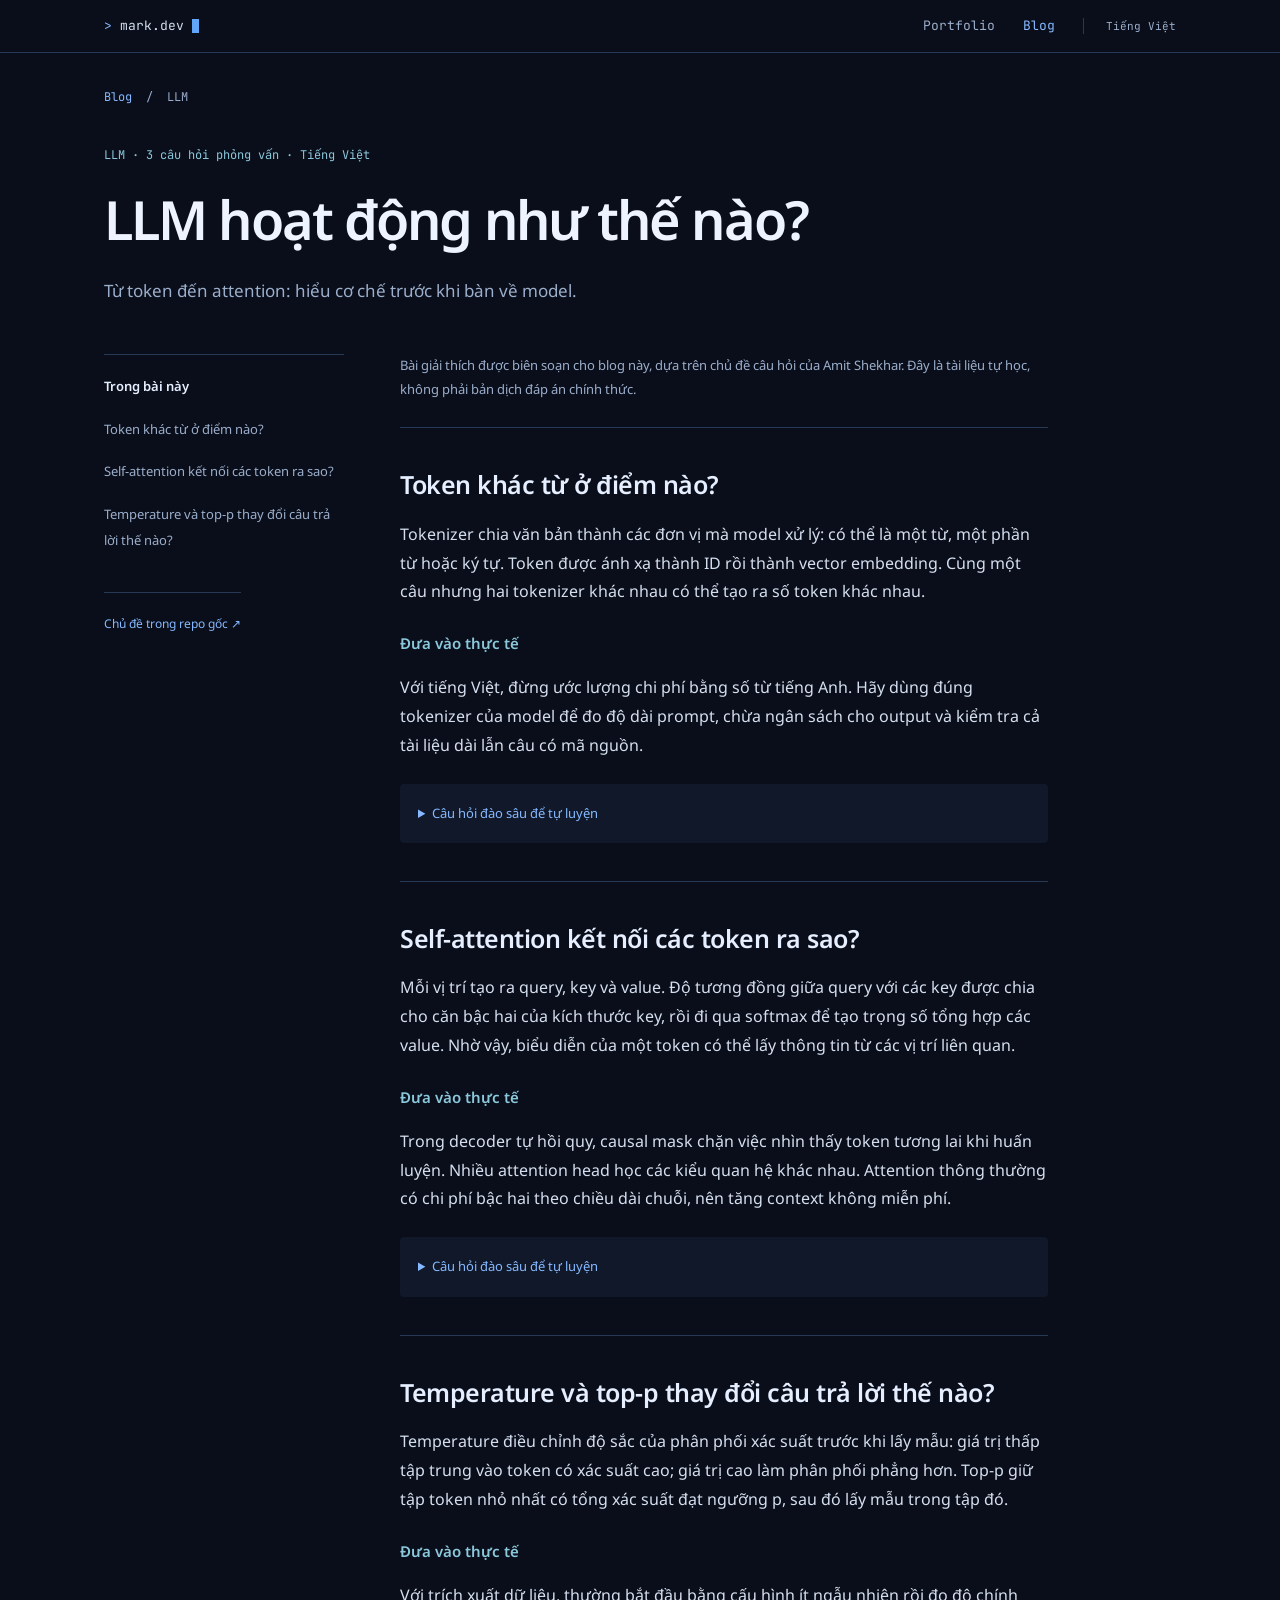
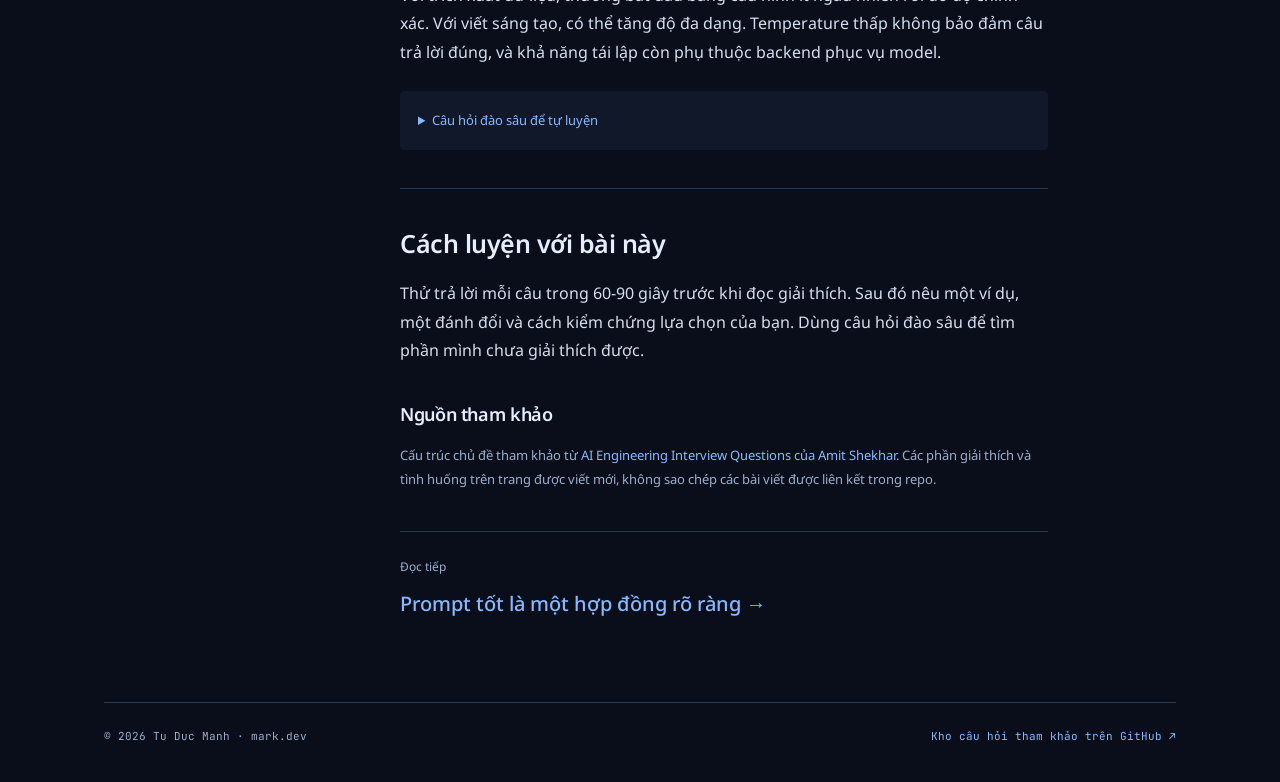
<file: blog/llm-fundamentals.html>
<!DOCTYPE html>
<html lang="vi">
<head><meta charset="utf-8"><meta name="viewport" content="width=device-width, initial-scale=1">
<title>LLM hoạt động như thế nào? | mark.dev</title><meta name="description" content="Từ token đến attention: hiểu cơ chế trước khi bàn về model.">
<meta name="theme-color" content="#0a0e1a"><link rel="icon" href="data:image/svg+xml,%3Csvg xmlns='http://www.w3.org/2000/svg' viewBox='0 0 32 32'%3E%3Crect width='32' height='32' rx='6' fill='%230a0e1a'/%3E%3Ctext x='7' y='24' fill='%2360a5fa' font-family='monospace' font-size='24'%3EM%3C/text%3E%3C/svg%3E">
<link rel="preconnect" href="https://fonts.googleapis.com"><link rel="preconnect" href="https://fonts.gstatic.com" crossorigin>
<link href="https://fonts.googleapis.com/css2?family=Silkscreen:wght@400;700&family=JetBrains+Mono:wght@400;500;700&family=Noto+Sans:wght@400;500;600;700&display=swap" rel="stylesheet"><link rel="stylesheet" href="blog.css">
</head>
<body>
<a class="skip-link" href="#main">Đến nội dung chính</a>
<header>
<nav aria-label="Điều hướng chính"><a class="brand" href="../index.html"><span aria-hidden="true">&gt;</span> mark.dev<span class="cursor" aria-hidden="true"></span></a>
<div class="nav-links"><a href="../index.html">Portfolio</a><a href="index.html" aria-current="page">Blog</a><span class="language">Tiếng Việt</span>
</div>
</nav>
</header>
<main id="main">
<div class="breadcrumb"><a href="index.html">Blog</a><span aria-hidden="true">/</span><span>LLM</span>
</div>
<div class="article-heading">
<div class="article-meta">LLM · 3 câu hỏi phỏng vấn · Tiếng Việt
</div>
<h1>LLM hoạt động như thế nào?
</h1>
<p class="intro">Từ token đến attention: hiểu cơ chế trước khi bàn về model.
</p>
</div>
<div class="reading-layout">
<aside class="toc" aria-label="Mục lục">
<p>Trong bài này
</p>
<ol>
<li><a href="#question-1">Token khác từ ở điểm nào?</a>
</li>
<li><a href="#question-2">Self-attention kết nối các token ra sao?</a>
</li>
<li><a href="#question-3">Temperature và top-p thay đổi câu trả lời thế nào?</a>
</li>
</ol><a class="source-link" href="https://github.com/amitshekhariitbhu/ai-engineering-interview-questions#llm-fundamentals">Chủ đề trong repo gốc ↗</a>
</aside>
<article class="prose">
<p class="editor-note">Bài giải thích được biên soạn cho blog này, dựa trên chủ đề câu hỏi của Amit Shekhar. Đây là tài liệu tự học, không phải bản dịch đáp án chính thức.
</p>
<section class="answer" id="question-1">
<h2>Token khác từ ở điểm nào?
</h2>
<p>Tokenizer chia văn bản thành các đơn vị mà model xử lý: có thể là một từ, một phần từ hoặc ký tự. Token được ánh xạ thành ID rồi thành vector embedding. Cùng một câu nhưng hai tokenizer khác nhau có thể tạo ra số token khác nhau.
</p>
<h3>Đưa vào thực tế
</h3>
<p>Với tiếng Việt, đừng ước lượng chi phí bằng số từ tiếng Anh. Hãy dùng đúng tokenizer của model để đo độ dài prompt, chừa ngân sách cho output và kiểm tra cả tài liệu dài lẫn câu có mã nguồn.
</p>
<details>
<summary>Câu hỏi đào sâu để tự luyện
</summary>
<p>Vì sao cùng một tài liệu lại tốn số token khác nhau giữa các model?
</p>
</details>
</section>
<section class="answer" id="question-2">
<h2>Self-attention kết nối các token ra sao?
</h2>
<p>Mỗi vị trí tạo ra query, key và value. Độ tương đồng giữa query với các key được chia cho căn bậc hai của kích thước key, rồi đi qua softmax để tạo trọng số tổng hợp các value. Nhờ vậy, biểu diễn của một token có thể lấy thông tin từ các vị trí liên quan.
</p>
<h3>Đưa vào thực tế
</h3>
<p>Trong decoder tự hồi quy, causal mask chặn việc nhìn thấy token tương lai khi huấn luyện. Nhiều attention head học các kiểu quan hệ khác nhau. Attention thông thường có chi phí bậc hai theo chiều dài chuỗi, nên tăng context không miễn phí.
</p>
<details>
<summary>Câu hỏi đào sâu để tự luyện
</summary>
<p>Nếu bỏ causal mask khi huấn luyện model sinh văn bản, điều gì xảy ra?
</p>
</details>
</section>
<section class="answer" id="question-3">
<h2>Temperature và top-p thay đổi câu trả lời thế nào?
</h2>
<p>Temperature điều chỉnh độ sắc của phân phối xác suất trước khi lấy mẫu: giá trị thấp tập trung vào token có xác suất cao; giá trị cao làm phân phối phẳng hơn. Top-p giữ tập token nhỏ nhất có tổng xác suất đạt ngưỡng p, sau đó lấy mẫu trong tập đó.
</p>
<h3>Đưa vào thực tế
</h3>
<p>Với trích xuất dữ liệu, thường bắt đầu bằng cấu hình ít ngẫu nhiên rồi đo độ chính xác. Với viết sáng tạo, có thể tăng độ đa dạng. Temperature thấp không bảo đảm câu trả lời đúng, và khả năng tái lập còn phụ thuộc backend phục vụ model.
</p>
<details>
<summary>Câu hỏi đào sâu để tự luyện
</summary>
<p>Tại sao đặt temperature thấp vẫn không ngăn được hallucination?
</p>
</details>
</section>
<section class="takeaway">
<h2>Cách luyện với bài này
</h2>
<p>Thử trả lời mỗi câu trong 60-90 giây trước khi đọc giải thích. Sau đó nêu một ví dụ, một đánh đổi và cách kiểm chứng lựa chọn của bạn. Dùng câu hỏi đào sâu để tìm phần mình chưa giải thích được.
</p>
</section>
<div class="article-source">
<h2>Nguồn tham khảo
</h2>
<p>Cấu trúc chủ đề tham khảo từ <a href="https://github.com/amitshekhariitbhu/ai-engineering-interview-questions">AI Engineering Interview Questions của Amit Shekhar</a>. Các phần giải thích và tình huống trên trang được viết mới, không sao chép các bài viết được liên kết trong repo.
</p>
</div><a class="next-post" href="prompt-engineering.html"><span>Đọc tiếp</span><strong>Prompt tốt là một hợp đồng rõ ràng →</strong></a>
</article>
</div>
</main>
<footer><span>© 2026 Tu Duc Manh · mark.dev</span><a href="https://github.com/amitshekhariitbhu/ai-engineering-interview-questions">Kho câu hỏi tham khảo trên GitHub ↗</a>
</footer>
</body></html>
</file>
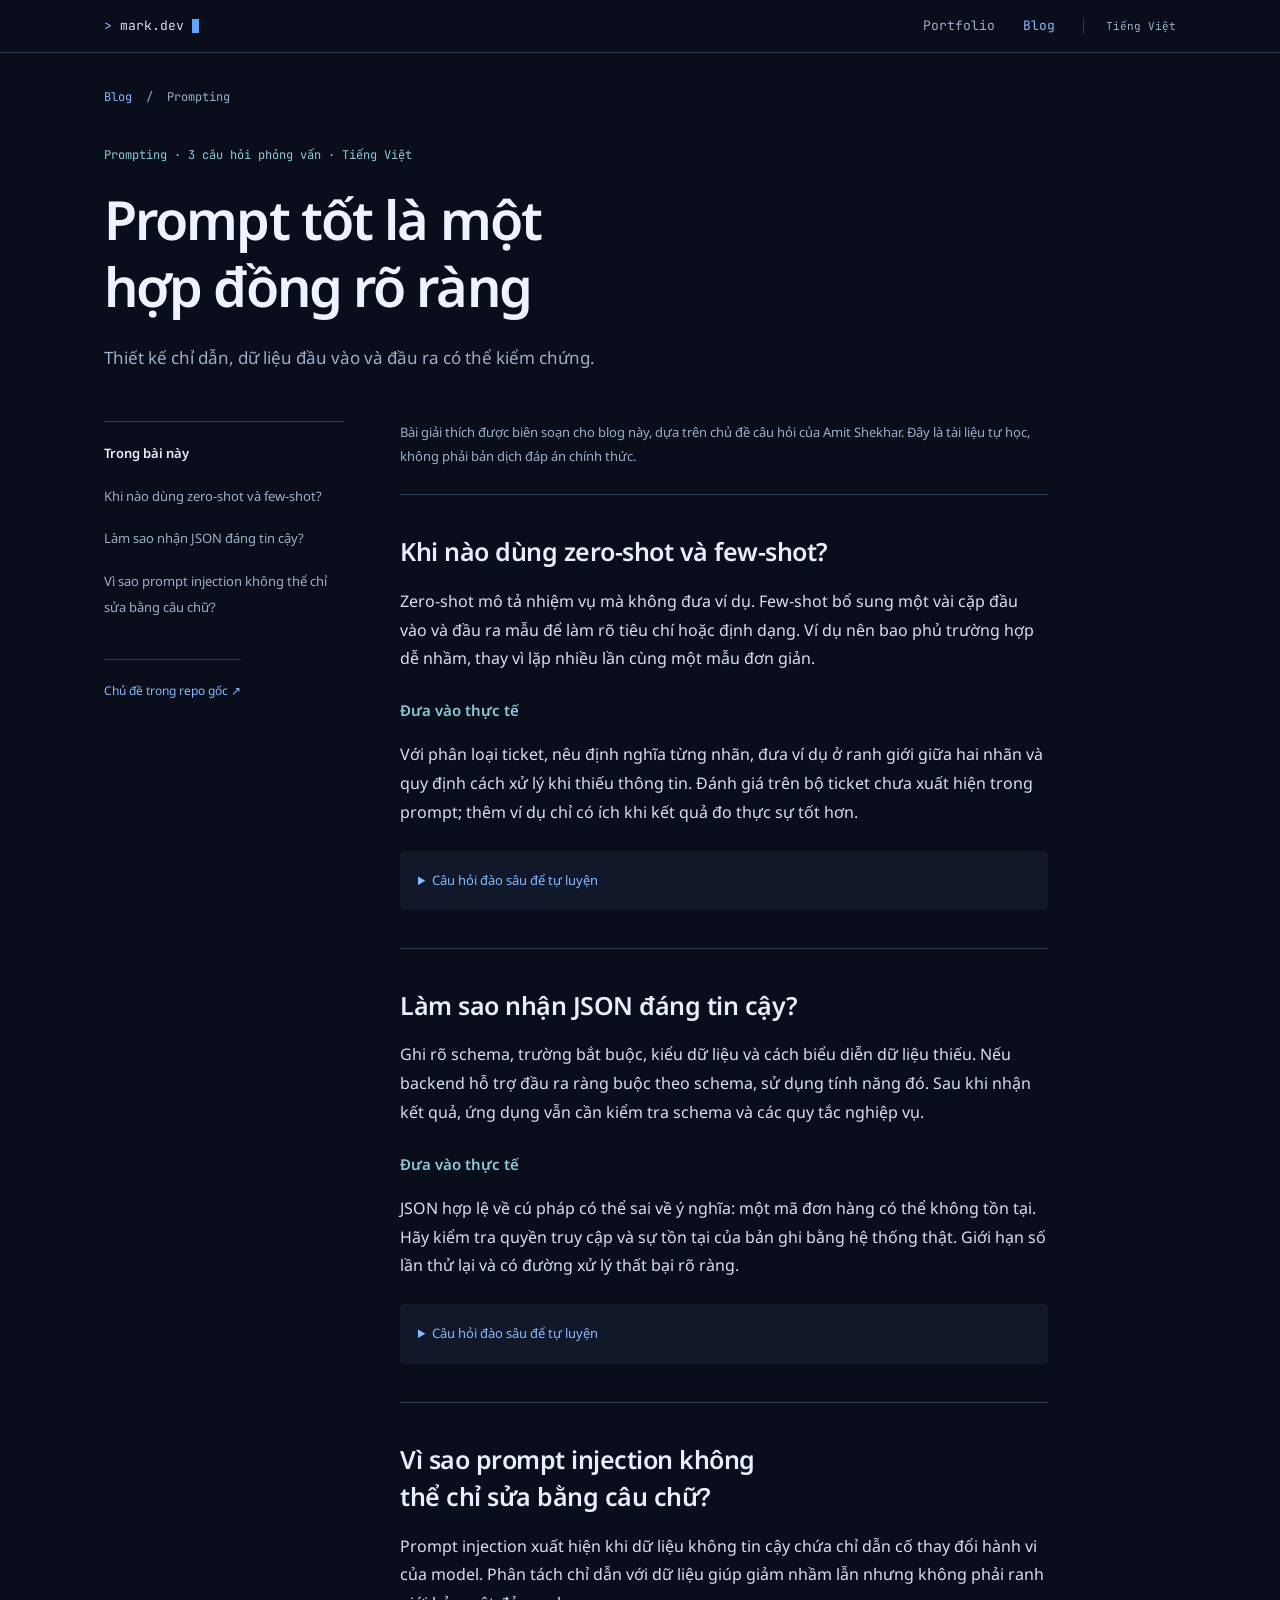
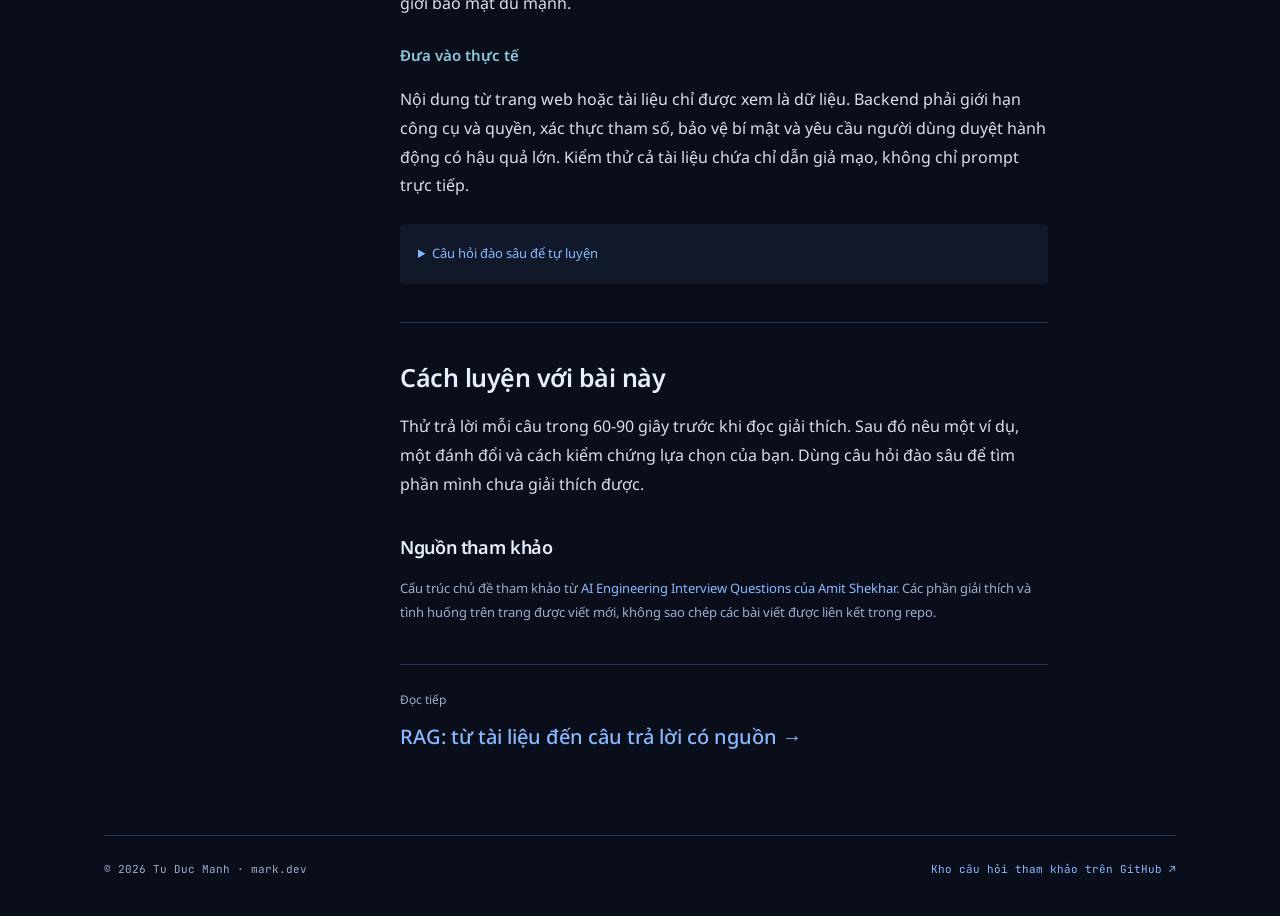
<file: blog/prompt-engineering.html>
<!DOCTYPE html>
<html lang="vi">
<head><meta charset="utf-8"><meta name="viewport" content="width=device-width, initial-scale=1">
<title>Prompt tốt là một hợp đồng rõ ràng | mark.dev</title><meta name="description" content="Thiết kế chỉ dẫn, dữ liệu đầu vào và đầu ra có thể kiểm chứng.">
<meta name="theme-color" content="#0a0e1a"><link rel="icon" href="data:image/svg+xml,%3Csvg xmlns='http://www.w3.org/2000/svg' viewBox='0 0 32 32'%3E%3Crect width='32' height='32' rx='6' fill='%230a0e1a'/%3E%3Ctext x='7' y='24' fill='%2360a5fa' font-family='monospace' font-size='24'%3EM%3C/text%3E%3C/svg%3E">
<link rel="preconnect" href="https://fonts.googleapis.com"><link rel="preconnect" href="https://fonts.gstatic.com" crossorigin>
<link href="https://fonts.googleapis.com/css2?family=Silkscreen:wght@400;700&family=JetBrains+Mono:wght@400;500;700&family=Noto+Sans:wght@400;500;600;700&display=swap" rel="stylesheet"><link rel="stylesheet" href="blog.css">
</head>
<body>
<a class="skip-link" href="#main">Đến nội dung chính</a>
<header>
<nav aria-label="Điều hướng chính"><a class="brand" href="../index.html"><span aria-hidden="true">&gt;</span> mark.dev<span class="cursor" aria-hidden="true"></span></a>
<div class="nav-links"><a href="../index.html">Portfolio</a><a href="index.html" aria-current="page">Blog</a><span class="language">Tiếng Việt</span>
</div>
</nav>
</header>
<main id="main">
<div class="breadcrumb"><a href="index.html">Blog</a><span aria-hidden="true">/</span><span>Prompting</span>
</div>
<div class="article-heading">
<div class="article-meta">Prompting · 3 câu hỏi phỏng vấn · Tiếng Việt
</div>
<h1>Prompt tốt là một hợp đồng rõ ràng
</h1>
<p class="intro">Thiết kế chỉ dẫn, dữ liệu đầu vào và đầu ra có thể kiểm chứng.
</p>
</div>
<div class="reading-layout">
<aside class="toc" aria-label="Mục lục">
<p>Trong bài này
</p>
<ol>
<li><a href="#question-1">Khi nào dùng zero-shot và few-shot?</a>
</li>
<li><a href="#question-2">Làm sao nhận JSON đáng tin cậy?</a>
</li>
<li><a href="#question-3">Vì sao prompt injection không thể chỉ sửa bằng câu chữ?</a>
</li>
</ol><a class="source-link" href="https://github.com/amitshekhariitbhu/ai-engineering-interview-questions#prompt-engineering">Chủ đề trong repo gốc ↗</a>
</aside>
<article class="prose">
<p class="editor-note">Bài giải thích được biên soạn cho blog này, dựa trên chủ đề câu hỏi của Amit Shekhar. Đây là tài liệu tự học, không phải bản dịch đáp án chính thức.
</p>
<section class="answer" id="question-1">
<h2>Khi nào dùng zero-shot và few-shot?
</h2>
<p>Zero-shot mô tả nhiệm vụ mà không đưa ví dụ. Few-shot bổ sung một vài cặp đầu vào và đầu ra mẫu để làm rõ tiêu chí hoặc định dạng. Ví dụ nên bao phủ trường hợp dễ nhầm, thay vì lặp nhiều lần cùng một mẫu đơn giản.
</p>
<h3>Đưa vào thực tế
</h3>
<p>Với phân loại ticket, nêu định nghĩa từng nhãn, đưa ví dụ ở ranh giới giữa hai nhãn và quy định cách xử lý khi thiếu thông tin. Đánh giá trên bộ ticket chưa xuất hiện trong prompt; thêm ví dụ chỉ có ích khi kết quả đo thực sự tốt hơn.
</p>
<details>
<summary>Câu hỏi đào sâu để tự luyện
</summary>
<p>Bạn sẽ chọn ví dụ nào nếu hai nhãn thường xuyên bị nhầm?
</p>
</details>
</section>
<section class="answer" id="question-2">
<h2>Làm sao nhận JSON đáng tin cậy?
</h2>
<p>Ghi rõ schema, trường bắt buộc, kiểu dữ liệu và cách biểu diễn dữ liệu thiếu. Nếu backend hỗ trợ đầu ra ràng buộc theo schema, sử dụng tính năng đó. Sau khi nhận kết quả, ứng dụng vẫn cần kiểm tra schema và các quy tắc nghiệp vụ.
</p>
<h3>Đưa vào thực tế
</h3>
<p>JSON hợp lệ về cú pháp có thể sai về ý nghĩa: một mã đơn hàng có thể không tồn tại. Hãy kiểm tra quyền truy cập và sự tồn tại của bản ghi bằng hệ thống thật. Giới hạn số lần thử lại và có đường xử lý thất bại rõ ràng.
</p>
<details>
<summary>Câu hỏi đào sâu để tự luyện
</summary>
<p>Nếu model trả JSON đúng schema nhưng sai mã khách hàng, bạn kiểm tra ở đâu?
</p>
</details>
</section>
<section class="answer" id="question-3">
<h2>Vì sao prompt injection không thể chỉ sửa bằng câu chữ?
</h2>
<p>Prompt injection xuất hiện khi dữ liệu không tin cậy chứa chỉ dẫn cố thay đổi hành vi của model. Phân tách chỉ dẫn với dữ liệu giúp giảm nhầm lẫn nhưng không phải ranh giới bảo mật đủ mạnh.
</p>
<h3>Đưa vào thực tế
</h3>
<p>Nội dung từ trang web hoặc tài liệu chỉ được xem là dữ liệu. Backend phải giới hạn công cụ và quyền, xác thực tham số, bảo vệ bí mật và yêu cầu người dùng duyệt hành động có hậu quả lớn. Kiểm thử cả tài liệu chứa chỉ dẫn giả mạo, không chỉ prompt trực tiếp.
</p>
<details>
<summary>Câu hỏi đào sâu để tự luyện
</summary>
<p>Nếu tài liệu yêu cầu agent gửi dữ liệu ra một URL lạ, lớp nào phải chặn?
</p>
</details>
</section>
<section class="takeaway">
<h2>Cách luyện với bài này
</h2>
<p>Thử trả lời mỗi câu trong 60-90 giây trước khi đọc giải thích. Sau đó nêu một ví dụ, một đánh đổi và cách kiểm chứng lựa chọn của bạn. Dùng câu hỏi đào sâu để tìm phần mình chưa giải thích được.
</p>
</section>
<div class="article-source">
<h2>Nguồn tham khảo
</h2>
<p>Cấu trúc chủ đề tham khảo từ <a href="https://github.com/amitshekhariitbhu/ai-engineering-interview-questions">AI Engineering Interview Questions của Amit Shekhar</a>. Các phần giải thích và tình huống trên trang được viết mới, không sao chép các bài viết được liên kết trong repo.
</p>
</div><a class="next-post" href="rag-pipeline.html"><span>Đọc tiếp</span><strong>RAG: từ tài liệu đến câu trả lời có nguồn →</strong></a>
</article>
</div>
</main>
<footer><span>© 2026 Tu Duc Manh · mark.dev</span><a href="https://github.com/amitshekhariitbhu/ai-engineering-interview-questions">Kho câu hỏi tham khảo trên GitHub ↗</a>
</footer>
</body></html>
</file>
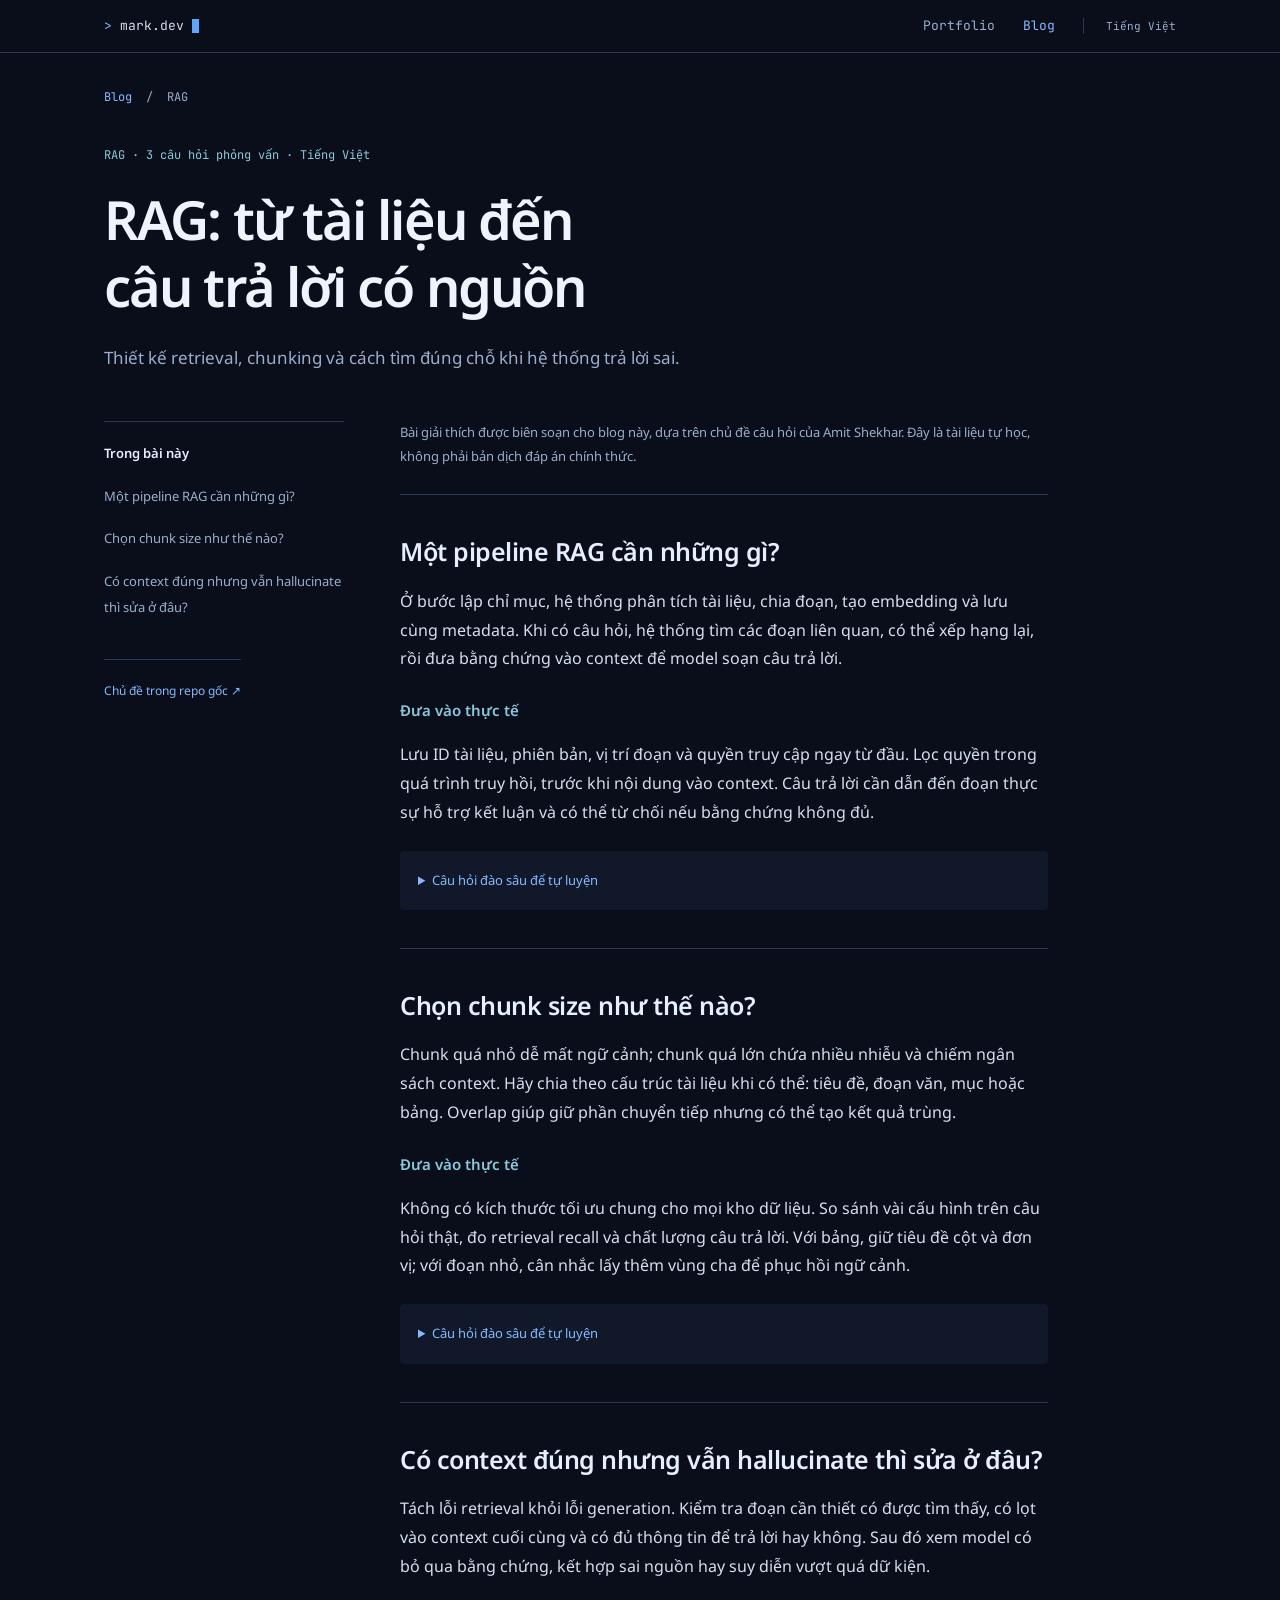
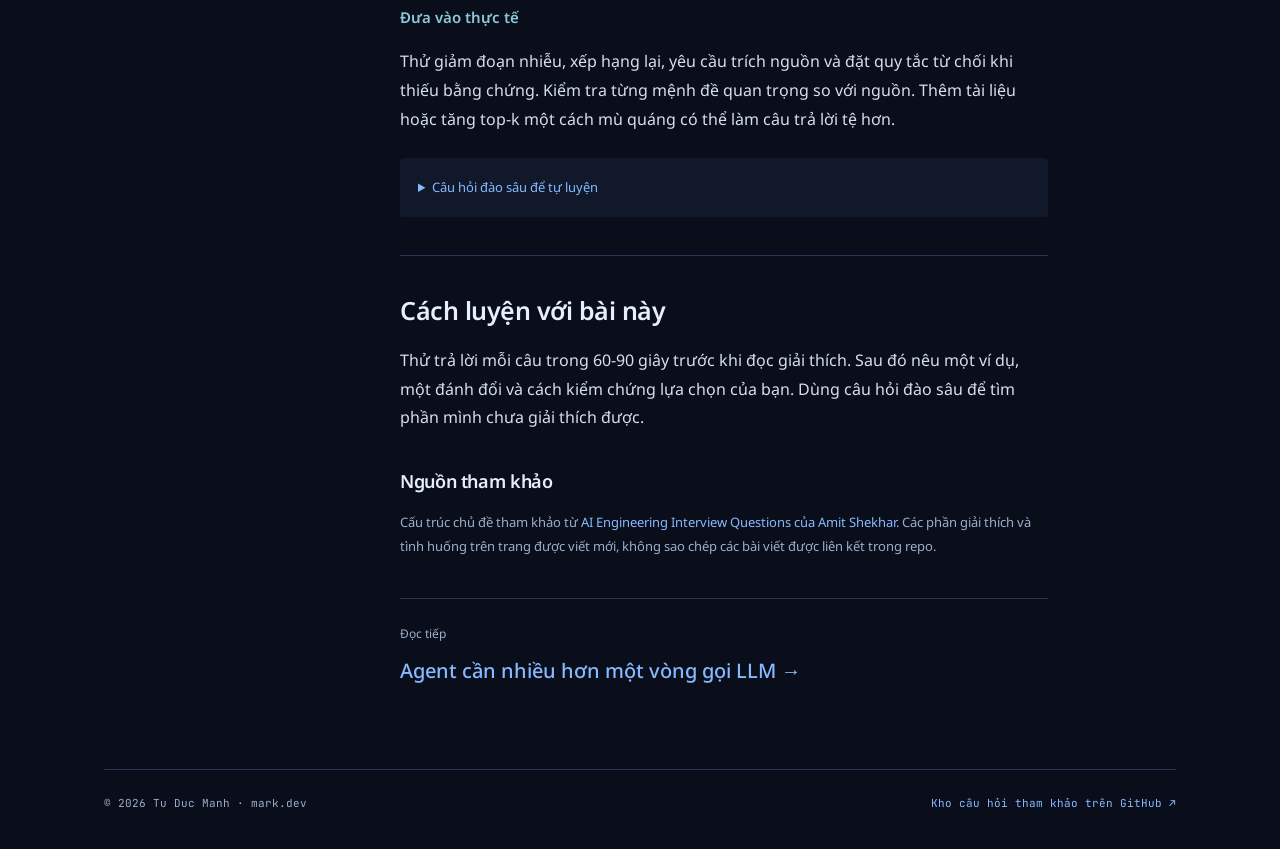
<file: blog/rag-pipeline.html>
<!DOCTYPE html>
<html lang="vi">
<head><meta charset="utf-8"><meta name="viewport" content="width=device-width, initial-scale=1">
<title>RAG: từ tài liệu đến câu trả lời có nguồn | mark.dev</title><meta name="description" content="Thiết kế retrieval, chunking và cách tìm đúng chỗ khi hệ thống trả lời sai.">
<meta name="theme-color" content="#0a0e1a"><link rel="icon" href="data:image/svg+xml,%3Csvg xmlns='http://www.w3.org/2000/svg' viewBox='0 0 32 32'%3E%3Crect width='32' height='32' rx='6' fill='%230a0e1a'/%3E%3Ctext x='7' y='24' fill='%2360a5fa' font-family='monospace' font-size='24'%3EM%3C/text%3E%3C/svg%3E">
<link rel="preconnect" href="https://fonts.googleapis.com"><link rel="preconnect" href="https://fonts.gstatic.com" crossorigin>
<link href="https://fonts.googleapis.com/css2?family=Silkscreen:wght@400;700&family=JetBrains+Mono:wght@400;500;700&family=Noto+Sans:wght@400;500;600;700&display=swap" rel="stylesheet"><link rel="stylesheet" href="blog.css">
</head>
<body>
<a class="skip-link" href="#main">Đến nội dung chính</a>
<header>
<nav aria-label="Điều hướng chính"><a class="brand" href="../index.html"><span aria-hidden="true">&gt;</span> mark.dev<span class="cursor" aria-hidden="true"></span></a>
<div class="nav-links"><a href="../index.html">Portfolio</a><a href="index.html" aria-current="page">Blog</a><span class="language">Tiếng Việt</span>
</div>
</nav>
</header>
<main id="main">
<div class="breadcrumb"><a href="index.html">Blog</a><span aria-hidden="true">/</span><span>RAG</span>
</div>
<div class="article-heading">
<div class="article-meta">RAG · 3 câu hỏi phỏng vấn · Tiếng Việt
</div>
<h1>RAG: từ tài liệu đến câu trả lời có nguồn
</h1>
<p class="intro">Thiết kế retrieval, chunking và cách tìm đúng chỗ khi hệ thống trả lời sai.
</p>
</div>
<div class="reading-layout">
<aside class="toc" aria-label="Mục lục">
<p>Trong bài này
</p>
<ol>
<li><a href="#question-1">Một pipeline RAG cần những gì?</a>
</li>
<li><a href="#question-2">Chọn chunk size như thế nào?</a>
</li>
<li><a href="#question-3">Có context đúng nhưng vẫn hallucinate thì sửa ở đâu?</a>
</li>
</ol><a class="source-link" href="https://github.com/amitshekhariitbhu/ai-engineering-interview-questions#retrieval-augmented-generation-rag">Chủ đề trong repo gốc ↗</a>
</aside>
<article class="prose">
<p class="editor-note">Bài giải thích được biên soạn cho blog này, dựa trên chủ đề câu hỏi của Amit Shekhar. Đây là tài liệu tự học, không phải bản dịch đáp án chính thức.
</p>
<section class="answer" id="question-1">
<h2>Một pipeline RAG cần những gì?
</h2>
<p>Ở bước lập chỉ mục, hệ thống phân tích tài liệu, chia đoạn, tạo embedding và lưu cùng metadata. Khi có câu hỏi, hệ thống tìm các đoạn liên quan, có thể xếp hạng lại, rồi đưa bằng chứng vào context để model soạn câu trả lời.
</p>
<h3>Đưa vào thực tế
</h3>
<p>Lưu ID tài liệu, phiên bản, vị trí đoạn và quyền truy cập ngay từ đầu. Lọc quyền trong quá trình truy hồi, trước khi nội dung vào context. Câu trả lời cần dẫn đến đoạn thực sự hỗ trợ kết luận và có thể từ chối nếu bằng chứng không đủ.
</p>
<details>
<summary>Câu hỏi đào sâu để tự luyện
</summary>
<p>Làm thế nào để người dùng A không nhận được tài liệu riêng của người dùng B?
</p>
</details>
</section>
<section class="answer" id="question-2">
<h2>Chọn chunk size như thế nào?
</h2>
<p>Chunk quá nhỏ dễ mất ngữ cảnh; chunk quá lớn chứa nhiều nhiễu và chiếm ngân sách context. Hãy chia theo cấu trúc tài liệu khi có thể: tiêu đề, đoạn văn, mục hoặc bảng. Overlap giúp giữ phần chuyển tiếp nhưng có thể tạo kết quả trùng.
</p>
<h3>Đưa vào thực tế
</h3>
<p>Không có kích thước tối ưu chung cho mọi kho dữ liệu. So sánh vài cấu hình trên câu hỏi thật, đo retrieval recall và chất lượng câu trả lời. Với bảng, giữ tiêu đề cột và đơn vị; với đoạn nhỏ, cân nhắc lấy thêm vùng cha để phục hồi ngữ cảnh.
</p>
<details>
<summary>Câu hỏi đào sâu để tự luyện
</summary>
<p>Bạn sẽ kiểm chứng chunk mới tốt hơn bằng chỉ số nào?
</p>
</details>
</section>
<section class="answer" id="question-3">
<h2>Có context đúng nhưng vẫn hallucinate thì sửa ở đâu?
</h2>
<p>Tách lỗi retrieval khỏi lỗi generation. Kiểm tra đoạn cần thiết có được tìm thấy, có lọt vào context cuối cùng và có đủ thông tin để trả lời hay không. Sau đó xem model có bỏ qua bằng chứng, kết hợp sai nguồn hay suy diễn vượt quá dữ kiện.
</p>
<h3>Đưa vào thực tế
</h3>
<p>Thử giảm đoạn nhiễu, xếp hạng lại, yêu cầu trích nguồn và đặt quy tắc từ chối khi thiếu bằng chứng. Kiểm tra từng mệnh đề quan trọng so với nguồn. Thêm tài liệu hoặc tăng top-k một cách mù quáng có thể làm câu trả lời tệ hơn.
</p>
<details>
<summary>Câu hỏi đào sâu để tự luyện
</summary>
<p>Bạn phân biệt lỗi tìm kiếm với lỗi tổng hợp câu trả lời bằng cách nào?
</p>
</details>
</section>
<section class="takeaway">
<h2>Cách luyện với bài này
</h2>
<p>Thử trả lời mỗi câu trong 60-90 giây trước khi đọc giải thích. Sau đó nêu một ví dụ, một đánh đổi và cách kiểm chứng lựa chọn của bạn. Dùng câu hỏi đào sâu để tìm phần mình chưa giải thích được.
</p>
</section>
<div class="article-source">
<h2>Nguồn tham khảo
</h2>
<p>Cấu trúc chủ đề tham khảo từ <a href="https://github.com/amitshekhariitbhu/ai-engineering-interview-questions">AI Engineering Interview Questions của Amit Shekhar</a>. Các phần giải thích và tình huống trên trang được viết mới, không sao chép các bài viết được liên kết trong repo.
</p>
</div><a class="next-post" href="ai-agents.html"><span>Đọc tiếp</span><strong>Agent cần nhiều hơn một vòng gọi LLM →</strong></a>
</article>
</div>
</main>
<footer><span>© 2026 Tu Duc Manh · mark.dev</span><a href="https://github.com/amitshekhariitbhu/ai-engineering-interview-questions">Kho câu hỏi tham khảo trên GitHub ↗</a>
</footer>
</body></html>
</file>
<file: blog/blog.css>
:root { color-scheme: dark; --bg: #0a0e1a; --surface: #10182a; --text: #d5dfef; --muted: #9baecb; --blue: #86b9ff; --line: #263a56; --mono: 'JetBrains Mono', monospace; }
* { box-sizing: border-box; }
html { scroll-behavior: smooth; scroll-padding-top: 92px; }
body { margin: 0; background: var(--bg); color: var(--text); font: 16px/1.8 'Noto Sans', sans-serif; -webkit-font-smoothing: antialiased; }
a { color: var(--blue); text-decoration: none; text-underline-offset: 5px; }
a:hover { color: #c1dbff; text-decoration: underline; }
button, input { font: inherit; }
button { cursor: pointer; }
:focus-visible { outline: 2px solid #86b9ff; outline-offset: 5px; }
::selection { background: #284c7d; color: #fff; }
::placeholder { color: #9baecb; }
[hidden] { display: none !important; }
.skip-link { position: absolute; left: 20px; top: -100px; z-index: 10; background: var(--surface); padding: 8px 16px; }
.skip-link:focus { top: 8px; }
header { border-bottom: 1px solid var(--line); background: var(--bg); position: sticky; top: 0; z-index: 5; }
nav { max-width: 1120px; padding: 16px 24px; margin: auto; display: flex; align-items: center; justify-content: space-between; gap: 24px; font: 13px/1.5 var(--mono); }
.brand { color: var(--text); display: flex; align-items: center; gap: 8px; white-space: nowrap; }
.brand > span:first-child { color: var(--blue); }
.cursor { height: 14px; width: 7px; background: #60a5fa; }
.nav-links { display: flex; gap: 28px; align-items: center; }
.nav-links a { color: var(--muted); }
.nav-links [aria-current] { color: var(--blue); }
.language { color: var(--muted); font-size: 11px; border-left: 1px solid var(--line); padding-left: 22px; }
main { max-width: 1120px; margin: auto; padding: 0 24px 80px; }
h1, h2, h3, p { margin: 0; }
h1 { font-size: clamp(32px, 4.6vw, 54px); line-height: 1.24; letter-spacing: -.035em; font-weight: 600; color: #eef4ff; text-wrap: balance; }
.blog-heading { display: grid; grid-template-columns: minmax(0, 1fr) 260px; align-items: center; gap: 64px; padding: 80px 0 64px; }
.blog-heading h1 { font: 400 clamp(26px, 3.5vw, 44px)/1.45 'Silkscreen', monospace; letter-spacing: -.025em; }
.blog-heading h1 > span { color: var(--blue); }
.heading-dot { color: #22d3ee; }
.intro { font-size: 17px; color: var(--muted); line-height: 1.85; margin-top: 22px; max-width: 62ch; }
.source-link { display: inline-block; font-size: 12px; margin-top: 24px; }
.study-note { background: var(--surface); border: 1px solid var(--line); padding: 22px 24px; border-radius: 6px; }
.terminal-label { font: 11px var(--mono); color: var(--blue); }
.study-note p { margin: 20px 0; font-size: 18px; color: var(--muted); line-height: 1.7; }
.study-note strong { color: #edf4ff; font-weight: 500; }
.note-caption { font: 11px var(--mono); color: var(--muted); }
.library { border-top: 1px solid var(--line); padding-top: 32px; }
.library-heading { display: flex; align-items: baseline; justify-content: space-between; gap: 20px; margin-bottom: 24px; }
.library-heading h2 { font-size: 20px; font-weight: 500; }
#result-count { font: 12px var(--mono); color: var(--muted); white-space: nowrap; }
.search-form label { display: block; font-size: 13px; color: var(--muted); margin-bottom: 8px; }
input[type='search'] { width: 100%; border: 1px solid #3f5675; border-radius: 4px; color: var(--text); background: var(--surface); padding: 13px 16px; caret-color: var(--blue); }
.filters { display: flex; gap: 8px; flex-wrap: wrap; margin: 18px 0 32px; }
.filters button, #reset-search { color: var(--muted); border: 1px solid var(--line); border-radius: 4px; background: transparent; padding: 9px 13px; font: 12px/1.7 var(--mono); min-height: 42px; }
.filters button:hover, #reset-search:hover { border-color: var(--blue); color: #eef4ff; }
.filters [aria-pressed='true'] { background: #1c3457; border-color: #649ee7; color: #d5e7ff; }
.post-row { display: grid; grid-template-columns: 132px minmax(0, 1fr) 44px; gap: 24px; padding: 30px 0; align-items: start; border-bottom: 1px solid var(--line); }
.post-topic { font: 12px/1.8 var(--mono); color: #8cc8db; padding-top: 4px; }
.post-row h2 { font-size: 22px; line-height: 1.45; font-weight: 500; text-wrap: balance; }
.post-row h2 a { color: #e6efff; }
.post-row h2 a:hover { color: var(--blue); }
.post-row p { color: var(--muted); font-size: 14px; margin-top: 9px; }
.post-meta { font-size: 11px; color: var(--muted); display: inline-block; margin-top: 14px; }
.read-link { display: flex; align-items: center; justify-content: center; min-height: 44px; }
#empty-state { text-align: center; padding: 48px 16px; border-bottom: 1px solid var(--line); }
#empty-state p { color: var(--muted); margin: 12px 0 24px; }
footer { max-width: 1072px; margin: auto; padding: 24px 0 36px; border-top: 1px solid var(--line); display: flex; justify-content: space-between; gap: 16px; font: 11px/1.8 var(--mono); color: var(--muted); }
.breadcrumb { display: flex; gap: 14px; color: var(--muted); font: 12px var(--mono); padding-top: 36px; }
.article-heading { padding: 40px 0 48px; max-width: 850px; }
.article-meta { font: 12px/1.8 var(--mono); color: #8cc8db; margin-bottom: 20px; }
.reading-layout { display: grid; grid-template-columns: 240px minmax(0, 1fr); gap: 56px; align-items: start; }
.toc { position: sticky; top: 100px; border-top: 1px solid var(--line); padding-top: 20px; }
.toc > p { color: #e6efff; font-size: 13px; font-weight: 600; }
.toc ol { list-style: none; padding: 0; margin: 16px 0 0; }
.toc li { margin-bottom: 16px; line-height: 1.65; }
.toc li a { color: var(--muted); font-size: 13px; }
.toc .source-link { border-top: 1px solid var(--line); padding-top: 20px; }
.prose { max-width: 72ch; min-width: 0; }
.editor-note { color: var(--muted); font-size: 13px; border-bottom: 1px solid var(--line); padding-bottom: 26px; }
.answer { padding: 38px 0; border-bottom: 1px solid var(--line); }
.prose h2 { font-size: 25px; font-weight: 600; line-height: 1.5; letter-spacing: -.02em; color: #e6efff; text-wrap: balance; }
.prose h3 { font-size: 15px; color: #8cc8db; font-weight: 600; margin-top: 24px; }
.prose p { margin-top: 16px; }
.prose .editor-note { margin-top: 0; }
details { margin-top: 24px; background: var(--surface); border-radius: 4px; padding: 14px 18px; }
summary { cursor: pointer; color: var(--blue); font-size: 13px; padding: 4px 0; }
details p { font-size: 14px; }
.takeaway, .article-source { padding-top: 36px; }
.article-source p { color: var(--muted); font-size: 13px; }
.article-source h2 { font-size: 18px; }
.next-post { display: flex; flex-direction: column; gap: 8px; margin-top: 40px; border-top: 1px solid var(--line); padding-top: 24px; }
.next-post span { font-size: 12px; color: var(--muted); }
.next-post strong { font-size: 20px; font-weight: 500; }
@media (max-width: 760px) {
  .blog-heading { grid-template-columns: 1fr; gap: 28px; padding: 48px 0 40px; }
  .study-note { max-width: 100%; }
  .study-note p { margin: 12px 0; font-size: 16px; }
  .study-note p br { display: none; }
  .study-note strong { margin-right: 5px; }
  .reading-layout { grid-template-columns: 1fr; gap: 30px; }
  .toc { position: static; }
  .toc li { margin-bottom: 10px; }
  .toc .source-link { margin-top: 8px; }
  .article-heading { padding-bottom: 32px; }
  footer { margin: 0 24px; flex-direction: column; gap: 8px; }
}
@media (max-width: 480px) {
  nav { padding: 16px 20px; gap: 12px; }
  .nav-links { gap: 16px; }
  .language { display: none; }
  main { padding: 0 20px 56px; }
  .library-heading { align-items: start; gap: 12px; }
  .library-heading h2 { font-size: 18px; }
  .post-row { grid-template-columns: minmax(0,1fr) 32px; gap: 8px 12px; padding: 24px 0; }
  .post-topic { grid-column: 1/-1; }
  .post-row h2 { font-size: 20px; }
  .intro { font-size: 16px; }
  .prose h2 { font-size: 23px; }
  .article-meta { font-size: 11px; }
}
@media (prefers-reduced-motion: reduce) { html { scroll-behavior: auto; } }

/* Full upstream question bank */
.bank-context { color: var(--muted); max-width: 78ch; margin: 0 0 32px; font-size: 14px; }
.topic-picker { display: flex; align-items: center; gap: 16px; margin: 18px 0 32px; }
.topic-picker label { font-size: 13px; color: var(--muted); flex-shrink: 0; }
.topic-picker select { min-width: 0; max-width: 100%; padding: 12px; color: var(--text); background: var(--surface); border: 1px solid #3f5675; border-radius: 4px; font: inherit; }
.bank-layout { display: grid; grid-template-columns: 240px minmax(0, 1fr); gap: 40px; align-items: start; }
.bank-toc { max-height: calc(100dvh - 120px); overflow-y: auto; scrollbar-width: thin; scrollbar-color: #3f5675 var(--bg); padding-right: 8px; }
.bank-toc a { display: flex; gap: 8px; justify-content: space-between; }
.bank-toc a span { color: var(--blue); font-size: 11px; font-variant-numeric: tabular-nums; }
.question-bank { min-width: 0; }
.question-section { scroll-margin-top: 90px; padding-bottom: 48px; }
.question-section-heading { display: flex; gap: 16px; align-items: baseline; justify-content: space-between; padding: 18px 0; border-top: 1px solid var(--line); }
.question-section h2 { color: #e6efff; font-size: 24px; font-weight: 600; line-height: 1.45; text-wrap: balance; }
.section-count { flex-shrink: 0; color: var(--muted); font: 11px var(--mono); }
.section-note { font-size: 14px; color: var(--muted); margin-bottom: 18px; overflow-wrap: anywhere; }
.question-item { margin-top: 10px; padding: 0; scroll-margin-top: 90px; }
.question-item summary { display: grid; grid-template-columns: 28px minmax(0, 1fr) 14px; align-items: baseline; gap: 12px; padding: 17px 18px; font-size: 14px; line-height: 1.8; color: var(--text); list-style: none; overflow-wrap: anywhere; }
.question-item summary::-webkit-details-marker { display: none; }
.question-item summary::after { content: '+'; color: var(--blue); font: 18px var(--mono); }
.question-item[open] summary::after { content: '-'; }
.question-item summary:hover { color: var(--blue); }
.question-number { font: 11px var(--mono); color: #8cc8db; font-variant-numeric: tabular-nums; }
.question-resources { padding: 0 18px 18px 58px; font-size: 13px; overflow-wrap: anywhere; }
.question-resources p { margin: 0 0 12px; }
.missing-answer { color: var(--muted); }
.question-permalink { display: inline-block; font-size: 11px; padding: 5px 0; }
.section-source { display: inline-block; font-size: 12px; margin-top: 20px; }
@media (max-width: 760px) {
  .bank-layout { grid-template-columns: 1fr; gap: 24px; }
  .bank-toc { display: none; }
  .topic-picker { align-items: stretch; flex-direction: column; gap: 8px; }
  .topic-picker select { width: 100%; font-size: 14px; }
}
@media (max-width: 480px) {
  .question-section-heading { flex-direction: column; gap: 8px; }
  .question-section h2 { font-size: 22px; }
  .question-item summary { padding: 14px 12px; gap: 8px; grid-template-columns: 22px minmax(0,1fr) 12px; }
  .question-resources { padding: 0 12px 16px 42px; }
  #result-count { white-space: normal; text-align: right; }
}

.question-resources .quick-answer { color: var(--text); font-size: 15px; line-height: 1.9; margin-bottom: 20px; }
.answer-reading { border-top: 1px solid var(--line); padding-top: 14px; margin-bottom: 12px; }
.answer-reading h3 { color: var(--muted); font-size: 12px; font-weight: 500; margin: 0 0 8px; }
.answer-reading p { font-size: 12px; }

/* Language navigation stays visible on narrow screens. */
.language-switcher { display: flex; gap: 4px; align-items: center; }
.language-switcher a { display: inline-flex; align-items: center; min-height: 44px; padding: 8px 10px; border: 1px solid transparent; border-radius: 4px; font: 12px/1.5 'Noto Sans', 'Noto Sans JP', sans-serif; color: var(--muted); }
.language-switcher [aria-current='page'] { color: var(--blue); border-color: var(--line); background: var(--surface); }
html[lang='ja'] body { font-family: 'Noto Sans JP', 'Noto Sans', sans-serif; line-break: strict; }
@media (max-width: 760px) {
  nav { flex-wrap: wrap; gap: 8px 16px; }
  nav > .nav-links { margin-left: auto; }
  .language-switcher { flex-basis: 100%; justify-content: flex-end; }
  .language-switcher a { padding: 8px 12px; }
}
</file>
